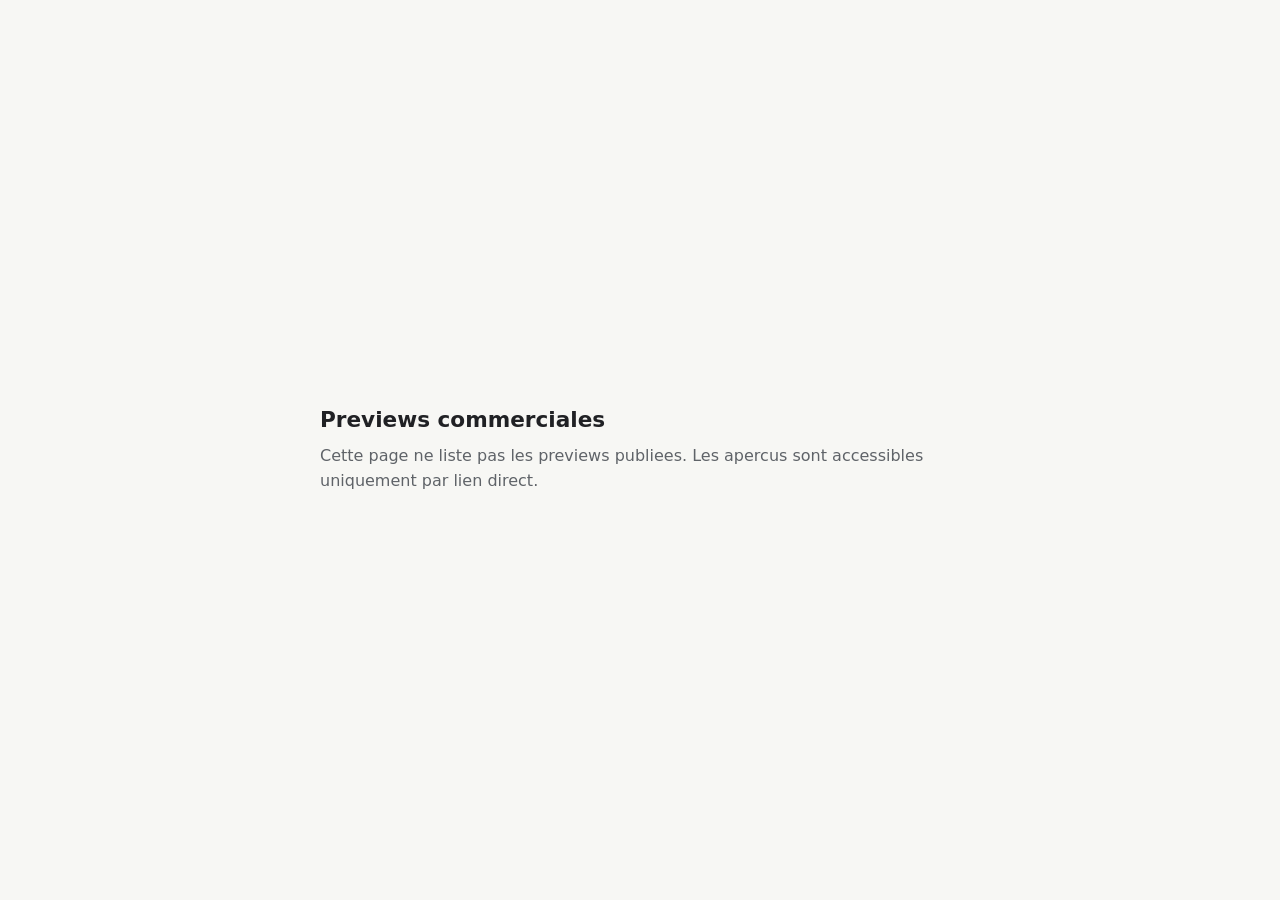
<file: docs/index.html>
<!doctype html>
<html lang="fr">
  <head>
    <meta charset="utf-8">
    <meta name="viewport" content="width=device-width, initial-scale=1">
    <meta name="robots" content="noindex, nofollow">
    <title>Previews commerciales</title>
    <style>
      :root {
        color-scheme: light;
        font-family: system-ui, -apple-system, BlinkMacSystemFont, "Segoe UI", sans-serif;
        color: #202124;
        background: #f7f7f4;
      }

      body {
        margin: 0;
        min-height: 100vh;
        display: grid;
        place-items: center;
      }

      main {
        width: min(640px, calc(100% - 40px));
      }

      h1 {
        margin: 0 0 12px;
        font-size: 1.35rem;
        font-weight: 650;
        letter-spacing: 0;
      }

      p {
        margin: 0;
        color: #5f6368;
        line-height: 1.55;
      }
    </style>
  </head>
  <body>
    <main>
      <h1>Previews commerciales</h1>
      <p>Cette page ne liste pas les previews publiees. Les apercus sont accessibles uniquement par lien direct.</p>
    </main>
  </body>
</html>
</file>
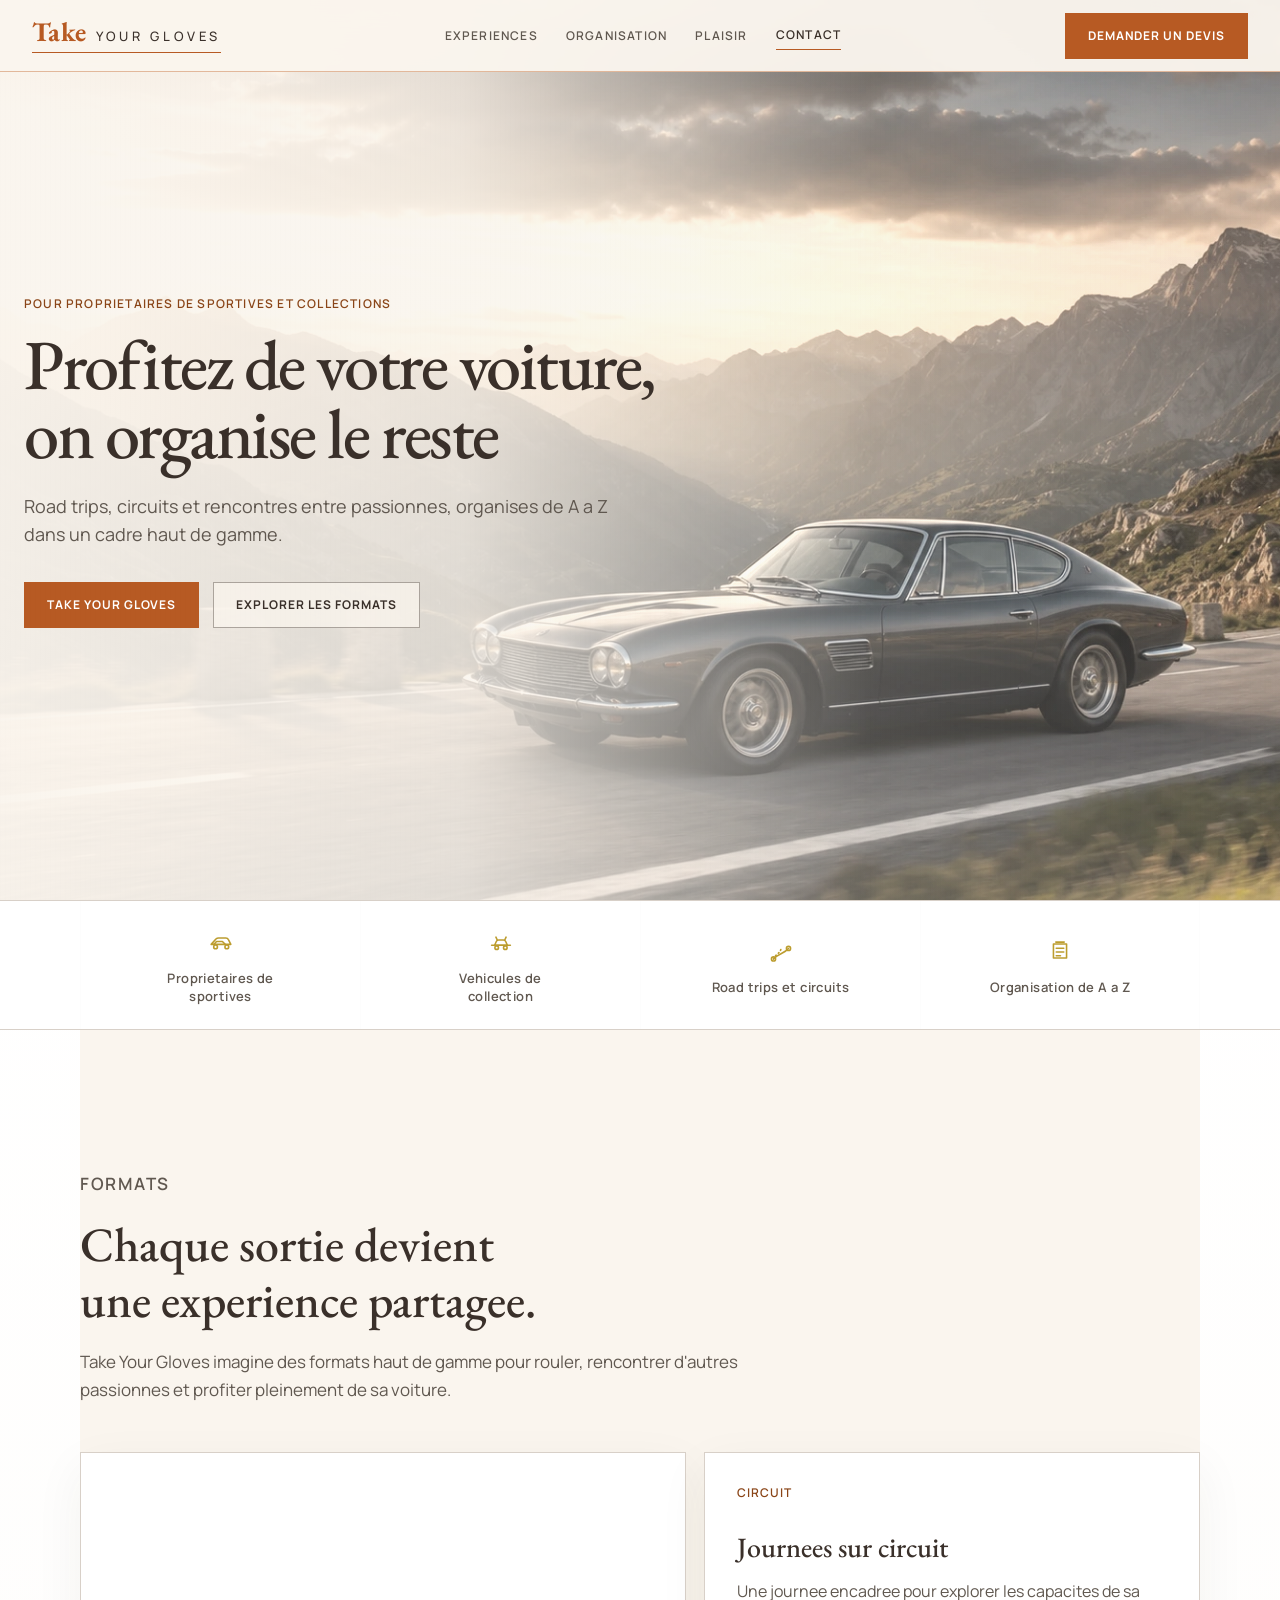
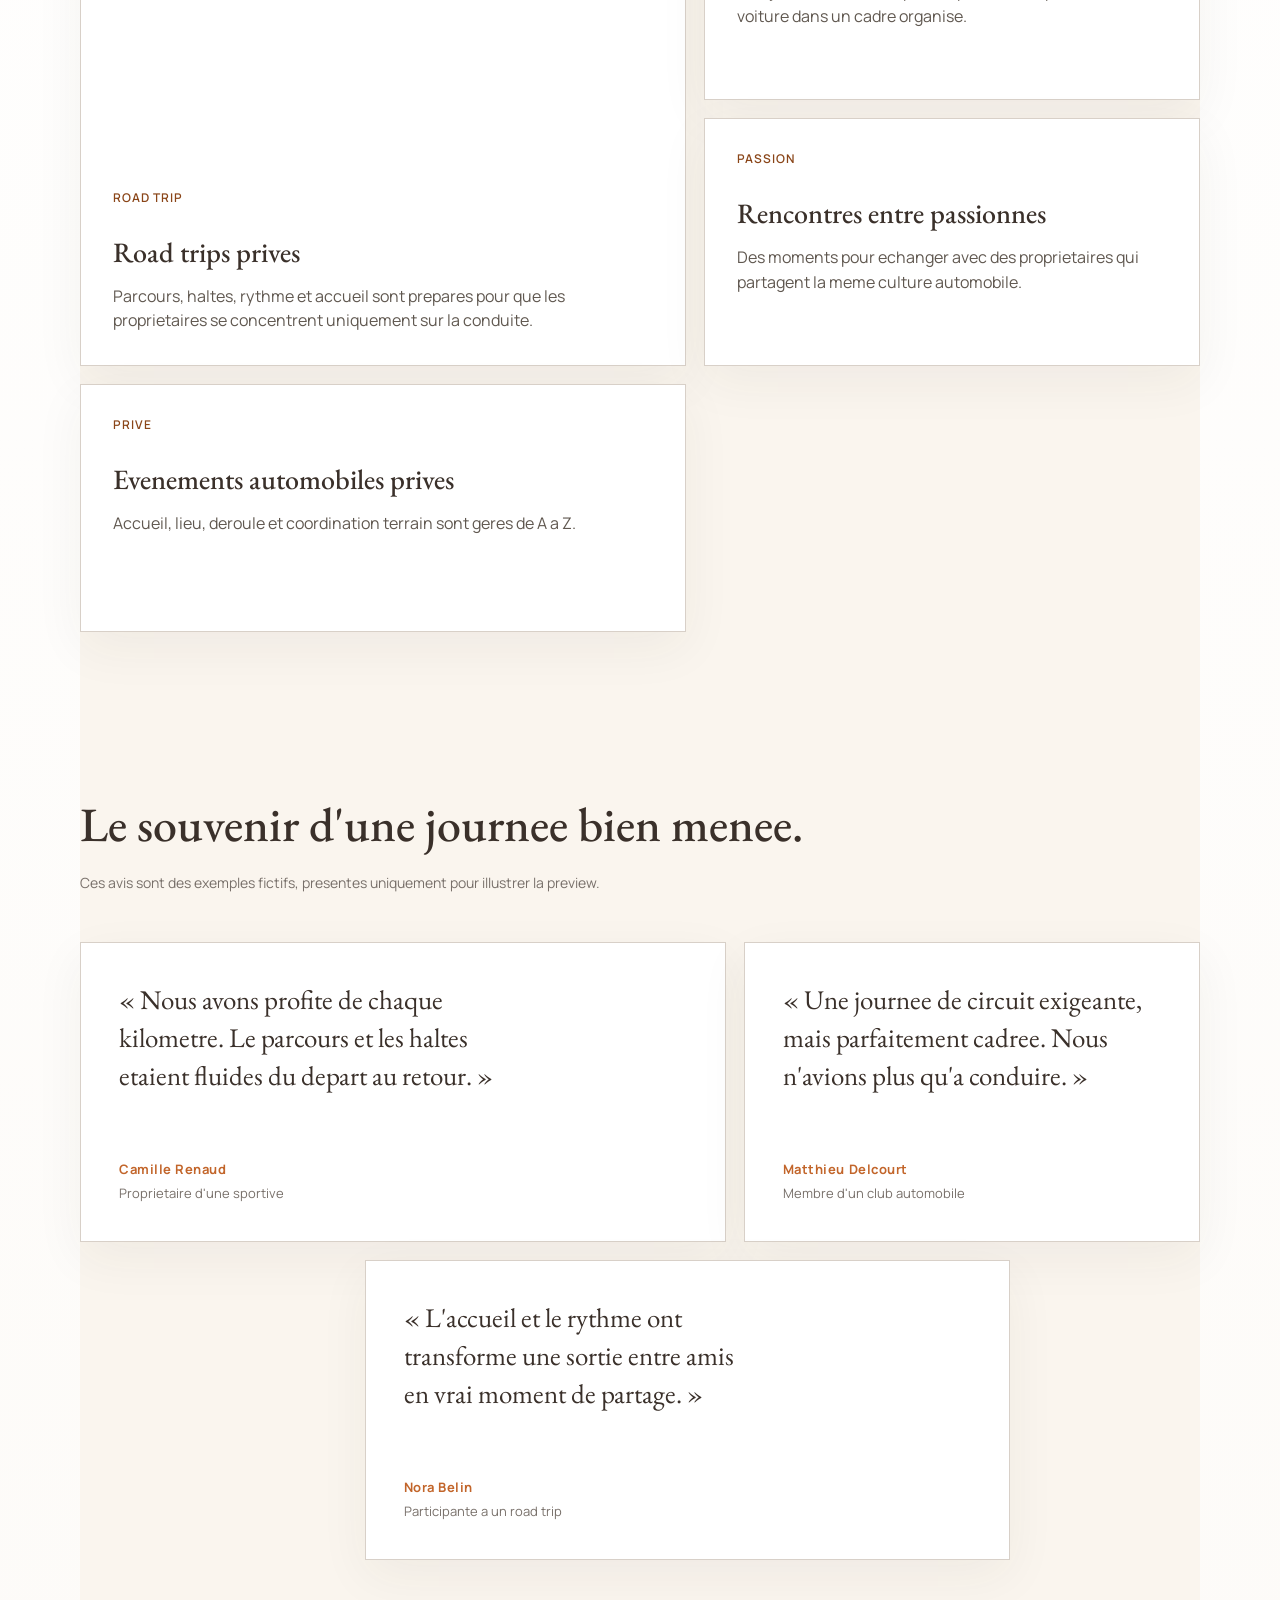
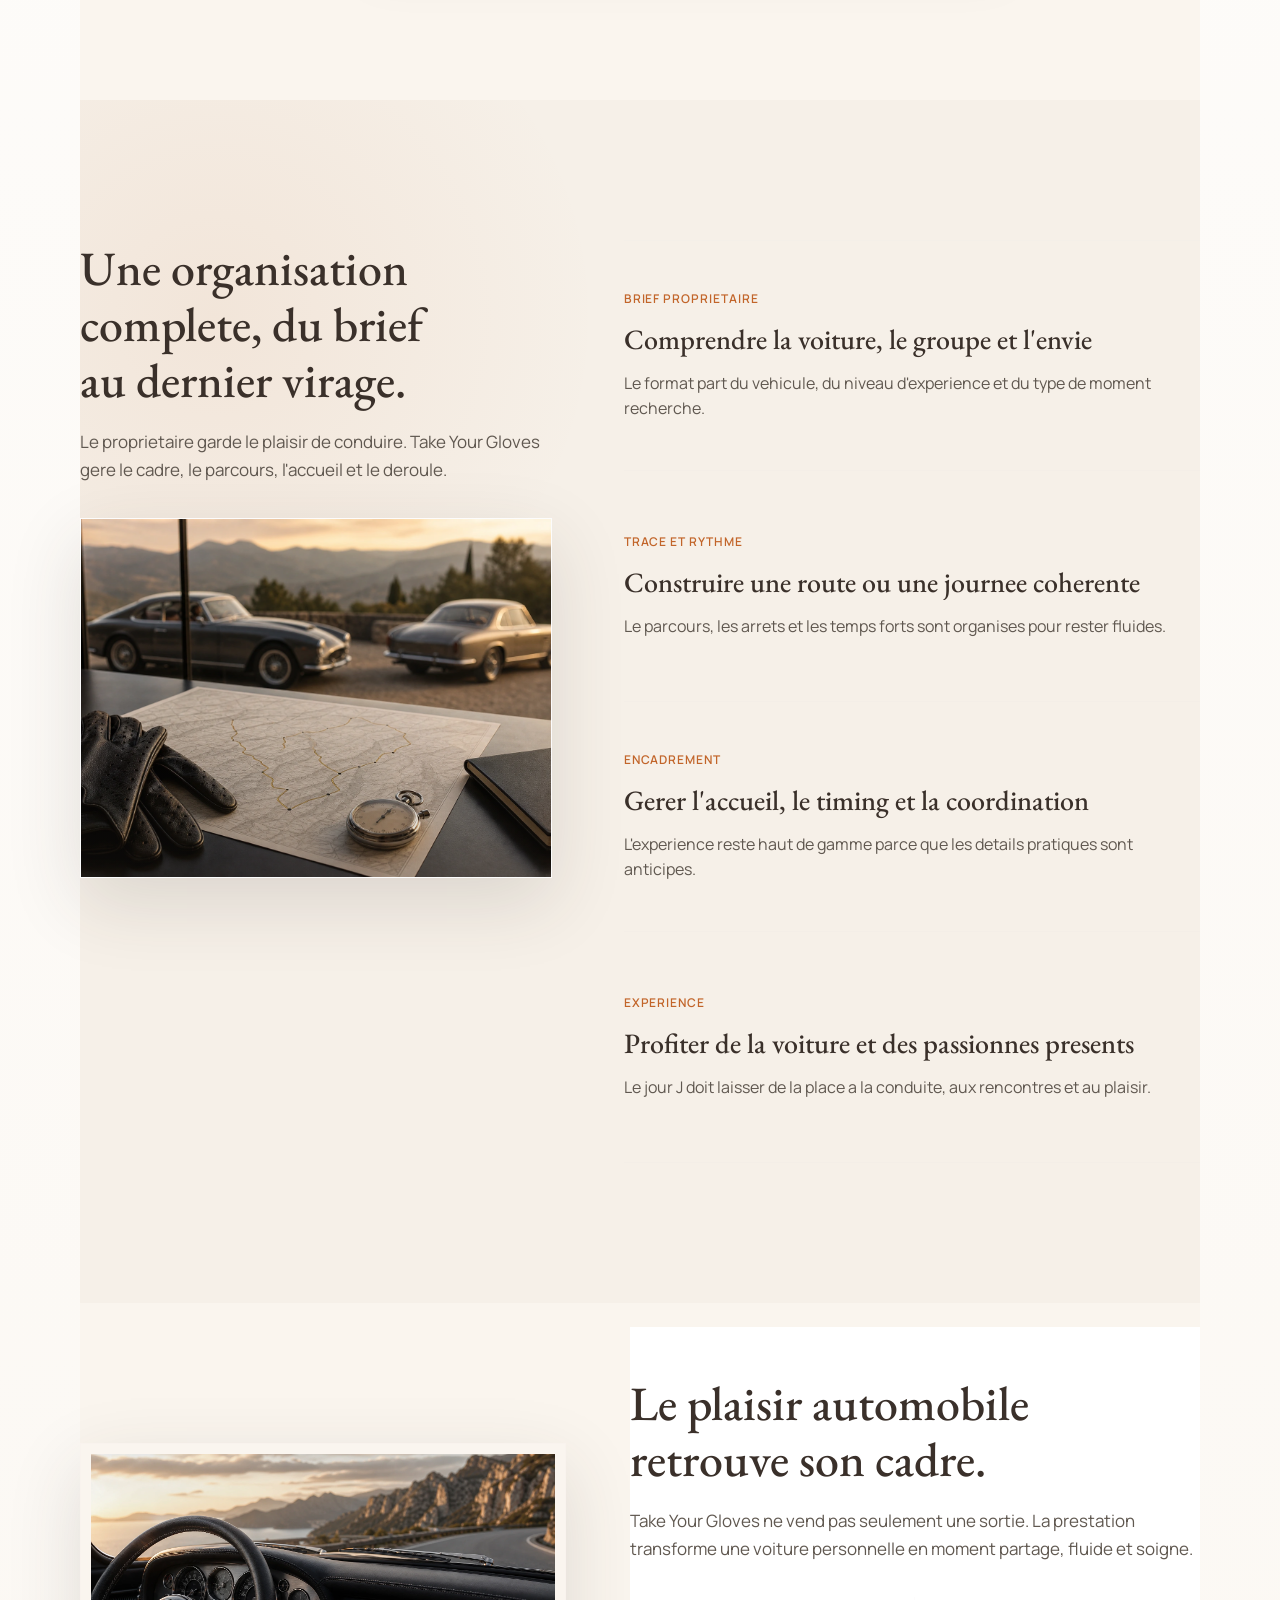
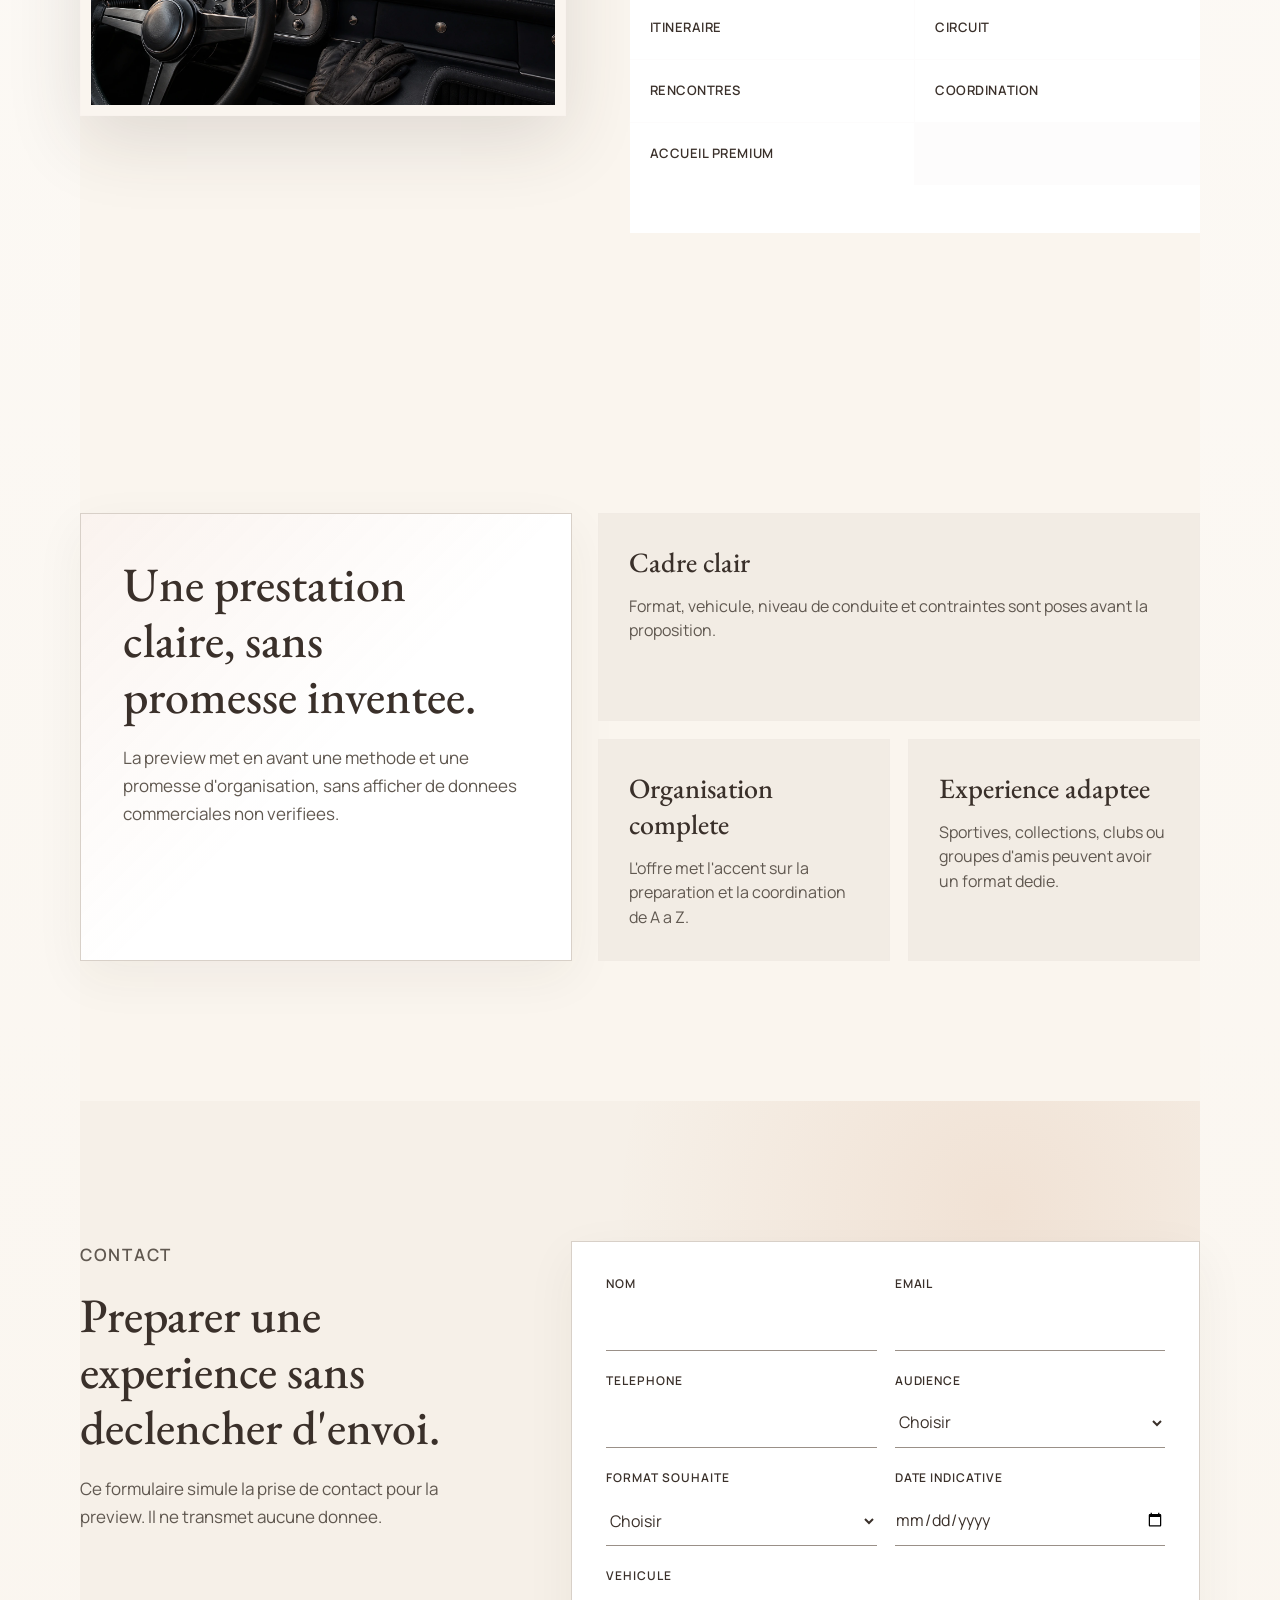
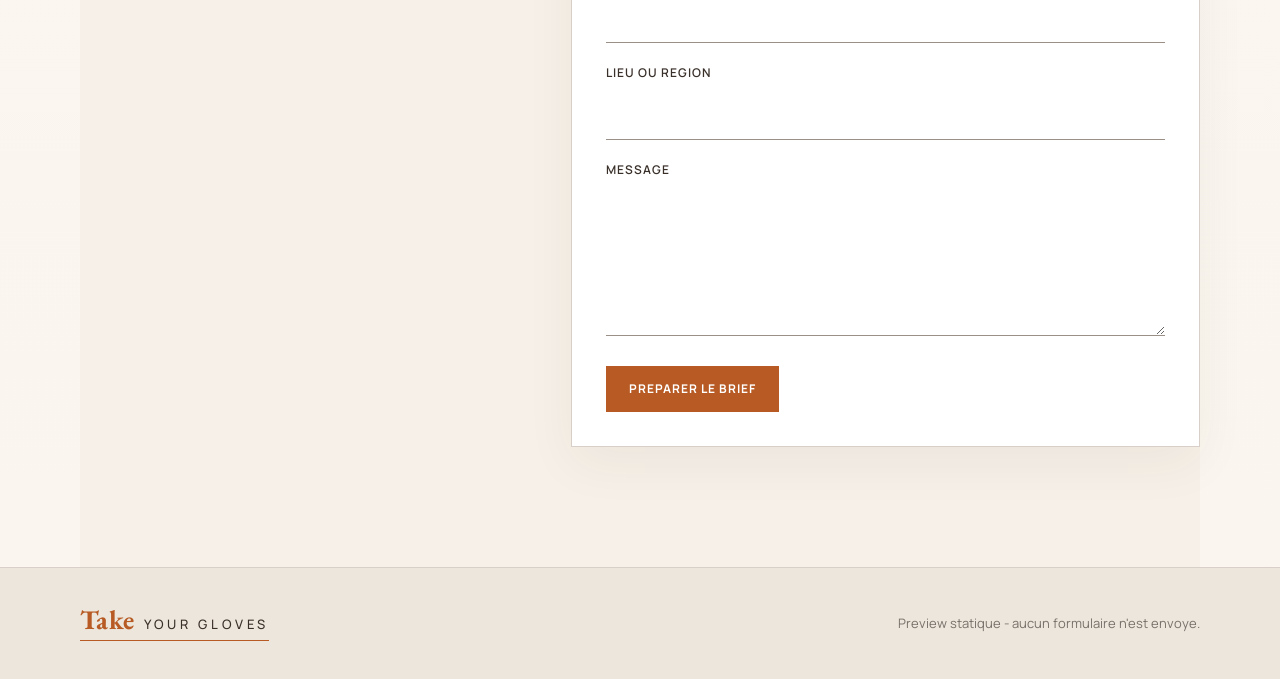
<file: docs/previews/auto-event-2/index.html>
<!doctype html>
<html lang="fr">
  <head>
    <meta charset="utf-8">
    <meta name="viewport" content="width=device-width, initial-scale=1">
    <meta name="theme-color" content="#faf5ee">
    <title>Take Your Gloves - Preview experiences premium</title>
    <meta
      name="description"
      content="Preview statique pour Take Your Gloves : road trips, journees circuit et evenements premium pour proprietaires de sportives et voitures de collection."
    >
    <link rel="preconnect" href="https://fonts.googleapis.com">
    <link rel="preconnect" href="https://fonts.gstatic.com" crossorigin>
    <link
      href="https://fonts.googleapis.com/css2?family=EB+Garamond:wght@500;600;700&family=Manrope:wght@400;500;600;700&display=swap"
      rel="stylesheet"
    >
    <link rel="icon" href='data:image/svg+xml,%3Csvg xmlns="http://www.w3.org/2000/svg" viewBox="0 0 120 120"%3E%3Crect width="120" height="120" fill="%23FAF5EE"/%3E%3Ctext x="60" y="69" text-anchor="middle" font-family="serif" font-size="34" font-weight="700" fill="%23C2652A"%3ETYG%3C/text%3E%3C/svg%3E' type="image/svg+xml">
    <link rel="preload" href="../auto-event/assets/hero-grand-tour.webp" as="image" type="image/webp">
    <link rel="stylesheet" href="./style.css">
  </head>
  <body>
    <a class="skip-link" href="#main">Aller au contenu</a>

    <header class="site-header" data-header>
      <a class="brand" href="#accueil" aria-label="Take Your Gloves">
        <span class="brand-primary">Take</span>
        <span class="brand-secondary">Your Gloves</span>
      </a>

      <button
        class="nav-toggle"
        type="button"
        aria-label="Ouvrir le menu"
        aria-expanded="false"
        aria-controls="navigation"
        data-nav-toggle
      >
        <span aria-hidden="true"></span>
        <span aria-hidden="true"></span>
      </button>

      <nav id="navigation" class="site-nav" aria-label="Navigation principale" data-nav>
        <a href="#formats">Experiences</a>
        <a href="#organisation">Organisation</a>
        <a href="#plaisir">Plaisir</a>
        <a href="#contact">Contact</a>
      </nav>

      <a class="header-cta" href="#contact">Demander un devis</a>
    </header>

    <main id="main">
      <section id="accueil" class="hero reveal-section" aria-labelledby="hero-title" data-reveal-section>
        <img
          class="hero-bg"
          src="../auto-event/assets/hero-grand-tour.webp"
          alt=""
          width="1672"
          height="941"
          fetchpriority="high"
          aria-hidden="true"
        >
        <div class="hero-overlay" aria-hidden="true"></div>

        <div class="hero-inner">
          <p class="eyebrow">Pour proprietaires de sportives et collections</p>
          <h1 id="hero-title">Profitez de votre voiture, on organise le reste</h1>
          <p class="hero-text">
            Road trips, circuits et rencontres entre passionnes, organises de A a Z dans un cadre haut de gamme.
          </p>
          <div class="hero-actions" aria-label="Actions principales">
            <a class="button button-primary" href="#contact">
              <span>Take Your Gloves</span>
            </a>
            <a class="button button-secondary" href="#formats">
              <span>Explorer les formats</span>
            </a>
          </div>
        </div>
      </section>

      <section class="proof-strip reveal-section" aria-label="Cadre de la preview" data-reveal-section>
        <div class="proof-inner">
          <span class="proof-item">
            <img class="proof-icon" src="../auto-event/assets/icon-sportive.svg" alt="" width="30" height="30" aria-hidden="true">
            <span class="proof-label">Proprietaires de sportives</span>
          </span>
          <span class="proof-item">
            <img class="proof-icon" src="../auto-event/assets/icon-collection.svg" alt="" width="30" height="30" aria-hidden="true">
            <span class="proof-label">Vehicules de collection</span>
          </span>
          <span class="proof-item">
            <img class="proof-icon" src="../auto-event/assets/icon-route.svg" alt="" width="30" height="30" aria-hidden="true">
            <span class="proof-label">Road trips et circuits</span>
          </span>
          <span class="proof-item">
            <img class="proof-icon" src="../auto-event/assets/icon-organisation.svg" alt="" width="30" height="30" aria-hidden="true">
            <span class="proof-label">Organisation de A a Z</span>
          </span>
        </div>
      </section>

      <section id="formats" class="section formats reveal-section" aria-labelledby="formats-title" data-reveal-section>
        <div class="section-copy">
          <p class="section-kicker">Formats</p>
          <h2 id="formats-title">Chaque sortie devient une experience partagee.</h2>
          <p>
            Take Your Gloves imagine des formats haut de gamme pour rouler,
            rencontrer d'autres passionnes et profiter pleinement de sa voiture.
          </p>
        </div>

        <div class="format-grid">
          <article class="format-card format-card-large" data-reveal-item>
            <span class="card-index">Road trip</span>
            <h3>Road trips prives</h3>
            <p>
              Parcours, haltes, rythme et accueil sont prepares pour que les proprietaires
              se concentrent uniquement sur la conduite.
            </p>
          </article>

          <article class="format-card" data-reveal-item>
            <span class="card-index">Circuit</span>
            <h3>Journees sur circuit</h3>
            <p>
              Une journee encadree pour explorer les capacites de sa voiture dans un cadre organise.
            </p>
          </article>

          <article class="format-card" data-reveal-item>
            <span class="card-index">Passion</span>
            <h3>Rencontres entre passionnes</h3>
            <p>
              Des moments pour echanger avec des proprietaires qui partagent la meme culture automobile.
            </p>
          </article>

          <article class="format-card format-card-dark" data-reveal-item>
            <span class="card-index">Prive</span>
            <h3>Evenements automobiles prives</h3>
            <p>
              Accueil, lieu, deroule et coordination terrain sont geres de A a Z.
            </p>
          </article>
        </div>
      </section>

      <section id="avis" class="section testimonials reveal-section" aria-labelledby="testimonials-title" data-reveal-section>
        <div class="testimonials-heading">
          <h2 id="testimonials-title">Le souvenir d'une journee bien menee.</h2>
          <p>Ces avis sont des exemples fictifs, presentes uniquement pour illustrer la preview.</p>
        </div>

        <div class="testimonial-grid">
          <figure class="testimonial-card" data-reveal-item>
            <blockquote>
              <p>« Nous avons profite de chaque kilometre. Le parcours et les haltes etaient fluides du depart au retour. »</p>
            </blockquote>
            <figcaption>
              <strong>Camille Renaud</strong>
              <span>Proprietaire d'une sportive</span>
            </figcaption>
          </figure>

          <figure class="testimonial-card testimonial-card-accent" data-reveal-item>
            <blockquote>
              <p>« Une journee de circuit exigeante, mais parfaitement cadree. Nous n'avions plus qu'a conduire. »</p>
            </blockquote>
            <figcaption>
              <strong>Matthieu Delcourt</strong>
              <span>Membre d'un club automobile</span>
            </figcaption>
          </figure>

          <figure class="testimonial-card" data-reveal-item>
            <blockquote>
              <p>« L'accueil et le rythme ont transforme une sortie entre amis en vrai moment de partage. »</p>
            </blockquote>
            <figcaption>
              <strong>Nora Belin</strong>
              <span>Participante a un road trip</span>
            </figcaption>
          </figure>
        </div>
      </section>

      <section id="organisation" class="section journey reveal-section" aria-labelledby="journey-title" data-reveal-section>
        <div class="journey-heading">
          <div class="journey-heading-inner">
            <h2 id="journey-title">Une organisation complete, du brief au dernier virage.</h2>
            <p>
              Le proprietaire garde le plaisir de conduire. Take Your Gloves gere le cadre,
              le parcours, l'accueil et le deroule.
            </p>
            <figure class="journey-visual">
              <img
                src="../auto-event/assets/organisation-route-brief.webp"
                alt="Carte d'itineraire, gants de conduite et voitures de collection en arriere-plan"
                width="1586"
                height="992"
                loading="lazy"
              >
            </figure>
          </div>
        </div>

        <div class="journey-list">
          <article data-reveal-item>
            <span>Brief proprietaire</span>
            <h3>Comprendre la voiture, le groupe et l'envie</h3>
            <p>Le format part du vehicule, du niveau d'experience et du type de moment recherche.</p>
          </article>
          <article data-reveal-item>
            <span>Trace et rythme</span>
            <h3>Construire une route ou une journee coherente</h3>
            <p>Le parcours, les arrets et les temps forts sont organises pour rester fluides.</p>
          </article>
          <article data-reveal-item>
            <span>Encadrement</span>
            <h3>Gerer l'accueil, le timing et la coordination</h3>
            <p>L'experience reste haut de gamme parce que les details pratiques sont anticipes.</p>
          </article>
          <article data-reveal-item>
            <span>Experience</span>
            <h3>Profiter de la voiture et des passionnes presents</h3>
            <p>Le jour J doit laisser de la place a la conduite, aux rencontres et au plaisir.</p>
          </article>
        </div>
      </section>

      <section id="plaisir" class="editorial reveal-section" aria-labelledby="editorial-title" data-reveal-section>
        <figure class="editorial-media" data-reveal-item>
          <img
            src="../auto-event/assets/interior-detail.webp"
            alt="Volant, instrumentation et gants dans un interieur automobile premium"
            width="1672"
            height="941"
            loading="lazy"
          >
        </figure>

        <div class="editorial-copy" data-reveal-item>
          <h2 id="editorial-title">Le plaisir automobile retrouve son cadre.</h2>
          <p>
            Take Your Gloves ne vend pas seulement une sortie. La prestation transforme
            une voiture personnelle en moment partage, fluide et soigne.
          </p>
          <div class="deliverables" aria-label="Elements de l'experience">
            <span>Itineraire</span>
            <span>Circuit</span>
            <span>Rencontres</span>
            <span>Coordination</span>
            <span>Accueil premium</span>
          </div>
        </div>
      </section>

      <section class="section trust reveal-section" aria-labelledby="trust-title" data-reveal-section>
        <div class="trust-panel" data-reveal-item>
          <h2 id="trust-title">Une prestation claire, sans promesse inventee.</h2>
          <p>
            La preview met en avant une methode et une promesse d'organisation, sans afficher
            de donnees commerciales non verifiees.
          </p>
        </div>

        <div class="trust-grid">
          <article data-reveal-item>
            <h3>Cadre clair</h3>
            <p>Format, vehicule, niveau de conduite et contraintes sont poses avant la proposition.</p>
          </article>
          <article data-reveal-item>
            <h3>Organisation complete</h3>
            <p>L'offre met l'accent sur la preparation et la coordination de A a Z.</p>
          </article>
          <article data-reveal-item>
            <h3>Experience adaptee</h3>
            <p>Sportives, collections, clubs ou groupes d'amis peuvent avoir un format dedie.</p>
          </article>
        </div>
      </section>

      <section id="contact" class="section contact reveal-section" aria-labelledby="contact-title" data-reveal-section>
        <div class="contact-copy" data-reveal-item>
          <p class="section-kicker">Contact</p>
          <h2 id="contact-title">Preparer une experience sans declencher d'envoi.</h2>
          <p>
            Ce formulaire simule la prise de contact pour la preview. Il ne transmet aucune donnee.
          </p>
        </div>

        <form class="contact-form" action="#" method="post" data-contact-form data-reveal-item>
          <div class="field">
            <label for="name">Nom</label>
            <input id="name" name="name" type="text" autocomplete="name">
          </div>

          <div class="field">
            <label for="email">Email</label>
            <input id="email" name="email" type="email" autocomplete="email" spellcheck="false">
          </div>

          <div class="field">
            <label for="phone">Telephone</label>
            <input id="phone" name="phone" type="tel" autocomplete="tel" inputmode="tel">
          </div>

          <div class="field">
            <label for="audience">Audience</label>
            <select id="audience" name="audience" autocomplete="off">
              <option value="">Choisir</option>
              <option>Proprietaire</option>
              <option>Groupe d'amis</option>
              <option>Club automobile</option>
              <option>Autre</option>
            </select>
          </div>

          <div class="field">
            <label for="format">Format souhaite</label>
            <select id="format" name="format" autocomplete="off">
              <option value="">Choisir</option>
              <option>Road trip</option>
              <option>Journee circuit</option>
              <option>Rencontre passionnes</option>
              <option>Evenement prive</option>
              <option>Autre</option>
            </select>
          </div>

          <div class="field">
            <label for="event-date">Date indicative</label>
            <input id="event-date" name="event-date" type="date" autocomplete="off">
          </div>

          <div class="field field-wide">
            <label for="vehicle">Vehicule</label>
            <input id="vehicle" name="vehicle" type="text" autocomplete="off">
          </div>

          <div class="field field-wide">
            <label for="region">Lieu ou region</label>
            <input id="region" name="region" type="text" autocomplete="address-level2">
          </div>

          <div class="field field-wide">
            <label for="message">Message</label>
            <textarea id="message" name="message" rows="5" autocomplete="off"></textarea>
          </div>

          <div class="form-actions">
            <button class="button button-primary" type="submit">Preparer le brief</button>
            <p class="form-status" aria-live="polite" data-form-status></p>
          </div>
        </form>
      </section>
    </main>

    <footer class="site-footer">
      <a class="brand footer-brand" href="#accueil" aria-label="Take Your Gloves">
        <span class="brand-primary">Take</span>
        <span class="brand-secondary">Your Gloves</span>
      </a>
      <p>Preview statique - aucun formulaire n'est envoye.</p>
    </footer>

    <script src="./index.js" defer></script>
  </body>
</html>
</file>
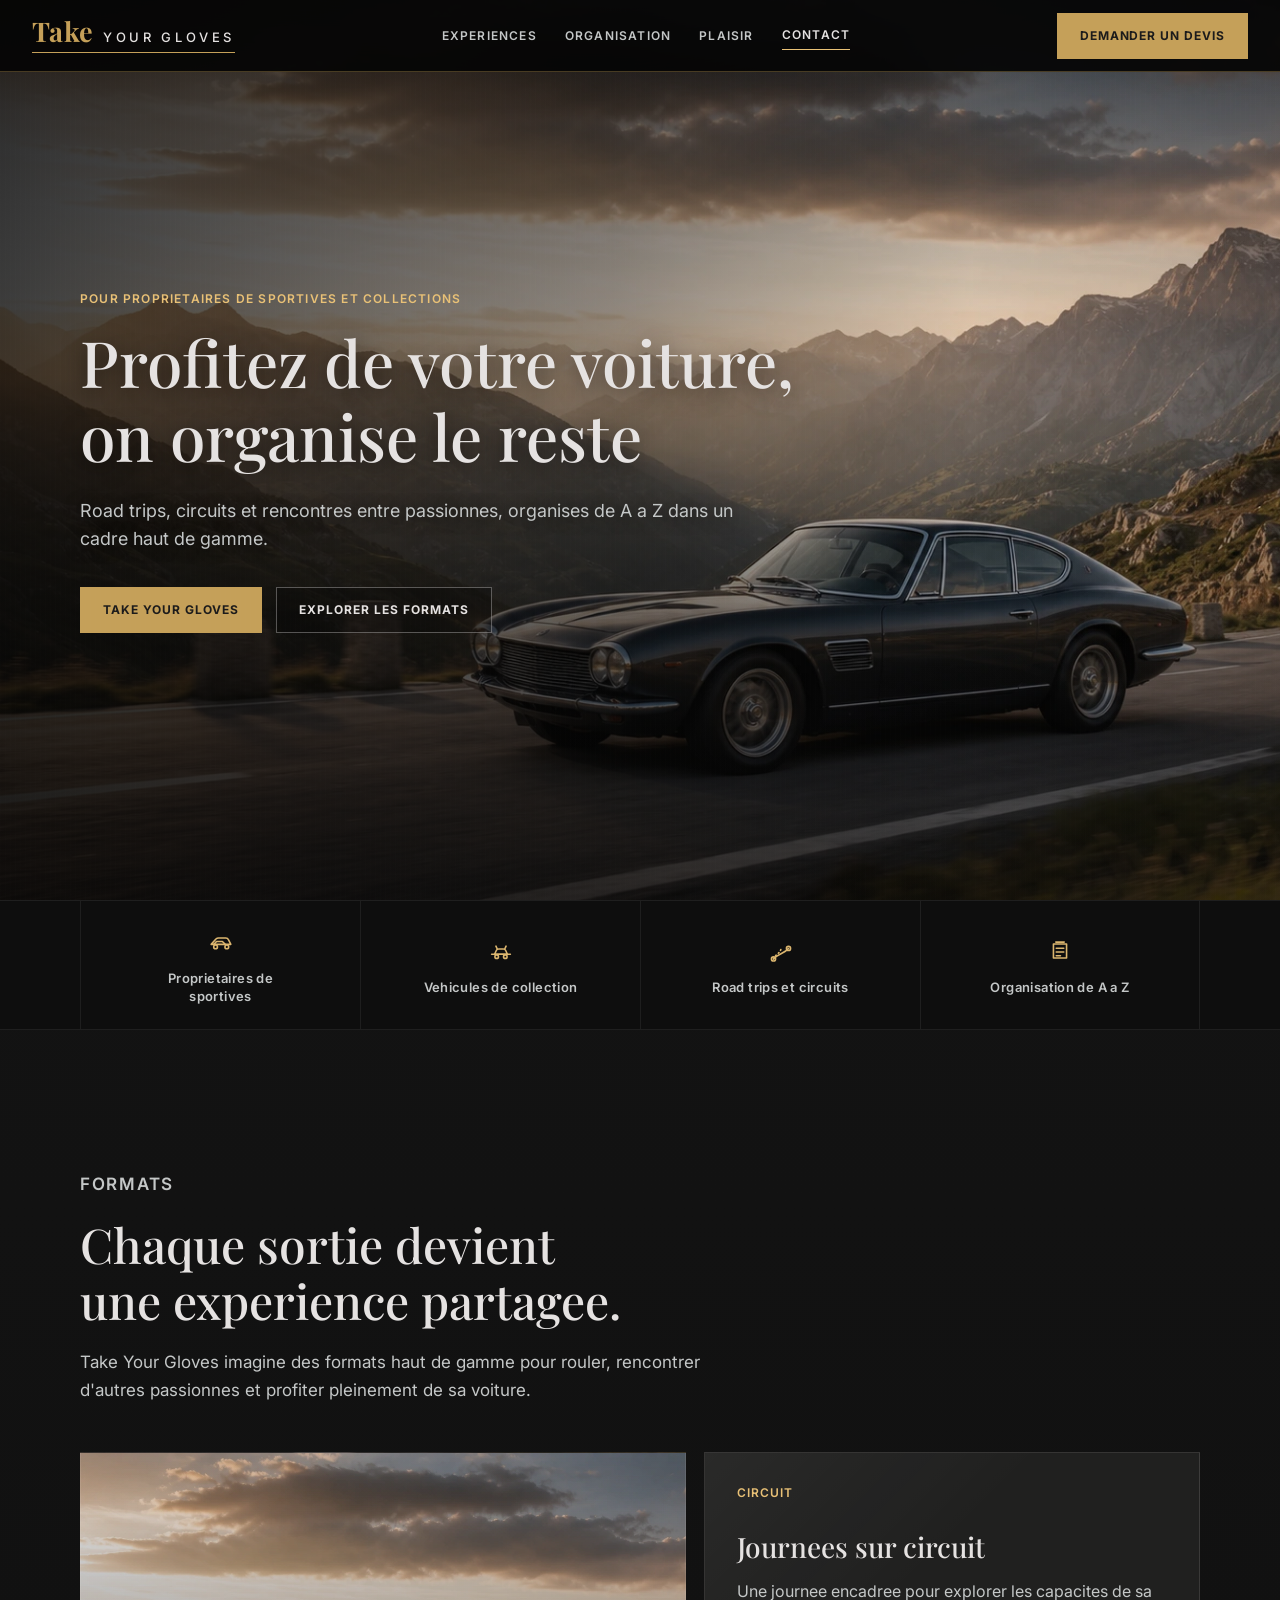
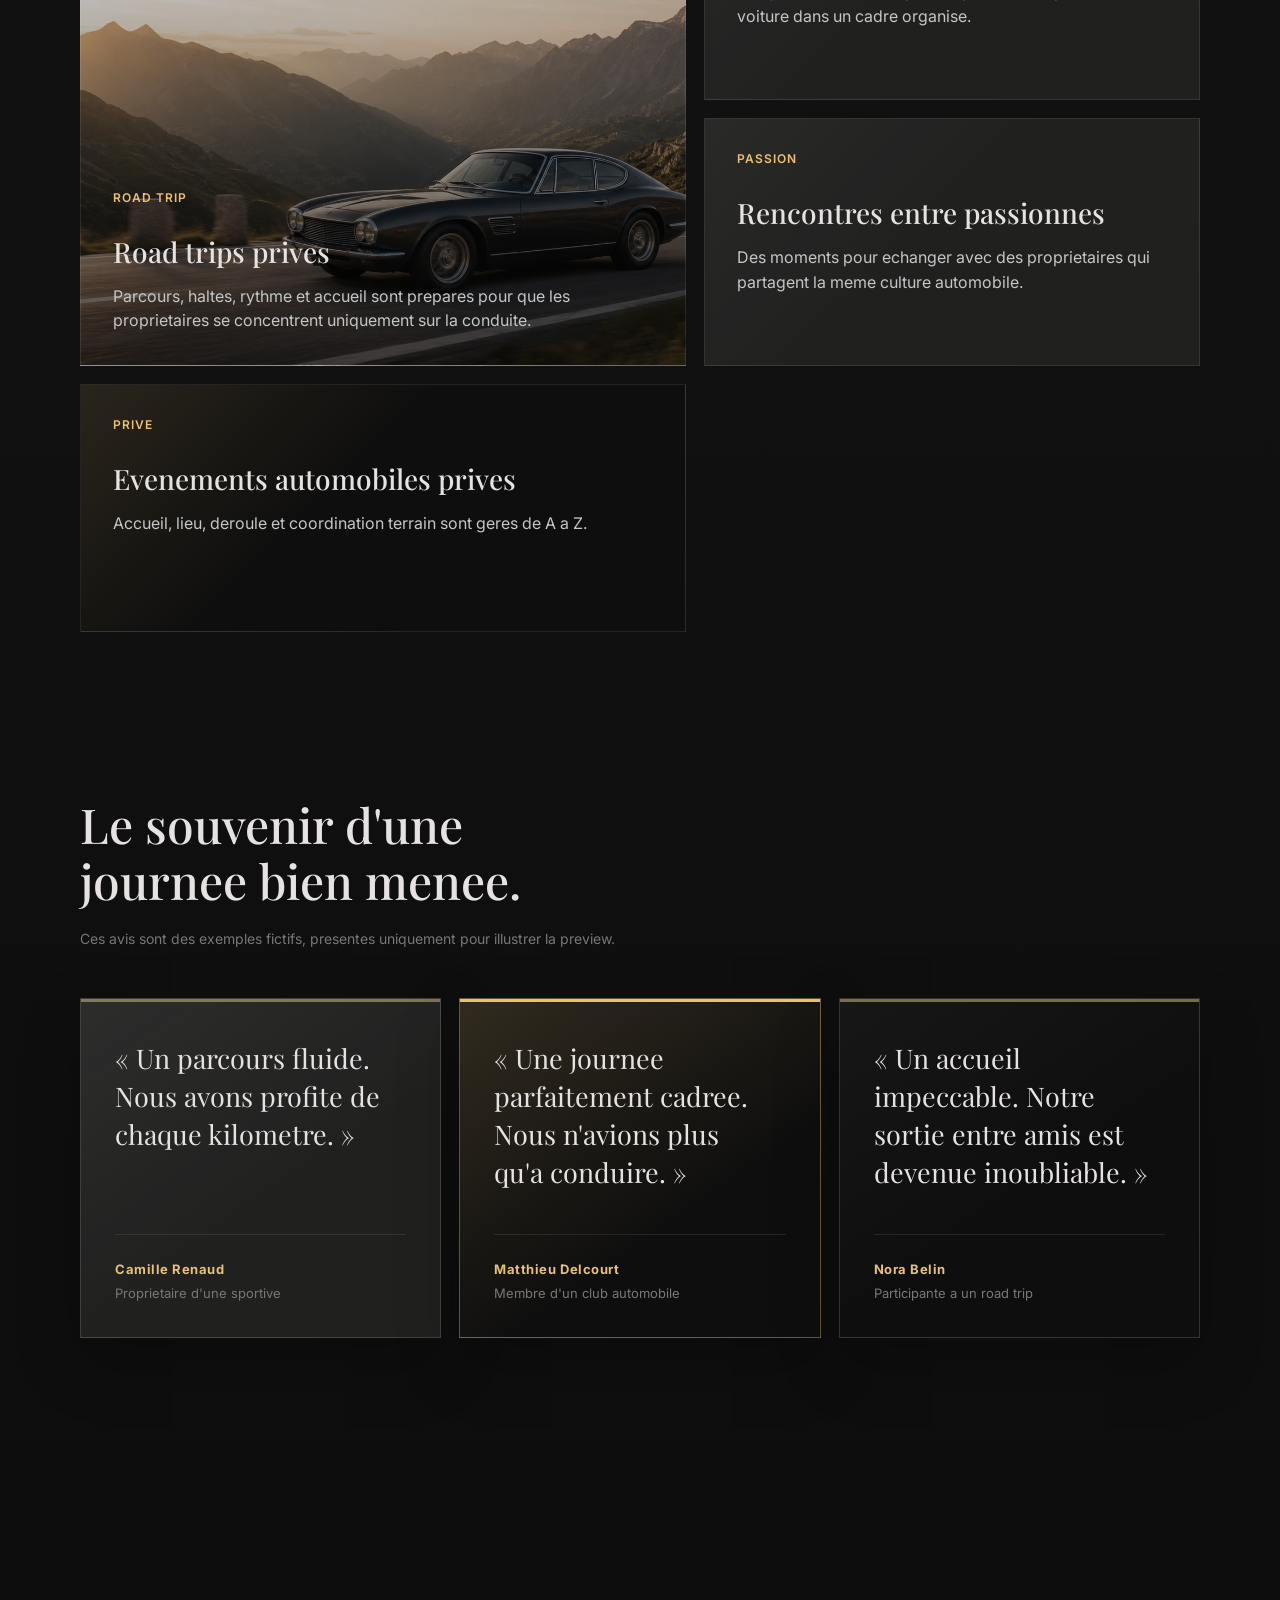
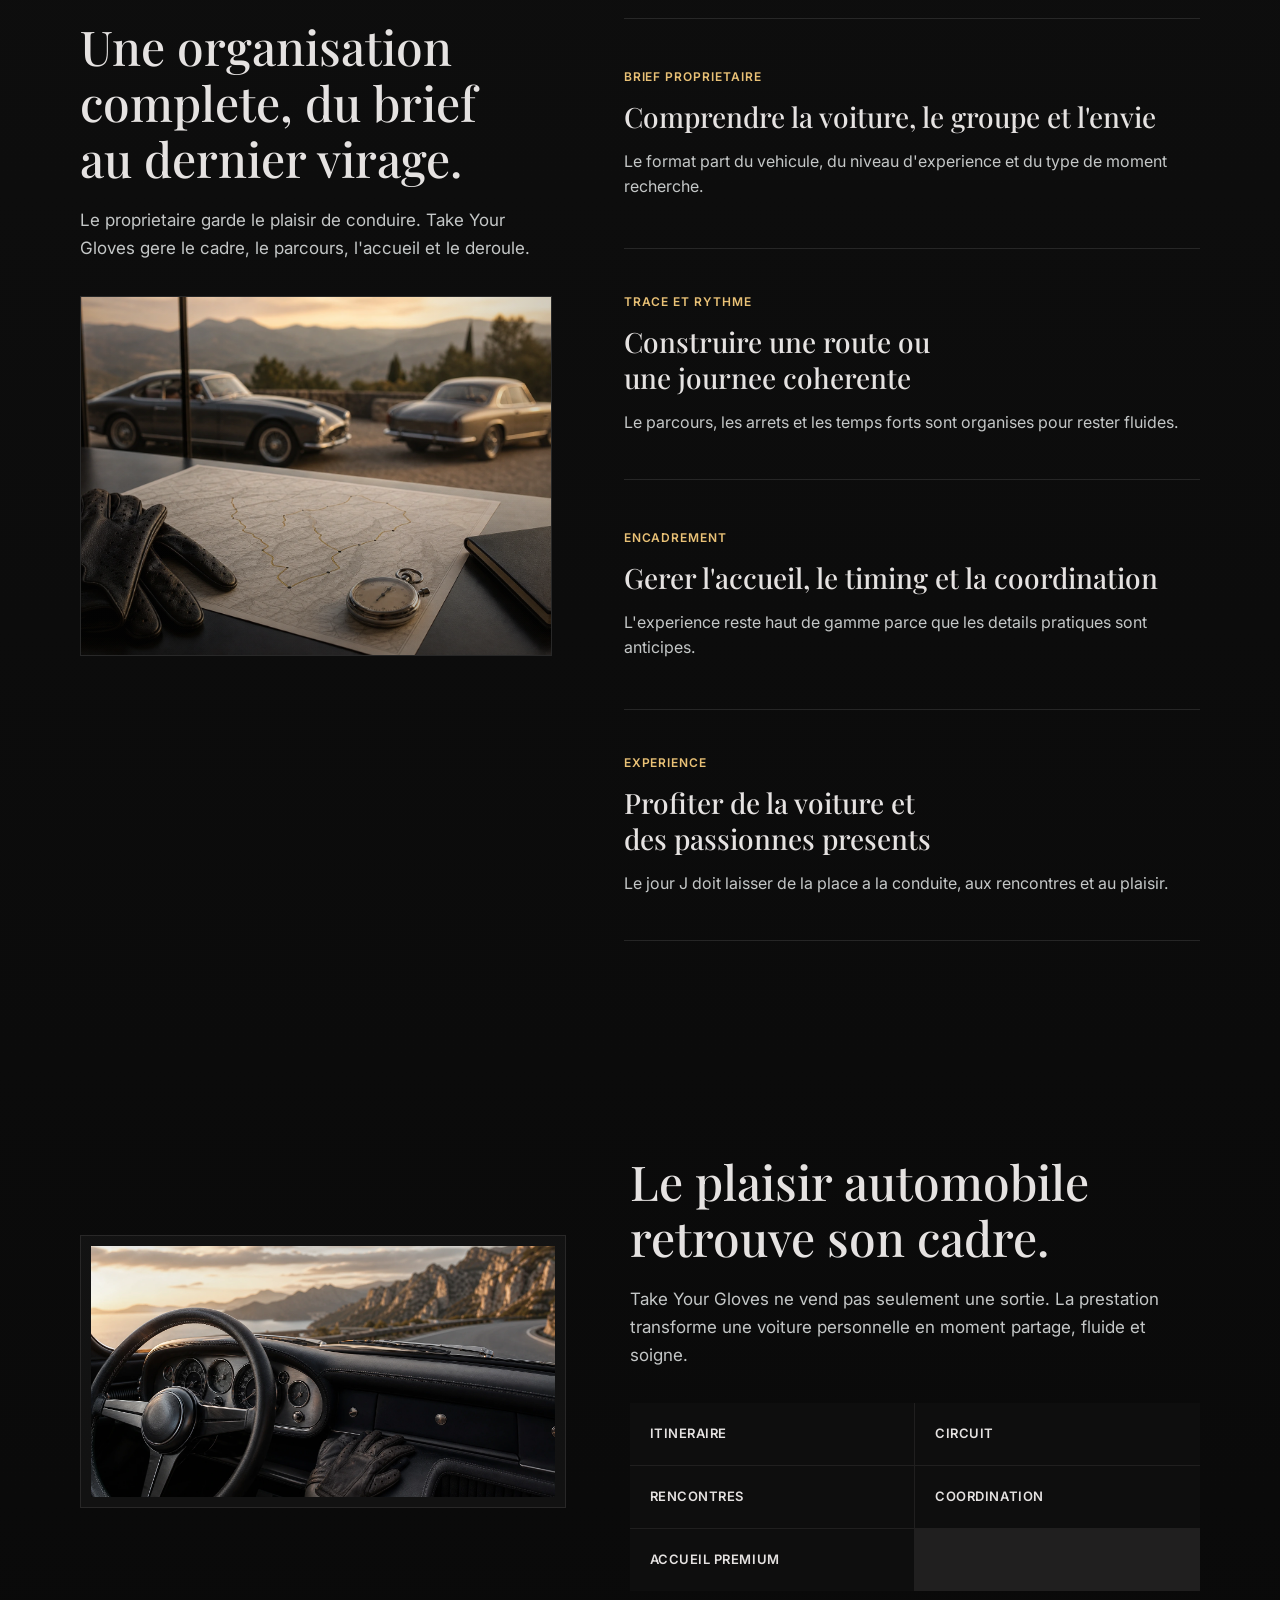
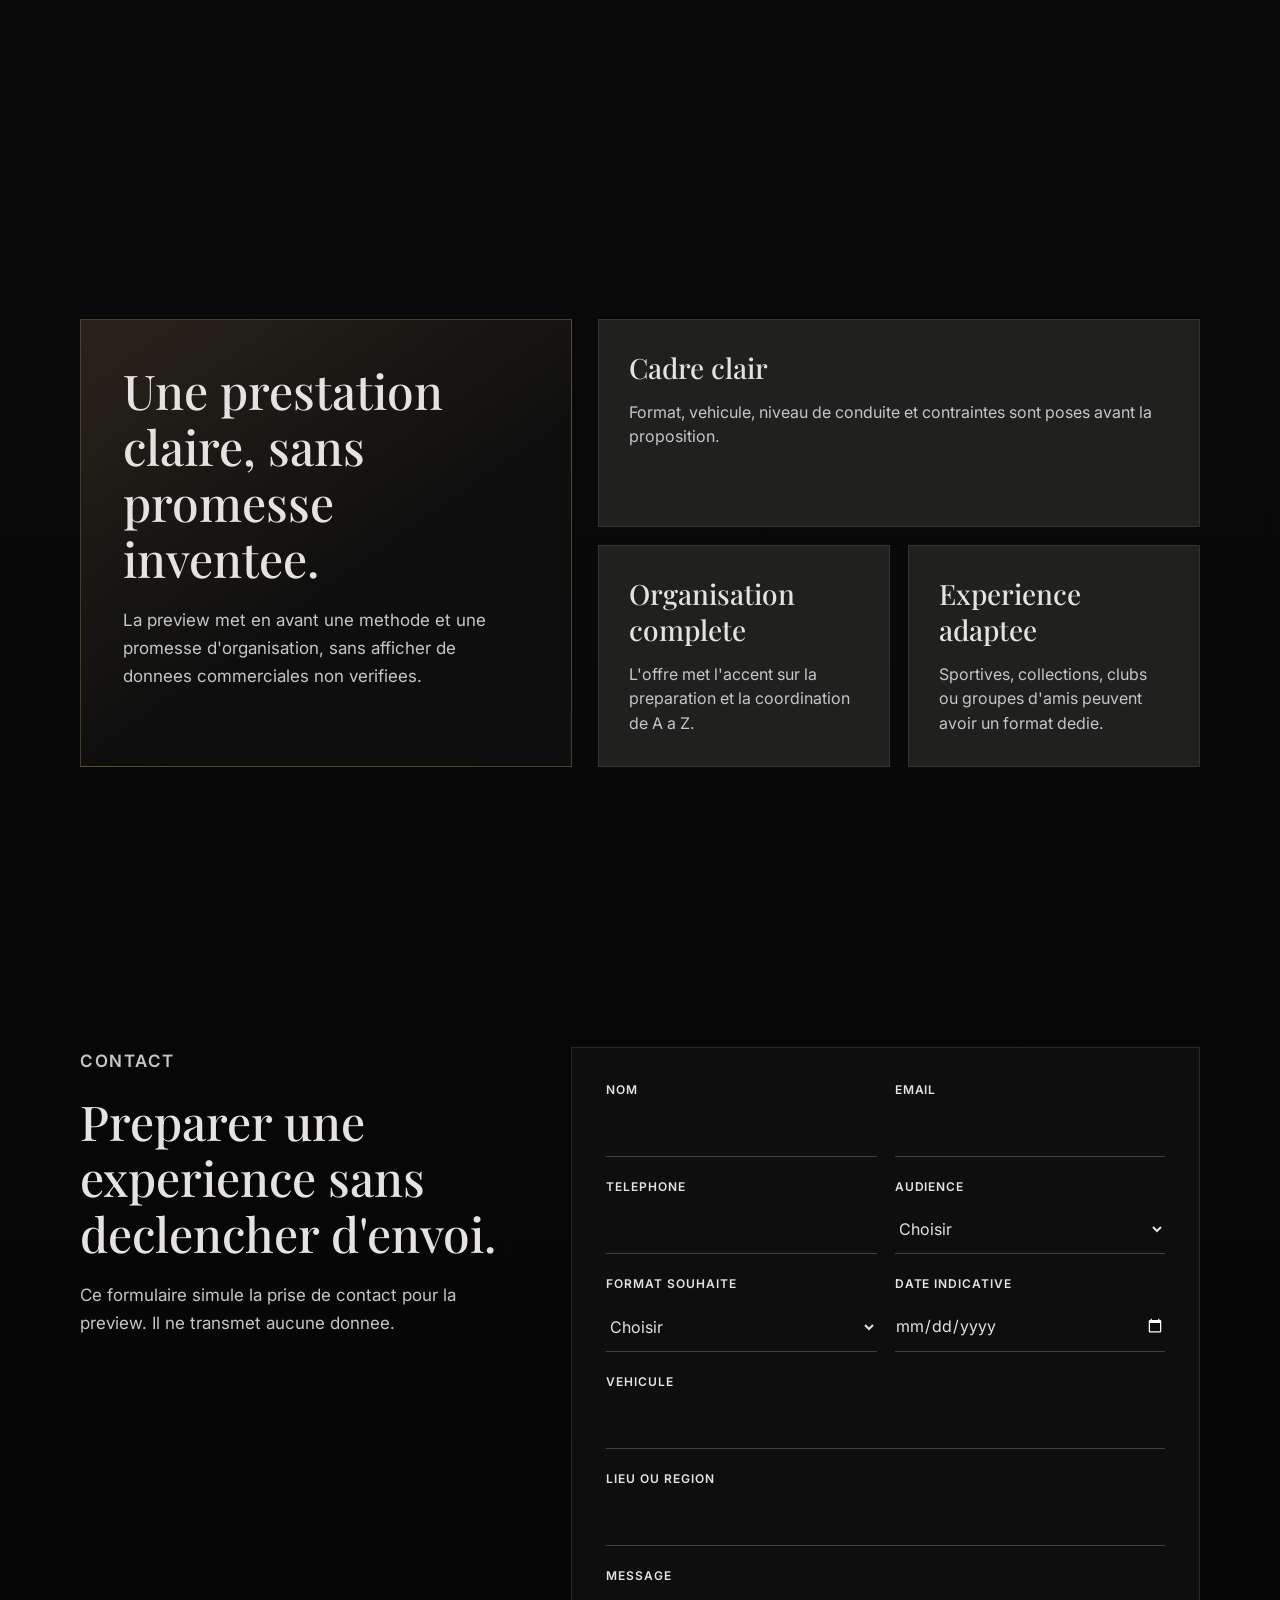
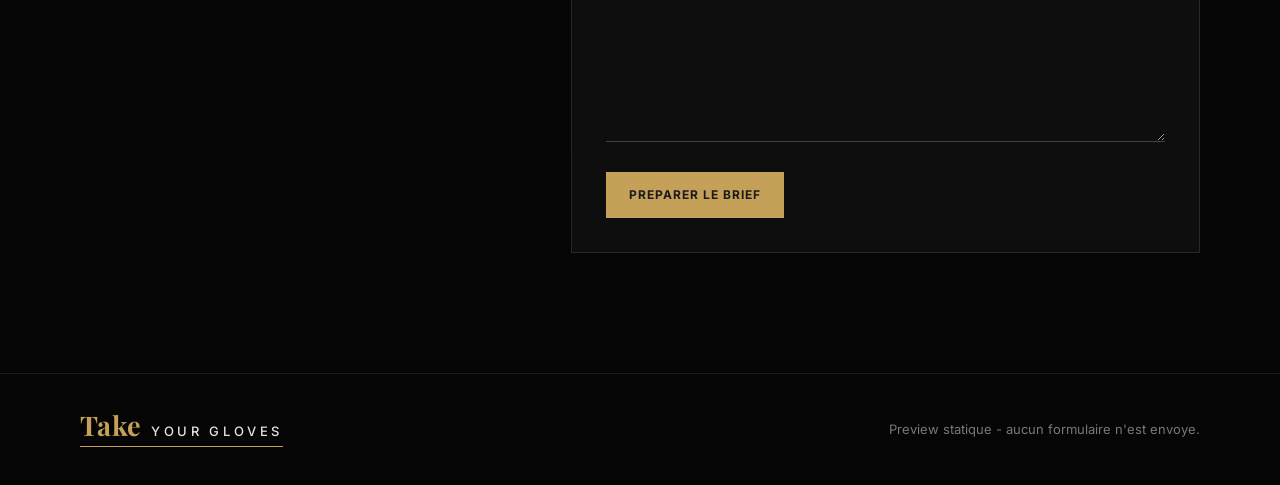
<file: docs/previews/auto-event/index.html>
<!doctype html>
<html lang="fr">
  <head>
    <meta charset="utf-8">
    <meta name="viewport" content="width=device-width, initial-scale=1">
    <meta name="theme-color" content="#050505">
    <title>Take Your Gloves - Preview experiences premium</title>
    <meta
      name="description"
      content="Preview statique pour Take Your Gloves : road trips, journees circuit et evenements premium pour proprietaires de sportives et voitures de collection."
    >
    <link rel="preconnect" href="https://fonts.googleapis.com">
    <link rel="preconnect" href="https://fonts.gstatic.com" crossorigin>
    <link
      href="https://fonts.googleapis.com/css2?family=Inter:wght@400;500;600;700&family=Playfair+Display:wght@500;600;700&display=swap"
      rel="stylesheet"
    >
    <link rel="icon" href='data:image/svg+xml,%3Csvg xmlns="http://www.w3.org/2000/svg" viewBox="0 0 120 120"%3E%3Crect width="120" height="120" fill="%23050505"/%3E%3Ctext x="60" y="69" text-anchor="middle" font-family="serif" font-size="34" font-weight="700" fill="%23C5A059"%3ETYG%3C/text%3E%3C/svg%3E' type="image/svg+xml">
    <link rel="preload" href="./assets/hero-grand-tour.webp" as="image" type="image/webp">
    <link rel="stylesheet" href="./style.css">
  </head>
  <body>
    <a class="skip-link" href="#main">Aller au contenu</a>

    <header class="site-header" data-header>
      <a class="brand" href="#accueil" aria-label="Take Your Gloves">
        <span class="brand-primary">Take</span>
        <span class="brand-secondary">Your Gloves</span>
      </a>

      <button
        class="nav-toggle"
        type="button"
        aria-label="Ouvrir le menu"
        aria-expanded="false"
        aria-controls="navigation"
        data-nav-toggle
      >
        <span aria-hidden="true"></span>
        <span aria-hidden="true"></span>
      </button>

      <nav id="navigation" class="site-nav" aria-label="Navigation principale" data-nav>
        <a href="#formats">Experiences</a>
        <a href="#organisation">Organisation</a>
        <a href="#plaisir">Plaisir</a>
        <a href="#contact">Contact</a>
      </nav>

      <a class="header-cta" href="#contact">Demander un devis</a>
    </header>

    <main id="main">
      <section id="accueil" class="hero reveal-section" aria-labelledby="hero-title" data-reveal-section>
        <img
          class="hero-bg"
          src="./assets/hero-grand-tour.webp"
          alt=""
          width="1672"
          height="941"
          fetchpriority="high"
          aria-hidden="true"
        >
        <div class="hero-overlay" aria-hidden="true"></div>

        <div class="hero-inner">
          <p class="eyebrow">Pour proprietaires de sportives et collections</p>
          <h1 id="hero-title">Profitez de votre voiture, on organise le reste</h1>
          <p class="hero-text">
            Road trips, circuits et rencontres entre passionnes, organises de A a Z dans un cadre haut de gamme.
          </p>
          <div class="hero-actions" aria-label="Actions principales">
            <a class="button button-primary" href="#contact">
              <span>Take Your Gloves</span>
            </a>
            <a class="button button-secondary" href="#formats">
              <span>Explorer les formats</span>
            </a>
          </div>
        </div>
      </section>

      <section class="proof-strip reveal-section" aria-label="Cadre de la preview" data-reveal-section>
        <div class="proof-inner">
          <span class="proof-item">
            <img class="proof-icon" src="./assets/icon-sportive.svg" alt="" width="30" height="30" aria-hidden="true">
            <span class="proof-label">Proprietaires de sportives</span>
          </span>
          <span class="proof-item">
            <img class="proof-icon" src="./assets/icon-collection.svg" alt="" width="30" height="30" aria-hidden="true">
            <span class="proof-label">Vehicules de collection</span>
          </span>
          <span class="proof-item">
            <img class="proof-icon" src="./assets/icon-route.svg" alt="" width="30" height="30" aria-hidden="true">
            <span class="proof-label">Road trips et circuits</span>
          </span>
          <span class="proof-item">
            <img class="proof-icon" src="./assets/icon-organisation.svg" alt="" width="30" height="30" aria-hidden="true">
            <span class="proof-label">Organisation de A a Z</span>
          </span>
        </div>
      </section>

      <section id="formats" class="section formats reveal-section" aria-labelledby="formats-title" data-reveal-section>
        <div class="section-copy">
          <p class="section-kicker">Formats</p>
          <h2 id="formats-title">Chaque sortie devient une experience partagee.</h2>
          <p>
            Take Your Gloves imagine des formats haut de gamme pour rouler,
            rencontrer d'autres passionnes et profiter pleinement de sa voiture.
          </p>
        </div>

        <div class="format-grid">
          <article class="format-card format-card-large" data-reveal-item>
            <span class="card-index">Road trip</span>
            <h3>Road trips prives</h3>
            <p>
              Parcours, haltes, rythme et accueil sont prepares pour que les proprietaires
              se concentrent uniquement sur la conduite.
            </p>
          </article>

          <article class="format-card" data-reveal-item>
            <span class="card-index">Circuit</span>
            <h3>Journees sur circuit</h3>
            <p>
              Une journee encadree pour explorer les capacites de sa voiture dans un cadre organise.
            </p>
          </article>

          <article class="format-card" data-reveal-item>
            <span class="card-index">Passion</span>
            <h3>Rencontres entre passionnes</h3>
            <p>
              Des moments pour echanger avec des proprietaires qui partagent la meme culture automobile.
            </p>
          </article>

          <article class="format-card format-card-dark" data-reveal-item>
            <span class="card-index">Prive</span>
            <h3>Evenements automobiles prives</h3>
            <p>
              Accueil, lieu, deroule et coordination terrain sont geres de A a Z.
            </p>
          </article>
        </div>
      </section>

      <section id="avis" class="section testimonials reveal-section" aria-labelledby="testimonials-title" data-reveal-section>
        <div class="testimonials-heading">
          <h2 id="testimonials-title">Le souvenir d'une journee bien menee.</h2>
          <p>Ces avis sont des exemples fictifs, presentes uniquement pour illustrer la preview.</p>
        </div>

        <div class="testimonial-grid">
          <figure class="testimonial-card" data-reveal-item>
            <blockquote>
              <p>« Un parcours fluide. Nous avons profite de chaque kilometre. »</p>
            </blockquote>
            <figcaption>
              <strong>Camille Renaud</strong>
              <span>Proprietaire d'une sportive</span>
            </figcaption>
          </figure>

          <figure class="testimonial-card testimonial-card-accent" data-reveal-item>
            <blockquote>
              <p>« Une journee parfaitement cadree. Nous n'avions plus qu'a conduire. »</p>
            </blockquote>
            <figcaption>
              <strong>Matthieu Delcourt</strong>
              <span>Membre d'un club automobile</span>
            </figcaption>
          </figure>

          <figure class="testimonial-card" data-reveal-item>
            <blockquote>
              <p>« Un accueil impeccable. Notre sortie entre amis est devenue inoubliable. »</p>
            </blockquote>
            <figcaption>
              <strong>Nora Belin</strong>
              <span>Participante a un road trip</span>
            </figcaption>
          </figure>
        </div>
      </section>

      <section id="organisation" class="section journey reveal-section" aria-labelledby="journey-title" data-reveal-section>
        <div class="journey-heading">
          <div class="journey-heading-inner">
            <h2 id="journey-title">Une organisation complete, du brief au dernier virage.</h2>
            <p>
              Le proprietaire garde le plaisir de conduire. Take Your Gloves gere le cadre,
              le parcours, l'accueil et le deroule.
            </p>
            <figure class="journey-visual">
              <img
                src="./assets/organisation-route-brief.webp"
                alt="Carte d'itineraire, gants de conduite et voitures de collection en arriere-plan"
                width="1586"
                height="992"
                loading="lazy"
              >
            </figure>
          </div>
        </div>

        <div class="journey-list">
          <article data-reveal-item>
            <span>Brief proprietaire</span>
            <h3>Comprendre la voiture, le groupe et l'envie</h3>
            <p>Le format part du vehicule, du niveau d'experience et du type de moment recherche.</p>
          </article>
          <article data-reveal-item>
            <span>Trace et rythme</span>
            <h3>Construire une route ou une journee coherente</h3>
            <p>Le parcours, les arrets et les temps forts sont organises pour rester fluides.</p>
          </article>
          <article data-reveal-item>
            <span>Encadrement</span>
            <h3>Gerer l'accueil, le timing et la coordination</h3>
            <p>L'experience reste haut de gamme parce que les details pratiques sont anticipes.</p>
          </article>
          <article data-reveal-item>
            <span>Experience</span>
            <h3>Profiter de la voiture et des passionnes presents</h3>
            <p>Le jour J doit laisser de la place a la conduite, aux rencontres et au plaisir.</p>
          </article>
        </div>
      </section>

      <section id="plaisir" class="editorial reveal-section" aria-labelledby="editorial-title" data-reveal-section>
        <figure class="editorial-media" data-reveal-item>
          <img
            src="./assets/interior-detail.webp"
            alt="Volant, instrumentation et gants dans un interieur automobile premium"
            width="1672"
            height="941"
            loading="lazy"
          >
        </figure>

        <div class="editorial-copy" data-reveal-item>
          <h2 id="editorial-title">Le plaisir automobile retrouve son cadre.</h2>
          <p>
            Take Your Gloves ne vend pas seulement une sortie. La prestation transforme
            une voiture personnelle en moment partage, fluide et soigne.
          </p>
          <div class="deliverables" aria-label="Elements de l'experience">
            <span>Itineraire</span>
            <span>Circuit</span>
            <span>Rencontres</span>
            <span>Coordination</span>
            <span>Accueil premium</span>
          </div>
        </div>
      </section>

      <section class="section trust reveal-section" aria-labelledby="trust-title" data-reveal-section>
        <div class="trust-panel" data-reveal-item>
          <h2 id="trust-title">Une prestation claire, sans promesse inventee.</h2>
          <p>
            La preview met en avant une methode et une promesse d'organisation, sans afficher
            de donnees commerciales non verifiees.
          </p>
        </div>

        <div class="trust-grid">
          <article data-reveal-item>
            <h3>Cadre clair</h3>
            <p>Format, vehicule, niveau de conduite et contraintes sont poses avant la proposition.</p>
          </article>
          <article data-reveal-item>
            <h3>Organisation complete</h3>
            <p>L'offre met l'accent sur la preparation et la coordination de A a Z.</p>
          </article>
          <article data-reveal-item>
            <h3>Experience adaptee</h3>
            <p>Sportives, collections, clubs ou groupes d'amis peuvent avoir un format dedie.</p>
          </article>
        </div>
      </section>

      <section id="contact" class="section contact reveal-section" aria-labelledby="contact-title" data-reveal-section>
        <div class="contact-copy" data-reveal-item>
          <p class="section-kicker">Contact</p>
          <h2 id="contact-title">Preparer une experience sans declencher d'envoi.</h2>
          <p>
            Ce formulaire simule la prise de contact pour la preview. Il ne transmet aucune donnee.
          </p>
        </div>

        <form class="contact-form" action="#" method="post" data-contact-form data-reveal-item>
          <div class="field">
            <label for="name">Nom</label>
            <input id="name" name="name" type="text" autocomplete="name">
          </div>

          <div class="field">
            <label for="email">Email</label>
            <input id="email" name="email" type="email" autocomplete="email" spellcheck="false">
          </div>

          <div class="field">
            <label for="phone">Telephone</label>
            <input id="phone" name="phone" type="tel" autocomplete="tel" inputmode="tel">
          </div>

          <div class="field">
            <label for="audience">Audience</label>
            <select id="audience" name="audience" autocomplete="off">
              <option value="">Choisir</option>
              <option>Proprietaire</option>
              <option>Groupe d'amis</option>
              <option>Club automobile</option>
              <option>Autre</option>
            </select>
          </div>

          <div class="field">
            <label for="format">Format souhaite</label>
            <select id="format" name="format" autocomplete="off">
              <option value="">Choisir</option>
              <option>Road trip</option>
              <option>Journee circuit</option>
              <option>Rencontre passionnes</option>
              <option>Evenement prive</option>
              <option>Autre</option>
            </select>
          </div>

          <div class="field">
            <label for="event-date">Date indicative</label>
            <input id="event-date" name="event-date" type="date" autocomplete="off">
          </div>

          <div class="field field-wide">
            <label for="vehicle">Vehicule</label>
            <input id="vehicle" name="vehicle" type="text" autocomplete="off">
          </div>

          <div class="field field-wide">
            <label for="region">Lieu ou region</label>
            <input id="region" name="region" type="text" autocomplete="address-level2">
          </div>

          <div class="field field-wide">
            <label for="message">Message</label>
            <textarea id="message" name="message" rows="5" autocomplete="off"></textarea>
          </div>

          <div class="form-actions">
            <button class="button button-primary" type="submit">Preparer le brief</button>
            <p class="form-status" aria-live="polite" data-form-status></p>
          </div>
        </form>
      </section>
    </main>

    <footer class="site-footer">
      <a class="brand footer-brand" href="#accueil" aria-label="Take Your Gloves">
        <span class="brand-primary">Take</span>
        <span class="brand-secondary">Your Gloves</span>
      </a>
      <p>Preview statique - aucun formulaire n'est envoye.</p>
    </footer>

    <script src="./index.js" defer></script>
  </body>
</html>
</file>
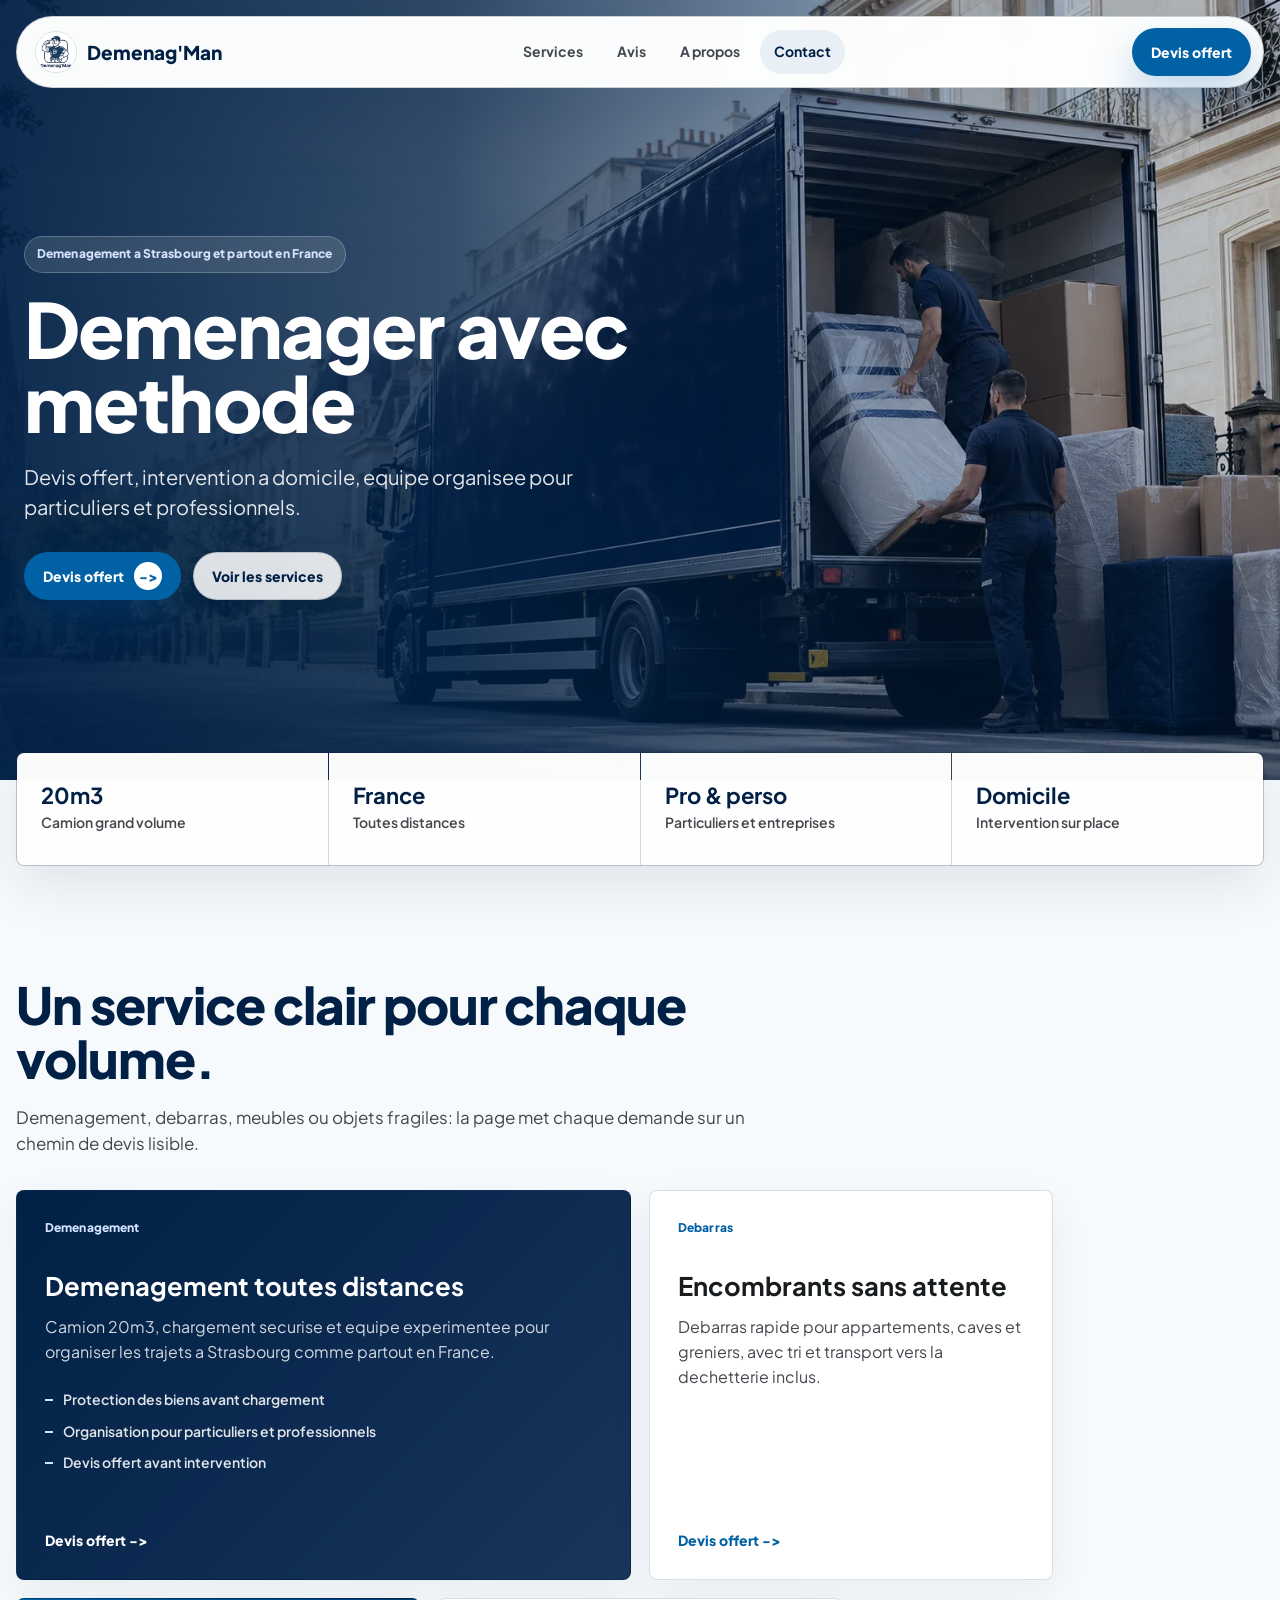
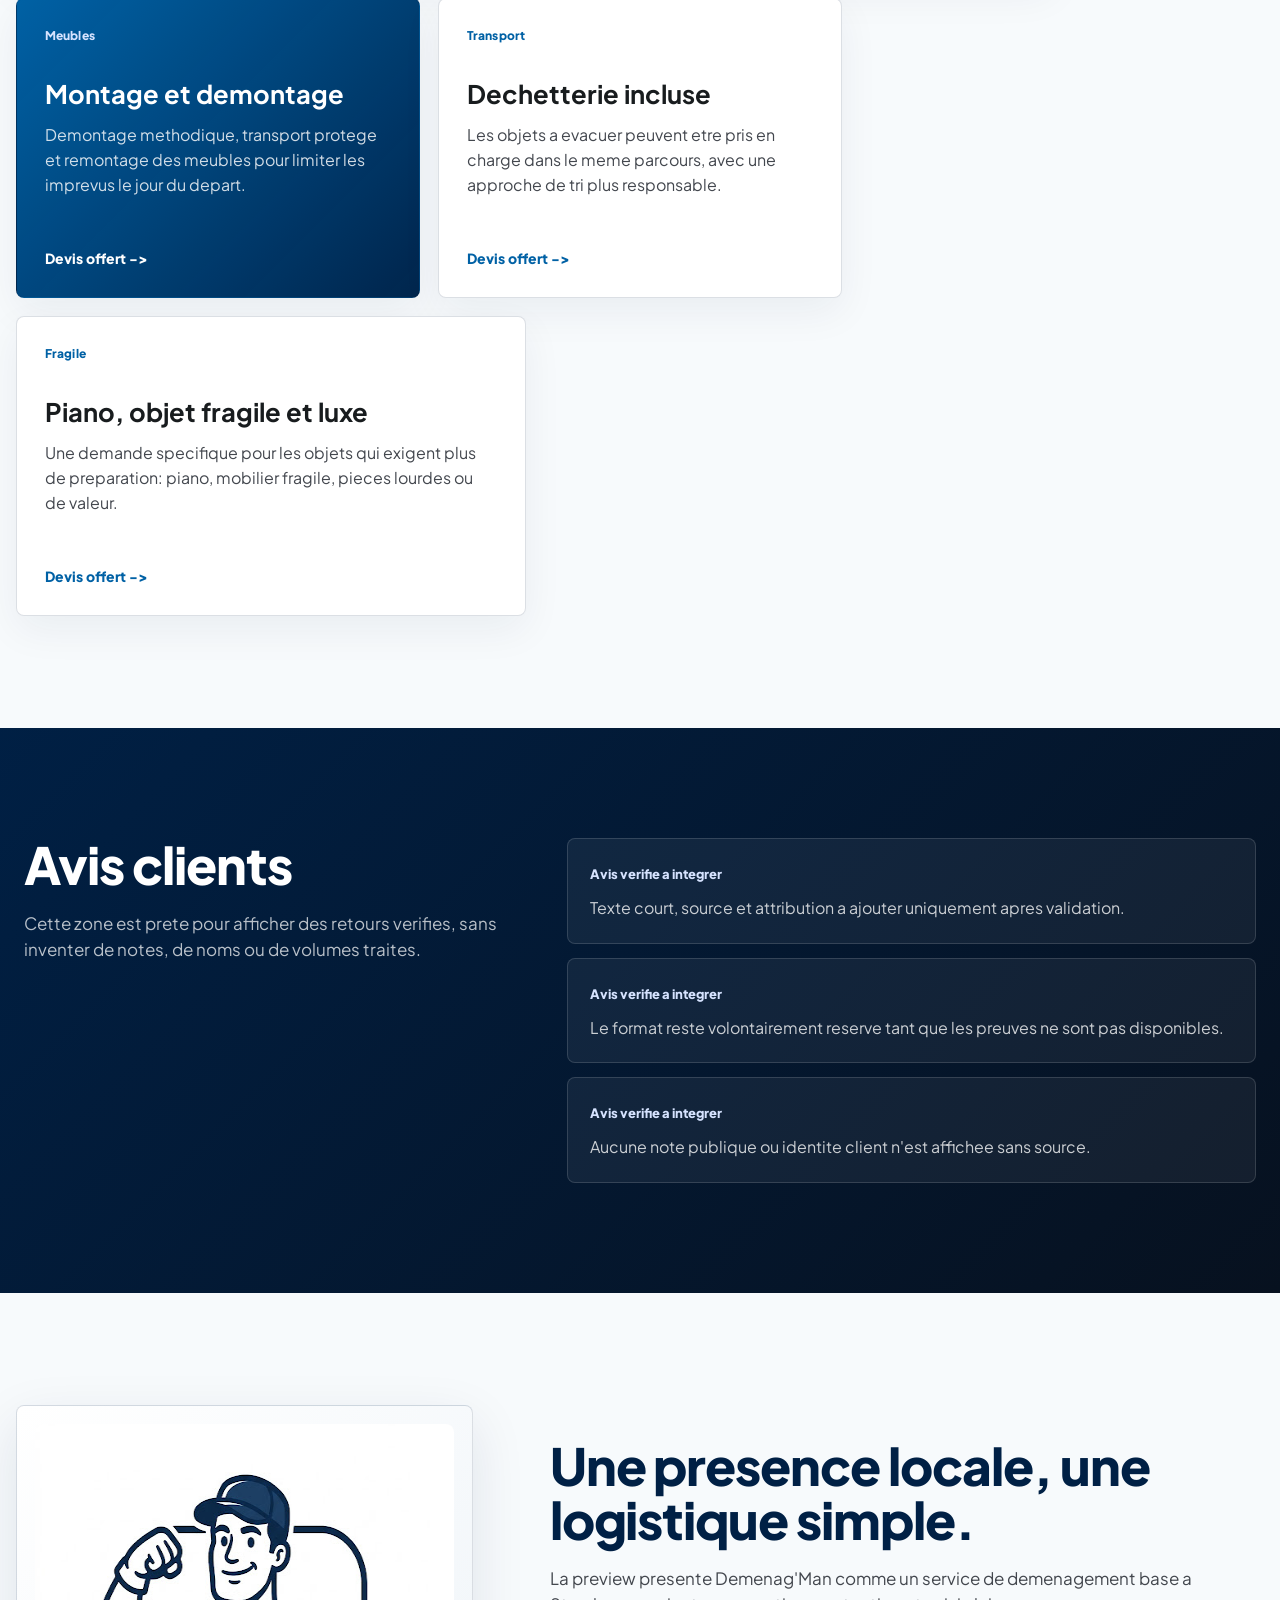
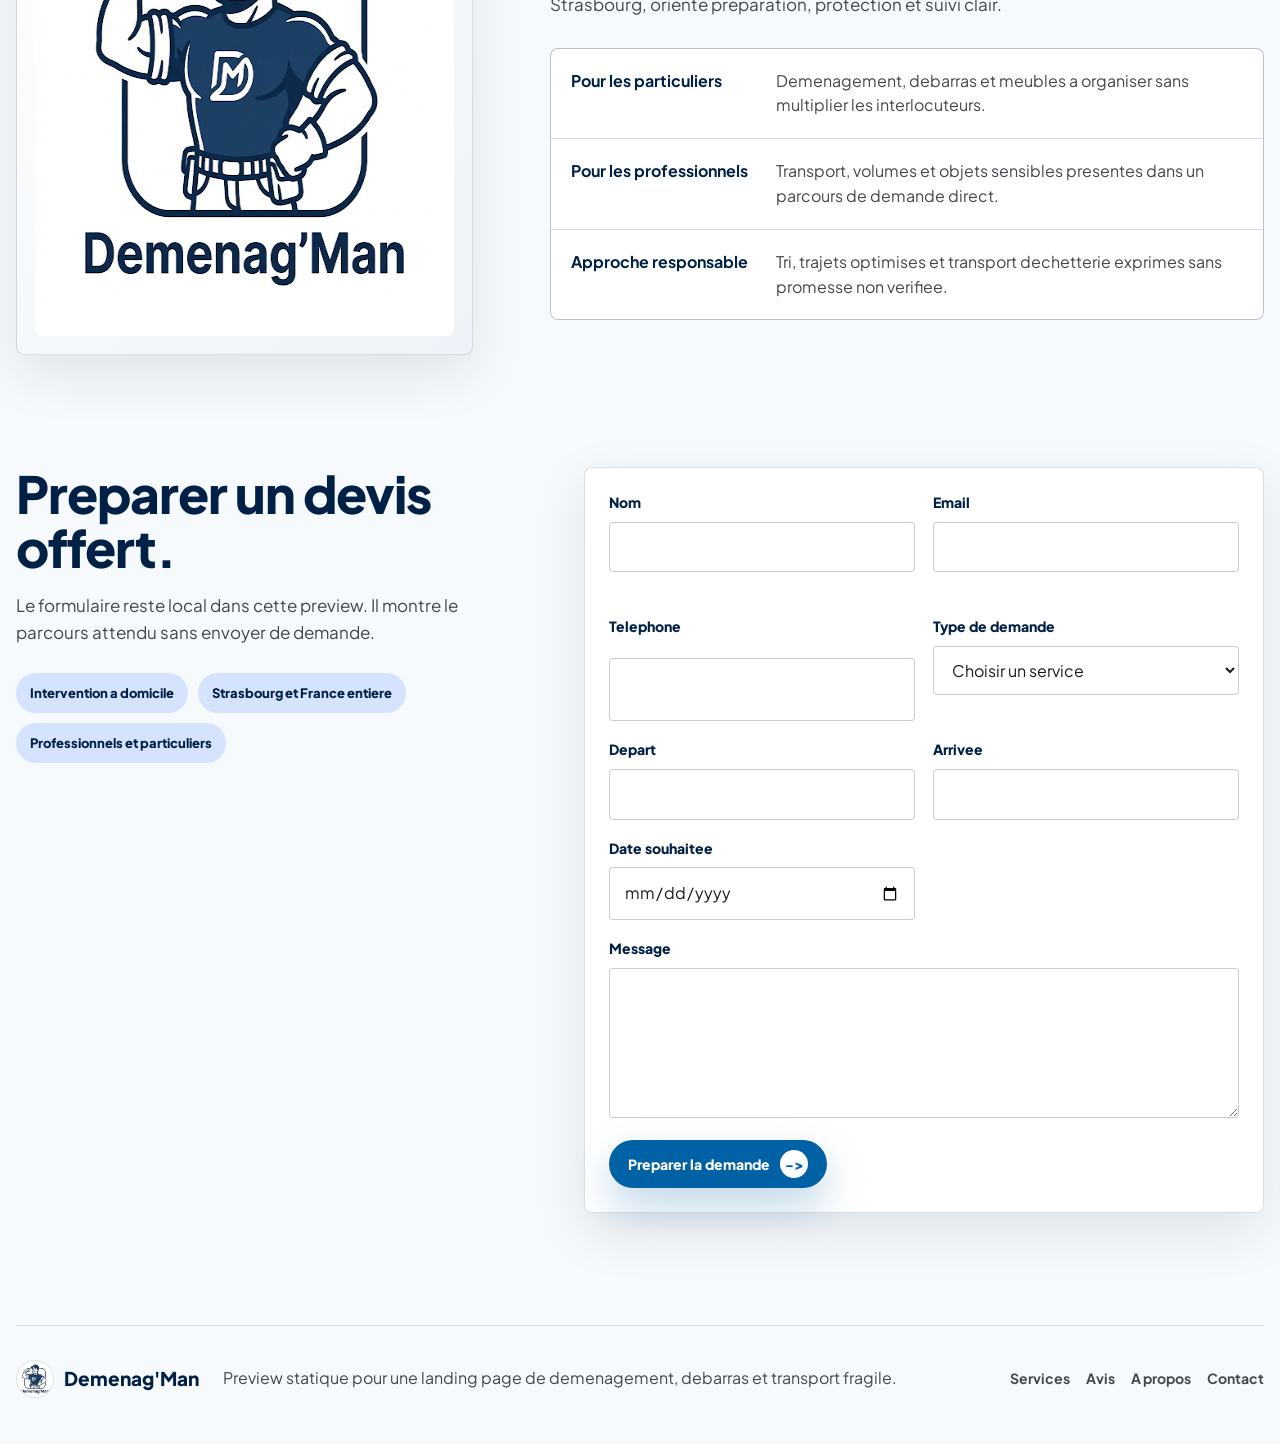
<file: docs/previews/demenagman/index.html>
<!doctype html>
<html lang="fr">
  <head>
    <meta charset="utf-8">
    <meta name="viewport" content="width=device-width, initial-scale=1">
    <title>Demenag'Man - Preview landing page</title>
    <meta
      name="description"
      content="Preview statique pour Demenag'Man, service de demenagement, debarras, montage de meubles et transport fragile a Strasbourg."
    >
    <meta name="theme-color" content="#f7fafc">
    <link rel="preconnect" href="https://fonts.googleapis.com">
    <link rel="preconnect" href="https://fonts.gstatic.com" crossorigin>
    <link
      href="https://fonts.googleapis.com/css2?family=Plus+Jakarta+Sans:wght@400;500;600;700;800&display=swap"
      rel="stylesheet"
    >
    <link rel="icon" href="./assets/logo-demenagman.jpg">
    <link rel="preload" as="image" href="./assets/hero-demenagement.webp">
    <link rel="stylesheet" href="./style.css">
  </head>
  <body>
    <a class="skip-link" href="#contenu">Aller au contenu</a>
    <header class="site-header" data-header>
      <a class="brand" href="#accueil" aria-label="Demenag'Man accueil">
        <img src="./assets/logo-demenagman.jpg" alt="" width="64" height="64">
        <span>Demenag'Man</span>
      </a>

      <button
        class="nav-toggle"
        type="button"
        aria-label="Ouvrir le menu"
        aria-expanded="false"
        aria-controls="navigation"
        data-nav-toggle
      >
        <span class="nav-toggle-line"></span>
        <span class="nav-toggle-line"></span>
        <span class="sr-only">Ouvrir le menu</span>
      </button>

      <nav id="navigation" class="site-nav" data-nav aria-label="Navigation principale">
        <a href="#services">Services</a>
        <a href="#avis">Avis</a>
        <a href="#apropos">A propos</a>
        <a href="#contact">Contact</a>
      </nav>

      <a class="header-action" href="#contact">Devis offert</a>
    </header>

    <main id="contenu">
      <section id="accueil" class="hero" aria-labelledby="hero-title">
        <img
          class="hero-image"
          src="./assets/hero-demenagement.webp"
          alt="Camion de demenagement bleu charge avec soin dans une rue residentielle"
          width="1672"
          height="941"
          fetchpriority="high"
        >
        <div class="hero-overlay" aria-hidden="true"></div>
        <div class="hero-inner reveal is-visible" data-reveal>
          <p class="eyebrow">Demenagement a Strasbourg et partout en France</p>
          <h1 id="hero-title">Demenager avec methode</h1>
          <p class="hero-text">
            Devis offert, intervention a domicile, equipe organisee pour particuliers et professionnels.
          </p>
          <div class="hero-actions" aria-label="Actions principales">
            <a class="button button-primary" href="#contact">
              <span>Devis offert</span>
              <span class="button-icon" aria-hidden="true">-></span>
            </a>
            <a class="button button-secondary" href="#services">Voir les services</a>
          </div>
        </div>
      </section>

      <section class="proof-strip reveal is-visible" aria-label="Engagements principaux" data-reveal>
        <div class="proof-item">
          <strong>20m3</strong>
          <span>Camion grand volume</span>
        </div>
        <div class="proof-item">
          <strong>France</strong>
          <span>Toutes distances</span>
        </div>
        <div class="proof-item">
          <strong>Pro & perso</strong>
          <span>Particuliers et entreprises</span>
        </div>
        <div class="proof-item">
          <strong>Domicile</strong>
          <span>Intervention sur place</span>
        </div>
      </section>

      <section id="services" class="section services-section" aria-labelledby="services-title">
        <div class="section-heading reveal" data-reveal>
          <h2 id="services-title">Un service clair pour chaque volume.</h2>
          <p>
            Demenagement, debarras, meubles ou objets fragiles: la page met chaque demande sur un chemin de devis lisible.
          </p>
        </div>

        <div class="service-grid">
          <article class="service-card service-card-large reveal" data-reveal>
            <span class="service-kicker">Demenagement</span>
            <h3>Demenagement toutes distances</h3>
            <p>
              Camion 20m3, chargement securise et equipe experimentee pour organiser les trajets a Strasbourg comme partout en France.
            </p>
            <ul>
              <li>Protection des biens avant chargement</li>
              <li>Organisation pour particuliers et professionnels</li>
              <li>Devis offert avant intervention</li>
            </ul>
            <a class="text-link" href="#contact">Devis offert</a>
          </article>

          <article class="service-card reveal" data-reveal>
            <span class="service-kicker">Debarras</span>
            <h3>Encombrants sans attente</h3>
            <p>
              Debarras rapide pour appartements, caves et greniers, avec tri et transport vers la dechetterie inclus.
            </p>
            <a class="text-link" href="#contact">Devis offert</a>
          </article>

          <article class="service-card service-card-blue reveal" data-reveal>
            <span class="service-kicker">Meubles</span>
            <h3>Montage et demontage</h3>
            <p>
              Demontage methodique, transport protege et remontage des meubles pour limiter les imprevus le jour du depart.
            </p>
            <a class="text-link text-link-light" href="#contact">Devis offert</a>
          </article>

          <article class="service-card reveal" data-reveal>
            <span class="service-kicker">Transport</span>
            <h3>Dechetterie incluse</h3>
            <p>
              Les objets a evacuer peuvent etre pris en charge dans le meme parcours, avec une approche de tri plus responsable.
            </p>
            <a class="text-link" href="#contact">Devis offert</a>
          </article>

          <article class="service-card service-card-wide reveal" data-reveal>
            <span class="service-kicker">Fragile</span>
            <h3>Piano, objet fragile et luxe</h3>
            <p>
              Une demande specifique pour les objets qui exigent plus de preparation: piano, mobilier fragile, pieces lourdes ou de valeur.
            </p>
            <a class="text-link" href="#contact">Devis offert</a>
          </article>
        </div>
      </section>

      <section id="avis" class="section reviews-section" aria-labelledby="reviews-title">
        <div class="reviews-panel reveal" data-reveal>
          <div class="reviews-copy">
            <h2 id="reviews-title">Avis clients</h2>
            <p>
              Cette zone est prete pour afficher des retours verifies, sans inventer de notes, de noms ou de volumes traites.
            </p>
          </div>
          <div class="review-slots" aria-label="Emplacements d'avis verifies">
            <article class="review-slot">
              <span>Avis verifie a integrer</span>
              <p>Texte court, source et attribution a ajouter uniquement apres validation.</p>
            </article>
            <article class="review-slot">
              <span>Avis verifie a integrer</span>
              <p>Le format reste volontairement reserve tant que les preuves ne sont pas disponibles.</p>
            </article>
            <article class="review-slot">
              <span>Avis verifie a integrer</span>
              <p>Aucune note publique ou identite client n'est affichee sans source.</p>
            </article>
          </div>
        </div>
      </section>

      <section id="apropos" class="section about-section" aria-labelledby="about-title">
        <div class="about-media reveal" data-reveal aria-hidden="true">
          <img src="./assets/logo-demenagman.jpg" alt="" width="512" height="512" loading="lazy">
        </div>
        <div class="about-copy reveal" data-reveal>
          <h2 id="about-title">Une presence locale, une logistique simple.</h2>
          <p>
            La preview presente Demenag'Man comme un service de demenagement base a Strasbourg, oriente preparation, protection et suivi clair.
          </p>
          <div class="about-list">
            <div>
              <strong>Pour les particuliers</strong>
              <span>Demenagement, debarras et meubles a organiser sans multiplier les interlocuteurs.</span>
            </div>
            <div>
              <strong>Pour les professionnels</strong>
              <span>Transport, volumes et objets sensibles presentes dans un parcours de demande direct.</span>
            </div>
            <div>
              <strong>Approche responsable</strong>
              <span>Tri, trajets optimises et transport dechetterie exprimes sans promesse non verifiee.</span>
            </div>
          </div>
        </div>
      </section>

      <section id="contact" class="section contact-section" aria-labelledby="contact-title">
        <div class="contact-intro reveal" data-reveal>
          <h2 id="contact-title">Preparer un devis offert.</h2>
          <p>
            Le formulaire reste local dans cette preview. Il montre le parcours attendu sans envoyer de demande.
          </p>
          <div class="contact-cues" aria-label="Rappels de service">
            <span>Intervention a domicile</span>
            <span>Strasbourg et France entiere</span>
            <span>Professionnels et particuliers</span>
          </div>
        </div>

        <form class="contact-form reveal" data-contact-form data-reveal novalidate>
          <div class="field">
            <label for="name">Nom</label>
            <input id="name" name="name" type="text" autocomplete="name" aria-describedby="name-error" required>
            <p id="name-error" class="field-error" data-error-for="name"></p>
          </div>
          <div class="field">
            <label for="email">Email</label>
            <input
              id="email"
              name="email"
              type="email"
              autocomplete="email"
              spellcheck="false"
              aria-describedby="email-error"
              required
            >
            <p id="email-error" class="field-error" data-error-for="email"></p>
          </div>
          <div class="field">
            <label for="phone">Telephone</label>
            <input id="phone" name="phone" type="tel" autocomplete="tel">
          </div>
          <div class="field">
            <label for="service">Type de demande</label>
            <select id="service" name="service" aria-describedby="service-error" required>
              <option value="">Choisir un service</option>
              <option>Demenagement</option>
              <option>Debarras</option>
              <option>Meubles</option>
              <option>Piano / fragile</option>
              <option>Autre</option>
            </select>
            <p id="service-error" class="field-error" data-error-for="service"></p>
          </div>
          <div class="field">
            <label for="from">Depart</label>
            <input id="from" name="from" type="text" autocomplete="street-address">
          </div>
          <div class="field">
            <label for="to">Arrivee</label>
            <input id="to" name="to" type="text" autocomplete="street-address">
          </div>
          <div class="field">
            <label for="date">Date souhaitee</label>
            <input id="date" name="date" type="date">
          </div>
          <div class="field field-full">
            <label for="message">Message</label>
            <textarea id="message" name="message" rows="5"></textarea>
          </div>
          <div class="form-footer">
            <button class="button button-primary" type="submit">
              <span>Preparer la demande</span>
              <span class="button-icon" aria-hidden="true">-></span>
            </button>
            <p data-form-status role="status" aria-live="polite"></p>
          </div>
        </form>
      </section>
    </main>

    <footer class="site-footer">
      <a class="brand footer-brand" href="#accueil" aria-label="Demenag'Man accueil">
        <img src="./assets/logo-demenagman.jpg" alt="" width="64" height="64" loading="lazy">
        <span>Demenag'Man</span>
      </a>
      <p>
        Preview statique pour une landing page de demenagement, debarras et transport fragile.
      </p>
      <nav aria-label="Navigation pied de page">
        <a href="#services">Services</a>
        <a href="#avis">Avis</a>
        <a href="#apropos">A propos</a>
        <a href="#contact">Contact</a>
      </nav>
    </footer>

    <script src="./index.js"></script>
  </body>
</html>
</file>
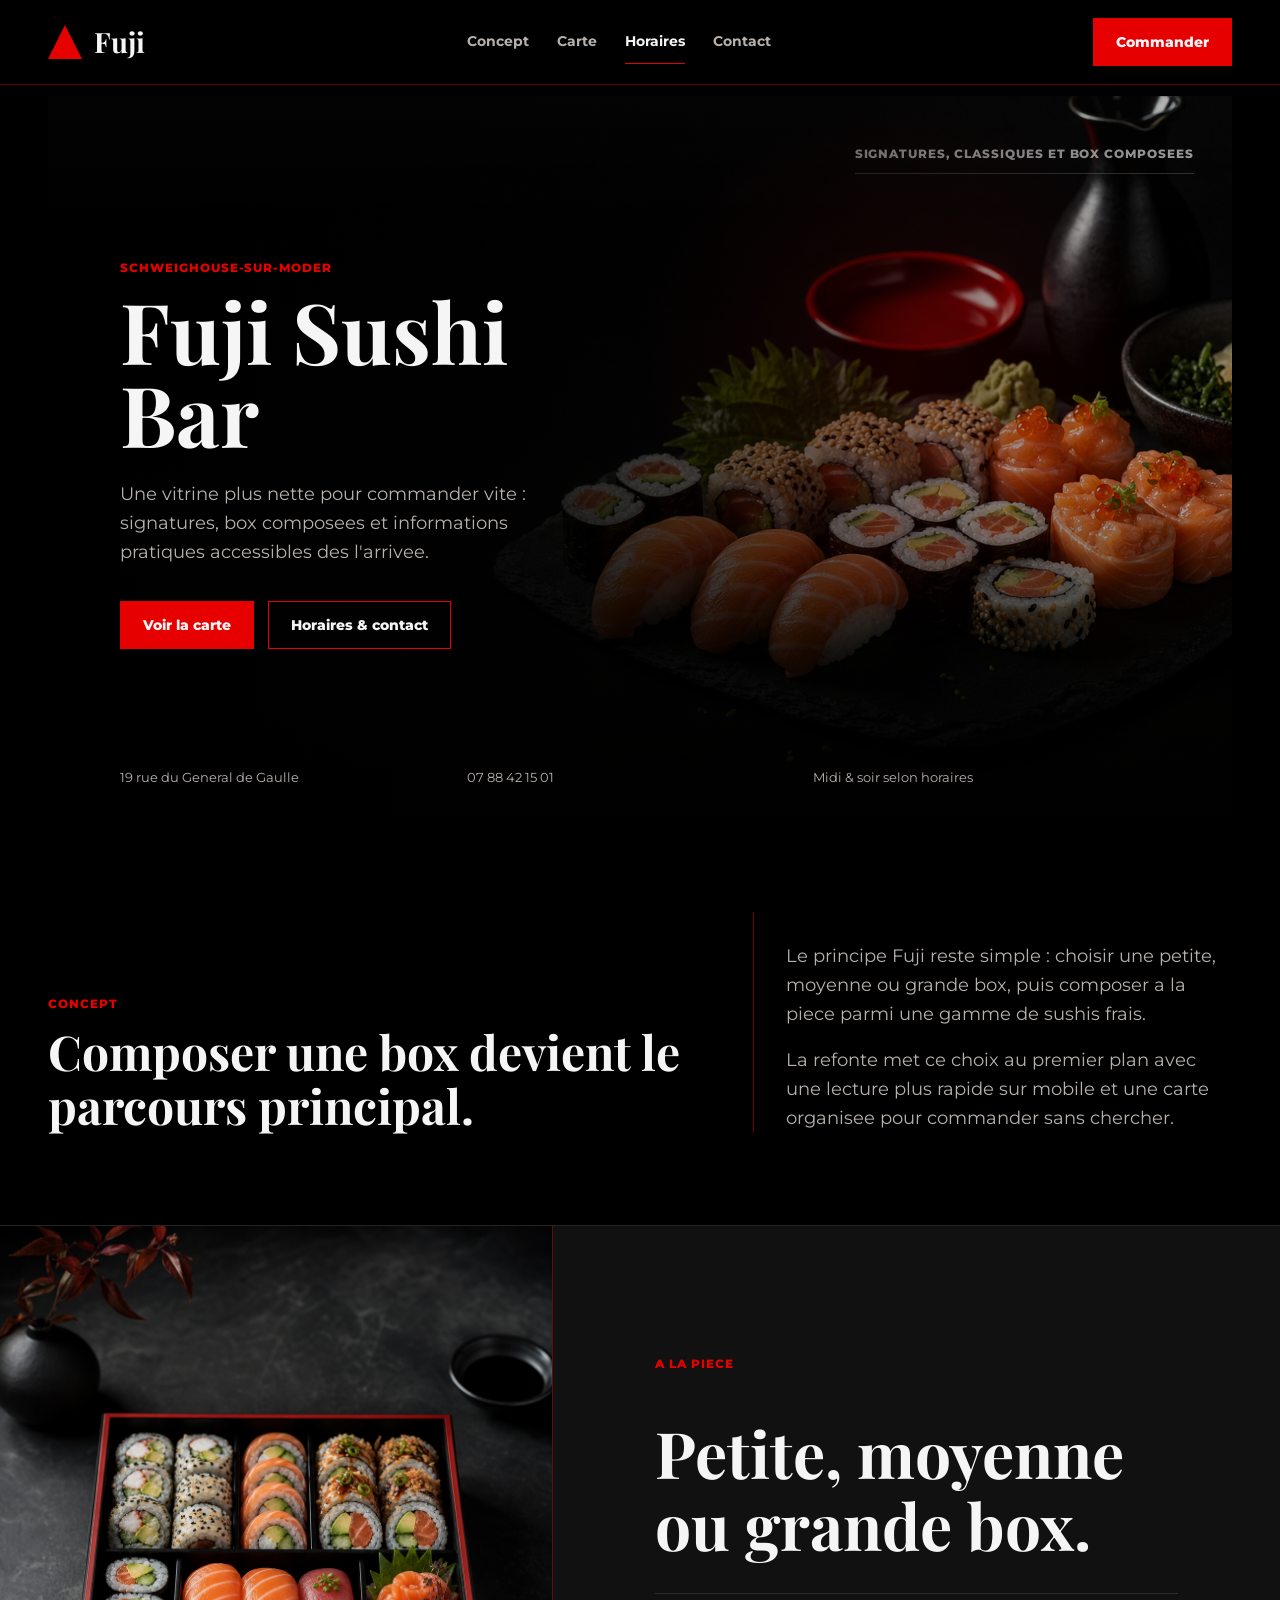
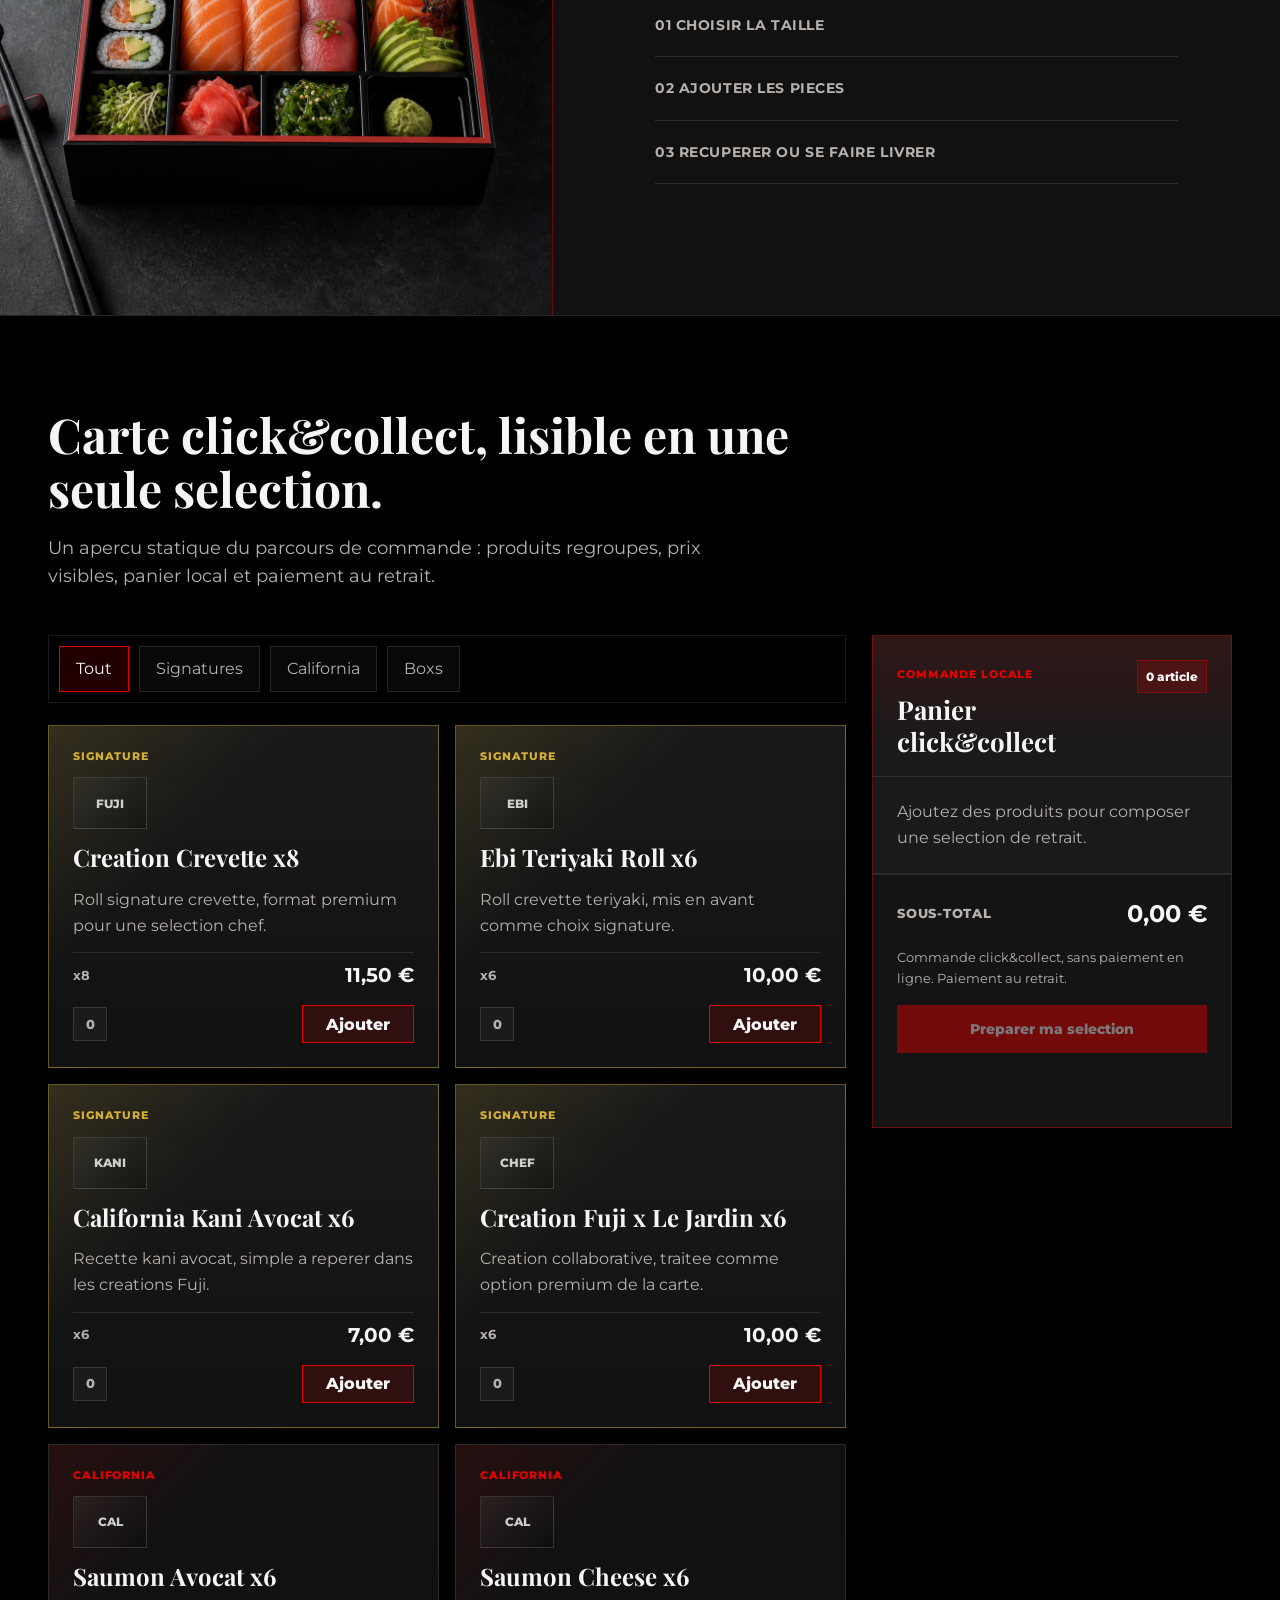
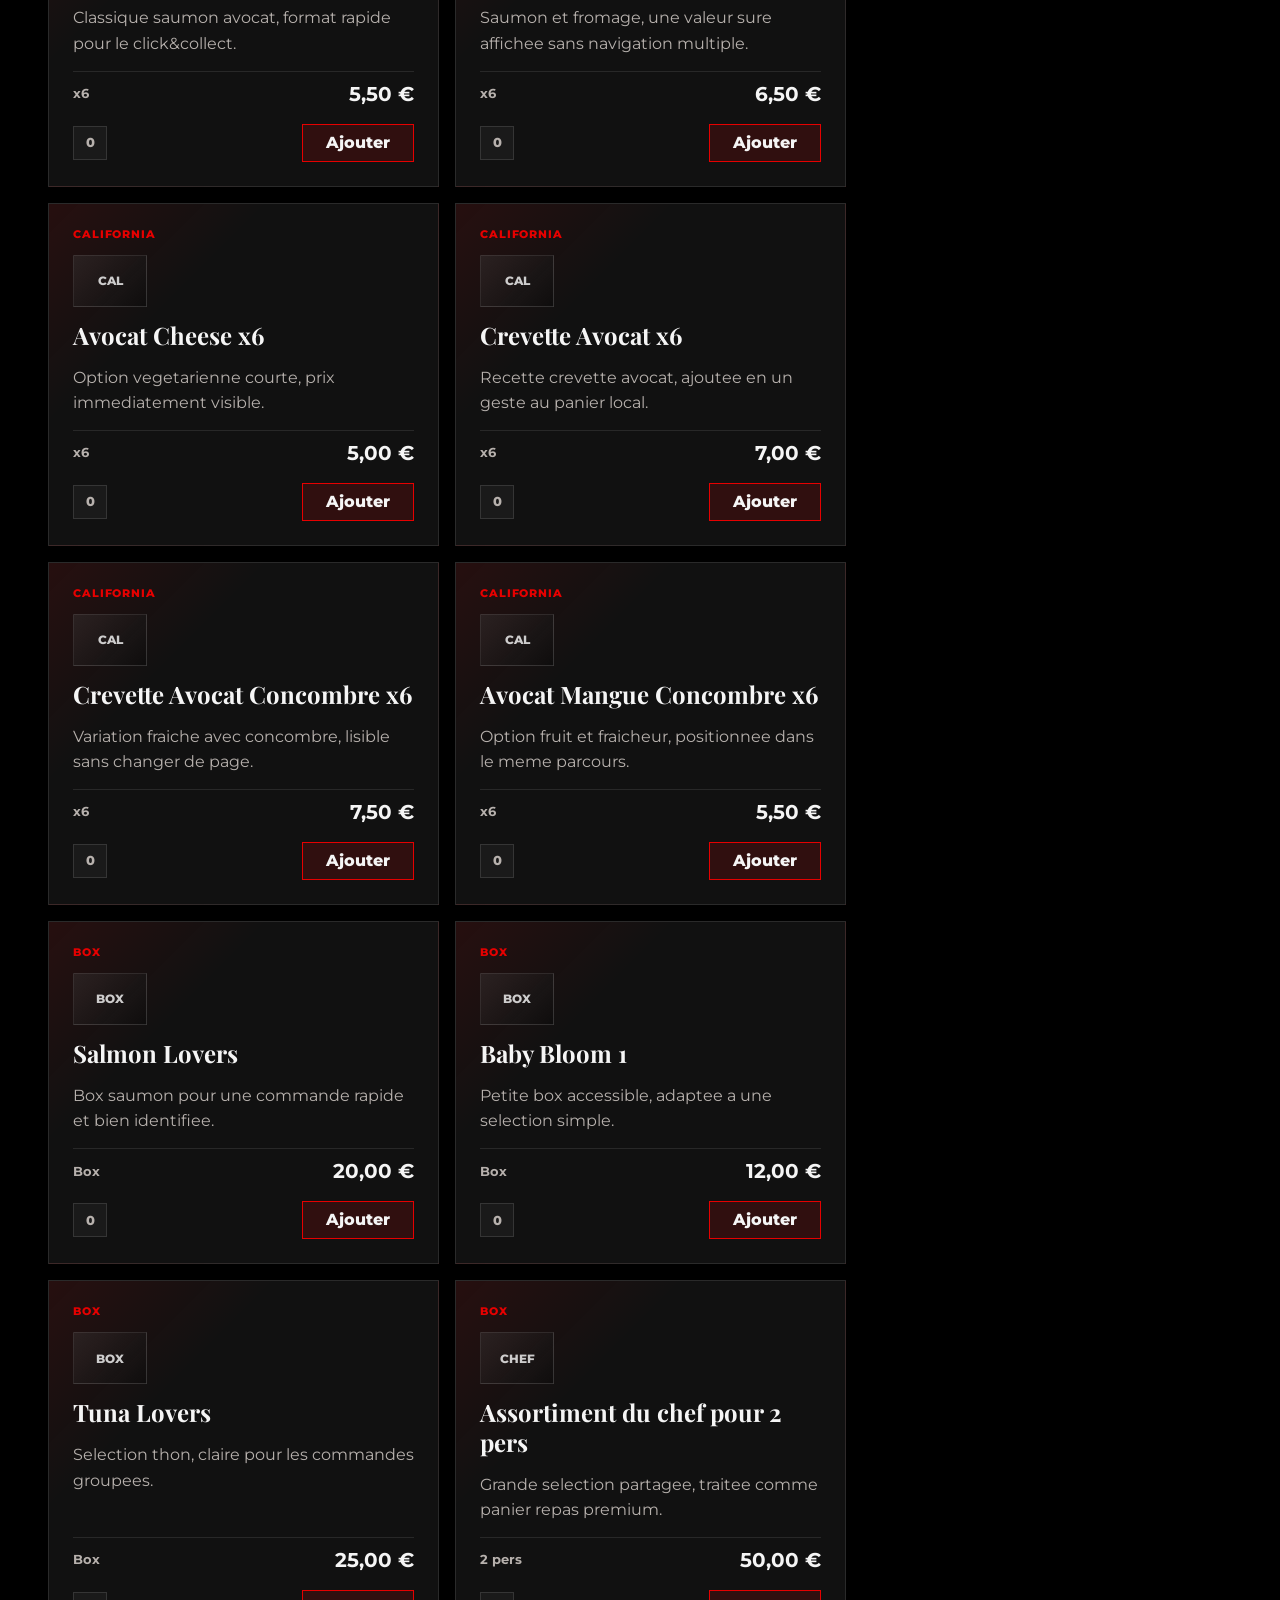
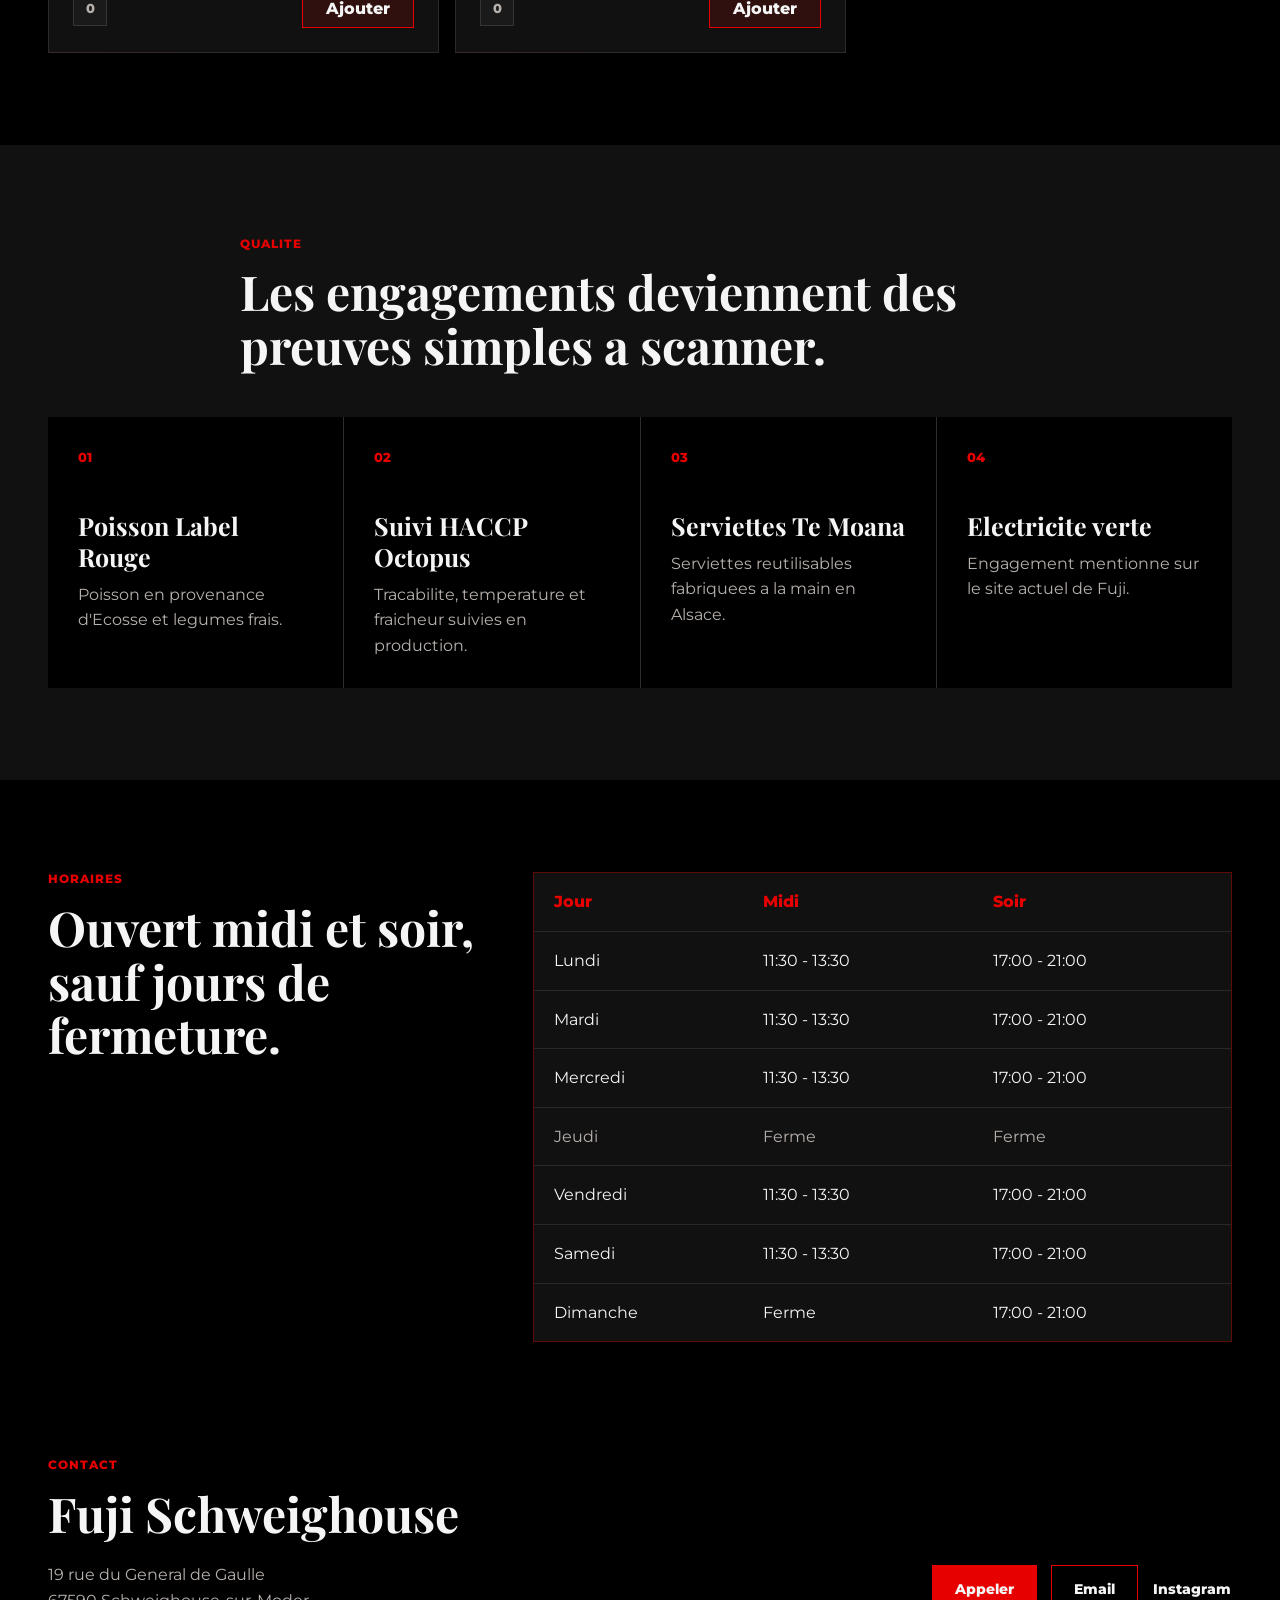
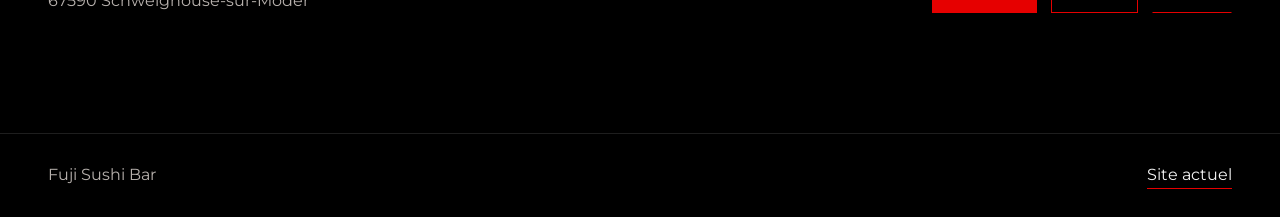
<file: docs/previews/fuji-sushi-bar-schweighouse-sur-moder/index.html>
<!doctype html>
<html lang="fr">
  <head>
    <meta charset="utf-8">
    <meta name="viewport" content="width=device-width, initial-scale=1">
    <title>Fuji Sushi Bar - Preview refonte</title>
    <meta
      name="description"
      content="Preview statique de refonte pour Fuji Sushi Bar a Schweighouse-sur-Moder : carte, box, horaires et contact."
    >
    <link rel="preconnect" href="https://fonts.googleapis.com">
    <link rel="preconnect" href="https://fonts.gstatic.com" crossorigin>
    <link
      href="https://fonts.googleapis.com/css2?family=Montserrat:wght@400;500;600;700;800&family=Playfair+Display:wght@600;700&display=swap"
      rel="stylesheet"
    >
    <link rel="stylesheet" href="./style.css">
  </head>
  <body>
    <header class="site-header" data-header>
      <a class="brand" href="#accueil" aria-label="Fuji Sushi Bar">
        <span class="brand-mark" aria-hidden="true"></span>
        <span>Fuji</span>
      </a>
      <button class="nav-toggle" type="button" aria-expanded="false" aria-controls="navigation" data-nav-toggle>
        <span></span>
        <span></span>
        <span></span>
        <span class="sr-only">Menu</span>
      </button>
      <nav id="navigation" class="site-nav" data-nav>
        <a href="#concept">Concept</a>
        <a href="#carte">Carte</a>
        <a href="#horaires">Horaires</a>
        <a href="#contact">Contact</a>
      </nav>
      <a class="header-action" href="https://fujisushibar.fr/collections/all">Commander</a>
    </header>

    <main>
      <section id="accueil" class="hero" aria-labelledby="hero-title">
        <div class="hero-shell">
          <div class="hero-copy">
            <p class="eyebrow">Schweighouse-sur-Moder</p>
            <h1 id="hero-title">Fuji Sushi Bar</h1>
            <p class="hero-text">
              Une vitrine plus nette pour commander vite : signatures, box composees et informations
              pratiques accessibles des l'arrivee.
            </p>
            <div class="hero-actions" aria-label="Actions principales">
              <a class="button button-primary" href="https://fujisushibar.fr/collections/all">Voir la carte</a>
              <a class="button button-secondary" href="#horaires">Horaires & contact</a>
            </div>
          </div>

          <figure class="hero-media">
            <img
              src="./assets/hero-sushi.png"
              alt="Assortiment de sushis sur fond noir"
              width="1672"
              height="941"
            >
            <figcaption>Signatures, classiques et box composees</figcaption>
          </figure>

          <div class="hero-strip" aria-label="Informations pratiques">
            <span>19 rue du General de Gaulle</span>
            <span>07 88 42 15 01</span>
            <span>Midi & soir selon horaires</span>
          </div>
        </div>
      </section>

      <section id="concept" class="section section-intro" aria-labelledby="concept-title">
        <div class="intro-copy">
          <p class="eyebrow">Concept</p>
          <h2 id="concept-title">Composer une box devient le parcours principal.</h2>
        </div>
        <div class="intro-panel">
          <p>
            Le principe Fuji reste simple : choisir une petite, moyenne ou grande box, puis composer
            a la piece parmi une gamme de sushis frais.
          </p>
          <p>
            La refonte met ce choix au premier plan avec une lecture plus rapide sur mobile et une
            carte organisee pour commander sans chercher.
          </p>
        </div>
      </section>

      <section class="feature-band" aria-label="Mise en avant du concept de box">
        <img
          class="feature-image"
          src="./assets/sushi-box.png"
          alt="Box de sushis dans une presentation sombre"
          width="1122"
          height="1402"
        >
        <div class="feature-copy">
          <p class="eyebrow">A la piece</p>
          <h2>Petite, moyenne ou grande box.</h2>
          <div class="steps" aria-label="Parcours de commande">
            <span>01 Choisir la taille</span>
            <span>02 Ajouter les pieces</span>
            <span>03 Recuperer ou se faire livrer</span>
          </div>
        </div>
      </section>

      <section id="carte" class="section section-menu" aria-labelledby="menu-title">
        <div class="section-heading">
          <h2 id="menu-title">Carte click&collect, lisible en une seule selection.</h2>
          <p>
            Un apercu statique du parcours de commande : produits regroupes, prix visibles,
            panier local et paiement au retrait.
          </p>
        </div>

        <div class="menu-shell" data-order-section>
          <div class="menu-main">
            <div class="category-panel" aria-label="Categories principales">
              <button class="category-button is-active" type="button" aria-pressed="true" data-menu-filter="all">Tout</button>
              <button class="category-button" type="button" aria-pressed="false" data-menu-filter="signatures">Signatures</button>
              <button class="category-button" type="button" aria-pressed="false" data-menu-filter="california">California</button>
              <button class="category-button" type="button" aria-pressed="false" data-menu-filter="boxs">Boxs</button>
            </div>

            <div class="product-grid" data-product-grid>
              <article class="product-card is-signature" data-product-card data-category="signatures" data-product-id="creation-crevette" data-name="Creation Crevette x8" data-price="11.50">
                <span class="product-badge">Signature</span>
                <div class="product-mark" aria-hidden="true">Fuji</div>
                <h3>Creation Crevette x8</h3>
                <p>Roll signature crevette, format premium pour une selection chef.</p>
                <div class="product-meta">
                  <span>x8</span>
                  <strong>11,50 &euro;</strong>
                </div>
                <div class="product-actions">
                  <span class="product-quantity" data-product-qty="creation-crevette">0</span>
                  <button class="add-button" type="button" data-add-product="creation-crevette">Ajouter</button>
                </div>
              </article>

              <article class="product-card is-signature" data-product-card data-category="signatures" data-product-id="ebi-teriyaki-roll" data-name="Ebi Teriyaki Roll x6" data-price="10.00">
                <span class="product-badge">Signature</span>
                <div class="product-mark" aria-hidden="true">Ebi</div>
                <h3>Ebi Teriyaki Roll x6</h3>
                <p>Roll crevette teriyaki, mis en avant comme choix signature.</p>
                <div class="product-meta">
                  <span>x6</span>
                  <strong>10,00 &euro;</strong>
                </div>
                <div class="product-actions">
                  <span class="product-quantity" data-product-qty="ebi-teriyaki-roll">0</span>
                  <button class="add-button" type="button" data-add-product="ebi-teriyaki-roll">Ajouter</button>
                </div>
              </article>

              <article class="product-card is-signature" data-product-card data-category="signatures" data-product-id="kani-avocat" data-name="California Kani Avocat x6" data-price="7.00">
                <span class="product-badge">Signature</span>
                <div class="product-mark" aria-hidden="true">Kani</div>
                <h3>California Kani Avocat x6</h3>
                <p>Recette kani avocat, simple a reperer dans les creations Fuji.</p>
                <div class="product-meta">
                  <span>x6</span>
                  <strong>7,00 &euro;</strong>
                </div>
                <div class="product-actions">
                  <span class="product-quantity" data-product-qty="kani-avocat">0</span>
                  <button class="add-button" type="button" data-add-product="kani-avocat">Ajouter</button>
                </div>
              </article>

              <article class="product-card is-signature" data-product-card data-category="signatures" data-product-id="fuji-jardin" data-name="Creation Fuji x Le Jardin x6" data-price="10.00">
                <span class="product-badge">Signature</span>
                <div class="product-mark" aria-hidden="true">Chef</div>
                <h3>Creation Fuji x Le Jardin x6</h3>
                <p>Creation collaborative, traitee comme option premium de la carte.</p>
                <div class="product-meta">
                  <span>x6</span>
                  <strong>10,00 &euro;</strong>
                </div>
                <div class="product-actions">
                  <span class="product-quantity" data-product-qty="fuji-jardin">0</span>
                  <button class="add-button" type="button" data-add-product="fuji-jardin">Ajouter</button>
                </div>
              </article>

              <article class="product-card" data-product-card data-category="california" data-product-id="saumon-avocat" data-name="Saumon Avocat x6" data-price="5.50">
                <span class="product-badge">California</span>
                <div class="product-mark" aria-hidden="true">Cal</div>
                <h3>Saumon Avocat x6</h3>
                <p>Classique saumon avocat, format rapide pour le click&collect.</p>
                <div class="product-meta">
                  <span>x6</span>
                  <strong>5,50 &euro;</strong>
                </div>
                <div class="product-actions">
                  <span class="product-quantity" data-product-qty="saumon-avocat">0</span>
                  <button class="add-button" type="button" data-add-product="saumon-avocat">Ajouter</button>
                </div>
              </article>

              <article class="product-card" data-product-card data-category="california" data-product-id="saumon-cheese" data-name="Saumon Cheese x6" data-price="6.50">
                <span class="product-badge">California</span>
                <div class="product-mark" aria-hidden="true">Cal</div>
                <h3>Saumon Cheese x6</h3>
                <p>Saumon et fromage, une valeur sure affichee sans navigation multiple.</p>
                <div class="product-meta">
                  <span>x6</span>
                  <strong>6,50 &euro;</strong>
                </div>
                <div class="product-actions">
                  <span class="product-quantity" data-product-qty="saumon-cheese">0</span>
                  <button class="add-button" type="button" data-add-product="saumon-cheese">Ajouter</button>
                </div>
              </article>

              <article class="product-card" data-product-card data-category="california" data-product-id="avocat-cheese" data-name="Avocat Cheese x6" data-price="5.00">
                <span class="product-badge">California</span>
                <div class="product-mark" aria-hidden="true">Cal</div>
                <h3>Avocat Cheese x6</h3>
                <p>Option vegetarienne courte, prix immediatement visible.</p>
                <div class="product-meta">
                  <span>x6</span>
                  <strong>5,00 &euro;</strong>
                </div>
                <div class="product-actions">
                  <span class="product-quantity" data-product-qty="avocat-cheese">0</span>
                  <button class="add-button" type="button" data-add-product="avocat-cheese">Ajouter</button>
                </div>
              </article>

              <article class="product-card" data-product-card data-category="california" data-product-id="crevette-avocat" data-name="Crevette Avocat x6" data-price="7.00">
                <span class="product-badge">California</span>
                <div class="product-mark" aria-hidden="true">Cal</div>
                <h3>Crevette Avocat x6</h3>
                <p>Recette crevette avocat, ajoutee en un geste au panier local.</p>
                <div class="product-meta">
                  <span>x6</span>
                  <strong>7,00 &euro;</strong>
                </div>
                <div class="product-actions">
                  <span class="product-quantity" data-product-qty="crevette-avocat">0</span>
                  <button class="add-button" type="button" data-add-product="crevette-avocat">Ajouter</button>
                </div>
              </article>

              <article class="product-card" data-product-card data-category="california" data-product-id="crevette-avocat-concombre" data-name="Crevette Avocat Concombre x6" data-price="7.50">
                <span class="product-badge">California</span>
                <div class="product-mark" aria-hidden="true">Cal</div>
                <h3>Crevette Avocat Concombre x6</h3>
                <p>Variation fraiche avec concombre, lisible sans changer de page.</p>
                <div class="product-meta">
                  <span>x6</span>
                  <strong>7,50 &euro;</strong>
                </div>
                <div class="product-actions">
                  <span class="product-quantity" data-product-qty="crevette-avocat-concombre">0</span>
                  <button class="add-button" type="button" data-add-product="crevette-avocat-concombre">Ajouter</button>
                </div>
              </article>

              <article class="product-card" data-product-card data-category="california" data-product-id="avocat-mangue-concombre" data-name="Avocat Mangue Concombre x6" data-price="5.50">
                <span class="product-badge">California</span>
                <div class="product-mark" aria-hidden="true">Cal</div>
                <h3>Avocat Mangue Concombre x6</h3>
                <p>Option fruit et fraicheur, positionnee dans le meme parcours.</p>
                <div class="product-meta">
                  <span>x6</span>
                  <strong>5,50 &euro;</strong>
                </div>
                <div class="product-actions">
                  <span class="product-quantity" data-product-qty="avocat-mangue-concombre">0</span>
                  <button class="add-button" type="button" data-add-product="avocat-mangue-concombre">Ajouter</button>
                </div>
              </article>

              <article class="product-card" data-product-card data-category="boxs" data-product-id="salmon-lovers" data-name="Salmon Lovers" data-price="20.00">
                <span class="product-badge">Box</span>
                <div class="product-mark" aria-hidden="true">Box</div>
                <h3>Salmon Lovers</h3>
                <p>Box saumon pour une commande rapide et bien identifiee.</p>
                <div class="product-meta">
                  <span>Box</span>
                  <strong>20,00 &euro;</strong>
                </div>
                <div class="product-actions">
                  <span class="product-quantity" data-product-qty="salmon-lovers">0</span>
                  <button class="add-button" type="button" data-add-product="salmon-lovers">Ajouter</button>
                </div>
              </article>

              <article class="product-card" data-product-card data-category="boxs" data-product-id="baby-bloom-1" data-name="Baby Bloom 1" data-price="12.00">
                <span class="product-badge">Box</span>
                <div class="product-mark" aria-hidden="true">Box</div>
                <h3>Baby Bloom 1</h3>
                <p>Petite box accessible, adaptee a une selection simple.</p>
                <div class="product-meta">
                  <span>Box</span>
                  <strong>12,00 &euro;</strong>
                </div>
                <div class="product-actions">
                  <span class="product-quantity" data-product-qty="baby-bloom-1">0</span>
                  <button class="add-button" type="button" data-add-product="baby-bloom-1">Ajouter</button>
                </div>
              </article>

              <article class="product-card" data-product-card data-category="boxs" data-product-id="tuna-lovers" data-name="Tuna Lovers" data-price="25.00">
                <span class="product-badge">Box</span>
                <div class="product-mark" aria-hidden="true">Box</div>
                <h3>Tuna Lovers</h3>
                <p>Selection thon, claire pour les commandes groupees.</p>
                <div class="product-meta">
                  <span>Box</span>
                  <strong>25,00 &euro;</strong>
                </div>
                <div class="product-actions">
                  <span class="product-quantity" data-product-qty="tuna-lovers">0</span>
                  <button class="add-button" type="button" data-add-product="tuna-lovers">Ajouter</button>
                </div>
              </article>

              <article class="product-card" data-product-card data-category="boxs" data-product-id="assortiment-chef-2" data-name="Assortiment du chef pour 2 pers" data-price="50.00">
                <span class="product-badge">Box</span>
                <div class="product-mark" aria-hidden="true">Chef</div>
                <h3>Assortiment du chef pour 2 pers</h3>
                <p>Grande selection partagee, traitee comme panier repas premium.</p>
                <div class="product-meta">
                  <span>2 pers</span>
                  <strong>50,00 &euro;</strong>
                </div>
                <div class="product-actions">
                  <span class="product-quantity" data-product-qty="assortiment-chef-2">0</span>
                  <button class="add-button" type="button" data-add-product="assortiment-chef-2">Ajouter</button>
                </div>
              </article>
            </div>
          </div>

          <aside class="cart-panel" aria-labelledby="cart-title" data-cart-panel>
            <div class="cart-header">
              <div>
                <span class="cart-kicker">Commande locale</span>
                <h3 id="cart-title">Panier click&collect</h3>
              </div>
              <span class="cart-count" data-cart-count>0 article</span>
            </div>
            <p class="cart-empty" data-cart-empty>
              Ajoutez des produits pour composer une selection de retrait.
            </p>
            <div class="cart-items" data-cart-items aria-live="polite"></div>
            <div class="cart-summary">
              <div>
                <span>Sous-total</span>
                <strong data-cart-total>0,00 &euro;</strong>
              </div>
              <p>Commande click&collect, sans paiement en ligne. Paiement au retrait.</p>
              <button class="button button-primary cart-prepare" type="button" data-cart-prepare disabled>
                Preparer ma selection
              </button>
              <p class="cart-status" data-cart-status aria-live="polite"></p>
            </div>
          </aside>
        </div>
      </section>

      <section class="section section-values" aria-labelledby="values-title">
        <div class="section-heading">
          <p class="eyebrow">Qualite</p>
          <h2 id="values-title">Les engagements deviennent des preuves simples a scanner.</h2>
        </div>
        <div class="values-list">
          <article>
            <span>01</span>
            <h3>Poisson Label Rouge</h3>
            <p>Poisson en provenance d'Ecosse et legumes frais.</p>
          </article>
          <article>
            <span>02</span>
            <h3>Suivi HACCP Octopus</h3>
            <p>Tracabilite, temperature et fraicheur suivies en production.</p>
          </article>
          <article>
            <span>03</span>
            <h3>Serviettes Te Moana</h3>
            <p>Serviettes reutilisables fabriquees a la main en Alsace.</p>
          </article>
          <article>
            <span>04</span>
            <h3>Electricite verte</h3>
            <p>Engagement mentionne sur le site actuel de Fuji.</p>
          </article>
        </div>
      </section>

      <section id="horaires" class="section section-hours" aria-labelledby="hours-title">
        <div class="section-heading">
          <p class="eyebrow">Horaires</p>
          <h2 id="hours-title">Ouvert midi et soir, sauf jours de fermeture.</h2>
        </div>
        <div class="hours-table" role="table" aria-label="Horaires Fuji Sushi Bar">
          <div class="hours-row hours-head" role="row">
            <span role="columnheader">Jour</span>
            <span role="columnheader">Midi</span>
            <span role="columnheader">Soir</span>
          </div>
          <div class="hours-row" role="row"><span>Lundi</span><span>11:30 - 13:30</span><span>17:00 - 21:00</span></div>
          <div class="hours-row" role="row"><span>Mardi</span><span>11:30 - 13:30</span><span>17:00 - 21:00</span></div>
          <div class="hours-row" role="row"><span>Mercredi</span><span>11:30 - 13:30</span><span>17:00 - 21:00</span></div>
          <div class="hours-row is-closed" role="row"><span>Jeudi</span><span>Ferme</span><span>Ferme</span></div>
          <div class="hours-row" role="row"><span>Vendredi</span><span>11:30 - 13:30</span><span>17:00 - 21:00</span></div>
          <div class="hours-row" role="row"><span>Samedi</span><span>11:30 - 13:30</span><span>17:00 - 21:00</span></div>
          <div class="hours-row" role="row"><span>Dimanche</span><span>Ferme</span><span>17:00 - 21:00</span></div>
        </div>
      </section>

      <section id="contact" class="section section-contact" aria-labelledby="contact-title">
        <div>
          <p class="eyebrow">Contact</p>
          <h2 id="contact-title">Fuji Schweighouse</h2>
          <address>
            19 rue du General de Gaulle<br>
            67590 Schweighouse-sur-Moder
          </address>
        </div>
        <div class="contact-actions">
          <a class="button button-primary" href="tel:+33788421501">Appeler</a>
          <a class="button button-secondary" href="mailto:fuji.schweighouse@gmail.com">Email</a>
          <a class="button button-ghost" href="https://www.instagram.com/fuji.sushibar/">Instagram</a>
        </div>
      </section>
    </main>

    <footer class="site-footer">
      <span>Fuji Sushi Bar</span>
      <a href="https://fujisushibar.fr/">Site actuel</a>
    </footer>

    <script src="./index.js"></script>
  </body>
</html>
</file>
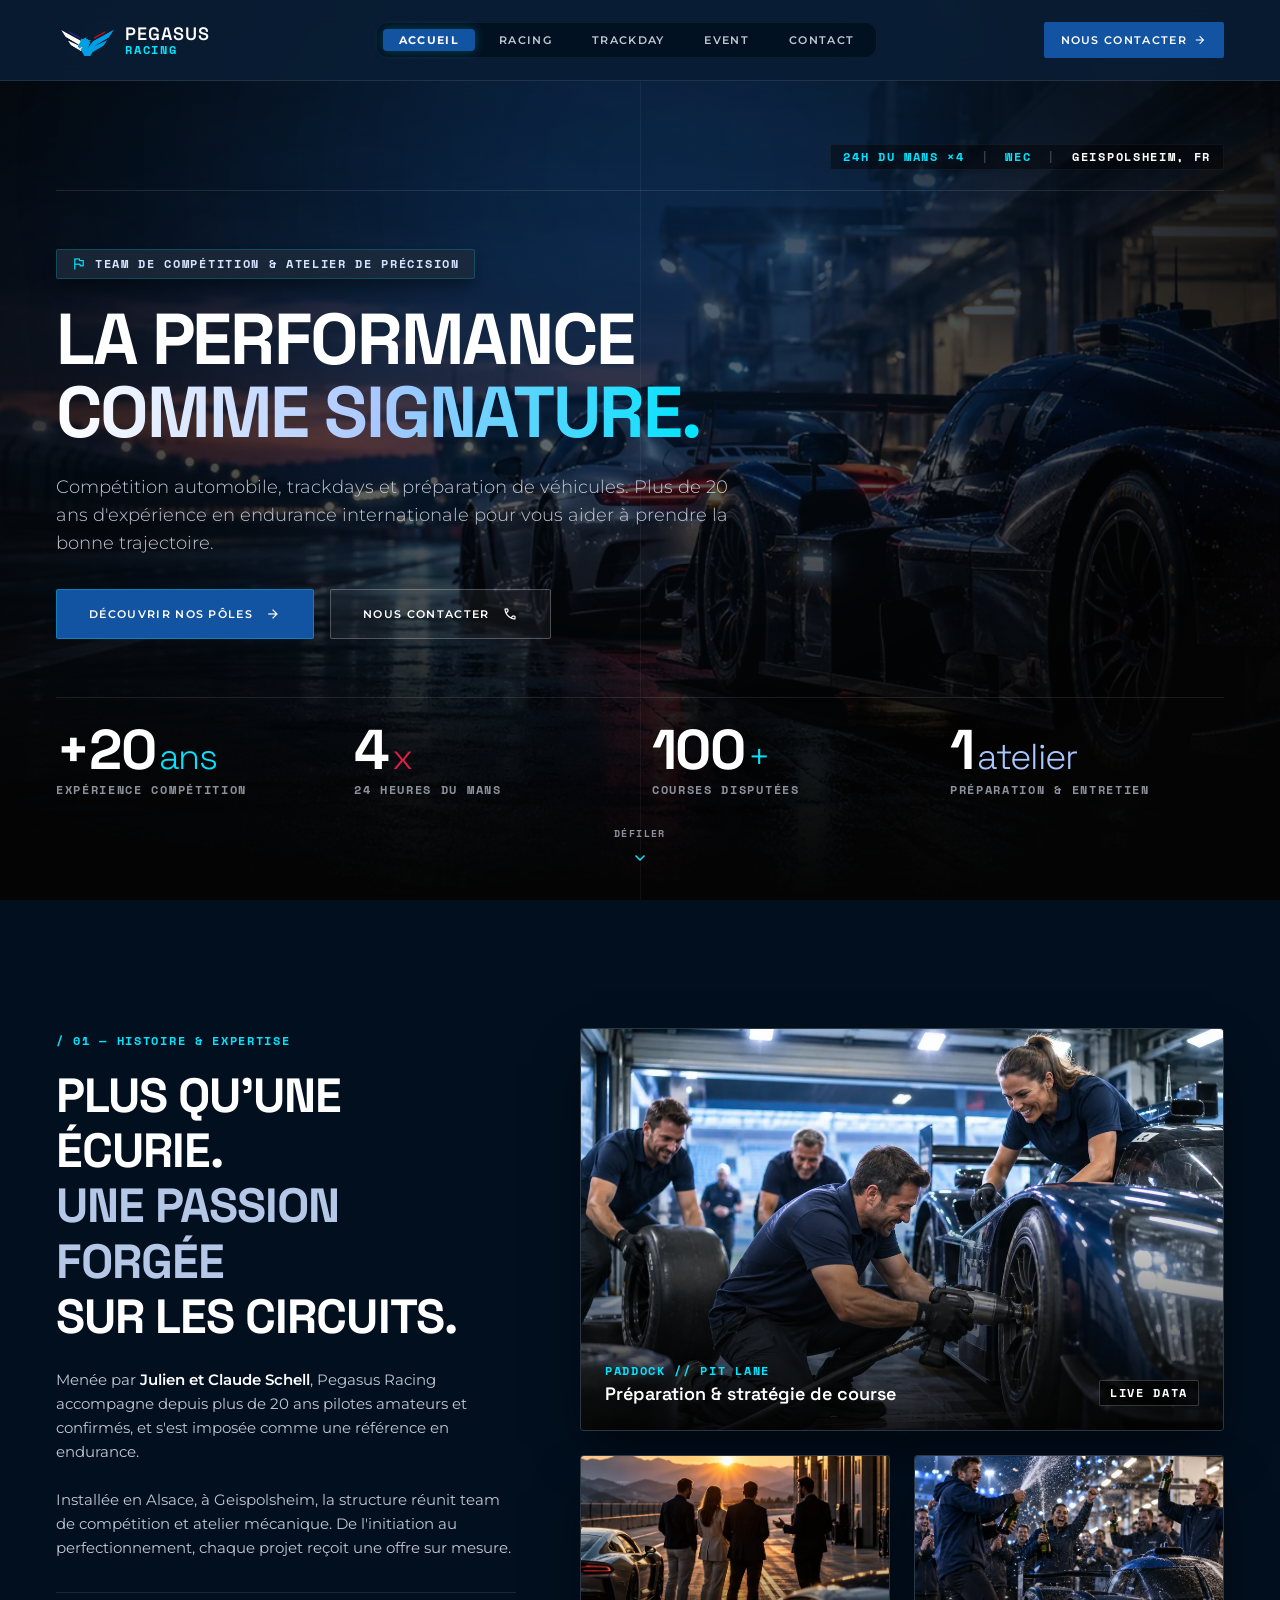
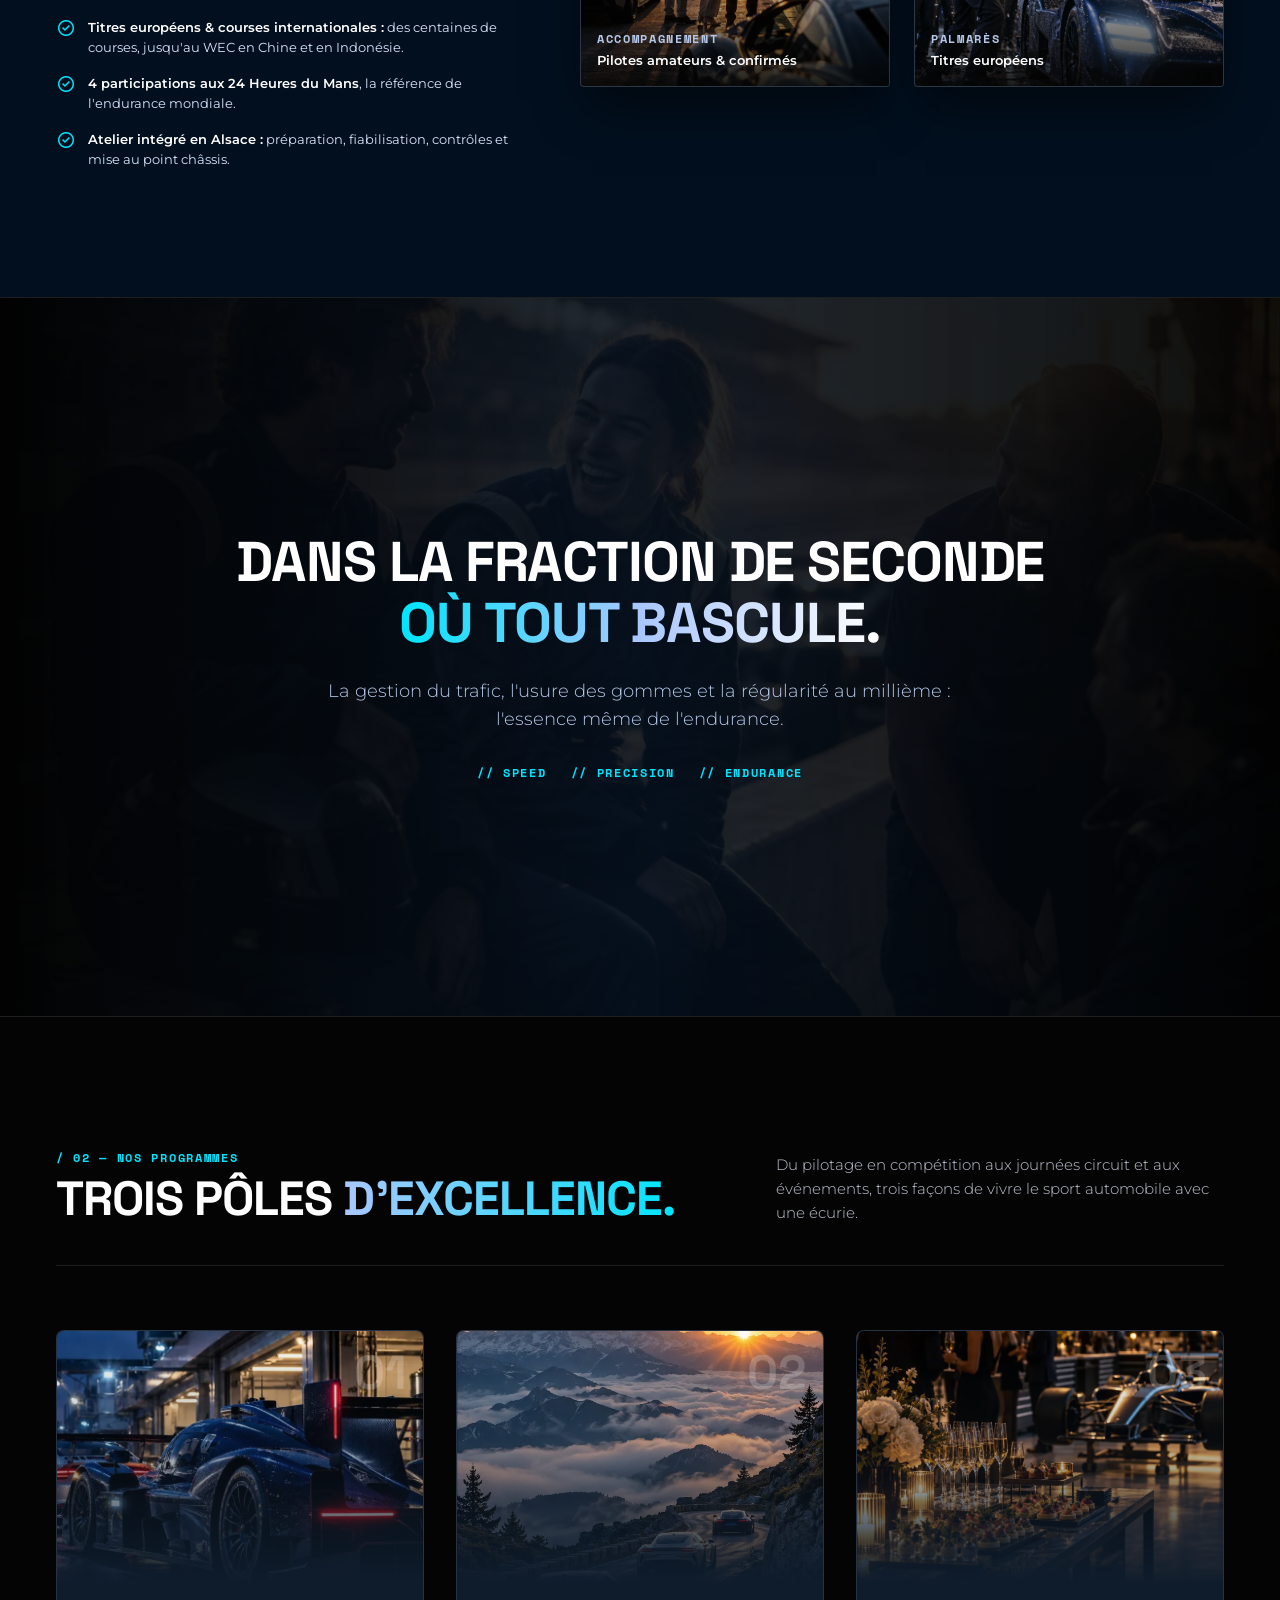
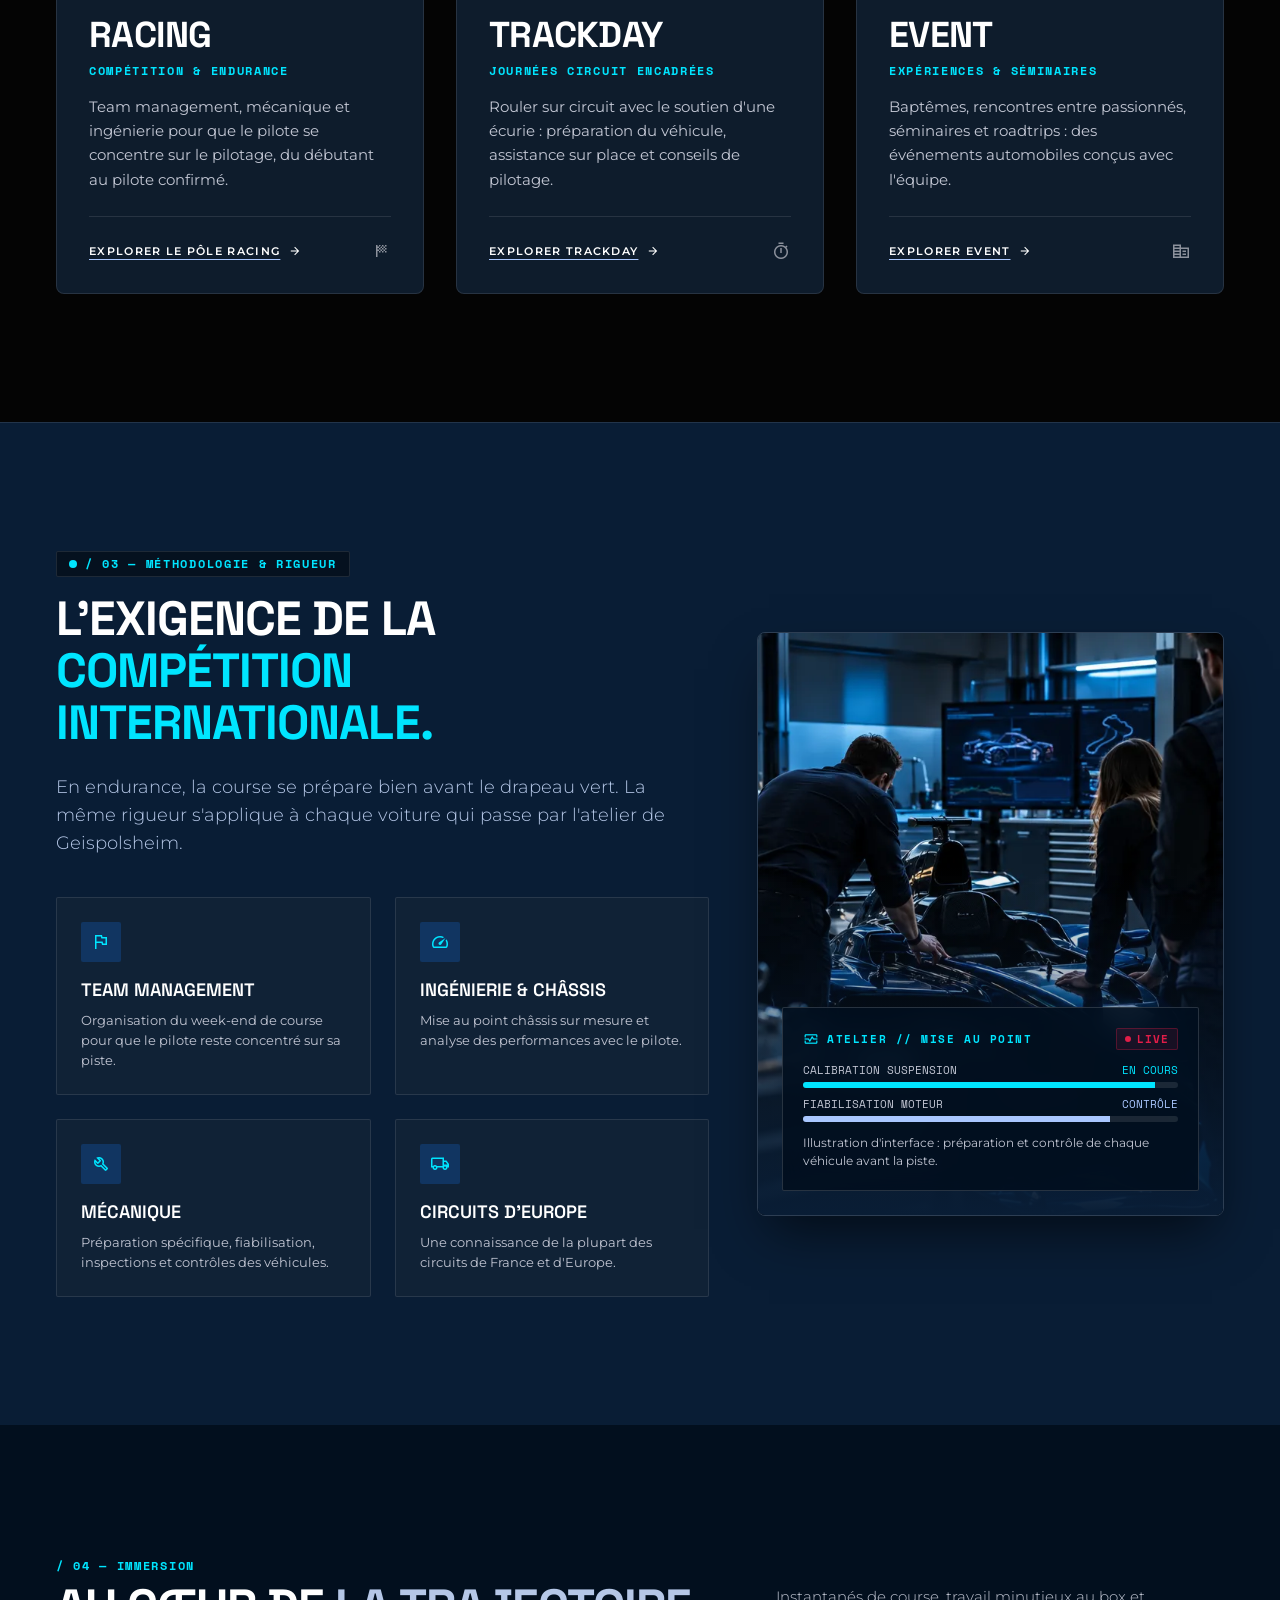
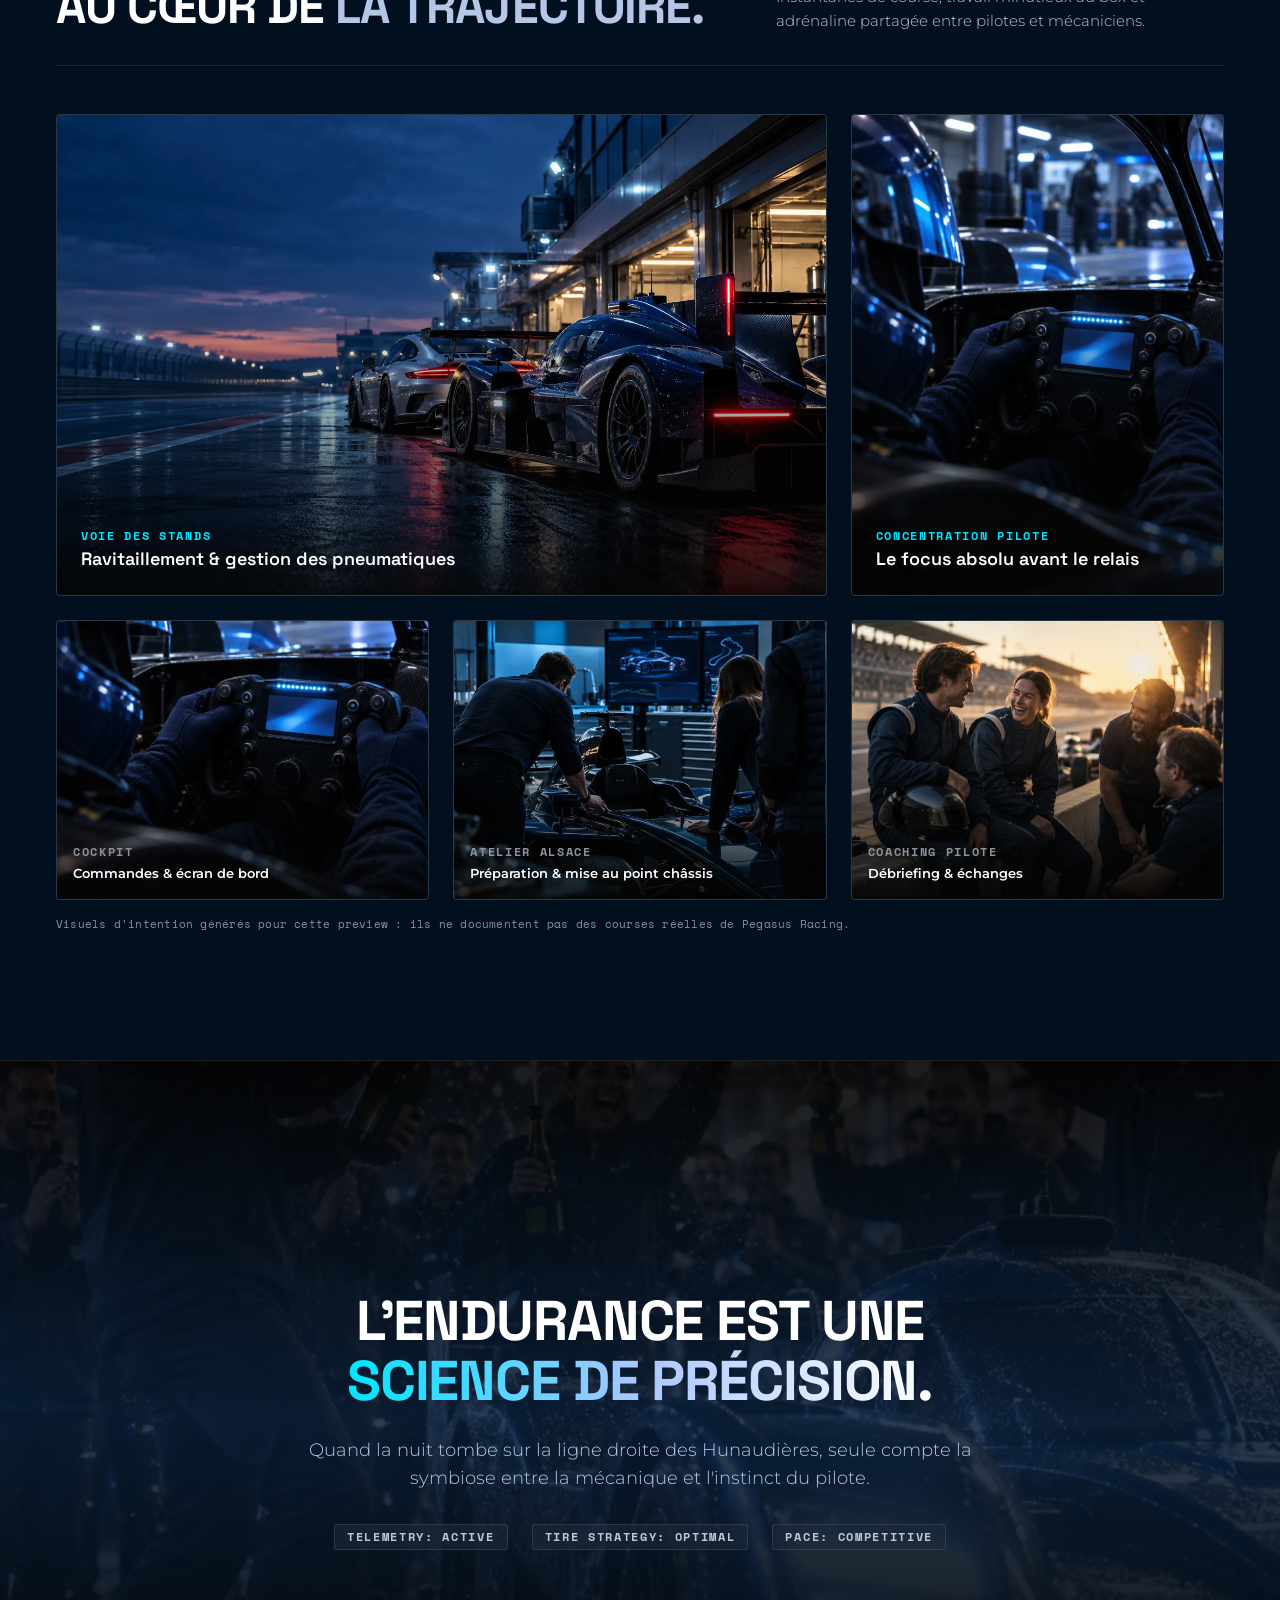
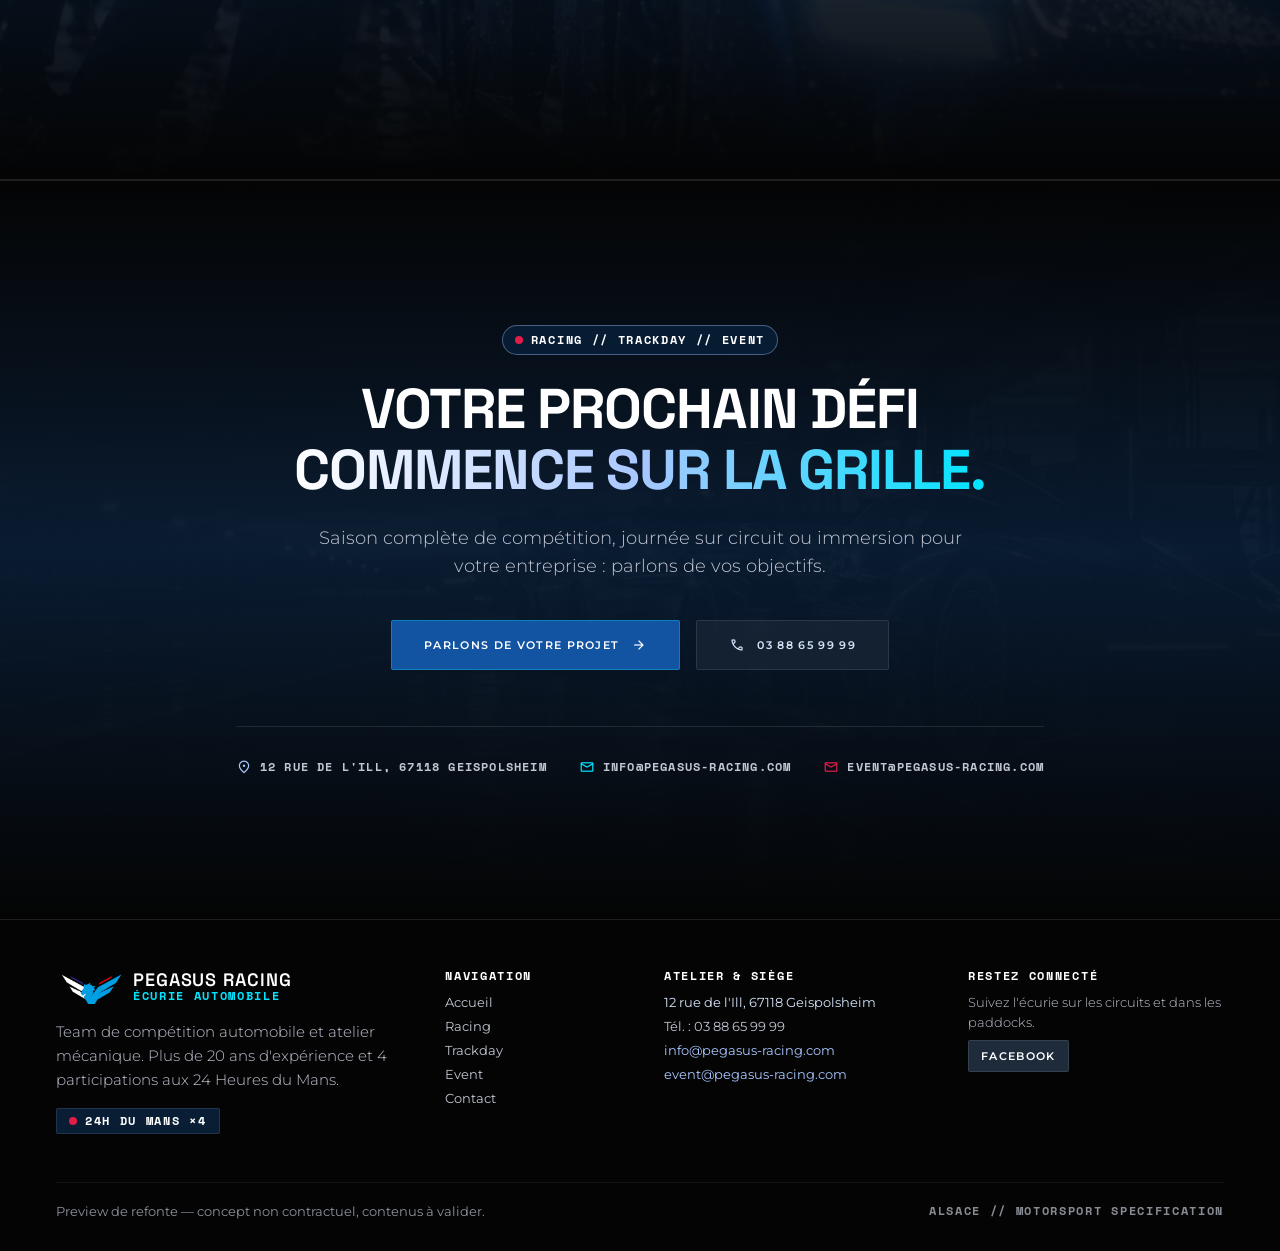
<file: docs/previews/pegasus-racing/index.html>
<!doctype html>
<html lang="fr">
  <head>
    <meta charset="utf-8">
    <meta name="viewport" content="width=device-width, initial-scale=1">
    <meta name="theme-color" content="#091D35">
    <meta name="robots" content="noindex">
    <meta name="description" content="Preview de refonte pour Pegasus Racing : team de compétition automobile et atelier à Geispolsheim. Concept non contractuel.">
    <title>Pegasus Racing — Team de compétition & atelier</title>
    <link rel="preconnect" href="https://fonts.googleapis.com">
    <link rel="preconnect" href="https://fonts.gstatic.com" crossorigin>
    <link href="https://fonts.googleapis.com/css2?family=Montserrat:wght@300;400;500;600;700&family=Space+Grotesk:wght@500;600;700&family=Space+Mono:wght@400;700&display=swap" rel="stylesheet">
    <link href="https://fonts.googleapis.com/css2?family=Material+Symbols+Outlined:opsz,wght,FILL,GRAD@24,400,0,0&icon_names=alternate_email,analytics,arrow_downward,arrow_forward,build,call,check_circle,construction,corporate_fare,directions_car,done,engineering,expand_more,flag,flight,forum,groups,insights,local_shipping,location_on,lock,mail,military_tech,monitor_heart,navigation,pin_drop,route,school,send,speed,sports_motorsports,sports_score,timer,train,tune,verified,verified_user&display=block" rel="stylesheet">
    <link rel="preload" href="./assets/hero.webp" as="image" type="image/webp">
    <link rel="stylesheet" href="./style.css">
    <script src="./index.js" defer></script>
  </head>
  <body data-page="accueil">
    <a class="skip-link" href="#main">Aller au contenu</a>

    <header class="site-header" data-header>
      <div class="header-inner wrap">
        <a class="brand" href="index.html" aria-label="Pegasus Racing, accueil">
          <img src="./assets/logo-pegasus.png" alt="" width="226" height="118">
          <span class="brand-name"><strong>Pegasus</strong><small>Racing</small></span>
        </a>

        <nav class="main-nav" id="main-nav" aria-label="Navigation principale" data-menu>
          <a href="index.html" aria-current="page">Accueil</a>
          <a href="racing.html">Racing</a>
          <a href="trackday.html">Trackday</a>
          <a href="event.html">Event</a>
          <a href="contact.html">Contact</a>
        </nav>

        <div class="header-actions">
          <a class="btn btn-primary btn-sm header-cta" href="contact.html"><span>Nous contacter</span><span class="icon" aria-hidden="true">arrow_forward</span></a>
          <button class="menu-toggle" type="button" aria-label="Ouvrir le menu" aria-controls="main-nav" aria-expanded="false" data-menu-toggle><span></span><span></span></button>
        </div>
      </div>
    </header>

    <main id="main">
      <!-- HERO -->
      <section class="hero-full" id="top" aria-labelledby="hero-title">
        <div class="hero-bg" data-parallax="0.25" aria-hidden="true"><img src="./assets/hero.webp" alt="" width="1672" height="941" fetchpriority="high"></div>
        <div class="hero-scrim" aria-hidden="true"></div>
        <div class="hero-glow" aria-hidden="true"></div>
        <div class="hero-full-inner wrap" data-reveal>
          <div class="hero-topbar" data-reveal-item>
            <span class="geo-box"><span class="c-cyan">24H du Mans ×4</span><span class="sep">|</span><span class="c-cyan">WEC</span><span class="sep">|</span><span class="c-white">Geispolsheim, FR</span></span>
          </div>
          <div class="hero-center">
            <span class="chip-tag" data-reveal-item><span class="icon" aria-hidden="true">flag</span>Team de compétition &amp; atelier de précision</span>
            <h1 id="hero-title" class="h-display" data-reveal-item>La performance <br><span class="grad-text">comme signature.</span></h1>
            <p class="lead" data-reveal-item>Compétition automobile, trackdays et préparation de véhicules. Plus de 20 ans d'expérience en endurance internationale pour vous aider à prendre la bonne trajectoire.</p>
            <div class="hero-ctas" data-reveal-item>
              <a class="btn btn-primary btn-lg btn-glow" href="#poles"><span>Découvrir nos pôles</span><span class="icon" aria-hidden="true">arrow_forward</span></a>
              <a class="btn btn-ghost btn-lg" href="contact.html"><span>Nous contacter</span><span class="icon" aria-hidden="true">call</span></a>
            </div>
          </div>
          <div class="hero-stats" data-reveal-item>
            <div class="hero-stats-grid">
              <div><span class="stat">+<span data-count="20">20</span><small class="c-cyan">ans</small></span><span class="mono">Expérience compétition</span></div>
              <div><span class="stat"><span data-count="4">4</span><small class="c-red">x</small></span><span class="mono">24 Heures du Mans</span></div>
              <div><span class="stat"><span data-count="100">100</span><small class="c-cyan">+</small></span><span class="mono">Courses disputées</span></div>
              <div><span class="stat">1<small class="c-primary">atelier</small></span><span class="mono">Préparation &amp; entretien</span></div>
            </div>
            <a class="scroll-cue" href="#histoire"><span class="mono">Défiler</span><span class="icon" aria-hidden="true">expand_more</span></a>
          </div>
        </div>
      </section>

      <!-- 01 HISTOIRE -->
      <section class="section-lg s-lowest" id="histoire" aria-labelledby="h1-title">
        <div class="split-grid-line" aria-hidden="true"></div>
        <div class="wrap split-sticky" data-reveal>
          <div>
            <p class="index index-cyan" data-reveal-item>/ 01 — Histoire &amp; expertise</p>
            <h2 id="h1-title" class="h-xl" data-reveal-item>Plus qu'une écurie.<br><span class="c-secondary">Une passion forgée</span><br>sur les circuits.</h2>
            <p class="body" data-reveal-item>Menée par <strong>Julien et Claude Schell</strong>, Pegasus Racing accompagne depuis plus de 20 ans pilotes amateurs et confirmés, et s'est imposée comme une référence en endurance.</p>
            <p class="body" data-reveal-item>Installée en Alsace, à Geispolsheim, la structure réunit team de compétition et atelier mécanique. De l'initiation au perfectionnement, chaque projet reçoit une offre sur mesure.</p>
            <ul class="badges" data-reveal-item>
              <li><span class="icon" aria-hidden="true">check_circle</span><span><strong>Titres européens &amp; courses internationales :</strong> des centaines de courses, jusqu'au WEC en Chine et en Indonésie.</span></li>
              <li><span class="icon" aria-hidden="true">check_circle</span><span><strong>4 participations aux 24 Heures du Mans</strong>, la référence de l'endurance mondiale.</span></li>
              <li><span class="icon" aria-hidden="true">check_circle</span><span><strong>Atelier intégré en Alsace :</strong> préparation, fiabilisation, contrôles et mise au point châssis.</span></li>
            </ul>
          </div>
          <div class="collage">
            <figure class="media r-16-10" data-reveal-item>
              <img src="./assets/pitstop.webp" alt="Équipe au travail sur un prototype dans un garage, visuel d'intention" width="1248" height="832" loading="lazy">
              <figcaption class="media-cap"><span class="mono c-cyan">Paddock // Pit lane</span><p>Préparation &amp; stratégie de course</p></figcaption>
              <span class="live-tag">LIVE DATA</span>
            </figure>
            <div class="collage-row">
              <figure class="media r-4-3" data-reveal-item>
                <img src="./assets/private.webp" alt="Groupe réuni en bord de piste au coucher du soleil, visuel d'intention" width="683" height="768" loading="lazy">
                <figcaption class="media-cap media-cap-sm"><span class="mono c-secondary">Accompagnement</span><p>Pilotes amateurs &amp; confirmés</p></figcaption>
              </figure>
              <figure class="media r-4-3" data-reveal-item>
                <img src="./assets/celebration.webp" alt="Célébration dans la voie des stands, visuel d'intention" width="912" height="1152" loading="lazy">
                <figcaption class="media-cap media-cap-sm"><span class="mono c-secondary">Palmarès</span><p>Titres européens</p></figcaption>
              </figure>
            </div>
          </div>
        </div>
      </section>

      <!-- BREAK 1 -->
      <section class="break" aria-labelledby="b1-title">
        <div class="interlude-bg" data-parallax-section aria-hidden="true"><img src="./assets/team.webp" alt="" width="1248" height="832" loading="lazy"></div>
        <div class="break-scrim" aria-hidden="true"></div>
        <div class="break-content" data-reveal>
          <h2 id="b1-title" class="h-break" data-reveal-item>Dans la fraction de seconde <br><span class="grad-text grad-rev">où tout bascule.</span></h2>
          <p class="lead" data-reveal-item>La gestion du trafic, l'usure des gommes et la régularité au millième : l'essence même de l'endurance.</p>
          <div class="break-tags" data-reveal-item><span>// Speed</span><span>// Precision</span><span>// Endurance</span></div>
        </div>
      </section>

      <!-- 02 POLES -->
      <section class="section-lg" style="background: var(--carbon)" id="poles" aria-labelledby="h2-title">
        <div class="wrap" data-reveal>
          <div class="section-head head-rule" data-reveal-item>
            <div><p class="index index-cyan">/ 02 — Nos programmes</p><h2 id="h2-title" class="h-xl">Trois pôles <span class="grad-text grad-cool">d'excellence.</span></h2></div>
            <p>Du pilotage en compétition aux journées circuit et aux événements, trois façons de vivre le sport automobile avec une écurie.</p>
          </div>
          <div class="pillars">
            <article class="pillar" data-reveal-item>
              <div class="pillar-media r-16-11"><img src="./assets/prototype.webp" alt="Prototype d'endurance sur piste mouillée, visuel d'intention" width="753" height="941" loading="lazy"><div class="pillar-top"><span class="pillar-num">01</span></div></div>
              <div class="pillar-body">
                <h3>Racing</h3>
                <p class="mono">Compétition &amp; endurance</p>
                <p>Team management, mécanique et ingénierie pour que le pilote se concentre sur le pilotage, du débutant au pilote confirmé.</p>
                <div class="pillar-foot"><a href="racing.html"><span>Explorer le pôle Racing</span><span class="icon" aria-hidden="true">arrow_forward</span></a><span class="icon" aria-hidden="true">sports_score</span></div>
              </div>
            </article>
            <article class="pillar" data-reveal-item>
              <div class="pillar-media r-16-11"><img src="./assets/roadtrip.webp" alt="Voitures sportives sur une route de montagne, visuel d'intention" width="683" height="768" loading="lazy"><div class="pillar-top"><span class="pillar-num">02</span></div></div>
              <div class="pillar-body">
                <h3>Trackday</h3>
                <p class="mono">Journées circuit encadrées</p>
                <p>Rouler sur circuit avec le soutien d'une écurie : préparation du véhicule, assistance sur place et conseils de pilotage.</p>
                <div class="pillar-foot"><a href="trackday.html"><span>Explorer Trackday</span><span class="icon" aria-hidden="true">arrow_forward</span></a><span class="icon" aria-hidden="true">timer</span></div>
              </div>
            </article>
            <article class="pillar" data-reveal-item>
              <div class="pillar-media r-16-11"><img src="./assets/reception.webp" alt="Réception en soirée dans un atelier de course, visuel d'intention" width="912" height="1152" loading="lazy"><div class="pillar-top"><span class="pillar-num">03</span></div></div>
              <div class="pillar-body">
                <h3>Event</h3>
                <p class="mono">Expériences &amp; séminaires</p>
                <p>Baptêmes, rencontres entre passionnés, séminaires et roadtrips : des événements automobiles conçus avec l'équipe.</p>
                <div class="pillar-foot"><a href="event.html"><span>Explorer Event</span><span class="icon" aria-hidden="true">arrow_forward</span></a><span class="icon" aria-hidden="true">corporate_fare</span></div>
              </div>
            </article>
          </div>
        </div>
      </section>

      <!-- 03 INGENIERIE -->
      <section class="section-lg s-navy" style="border-top: 1px solid rgba(255,255,255,.1)" aria-labelledby="h3-title">
        <div class="wrap eng" data-reveal>
          <div>
            <span class="chip" data-reveal-item><span class="dot"></span>/ 03 — Méthodologie &amp; rigueur</span>
            <h2 id="h3-title" class="h-xl" data-reveal-item>L'exigence de la <br><span class="c-cyan">compétition internationale.</span></h2>
            <p class="lead" data-reveal-item>En endurance, la course se prépare bien avant le drapeau vert. La même rigueur s'applique à chaque voiture qui passe par l'atelier de Geispolsheim.</p>
            <div class="tiles-2">
              <div class="tech-tile" data-reveal-item><span class="icon-box"><span class="icon" aria-hidden="true">flag</span></span><h3 class="h-sm">Team management</h3><p>Organisation du week-end de course pour que le pilote reste concentré sur sa piste.</p></div>
              <div class="tech-tile" data-reveal-item><span class="icon-box"><span class="icon" aria-hidden="true">speed</span></span><h3 class="h-sm">Ingénierie &amp; châssis</h3><p>Mise au point châssis sur mesure et analyse des performances avec le pilote.</p></div>
              <div class="tech-tile" data-reveal-item><span class="icon-box"><span class="icon" aria-hidden="true">build</span></span><h3 class="h-sm">Mécanique</h3><p>Préparation spécifique, fiabilisation, inspections et contrôles des véhicules.</p></div>
              <div class="tech-tile" data-reveal-item><span class="icon-box"><span class="icon" aria-hidden="true">local_shipping</span></span><h3 class="h-sm">Circuits d'Europe</h3><p>Une connaissance de la plupart des circuits de France et d'Europe.</p></div>
            </div>
          </div>
          <div class="console-wrap" data-reveal-item>
            <img src="./assets/corporate.webp" alt="Ingénieurs autour d'un prototype et d'écrans de données, visuel d'intention" width="683" height="768" loading="lazy">
            <div class="console">
              <div class="console-head"><span class="mono c-cyan"><span class="icon" aria-hidden="true">monitor_heart</span>Atelier // Mise au point</span><span class="live"><span class="dot dot-red dot-pulse" style="width:6px;height:6px"></span>LIVE</span></div>
              <div class="bar-row"><div class="bar-label"><span>CALIBRATION SUSPENSION</span><span class="c-cyan">EN COURS</span></div><div class="bar"><i style="width:94%"></i></div></div>
              <div class="bar-row"><div class="bar-label"><span>FIABILISATION MOTEUR</span><span class="c-primary">CONTRÔLE</span></div><div class="bar"><i class="alt" style="width:82%"></i></div></div>
              <p>Illustration d'interface : préparation et contrôle de chaque véhicule avant la piste.</p>
            </div>
          </div>
        </div>
      </section>

      <!-- 04 GALERIE -->
      <section class="section-lg s-lowest" aria-labelledby="h4-title">
        <div class="wrap" data-reveal>
          <div class="section-head head-rule" style="margin-bottom:3rem;padding-bottom:2rem" data-reveal-item>
            <div><p class="index index-cyan">/ 04 — Immersion</p><h2 id="h4-title" class="h-xl">Au cœur de <span class="c-secondary">la trajectoire.</span></h2></div>
            <p>Instantanés de course, travail minutieux au box et adrénaline partagée entre pilotes et mécaniciens.</p>
          </div>
          <div class="mosaic">
            <figure class="media m8 r-16-10" data-reveal-item><img src="./assets/hero.webp" alt="Prototype et GT dans la voie des stands au crépuscule, visuel d'intention" width="1672" height="941" loading="lazy" style="object-position:70% center"><figcaption class="media-cap"><span class="mono c-cyan">Voie des stands</span><p>Ravitaillement &amp; gestion des pneumatiques</p></figcaption></figure>
            <figure class="media m4 r-4-5" data-reveal-item><img src="./assets/cockpit.webp" alt="Pilote au volant d'un prototype, visuel d'intention" width="912" height="1152" loading="lazy"><figcaption class="media-cap"><span class="mono c-cyan">Concentration pilote</span><p>Le focus absolu avant le relais</p></figcaption></figure>
            <figure class="media m4 r-4-3" data-reveal-item><img src="./assets/cockpit.webp" alt="Volant de prototype et écran de bord, visuel d'intention" width="912" height="1152" loading="lazy" style="object-position:center 70%"><figcaption class="media-cap media-cap-sm"><span class="mono" style="color:var(--outline)">Cockpit</span><p>Commandes &amp; écran de bord</p></figcaption></figure>
            <figure class="media m4 r-4-3" data-reveal-item><img src="./assets/corporate.webp" alt="Atelier avec un prototype et des écrans, visuel d'intention" width="683" height="768" loading="lazy" style="object-position:center 30%"><figcaption class="media-cap media-cap-sm"><span class="mono" style="color:var(--outline)">Atelier Alsace</span><p>Préparation &amp; mise au point châssis</p></figcaption></figure>
            <figure class="media m4 r-4-3" data-reveal-item><img src="./assets/team.webp" alt="Pilotes et ingénieurs échangeant sur un muret des stands, visuel d'intention" width="1248" height="832" loading="lazy"><figcaption class="media-cap media-cap-sm"><span class="mono" style="color:var(--outline)">Coaching pilote</span><p>Débriefing &amp; échanges</p></figcaption></figure>
          </div>
          <p class="image-note">Visuels d'intention générés pour cette preview : ils ne documentent pas des courses réelles de Pegasus Racing.</p>
        </div>
      </section>

      <!-- BREAK 2 -->
      <section class="break" aria-labelledby="b2-title">
        <div class="interlude-bg" data-parallax-section aria-hidden="true"><img src="./assets/celebration.webp" alt="" width="912" height="1152" loading="lazy"></div>
        <div class="break-scrim break-scrim-v" aria-hidden="true"></div>
        <div class="break-content" data-reveal>
          <h2 id="b2-title" class="h-break" data-reveal-item>L'endurance est une <br><span class="grad-text grad-rev">science de précision.</span></h2>
          <p class="lead" data-reveal-item>Quand la nuit tombe sur la ligne droite des Hunaudières, seule compte la symbiose entre la mécanique et l'instinct du pilote.</p>
          <div class="break-tags break-tags-boxed" data-reveal-item><span>Telemetry: active</span><span>Tire strategy: optimal</span><span>Pace: competitive</span></div>
        </div>
      </section>

      <!-- CTA -->
      <section class="cta-center" aria-labelledby="cta-title">
        <div class="contact-bg" aria-hidden="true"></div>
        <div class="wrap" data-reveal>
          <span class="chip" data-reveal-item><span class="dot dot-red dot-pulse"></span>Racing // Trackday // Event</span>
          <h2 id="cta-title" class="h-break" data-reveal-item>Votre prochain défi <br><span class="grad-text">commence sur la grille.</span></h2>
          <p class="lead" data-reveal-item>Saison complète de compétition, journée sur circuit ou immersion pour votre entreprise : parlons de vos objectifs.</p>
          <div class="cta-actions" data-reveal-item>
            <a class="btn btn-primary btn-lg btn-glow" href="contact.html"><span>Parlons de votre projet</span><span class="icon" aria-hidden="true">arrow_forward</span></a>
            <a class="btn btn-glass btn-lg" href="tel:+33388659999"><span class="icon" aria-hidden="true">call</span><span>03 88 65 99 99</span></a>
          </div>
          <div class="coord-bar" data-reveal-item>
            <span><span class="icon c-primary" aria-hidden="true">location_on</span>12 rue de l'Ill, 67118 Geispolsheim</span>
            <a href="mailto:info@pegasus-racing.com"><span class="icon c-cyan" aria-hidden="true">mail</span>info@pegasus-racing.com</a>
            <a href="mailto:event@pegasus-racing.com"><span class="icon c-red" aria-hidden="true">mail</span>event@pegasus-racing.com</a>
          </div>
        </div>
      </section>
    </main>

    <footer class="site-footer">
      <div class="wrap">
        <div class="footer-grid">
          <div class="footer-brand">
            <a class="brand" href="index.html" aria-label="Pegasus Racing, accueil"><img src="./assets/logo-pegasus.png" alt="" width="226" height="118"><span class="brand-name"><strong>Pegasus Racing</strong><small>Écurie automobile</small></span></a>
            <p>Team de compétition automobile et atelier mécanique. Plus de 20 ans d'expérience et 4 participations aux 24 Heures du Mans.</p>
            <span class="chip chip-footer"><span class="dot dot-red dot-pulse"></span>24H du Mans ×4</span>
          </div>
          <div class="footer-col">
            <span class="footer-title">Navigation</span>
            <a href="index.html">Accueil</a><a href="racing.html">Racing</a><a href="trackday.html">Trackday</a><a href="event.html">Event</a><a href="contact.html">Contact</a>
          </div>
          <div class="footer-col">
            <span class="footer-title">Atelier &amp; siège</span>
            <p>12 rue de l'Ill, 67118 Geispolsheim</p>
            <a href="tel:+33388659999">Tél. : 03 88 65 99 99</a>
            <a class="c-primary" href="mailto:info@pegasus-racing.com">info@pegasus-racing.com</a>
            <a class="c-primary" href="mailto:event@pegasus-racing.com">event@pegasus-racing.com</a>
          </div>
          <div class="footer-col">
            <span class="footer-title">Restez connecté</span>
            <p>Suivez l'écurie sur les circuits et dans les paddocks.</p>
            <span class="social-chip">Facebook</span>
          </div>
        </div>
        <div class="footer-bottom">
          <p>Preview de refonte — concept non contractuel, contenus à valider.</p>
          <p class="mono">Alsace // Motorsport specification</p>
        </div>
      </div>
    </footer>
  </body>
</html>
</file>
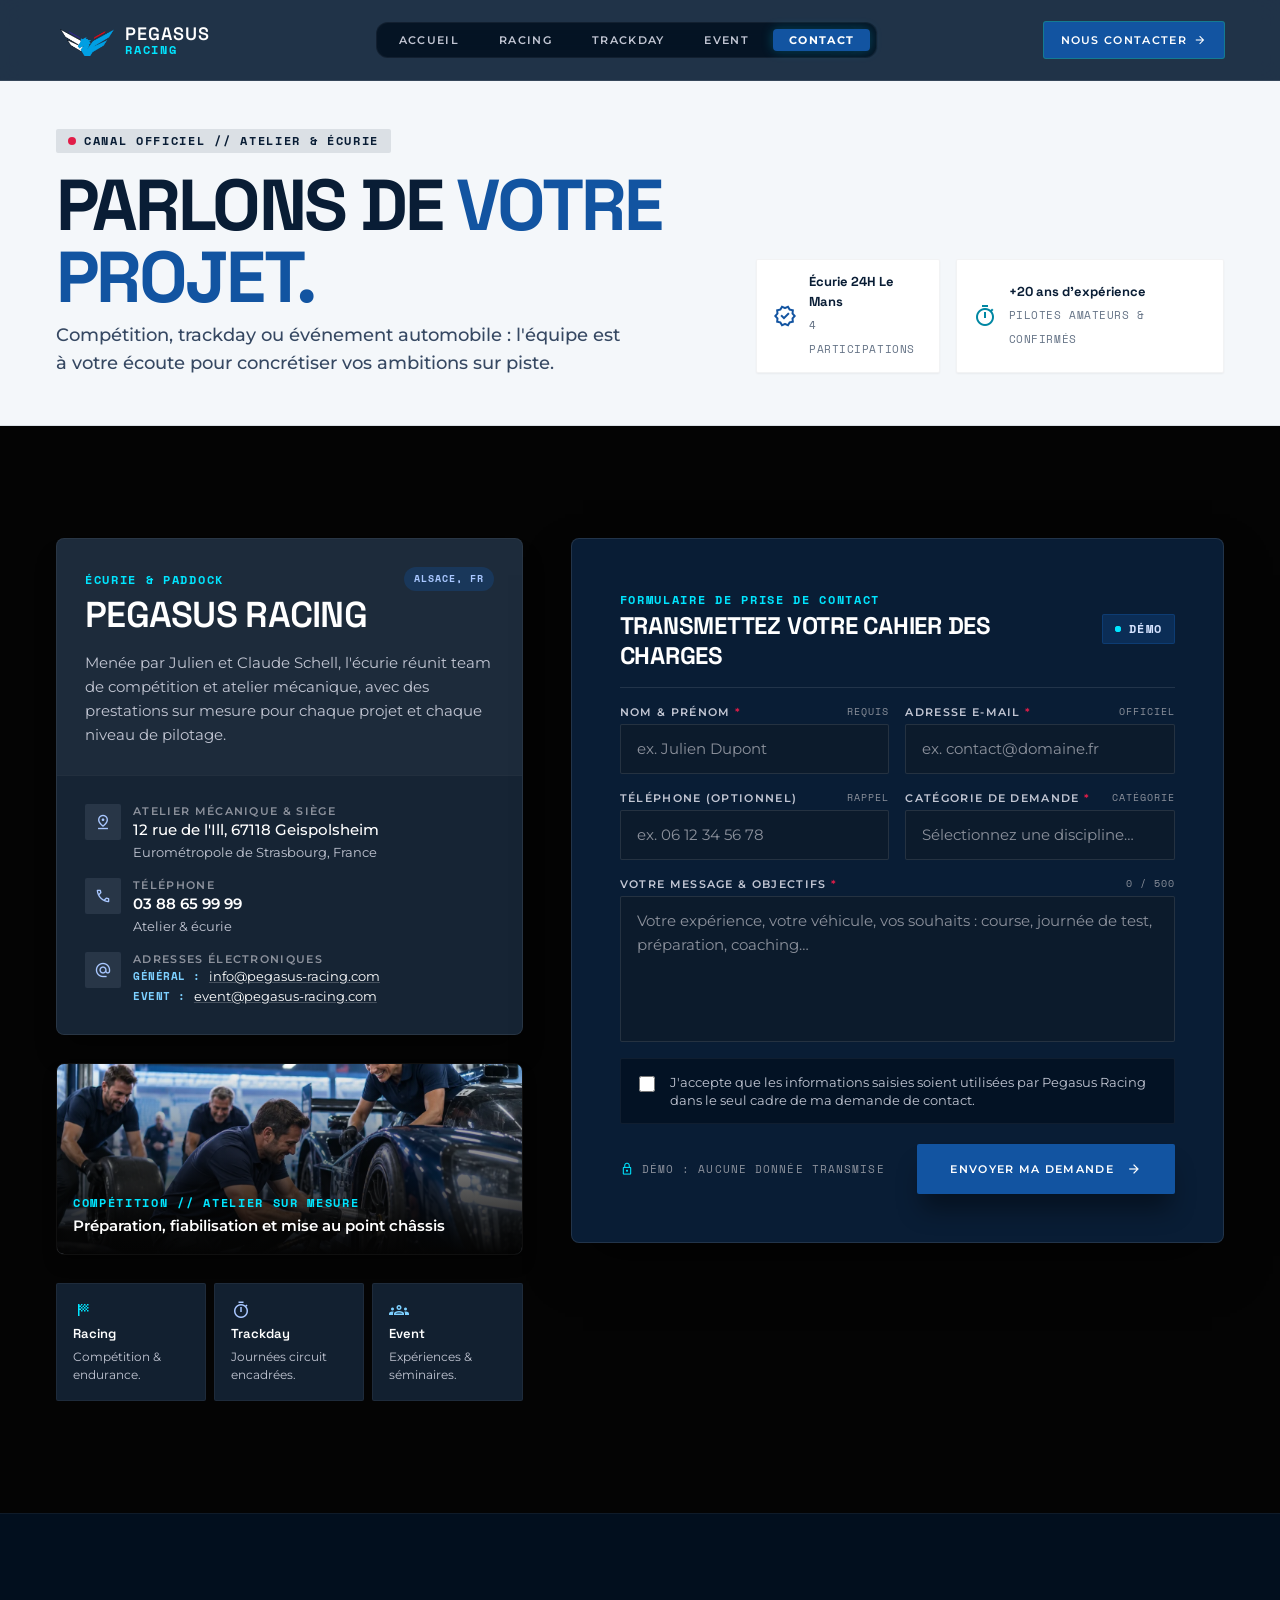
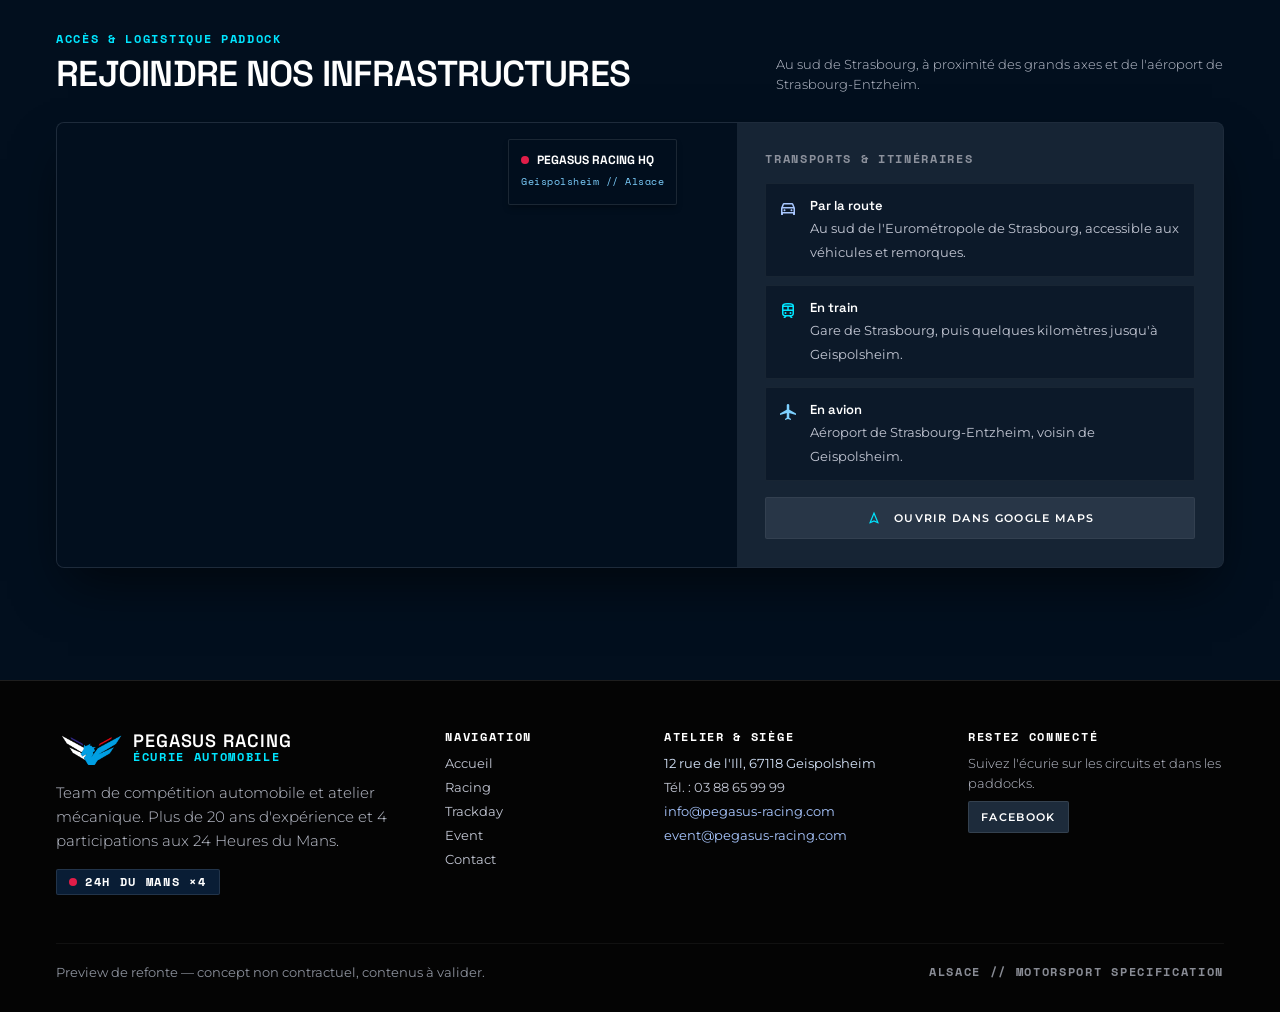
<file: docs/previews/pegasus-racing/contact.html>
<!doctype html>
<html lang="fr">
  <head>
    <meta charset="utf-8">
    <meta name="viewport" content="width=device-width, initial-scale=1">
    <meta name="theme-color" content="#091D35">
    <meta name="robots" content="noindex">
    <meta name="description" content="Preview de refonte : contacter Pegasus Racing à Geispolsheim. Concept non contractuel.">
    <title>Contact — Pegasus Racing</title>
    <link rel="preconnect" href="https://fonts.googleapis.com">
    <link rel="preconnect" href="https://fonts.gstatic.com" crossorigin>
    <link href="https://fonts.googleapis.com/css2?family=Montserrat:wght@300;400;500;600;700&family=Space+Grotesk:wght@500;600;700&family=Space+Mono:wght@400;700&display=swap" rel="stylesheet">
    <link href="https://fonts.googleapis.com/css2?family=Material+Symbols+Outlined:opsz,wght,FILL,GRAD@24,400,0,0&icon_names=alternate_email,analytics,arrow_downward,arrow_forward,build,call,check_circle,construction,corporate_fare,directions_car,done,engineering,expand_more,flag,flight,forum,groups,insights,local_shipping,location_on,lock,mail,military_tech,monitor_heart,navigation,pin_drop,route,school,send,speed,sports_motorsports,sports_score,timer,train,tune,verified,verified_user&display=block" rel="stylesheet">
    <link rel="stylesheet" href="./style.css">
    <script src="./index.js" defer></script>
  </head>
  <body data-page="contact">
    <a class="skip-link" href="#main">Aller au contenu</a>

    <header class="site-header" data-header>
      <div class="header-inner wrap">
        <a class="brand" href="index.html" aria-label="Pegasus Racing, accueil">
          <img src="./assets/logo-pegasus.png" alt="" width="226" height="118">
          <span class="brand-name"><strong>Pegasus</strong><small>Racing</small></span>
        </a>

        <nav class="main-nav" id="main-nav" aria-label="Navigation principale" data-menu>
          <a href="index.html">Accueil</a>
          <a href="racing.html">Racing</a>
          <a href="trackday.html">Trackday</a>
          <a href="event.html">Event</a>
          <a href="contact.html" aria-current="page">Contact</a>
        </nav>

        <div class="header-actions">
          <a class="btn btn-primary btn-sm header-cta" href="contact.html" aria-current="page"><span>Nous contacter</span><span class="icon" aria-hidden="true">arrow_forward</span></a>
          <button class="menu-toggle" type="button" aria-label="Ouvrir le menu" aria-controls="main-nav" aria-expanded="false" data-menu-toggle><span></span><span></span></button>
        </div>
      </div>
    </header>

    <main id="main">
      <!-- INTRO BAND -->
      <section class="intro-band" style="padding-top:calc(var(--header-h) + var(--sp-xl))" id="top" aria-labelledby="hero-title">
        <div class="wrap intro-band-inner" data-reveal>
          <div style="max-width:42rem">
            <span class="chip chip-light" data-reveal-item><span class="dot dot-red"></span>Canal officiel // Atelier &amp; écurie</span>
            <h1 id="hero-title" data-reveal-item>Parlons de <span class="c-blue">votre projet.</span></h1>
            <p class="lead" data-reveal-item>Compétition, trackday ou événement automobile : l'équipe est à votre écoute pour concrétiser vos ambitions sur piste.</p>
          </div>
          <div class="proof-row" data-reveal-item>
            <div class="proof"><span class="icon" aria-hidden="true">verified</span><div><strong>Écurie 24H Le Mans</strong><span>4 PARTICIPATIONS</span></div></div>
            <div class="proof"><span class="icon" aria-hidden="true" style="color:#0087a3">timer</span><div><strong>+20 ans d'expérience</strong><span>PILOTES AMATEURS &amp; CONFIRMÉS</span></div></div>
          </div>
        </div>
      </section>

      <!-- MAIN -->
      <section class="section" style="background:var(--carbon)" aria-label="Coordonnées et formulaire">
        <div class="wrap contact-main" data-reveal>
          <div class="contact-left">
            <div class="id-card" data-reveal-item>
              <div class="id-card-top">
                <div class="id-card-head"><div><span class="mono c-cyan">Écurie &amp; paddock</span><h2 class="h-lg">Pegasus Racing</h2></div><span class="geo-pill">Alsace, FR</span></div>
                <p class="body">Menée par Julien et Claude Schell, l'écurie réunit team de compétition et atelier mécanique, avec des prestations sur mesure pour chaque projet et chaque niveau de pilotage.</p>
              </div>
              <div class="id-rows">
                <div class="id-row"><span class="ico"><span class="icon" aria-hidden="true">pin_drop</span></span><div><span class="lbl">Atelier mécanique &amp; siège</span><span class="val">12 rue de l'Ill, 67118 Geispolsheim</span><span class="sub">Eurométropole de Strasbourg, France</span></div></div>
                <div class="id-row"><span class="ico"><span class="icon" aria-hidden="true">call</span></span><div><span class="lbl">Téléphone</span><a class="val" href="tel:+33388659999" style="font-weight:600">03 88 65 99 99</a><span class="sub">Atelier &amp; écurie</span></div></div>
                <div class="id-row"><span class="ico"><span class="icon" aria-hidden="true">alternate_email</span></span><div><span class="lbl">Adresses électroniques</span><span class="mail-line"><span class="mono">Général :</span><a href="mailto:info@pegasus-racing.com">info@pegasus-racing.com</a></span><span class="mail-line"><span class="mono">Event :</span><a href="mailto:event@pegasus-racing.com">event@pegasus-racing.com</a></span></div></div>
              </div>
            </div>
            <div class="photo-strip" data-reveal-item>
              <img src="./assets/pitstop.webp" alt="Mécaniciens au travail sur un prototype, visuel d'intention" width="1248" height="832" loading="lazy">
              <div><span class="mono c-cyan">Compétition // Atelier sur mesure</span><p>Préparation, fiabilisation et mise au point châssis</p></div>
            </div>
            <div class="quick-links" data-reveal-item>
              <a href="racing.html"><span class="icon" aria-hidden="true">sports_score</span><strong>Racing</strong><span>Compétition &amp; endurance.</span></a>
              <a href="trackday.html"><span class="icon" aria-hidden="true" style="color:var(--primary)">timer</span><strong>Trackday</strong><span>Journées circuit encadrées.</span></a>
              <a href="event.html"><span class="icon" aria-hidden="true" style="color:var(--tertiary)">groups</span><strong>Event</strong><span>Expériences &amp; séminaires.</span></a>
            </div>
          </div>

          <div class="terminal" data-reveal-item>
            <div class="terminal-head">
              <div><span class="mono c-cyan">Formulaire de prise de contact</span><h2 class="h-md">Transmettez votre cahier des charges</h2></div>
              <span class="session"><span class="dot dot-ping" style="width:6px;height:6px;background:var(--cyan)"></span>DÉMO</span>
            </div>
            <form class="contact-form" data-demo-form novalidate>
              <div class="field-row">
                <div class="field"><label class="label-row" for="c-name"><span>Nom &amp; prénom <span class="req">*</span></span><small>REQUIS</small></label><input id="c-name" name="name" type="text" placeholder="ex. Julien Dupont" autocomplete="name" required></div>
                <div class="field"><label class="label-row" for="c-email"><span>Adresse e-mail <span class="req">*</span></span><small>OFFICIEL</small></label><input id="c-email" name="email" type="email" placeholder="ex. contact@domaine.fr" autocomplete="email" required></div>
              </div>
              <div class="field-row">
                <div class="field"><label class="label-row" for="c-phone"><span>Téléphone (optionnel)</span><small>RAPPEL</small></label><input id="c-phone" name="phone" type="tel" placeholder="ex. 06 12 34 56 78" autocomplete="tel"></div>
                <div class="field"><label class="label-row" for="c-subject"><span>Catégorie de demande <span class="req">*</span></span><small>CATÉGORIE</small></label>
                  <select id="c-subject" name="subject" required data-subject>
                    <option value="" disabled selected>Sélectionnez une discipline…</option>
                    <option value="racing">Compétition &amp; course (Racing)</option>
                    <option value="trackday">Journée circuit &amp; roulage (Trackday)</option>
                    <option value="event">Événement entreprise ou privé (Event)</option>
                    <option value="atelier">Atelier mécanique &amp; préparation</option>
                    <option value="autre">Autre demande</option>
                  </select>
                </div>
              </div>
              <div class="field"><label class="label-row" for="c-message"><span>Votre message &amp; objectifs <span class="req">*</span></span><small class="counter" data-counter>0 / 500</small></label><textarea id="c-message" name="message" rows="5" maxlength="500" placeholder="Votre expérience, votre véhicule, vos souhaits : course, journée de test, préparation, coaching…" required></textarea></div>
              <div class="consent"><input id="c-consent" name="consent" type="checkbox" required><label for="c-consent">J'accepte que les informations saisies soient utilisées par Pegasus Racing dans le seul cadre de ma demande de contact.</label></div>
              <div class="form-foot">
                <span class="secure"><span class="icon" aria-hidden="true">lock</span>Démo : aucune donnée transmise</span>
                <button class="btn btn-primary btn-lg" type="submit"><span>Envoyer ma demande</span><span class="icon" aria-hidden="true">arrow_forward</span></button>
              </div>
              <p class="form-success" role="status" tabindex="-1" hidden data-form-feedback><span class="icon" aria-hidden="true">check_circle</span><span>Démonstration : votre demande n'a pas été envoyée. Sur le site final, elle serait transmise à l'équipe Pegasus Racing.</span></p>
            </form>
          </div>
        </div>
      </section>

      <!-- MAP -->
      <section class="section s-lowest" style="border-top:1px solid rgba(255,255,255,.05)" aria-labelledby="map-title">
        <div class="wrap" data-reveal>
          <div class="section-head" style="margin-bottom:var(--sp-lg)" data-reveal-item>
            <div><span class="mono c-cyan">Accès &amp; logistique paddock</span><h2 id="map-title" class="h-lg" style="margin-top:4px">Rejoindre nos infrastructures</h2></div>
            <p style="font-size:13px;line-height:20px">Au sud de Strasbourg, à proximité des grands axes et de l'aéroport de Strasbourg-Entzheim.</p>
          </div>
          <div class="map-card" data-reveal-item>
            <div class="map-frame">
              <iframe title="Carte : 12 rue de l'Ill, 67118 Geispolsheim" src="https://maps.google.com/maps?q=12%20rue%20de%20l%27Ill%2C%2067118%20Geispolsheim&amp;z=14&amp;output=embed" loading="lazy" referrerpolicy="no-referrer-when-downgrade"></iframe>
              <div class="map-pin"><strong><span class="dot dot-red dot-pulse"></span>Pegasus Racing HQ</strong><span>Geispolsheim // Alsace</span></div>
            </div>
            <div class="routes">
              <div>
                <span class="mono">Transports &amp; itinéraires</span>
                <ul class="route-list">
                  <li><span class="icon" aria-hidden="true">directions_car</span><div><strong>Par la route</strong><span>Au sud de l'Eurométropole de Strasbourg, accessible aux véhicules et remorques.</span></div></li>
                  <li><span class="icon" aria-hidden="true">train</span><div><strong>En train</strong><span>Gare de Strasbourg, puis quelques kilomètres jusqu'à Geispolsheim.</span></div></li>
                  <li><span class="icon" aria-hidden="true">flight</span><div><strong>En avion</strong><span>Aéroport de Strasbourg-Entzheim, voisin de Geispolsheim.</span></div></li>
                </ul>
              </div>
              <a class="btn btn-block" href="https://www.google.com/maps/search/?api=1&amp;query=12%20rue%20de%20l%27Ill%2C%2067118%20Geispolsheim" target="_blank" rel="noopener noreferrer"><span class="icon" aria-hidden="true">navigation</span><span>Ouvrir dans Google Maps</span></a>
            </div>
          </div>
        </div>
      </section>
    </main>

    <footer class="site-footer">
      <div class="wrap">
        <div class="footer-grid">
          <div class="footer-brand">
            <a class="brand" href="index.html" aria-label="Pegasus Racing, accueil"><img src="./assets/logo-pegasus.png" alt="" width="226" height="118"><span class="brand-name"><strong>Pegasus Racing</strong><small>Écurie automobile</small></span></a>
            <p>Team de compétition automobile et atelier mécanique. Plus de 20 ans d'expérience et 4 participations aux 24 Heures du Mans.</p>
            <span class="chip chip-footer"><span class="dot dot-red dot-pulse"></span>24H du Mans ×4</span>
          </div>
          <div class="footer-col">
            <span class="footer-title">Navigation</span>
            <a href="index.html">Accueil</a><a href="racing.html">Racing</a><a href="trackday.html">Trackday</a><a href="event.html">Event</a><a href="contact.html">Contact</a>
          </div>
          <div class="footer-col">
            <span class="footer-title">Atelier &amp; siège</span>
            <p>12 rue de l'Ill, 67118 Geispolsheim</p>
            <a href="tel:+33388659999">Tél. : 03 88 65 99 99</a>
            <a class="c-primary" href="mailto:info@pegasus-racing.com">info@pegasus-racing.com</a>
            <a class="c-primary" href="mailto:event@pegasus-racing.com">event@pegasus-racing.com</a>
          </div>
          <div class="footer-col">
            <span class="footer-title">Restez connecté</span>
            <p>Suivez l'écurie sur les circuits et dans les paddocks.</p>
            <span class="social-chip">Facebook</span>
          </div>
        </div>
        <div class="footer-bottom">
          <p>Preview de refonte — concept non contractuel, contenus à valider.</p>
          <p class="mono">Alsace // Motorsport specification</p>
        </div>
      </div>
    </footer>
  </body>
</html>
</file>
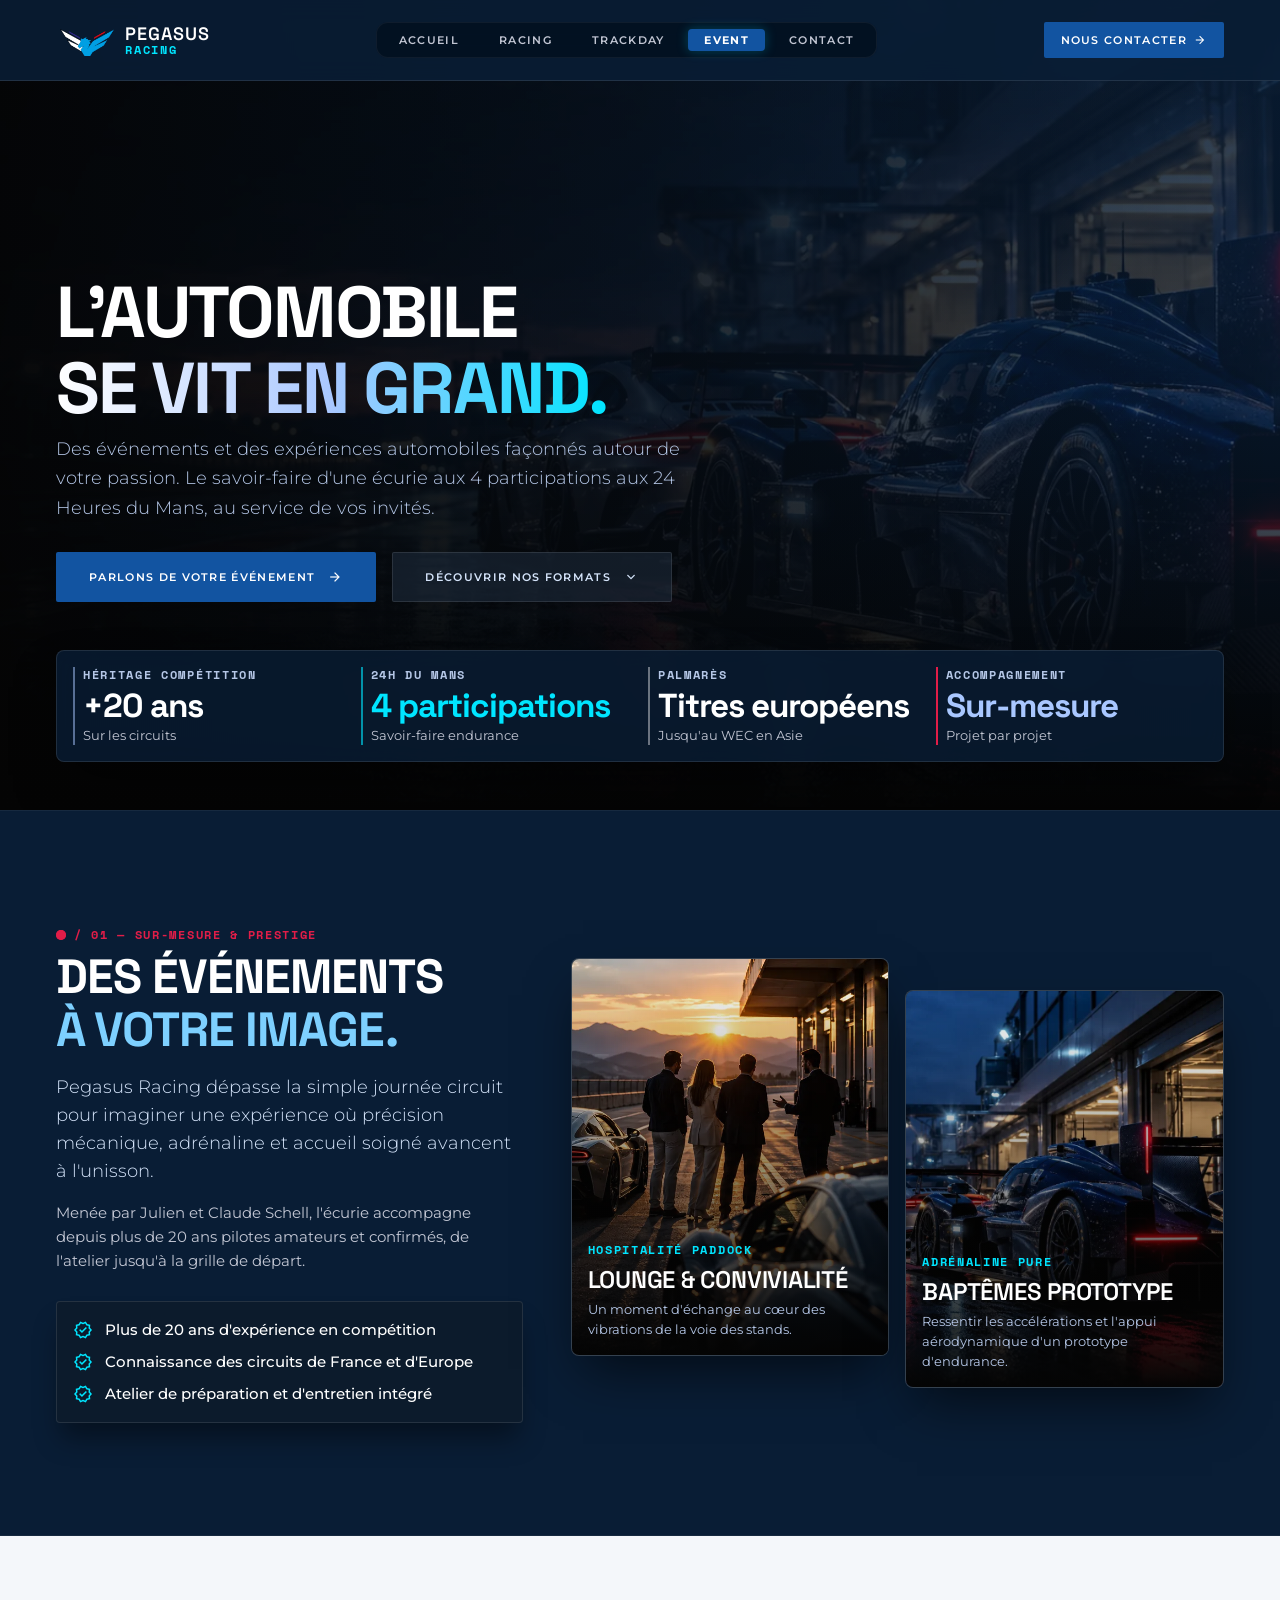
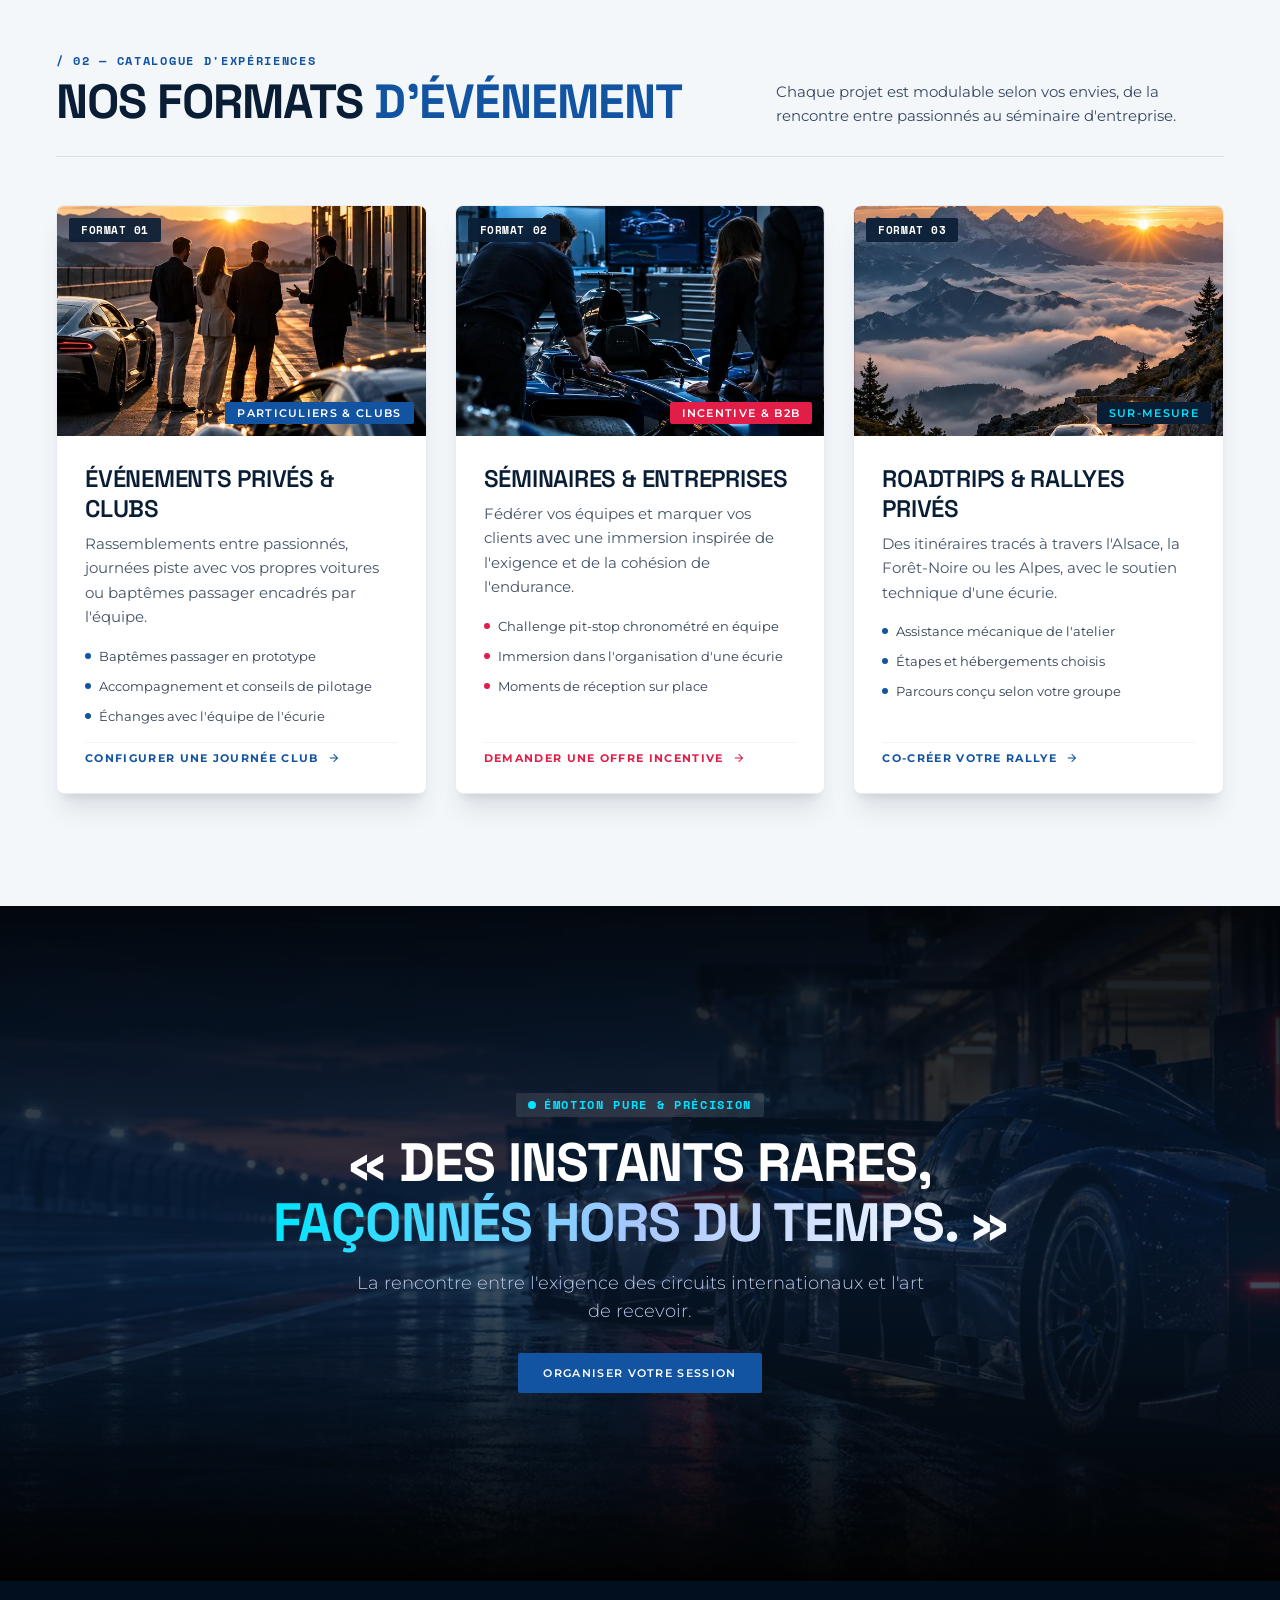
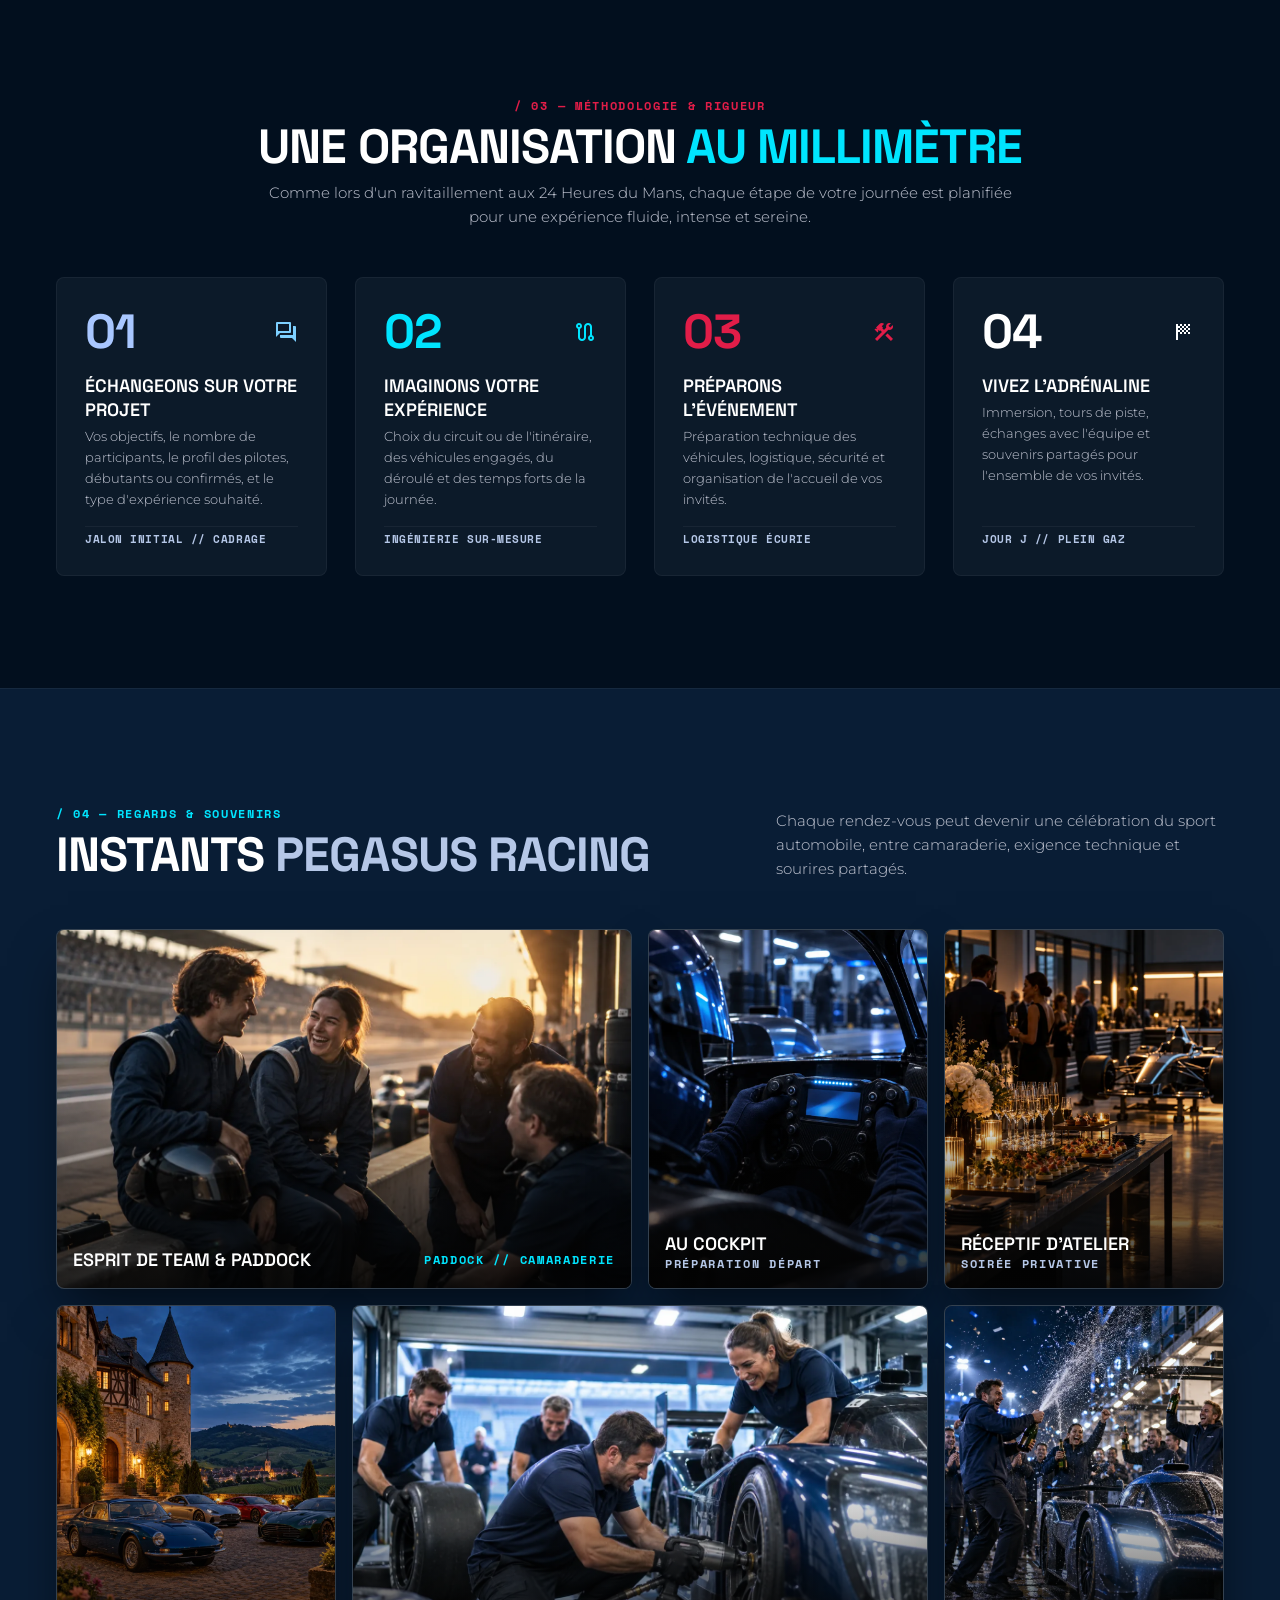
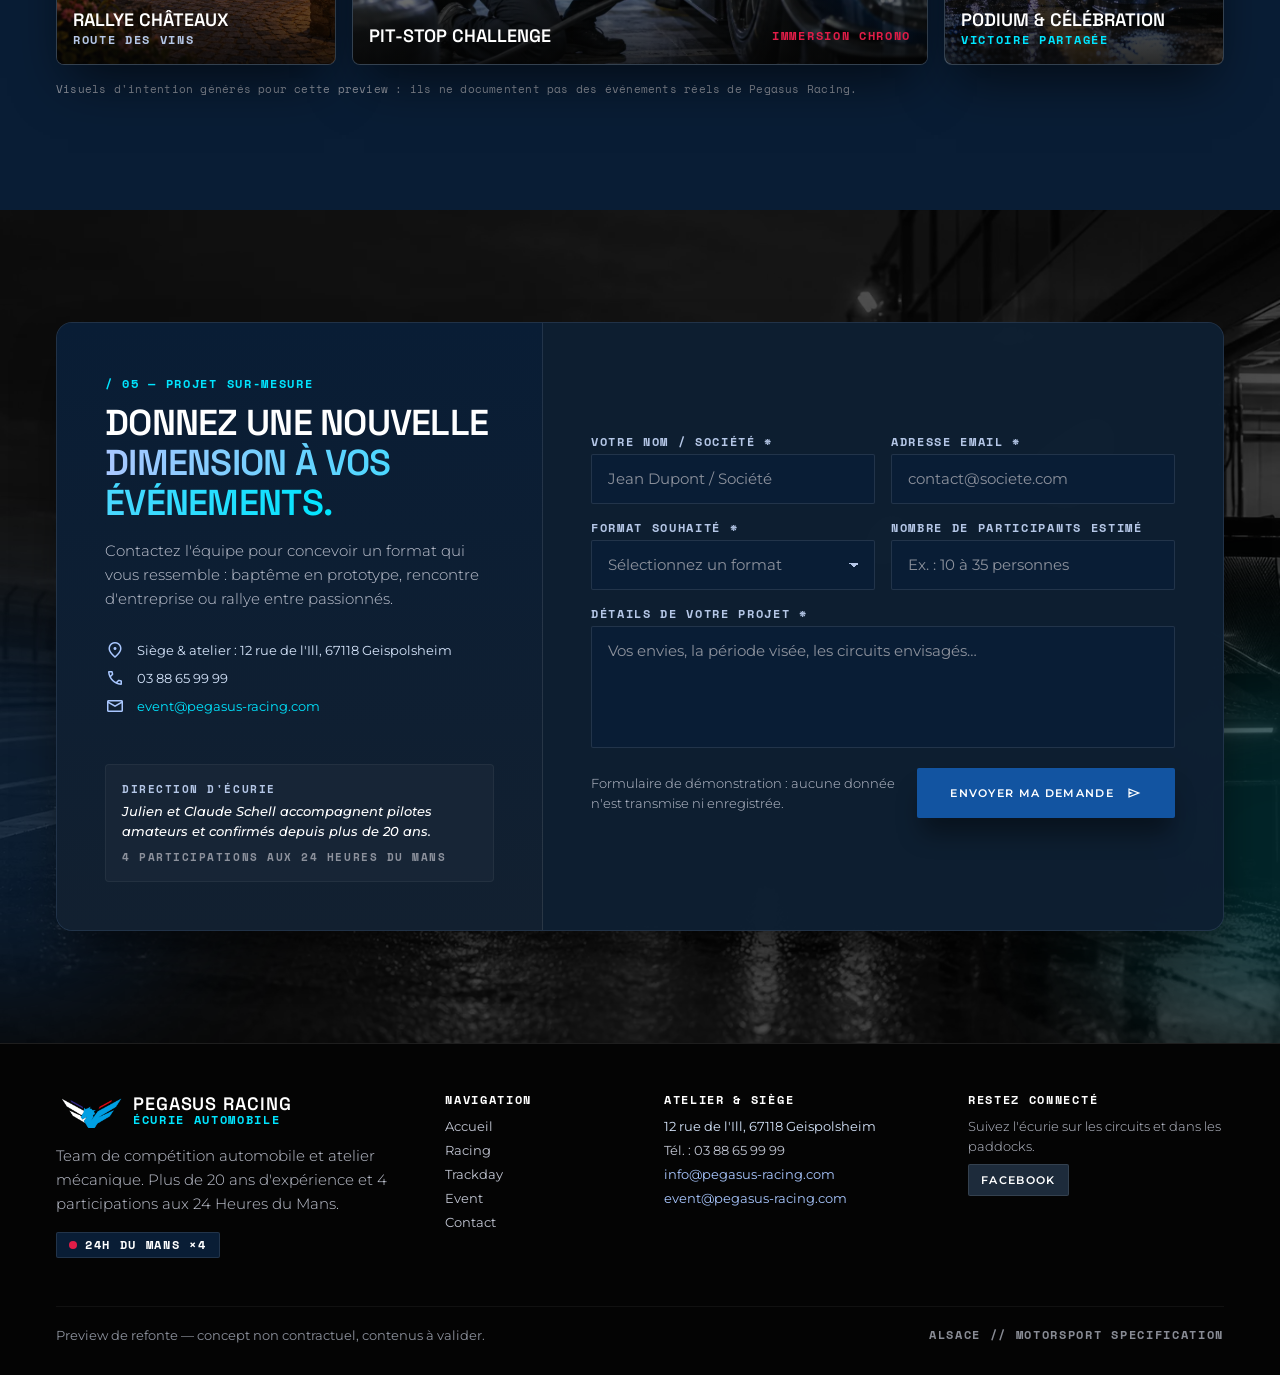
<file: docs/previews/pegasus-racing/event.html>
<!doctype html>
<html lang="fr">
  <head>
    <meta charset="utf-8">
    <meta name="viewport" content="width=device-width, initial-scale=1">
    <meta name="theme-color" content="#091D35">
    <meta name="robots" content="noindex">
    <meta name="description" content="Preview de refonte : événements et expériences automobiles par Pegasus Racing. Concept non contractuel.">
    <title>Event — Pegasus Racing</title>
    <link rel="preconnect" href="https://fonts.googleapis.com">
    <link rel="preconnect" href="https://fonts.gstatic.com" crossorigin>
    <link href="https://fonts.googleapis.com/css2?family=Montserrat:wght@300;400;500;600;700&family=Space+Grotesk:wght@500;600;700&family=Space+Mono:wght@400;700&display=swap" rel="stylesheet">
    <link href="https://fonts.googleapis.com/css2?family=Material+Symbols+Outlined:opsz,wght,FILL,GRAD@24,400,0,0&icon_names=alternate_email,analytics,arrow_downward,arrow_forward,build,call,check_circle,construction,corporate_fare,directions_car,done,engineering,expand_more,flag,flight,forum,groups,insights,local_shipping,location_on,lock,mail,military_tech,monitor_heart,navigation,pin_drop,route,school,send,speed,sports_motorsports,sports_score,timer,train,tune,verified,verified_user&display=block" rel="stylesheet">
    <link rel="preload" href="./assets/hero.webp" as="image" type="image/webp">
    <link rel="stylesheet" href="./style.css">
    <script src="./index.js" defer></script>
  </head>
  <body data-page="event">
    <a class="skip-link" href="#main">Aller au contenu</a>

    <header class="site-header" data-header>
      <div class="header-inner wrap">
        <a class="brand" href="index.html" aria-label="Pegasus Racing, accueil">
          <img src="./assets/logo-pegasus.png" alt="" width="226" height="118">
          <span class="brand-name"><strong>Pegasus</strong><small>Racing</small></span>
        </a>

        <nav class="main-nav" id="main-nav" aria-label="Navigation principale" data-menu>
          <a href="index.html">Accueil</a>
          <a href="racing.html">Racing</a>
          <a href="trackday.html">Trackday</a>
          <a href="event.html" aria-current="page">Event</a>
          <a href="contact.html">Contact</a>
        </nav>

        <div class="header-actions">
          <a class="btn btn-primary btn-sm header-cta" href="contact.html"><span>Nous contacter</span><span class="icon" aria-hidden="true">arrow_forward</span></a>
          <button class="menu-toggle" type="button" aria-label="Ouvrir le menu" aria-controls="main-nav" aria-expanded="false" data-menu-toggle><span></span><span></span></button>
        </div>
      </div>
    </header>

    <main id="main">
      <!-- HERO -->
      <section class="hero" id="top" aria-labelledby="hero-title">
        <div class="hero-bg" data-parallax="0.35" aria-hidden="true"><img src="./assets/hero.webp" alt="" width="1672" height="941" fetchpriority="high"></div>
        <div class="hero-scrim" aria-hidden="true"></div>
        <div class="hero-content wrap" data-reveal>
          <h1 id="hero-title" data-reveal-item>L'automobile<br><span class="grad-text">se vit en grand.</span></h1>
          <p class="hero-lead" data-reveal-item>Des événements et des expériences automobiles façonnés autour de votre passion. Le savoir-faire d'une écurie aux 4 participations aux 24 Heures du Mans, au service de vos invités.</p>
          <div class="hero-ctas" data-reveal-item>
            <a class="btn btn-primary btn-lg" href="#contact-event"><span>Parlons de votre événement</span><span class="icon" aria-hidden="true">arrow_forward</span></a>
            <a class="btn btn-glass btn-lg" href="#formats"><span>Découvrir nos formats</span><span class="icon" aria-hidden="true">expand_more</span></a>
          </div>

          <dl class="telemetry" data-reveal-item>
            <div class="tele tele-blue"><dt>Héritage compétition</dt><dd><strong>+<span data-count="20">20</span> ans</strong><span>Sur les circuits</span></dd></div>
            <div class="tele tele-cyan"><dt>24H du Mans</dt><dd><strong class="c-cyan"><span data-count="4">4</span> participations</strong><span>Savoir-faire endurance</span></dd></div>
            <div class="tele tele-white"><dt>Palmarès</dt><dd><strong>Titres européens</strong><span>Jusqu'au WEC en Asie</span></dd></div>
            <div class="tele tele-red"><dt>Accompagnement</dt><dd><strong class="c-primary">Sur-mesure</strong><span>Projet par projet</span></dd></div>
          </dl>
        </div>
      </section>

      <!-- 01 SUR-MESURE & PRESTIGE -->
      <section class="section s-navy edge" id="ecurie" aria-labelledby="s1-title" data-reveal>
        <div class="wrap split">
          <div class="split-text">
            <p class="index index-red" data-reveal-item><span class="dot dot-ping"></span>/ 01 — Sur-mesure &amp; prestige</p>
            <h2 id="s1-title" class="h-xl" data-reveal-item>Des événements <br><span class="c-tertiary">à votre image.</span></h2>
            <p class="lead" data-reveal-item>Pegasus Racing dépasse la simple journée circuit pour imaginer une expérience où précision mécanique, adrénaline et accueil soigné avancent à l'unisson.</p>
            <p class="body" data-reveal-item>Menée par Julien et Claude Schell, l'écurie accompagne depuis plus de 20 ans pilotes amateurs et confirmés, de l'atelier jusqu'à la grille de départ.</p>
            <ul class="checklist" data-reveal-item>
              <li><span class="icon" aria-hidden="true">verified</span>Plus de 20 ans d'expérience en compétition</li>
              <li><span class="icon" aria-hidden="true">verified</span>Connaissance des circuits de France et d'Europe</li>
              <li><span class="icon" aria-hidden="true">verified</span>Atelier de préparation et d'entretien intégré</li>
            </ul>
          </div>
          <div class="split-media">
            <article class="photo-card" data-reveal-item>
              <img src="./assets/private.webp" alt="Groupe d'invités près de voitures sportives au coucher du soleil, visuel d'intention" width="683" height="768" loading="lazy">
              <div class="photo-card-body"><span class="mono c-cyan">Hospitalité paddock</span><h3>Lounge &amp; convivialité</h3><p>Un moment d'échange au cœur des vibrations de la voie des stands.</p></div>
            </article>
            <article class="photo-card photo-card-offset" data-reveal-item>
              <img src="./assets/prototype.webp" alt="Prototype d'endurance sur une piste mouillée au crépuscule, visuel d'intention" width="753" height="941" loading="lazy">
              <div class="photo-card-body"><span class="mono c-cyan">Adrénaline pure</span><h3>Baptêmes prototype</h3><p>Ressentir les accélérations et l'appui aérodynamique d'un prototype d'endurance.</p></div>
            </article>
          </div>
        </div>
      </section>

      <!-- 02 FORMATS -->
      <section class="section s-light" id="formats" aria-labelledby="s2-title" data-reveal>
        <div class="wrap">
          <div class="section-head section-head-rule" data-reveal-item>
            <div><p class="index index-blue">/ 02 — Catalogue d'expériences</p><h2 id="s2-title" class="h-xl">Nos formats <span class="c-blue">d'événement</span></h2></div>
            <p>Chaque projet est modulable selon vos envies, de la rencontre entre passionnés au séminaire d'entreprise.</p>
          </div>
          <div class="format-grid">
            <article class="format-card" data-reveal-item>
              <div class="format-media">
                <img src="./assets/private.webp" alt="Passionnés réunis près de voitures sportives en bord de piste, visuel d'intention" width="683" height="768" loading="lazy">
                <span class="tag tag-dark">Format 01</span><span class="tag tag-blue">Particuliers &amp; clubs</span>
              </div>
              <div class="format-body">
                <h3>Événements privés &amp; clubs</h3>
                <p>Rassemblements entre passionnés, journées piste avec vos propres voitures ou baptêmes passager encadrés par l'équipe.</p>
                <ul><li>Baptêmes passager en prototype</li><li>Accompagnement et conseils de pilotage</li><li>Échanges avec l'équipe de l'écurie</li></ul>
                <a class="card-link" href="#contact-event"><span>Configurer une journée club</span><span class="icon" aria-hidden="true">arrow_forward</span></a>
              </div>
            </article>
            <article class="format-card format-card-red" data-reveal-item>
              <div class="format-media">
                <img src="./assets/corporate.webp" alt="Échange autour d'une voiture de course dans un atelier, visuel d'intention" width="683" height="768" loading="lazy">
                <span class="tag tag-dark">Format 02</span><span class="tag tag-red">Incentive &amp; B2B</span>
              </div>
              <div class="format-body">
                <h3>Séminaires &amp; entreprises</h3>
                <p>Fédérer vos équipes et marquer vos clients avec une immersion inspirée de l'exigence et de la cohésion de l'endurance.</p>
                <ul><li>Challenge pit-stop chronométré en équipe</li><li>Immersion dans l'organisation d'une écurie</li><li>Moments de réception sur place</li></ul>
                <a class="card-link" href="#contact-event"><span>Demander une offre incentive</span><span class="icon" aria-hidden="true">arrow_forward</span></a>
              </div>
            </article>
            <article class="format-card" data-reveal-item>
              <div class="format-media">
                <img src="./assets/roadtrip.webp" alt="Voitures sportives sur une route de montagne au lever du soleil, visuel d'intention" width="683" height="768" loading="lazy">
                <span class="tag tag-dark">Format 03</span><span class="tag tag-navy">Sur-mesure</span>
              </div>
              <div class="format-body">
                <h3>Roadtrips &amp; rallyes privés</h3>
                <p>Des itinéraires tracés à travers l'Alsace, la Forêt-Noire ou les Alpes, avec le soutien technique d'une écurie.</p>
                <ul><li>Assistance mécanique de l'atelier</li><li>Étapes et hébergements choisis</li><li>Parcours conçu selon votre groupe</li></ul>
                <a class="card-link" href="#contact-event"><span>Co-créer votre rallye</span><span class="icon" aria-hidden="true">arrow_forward</span></a>
              </div>
            </article>
          </div>
        </div>
      </section>

      <!-- INTERLUDE -->
      <section class="interlude" aria-labelledby="interlude-title">
        <div class="interlude-bg" data-parallax-section aria-hidden="true"><img src="./assets/hero.webp" alt="" width="1672" height="941" loading="lazy"></div>
        <div class="interlude-scrim" aria-hidden="true"></div>
        <div class="interlude-content" data-reveal>
          <span class="chip chip-soft" data-reveal-item><span class="dot"></span>Émotion pure &amp; précision</span>
          <h2 id="interlude-title" data-reveal-item>« Des instants rares, <br><span class="grad-text grad-rev">façonnés hors du temps. »</span></h2>
          <p data-reveal-item>La rencontre entre l'exigence des circuits internationaux et l'art de recevoir.</p>
          <a class="btn btn-primary" href="#contact-event" data-reveal-item><span>Organiser votre session</span></a>
        </div>
      </section>

      <!-- 03 METHODE -->
      <section class="section s-lowest" aria-labelledby="s3-title" data-reveal>
        <div class="wrap">
          <div class="center-head" data-reveal-item>
            <p class="index index-red">/ 03 — Méthodologie &amp; rigueur</p>
            <h2 id="s3-title" class="h-xl">Une organisation <span class="c-cyan">au millimètre</span></h2>
            <p>Comme lors d'un ravitaillement aux 24 Heures du Mans, chaque étape de votre journée est planifiée pour une expérience fluide, intense et sereine.</p>
          </div>
          <ol class="steps">
            <li class="step step-blue" data-reveal-item>
              <div class="step-top"><span class="step-num">01</span><span class="icon" aria-hidden="true">forum</span></div>
              <h3>Échangeons sur votre projet</h3>
              <p>Vos objectifs, le nombre de participants, le profil des pilotes, débutants ou confirmés, et le type d'expérience souhaité.</p>
              <span class="step-foot">Jalon initial // Cadrage</span>
            </li>
            <li class="step step-cyan" data-reveal-item>
              <div class="step-top"><span class="step-num">02</span><span class="icon" aria-hidden="true">route</span></div>
              <h3>Imaginons votre expérience</h3>
              <p>Choix du circuit ou de l'itinéraire, des véhicules engagés, du déroulé et des temps forts de la journée.</p>
              <span class="step-foot">Ingénierie sur-mesure</span>
            </li>
            <li class="step step-red" data-reveal-item>
              <div class="step-top"><span class="step-num">03</span><span class="icon" aria-hidden="true">construction</span></div>
              <h3>Préparons l'événement</h3>
              <p>Préparation technique des véhicules, logistique, sécurité et organisation de l'accueil de vos invités.</p>
              <span class="step-foot">Logistique écurie</span>
            </li>
            <li class="step step-white" data-reveal-item>
              <div class="step-top"><span class="step-num">04</span><span class="icon" aria-hidden="true">sports_score</span></div>
              <h3>Vivez l'adrénaline</h3>
              <p>Immersion, tours de piste, échanges avec l'équipe et souvenirs partagés pour l'ensemble de vos invités.</p>
              <span class="step-foot">Jour J // Plein gaz</span>
            </li>
          </ol>
        </div>
      </section>

      <!-- 04 GALERIE -->
      <section class="section s-navy edge-top" aria-labelledby="s4-title" data-reveal>
        <div class="wrap">
          <div class="section-head" data-reveal-item>
            <div><p class="index index-cyan">/ 04 — Regards &amp; souvenirs</p><h2 id="s4-title" class="h-xl">Instants <span class="c-secondary">Pegasus Racing</span></h2></div>
            <p>Chaque rendez-vous peut devenir une célébration du sport automobile, entre camaraderie, exigence technique et sourires partagés.</p>
          </div>
          <div class="bento">
            <figure class="tile tile-wide" data-reveal-item><img src="./assets/team.webp" alt="Pilotes et ingénieurs riant ensemble sur un muret des stands, visuel d'intention" width="1248" height="832" loading="lazy"><figcaption class="tile-row"><span>Esprit de team &amp; paddock</span><span class="mono c-cyan">Paddock // Camaraderie</span></figcaption></figure>
            <figure class="tile" data-reveal-item><img src="./assets/cockpit.webp" alt="Mains gantées sur le volant d'un prototype, visuel d'intention" width="912" height="1152" loading="lazy"><figcaption><span>Au cockpit</span><span class="mono c-secondary">Préparation départ</span></figcaption></figure>
            <figure class="tile" data-reveal-item><img src="./assets/reception.webp" alt="Réception en soirée dans un atelier de course, visuel d'intention" width="912" height="1152" loading="lazy"><figcaption><span>Réceptif d'atelier</span><span class="mono c-secondary">Soirée privative</span></figcaption></figure>
            <figure class="tile" data-reveal-item><img src="./assets/chateau.webp" alt="Voitures sportives garées dans la cour d'un château alsacien, visuel d'intention" width="912" height="1152" loading="lazy"><figcaption><span>Rallye châteaux</span><span class="mono c-secondary">Route des vins</span></figcaption></figure>
            <figure class="tile tile-wide" data-reveal-item><img src="./assets/pitstop.webp" alt="Équipe changeant une roue de prototype lors d'un challenge pit-stop, visuel d'intention" width="1248" height="832" loading="lazy"><figcaption class="tile-row"><span>Pit-stop challenge</span><span class="mono c-red">Immersion chrono</span></figcaption></figure>
            <figure class="tile" data-reveal-item><img src="./assets/celebration.webp" alt="Célébration dans la voie des stands la nuit, visuel d'intention" width="912" height="1152" loading="lazy"><figcaption><span>Podium &amp; célébration</span><span class="mono c-cyan">Victoire partagée</span></figcaption></figure>
          </div>
          <p class="image-note">Visuels d'intention générés pour cette preview : ils ne documentent pas des événements réels de Pegasus Racing.</p>
        </div>
      </section>

      <!-- 05 CONTACT -->
      <section class="section contact" id="contact-event" aria-labelledby="s5-title">
        <div class="contact-bg" aria-hidden="true"></div>
        <div class="glow glow-blue" aria-hidden="true"></div>
        <div class="glow glow-cyan" aria-hidden="true"></div>
        <div class="wrap contact-wrap" data-reveal>
          <div class="contact-panel" data-reveal-item>
            <div class="contact-aside">
              <div>
                <p class="index index-cyan">/ 05 — Projet sur-mesure</p>
                <h2 id="s5-title" class="h-lg">Donnez une nouvelle <br><span class="grad-text grad-cool">dimension à vos événements.</span></h2>
                <p class="body">Contactez l'équipe pour concevoir un format qui vous ressemble : baptême en prototype, rencontre d'entreprise ou rallye entre passionnés.</p>
                <ul class="info-list">
                  <li><span class="icon" aria-hidden="true">location_on</span>Siège &amp; atelier : 12 rue de l'Ill, 67118 Geispolsheim</li>
                  <li><span class="icon" aria-hidden="true">call</span>03 88 65 99 99</li>
                  <li><span class="icon" aria-hidden="true">mail</span><span class="c-cyan">event@pegasus-racing.com</span></li>
                </ul>
              </div>
              <div class="signature">
                <span class="mono c-secondary">Direction d'écurie</span>
                <p>Julien et Claude Schell accompagnent pilotes amateurs et confirmés depuis plus de 20 ans.</p>
                <span class="mono c-outline">4 participations aux 24 Heures du Mans</span>
              </div>
            </div>

            <form class="contact-form" data-demo-form novalidate>
              <div class="field-row">
                <div class="field"><label for="event-name">Votre nom / société *</label><input id="event-name" name="name" type="text" placeholder="Jean Dupont / Société" autocomplete="name" required></div>
                <div class="field"><label for="event-email">Adresse email *</label><input id="event-email" name="email" type="email" placeholder="contact@societe.com" autocomplete="email" required></div>
              </div>
              <div class="field-row">
                <div class="field"><label for="event-type">Format souhaité *</label>
                  <select id="event-type" name="type" required>
                    <option value="" disabled selected>Sélectionnez un format</option>
                    <option>Séminaire d'entreprise &amp; incentive</option>
                    <option>Baptêmes piste en prototype</option>
                    <option>Rallye &amp; roadtrip</option>
                    <option>Journée club</option>
                    <option>Autre projet sur-mesure</option>
                  </select>
                </div>
                <div class="field"><label for="event-guests">Nombre de participants estimé</label><input id="event-guests" name="guests" type="text" placeholder="Ex. : 10 à 35 personnes"></div>
              </div>
              <div class="field"><label for="event-message">Détails de votre projet *</label><textarea id="event-message" name="message" rows="4" placeholder="Vos envies, la période visée, les circuits envisagés…" required></textarea></div>
              <div class="form-foot">
                <p>Formulaire de démonstration : aucune donnée n'est transmise ni enregistrée.</p>
                <button class="btn btn-primary btn-lg" type="submit"><span>Envoyer ma demande</span><span class="icon" aria-hidden="true">send</span></button>
              </div>
              <p class="form-success" role="status" tabindex="-1" hidden data-form-feedback><span class="icon" aria-hidden="true">check_circle</span><span>Démonstration : votre demande n'a pas été envoyée. Sur le site final, elle serait transmise à l'équipe événementielle.</span></p>
            </form>
          </div>
        </div>
      </section>
    </main>

    <footer class="site-footer">
      <div class="wrap">
        <div class="footer-grid">
          <div class="footer-brand">
            <a class="brand" href="index.html" aria-label="Pegasus Racing, accueil"><img src="./assets/logo-pegasus.png" alt="" width="226" height="118"><span class="brand-name"><strong>Pegasus Racing</strong><small>Écurie automobile</small></span></a>
            <p>Team de compétition automobile et atelier mécanique. Plus de 20 ans d'expérience et 4 participations aux 24 Heures du Mans.</p>
            <span class="chip chip-footer"><span class="dot dot-red dot-pulse"></span>24H du Mans ×4</span>
          </div>
          <div class="footer-col">
            <span class="footer-title">Navigation</span>
            <a href="index.html">Accueil</a><a href="racing.html">Racing</a><a href="trackday.html">Trackday</a><a href="event.html">Event</a><a href="contact.html">Contact</a>
          </div>
          <div class="footer-col">
            <span class="footer-title">Atelier &amp; siège</span>
            <p>12 rue de l'Ill, 67118 Geispolsheim</p>
            <a href="tel:+33388659999">Tél. : 03 88 65 99 99</a>
            <a class="c-primary" href="mailto:info@pegasus-racing.com">info@pegasus-racing.com</a>
            <a class="c-primary" href="mailto:event@pegasus-racing.com">event@pegasus-racing.com</a>
          </div>
          <div class="footer-col">
            <span class="footer-title">Restez connecté</span>
            <p>Suivez l'écurie sur les circuits et dans les paddocks.</p>
            <span class="social-chip">Facebook</span>
          </div>
        </div>
        <div class="footer-bottom">
          <p>Preview de refonte — concept non contractuel, contenus à valider.</p>
          <p class="mono">Alsace // Motorsport specification</p>
        </div>
      </div>
    </footer>
  </body>
</html>
</file>
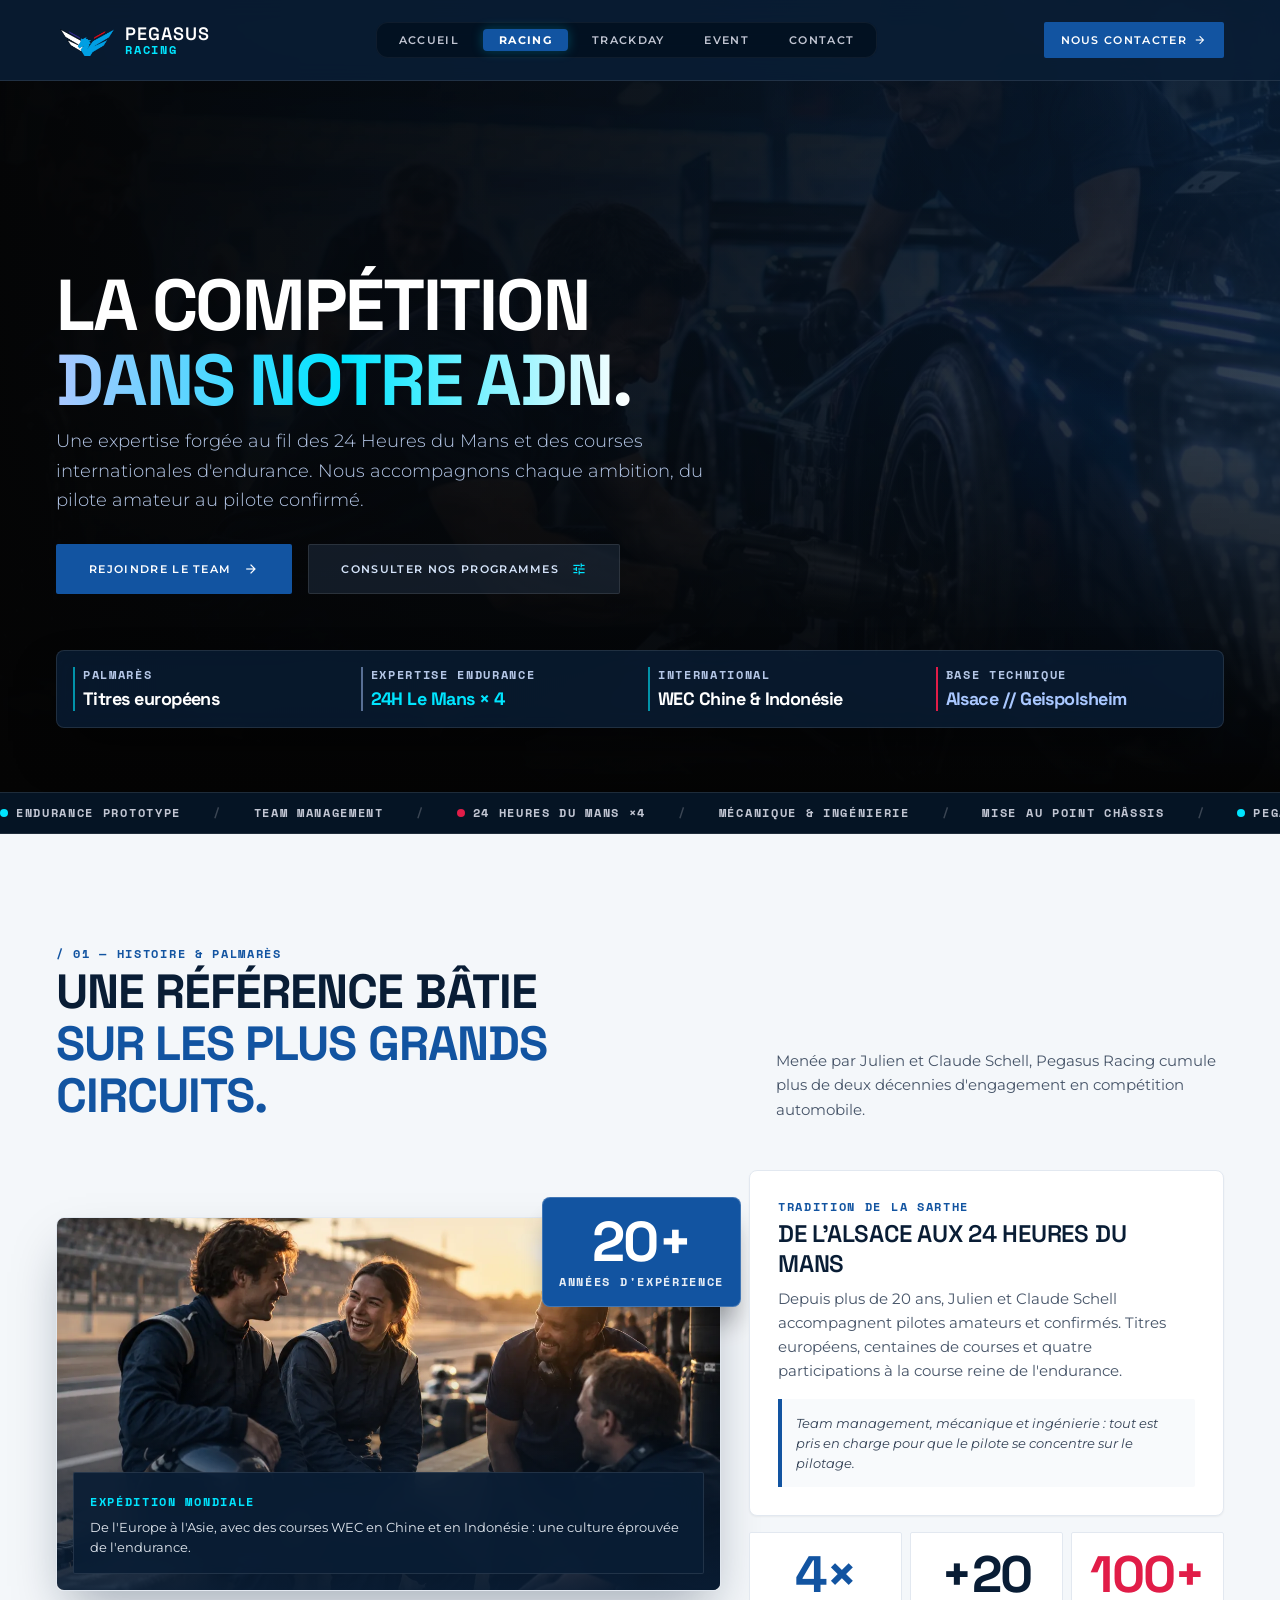
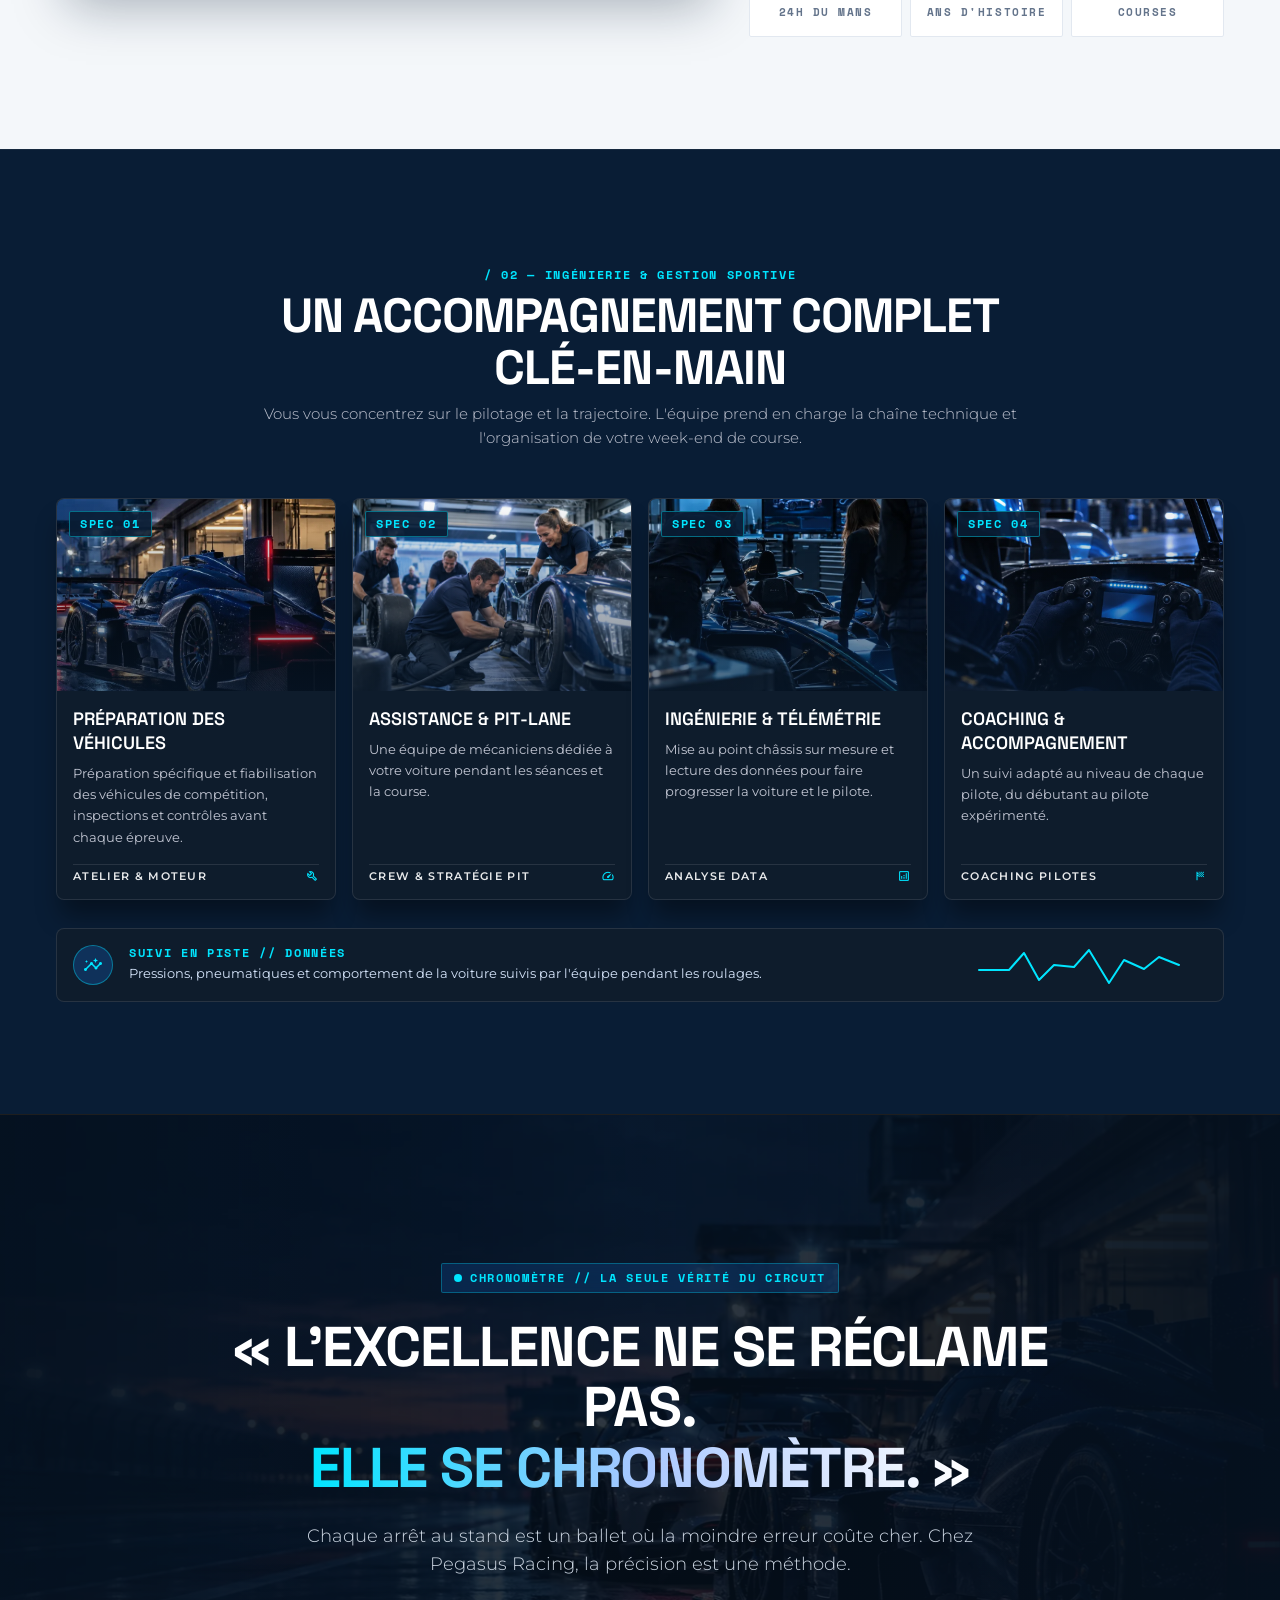
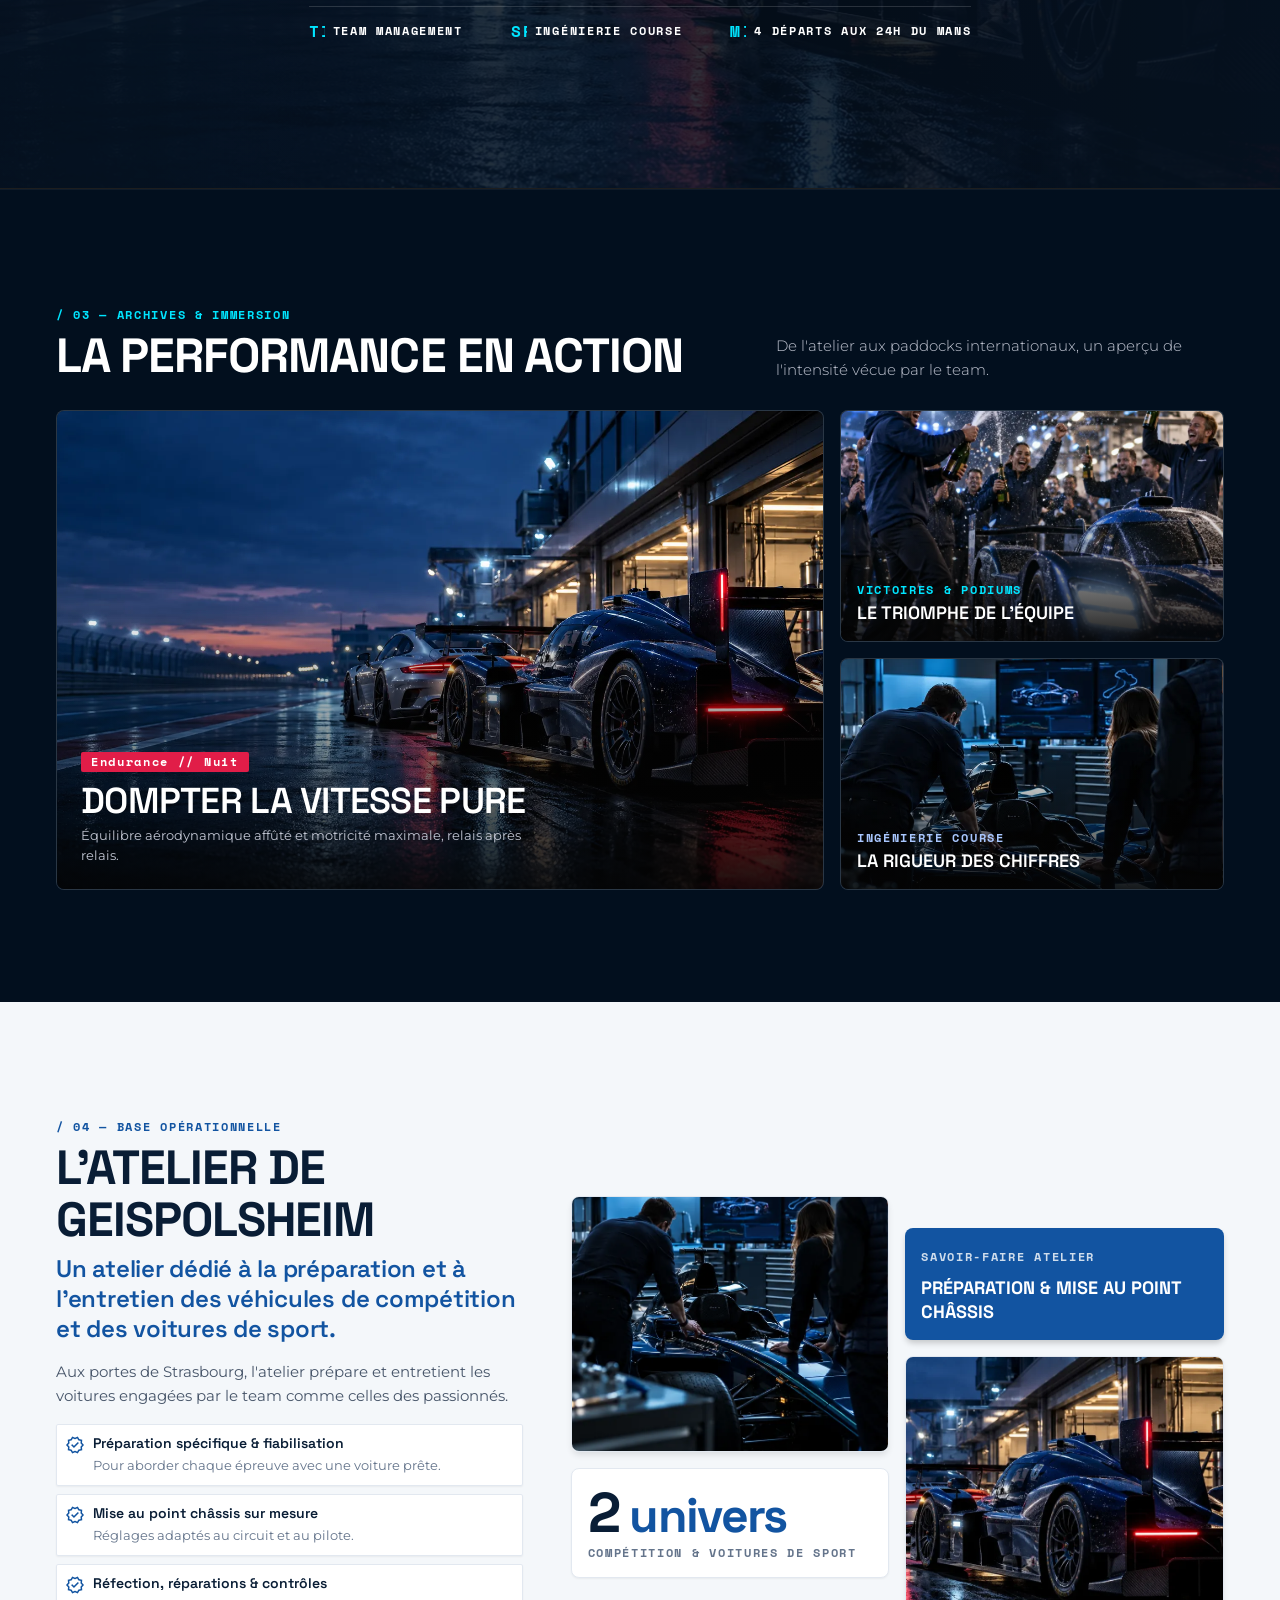
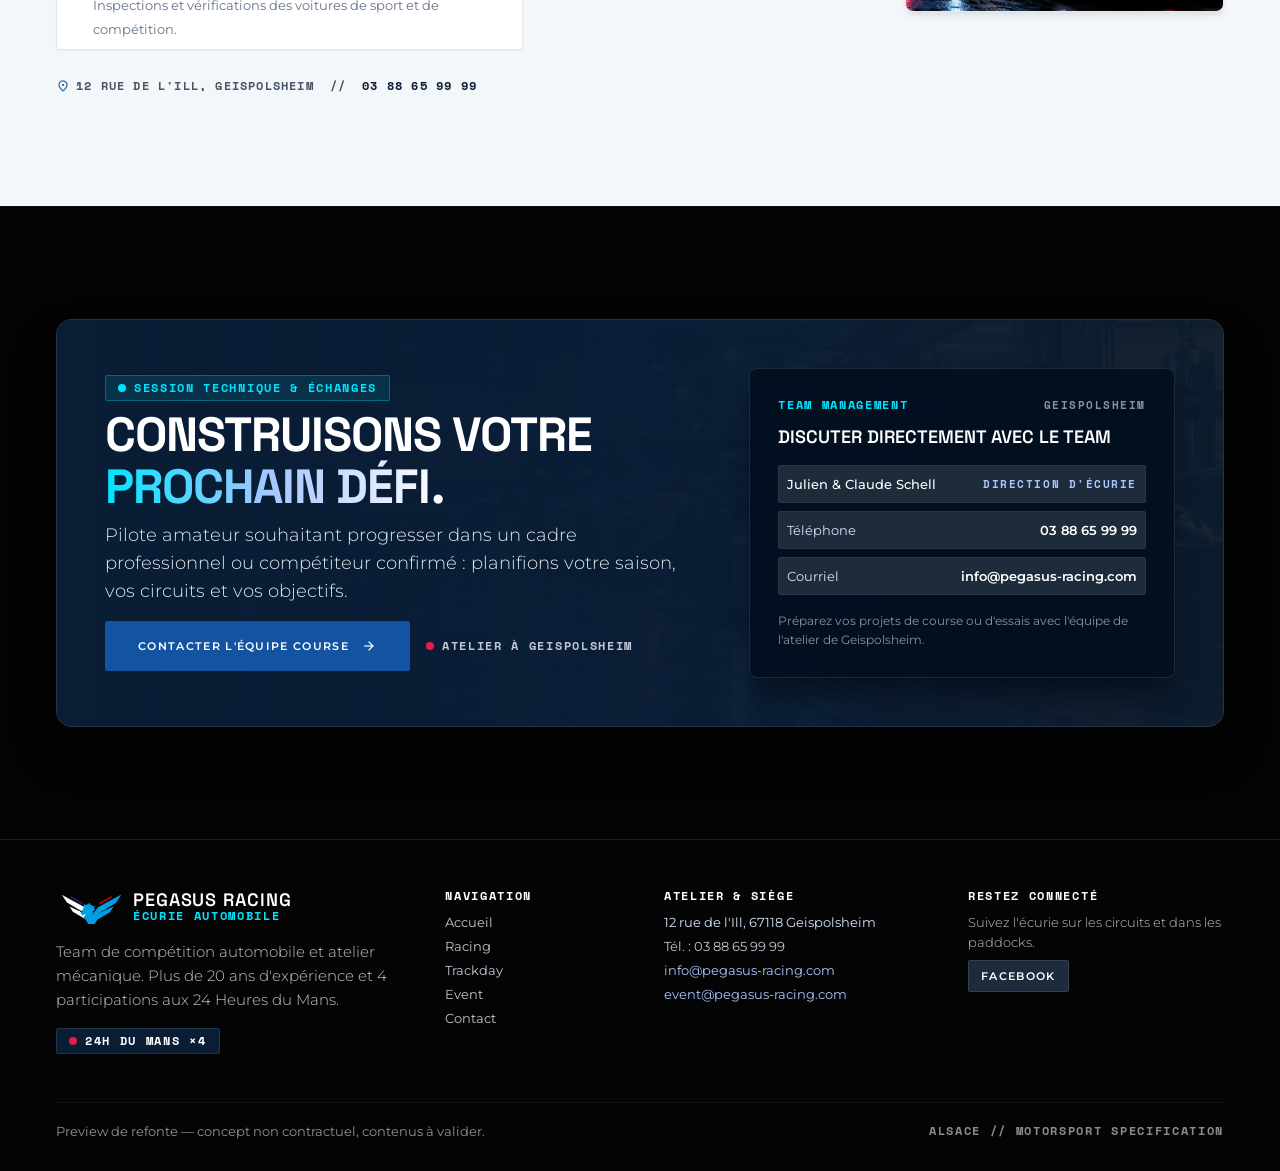
<file: docs/previews/pegasus-racing/racing.html>
<!doctype html>
<html lang="fr">
  <head>
    <meta charset="utf-8">
    <meta name="viewport" content="width=device-width, initial-scale=1">
    <meta name="theme-color" content="#091D35">
    <meta name="robots" content="noindex">
    <meta name="description" content="Preview de refonte : pôle compétition de Pegasus Racing, endurance et accompagnement pilotes. Concept non contractuel.">
    <title>Racing — Pegasus Racing</title>
    <link rel="preconnect" href="https://fonts.googleapis.com">
    <link rel="preconnect" href="https://fonts.gstatic.com" crossorigin>
    <link href="https://fonts.googleapis.com/css2?family=Montserrat:wght@300;400;500;600;700&family=Space+Grotesk:wght@500;600;700&family=Space+Mono:wght@400;700&display=swap" rel="stylesheet">
    <link href="https://fonts.googleapis.com/css2?family=Material+Symbols+Outlined:opsz,wght,FILL,GRAD@24,400,0,0&icon_names=alternate_email,analytics,arrow_downward,arrow_forward,build,call,check_circle,construction,corporate_fare,directions_car,done,engineering,expand_more,flag,flight,forum,groups,insights,local_shipping,location_on,lock,mail,military_tech,monitor_heart,navigation,pin_drop,route,school,send,speed,sports_motorsports,sports_score,timer,train,tune,verified,verified_user&display=block" rel="stylesheet">
    <link rel="preload" href="./assets/pitstop.webp" as="image" type="image/webp">
    <link rel="stylesheet" href="./style.css">
    <script src="./index.js" defer></script>
  </head>
  <body data-page="racing">
    <a class="skip-link" href="#main">Aller au contenu</a>

    <header class="site-header" data-header>
      <div class="header-inner wrap">
        <a class="brand" href="index.html" aria-label="Pegasus Racing, accueil">
          <img src="./assets/logo-pegasus.png" alt="" width="226" height="118">
          <span class="brand-name"><strong>Pegasus</strong><small>Racing</small></span>
        </a>

        <nav class="main-nav" id="main-nav" aria-label="Navigation principale" data-menu>
          <a href="index.html">Accueil</a>
          <a href="racing.html" aria-current="page">Racing</a>
          <a href="trackday.html">Trackday</a>
          <a href="event.html">Event</a>
          <a href="contact.html">Contact</a>
        </nav>

        <div class="header-actions">
          <a class="btn btn-primary btn-sm header-cta" href="contact.html"><span>Nous contacter</span><span class="icon" aria-hidden="true">arrow_forward</span></a>
          <button class="menu-toggle" type="button" aria-label="Ouvrir le menu" aria-controls="main-nav" aria-expanded="false" data-menu-toggle><span></span><span></span></button>
        </div>
      </div>
    </header>

    <main id="main">
      <!-- HERO -->
      <section class="hero hero-dim" id="top" aria-labelledby="hero-title" style="min-height:88vh">
        <div class="hero-bg" data-parallax="0.22" aria-hidden="true"><img src="./assets/pitstop.webp" alt="" width="1248" height="832" fetchpriority="high"></div>
        <div class="hero-scrim" aria-hidden="true"></div>
        <div class="hero-content wrap" data-reveal style="padding-top:9rem;padding-bottom:4rem">
          <h1 id="hero-title" data-reveal-item>La compétition <br><span class="grad-text" style="background-image:linear-gradient(90deg,var(--primary),var(--cyan),var(--white))">dans notre ADN.</span></h1>
          <p class="hero-lead" data-reveal-item>Une expertise forgée au fil des 24 Heures du Mans et des courses internationales d'endurance. Nous accompagnons chaque ambition, du pilote amateur au pilote confirmé.</p>
          <div class="hero-ctas" data-reveal-item>
            <a class="btn btn-primary btn-lg" href="#projet"><span>Rejoindre le team</span><span class="icon" aria-hidden="true">arrow_forward</span></a>
            <a class="btn btn-glass btn-lg" href="#programmes"><span>Consulter nos programmes</span><span class="icon c-cyan" aria-hidden="true">tune</span></a>
          </div>
          <dl class="telemetry" data-reveal-item style="margin-top:3.5rem">
            <div class="tele tele-cyan"><dt>Palmarès</dt><dd><strong style="font-size:18px;line-height:24px">Titres européens</strong></dd></div>
            <div class="tele tele-blue"><dt>Expertise endurance</dt><dd><strong class="c-cyan" style="font-size:18px;line-height:24px">24H Le Mans × 4</strong></dd></div>
            <div class="tele tele-cyan"><dt>International</dt><dd><strong style="font-size:18px;line-height:24px">WEC Chine &amp; Indonésie</strong></dd></div>
            <div class="tele tele-red"><dt>Base technique</dt><dd><strong class="c-primary" style="font-size:18px;line-height:24px">Alsace // Geispolsheim</strong></dd></div>
          </dl>
        </div>
      </section>

      <!-- MARQUEE -->
      <div class="marquee" aria-hidden="true">
        <div class="marquee-track">
          <div class="marquee-group"><span><span class="dot"></span>Endurance prototype</span><span class="sep">/</span><span>Team management</span><span class="sep">/</span><span><span class="dot dot-red"></span>24 Heures du Mans ×4</span><span class="sep">/</span><span>Mécanique &amp; ingénierie</span><span class="sep">/</span><span>Mise au point châssis</span><span class="sep">/</span><span><span class="dot"></span>Pegasus Racing crew</span><span class="sep">/</span></div>
          <div class="marquee-group"><span><span class="dot"></span>Endurance prototype</span><span class="sep">/</span><span>Team management</span><span class="sep">/</span><span><span class="dot dot-red"></span>24 Heures du Mans ×4</span><span class="sep">/</span><span>Mécanique &amp; ingénierie</span><span class="sep">/</span><span>Mise au point châssis</span><span class="sep">/</span><span><span class="dot"></span>Pegasus Racing crew</span><span class="sep">/</span></div>
        </div>
      </div>

      <!-- 01 HISTOIRE & PALMARES -->
      <section class="section s-light" id="expertise" aria-labelledby="r1-title">
        <div class="wrap" data-reveal>
          <div class="light-head" data-reveal-item>
            <div><span class="index index-blue">/ 01 — Histoire &amp; palmarès</span><h2 id="r1-title" class="h-xl">Une référence bâtie <br><span class="c-blue">sur les plus grands circuits.</span></h2></div>
            <p>Menée par Julien et Claude Schell, Pegasus Racing cumule plus de deux décennies d'engagement en compétition automobile.</p>
          </div>
          <div class="pal">
            <div class="pal-visual" data-reveal-item>
              <div class="pal-photo">
                <img src="./assets/team.webp" alt="Pilotes et ingénieurs sur un muret des stands au coucher du soleil, visuel d'intention" width="1248" height="832" loading="lazy">
                <div class="pal-info"><span class="mono c-cyan">Expédition mondiale</span><p>De l'Europe à l'Asie, avec des courses WEC en Chine et en Indonésie : une culture éprouvée de l'endurance.</p></div>
              </div>
              <div class="stamp"><span class="stat">20+</span><span class="mono">Années d'expérience</span></div>
            </div>
            <div class="pal-side">
              <div class="white-card" data-reveal-item>
                <span class="index index-blue">Tradition de la Sarthe</span>
                <h3 class="h-md">De l'Alsace aux 24 Heures du Mans</h3>
                <p class="body">Depuis plus de 20 ans, Julien et Claude Schell accompagnent pilotes amateurs et confirmés. Titres européens, centaines de courses et quatre participations à la course reine de l'endurance.</p>
                <p class="pill-quote">Team management, mécanique et ingénierie : tout est pris en charge pour que le pilote se concentre sur le pilotage.</p>
              </div>
              <div class="stat-trio" data-reveal-item>
                <div><span class="stat c-blue">4×</span><span class="mono">24h du Mans</span></div>
                <div><span class="stat c-navy">+20</span><span class="mono">Ans d'histoire</span></div>
                <div><span class="stat c-red">100+</span><span class="mono">Courses</span></div>
              </div>
            </div>
          </div>
        </div>
      </section>

      <!-- 02 ACCOMPAGNEMENT -->
      <section class="section s-navy edge-top" id="programmes" aria-labelledby="r2-title">
        <div class="wrap" data-reveal>
          <div class="center-head" data-reveal-item>
            <p class="index index-cyan">/ 02 — Ingénierie &amp; gestion sportive</p>
            <h2 id="r2-title" class="h-xl">Un accompagnement complet clé-en-main</h2>
            <p>Vous vous concentrez sur le pilotage et la trajectoire. L'équipe prend en charge la chaîne technique et l'organisation de votre week-end de course.</p>
          </div>
          <div class="services">
            <article class="service" data-reveal-item>
              <div class="service-media"><img src="./assets/prototype.webp" alt="Prototype d'endurance au stand, visuel d'intention" width="753" height="941" loading="lazy"><span class="spec-tag">SPEC 01</span></div>
              <div class="service-body"><h3 class="h-sm">Préparation des véhicules</h3><p>Préparation spécifique et fiabilisation des véhicules de compétition, inspections et contrôles avant chaque épreuve.</p><div class="service-foot"><span>Atelier &amp; moteur</span><span class="icon" aria-hidden="true">build</span></div></div>
            </article>
            <article class="service" data-reveal-item>
              <div class="service-media"><img src="./assets/pitstop.webp" alt="Changement de roue au stand, visuel d'intention" width="1248" height="832" loading="lazy"><span class="spec-tag">SPEC 02</span></div>
              <div class="service-body"><h3 class="h-sm">Assistance &amp; pit-lane</h3><p>Une équipe de mécaniciens dédiée à votre voiture pendant les séances et la course.</p><div class="service-foot"><span>Crew &amp; stratégie pit</span><span class="icon" aria-hidden="true">speed</span></div></div>
            </article>
            <article class="service" data-reveal-item>
              <div class="service-media"><img src="./assets/corporate.webp" alt="Ingénieurs analysant des données, visuel d'intention" width="683" height="768" loading="lazy"><span class="spec-tag">SPEC 03</span></div>
              <div class="service-body"><h3 class="h-sm">Ingénierie &amp; télémétrie</h3><p>Mise au point châssis sur mesure et lecture des données pour faire progresser la voiture et le pilote.</p><div class="service-foot"><span>Analyse data</span><span class="icon" aria-hidden="true">analytics</span></div></div>
            </article>
            <article class="service" data-reveal-item>
              <div class="service-media"><img src="./assets/cockpit.webp" alt="Pilote au volant d'un prototype, visuel d'intention" width="912" height="1152" loading="lazy" style="object-position:center 40%"><span class="spec-tag">SPEC 04</span></div>
              <div class="service-body"><h3 class="h-sm">Coaching &amp; accompagnement</h3><p>Un suivi adapté au niveau de chaque pilote, du débutant au pilote expérimenté.</p><div class="service-foot"><span>Coaching pilotes</span><span class="icon" aria-hidden="true">sports_score</span></div></div>
            </article>
          </div>
          <div class="tele-strip" data-reveal-item>
            <div class="tele-strip-text"><span class="round-icon"><span class="icon" aria-hidden="true">insights</span></span><div><span class="mono">Suivi en piste // Données</span><span>Pressions, pneumatiques et comportement de la voiture suivis par l'équipe pendant les roulages.</span></div></div>
            <svg class="spark" viewBox="0 0 200 40" fill="none" aria-hidden="true"><path d="M0 25 L30 25 L45 8 L60 35 L75 20 L95 22 L110 5 L130 38 L145 15 L165 24 L180 12 L200 20" stroke="currentColor" stroke-width="2" stroke-linecap="round" stroke-linejoin="round"/></svg>
          </div>
        </div>
      </section>

      <!-- PARALLAX -->
      <section class="break" aria-labelledby="rb-title" style="height:75vh">
        <div class="interlude-bg" data-parallax-section aria-hidden="true"><img src="./assets/hero.webp" alt="" width="1672" height="941" loading="lazy"></div>
        <div class="break-scrim" style="background:linear-gradient(90deg,rgba(9,29,53,.95),rgba(9,29,53,.7),rgba(9,29,53,.95))" aria-hidden="true"></div>
        <div class="break-content" data-reveal>
          <span class="chip chip-live" data-reveal-item><span class="dot dot-pulse"></span>Chronomètre // La seule vérité du circuit</span>
          <h2 id="rb-title" class="h-break" data-reveal-item>« L'excellence ne se réclame pas. <br><span class="grad-text grad-rev">Elle se chronomètre. »</span></h2>
          <p class="lead" data-reveal-item style="color:#cbd5e1">Chaque arrêt au stand est un ballet où la moindre erreur coûte cher. Chez Pegasus Racing, la précision est une méthode.</p>
          <div class="break-specs" data-reveal-item><span><span class="icon" aria-hidden="true">timer</span>Team management</span><span><span class="icon" aria-hidden="true">speed</span>Ingénierie course</span><span><span class="icon" aria-hidden="true">military_tech</span>4 départs aux 24H du Mans</span></div>
        </div>
      </section>

      <!-- 03 GALERIE -->
      <section class="section s-lowest edge-top" aria-labelledby="r3-title">
        <div class="wrap" data-reveal>
          <div class="section-head" style="margin-bottom:var(--sp-lg)" data-reveal-item>
            <div><p class="index index-cyan">/ 03 — Archives &amp; immersion</p><h2 id="r3-title" class="h-xl">La performance en action</h2></div>
            <p>De l'atelier aux paddocks internationaux, un aperçu de l'intensité vécue par le team.</p>
          </div>
          <div class="feature-grid">
            <figure class="media feature-big" data-reveal-item><img src="./assets/hero.webp" alt="Prototype et GT dans la voie des stands, visuel d'intention" width="1672" height="941" loading="lazy" style="object-position:75% center"><figcaption class="media-cap"><span class="badge-red">Endurance // Nuit</span><h3 class="h-lg">Dompter la vitesse pure</h3><p>Équilibre aérodynamique affûté et motricité maximale, relais après relais.</p></figcaption></figure>
            <div class="feature-stack">
              <figure class="media" data-reveal-item><img src="./assets/celebration.webp" alt="Équipe célébrant dans la voie des stands, visuel d'intention" width="912" height="1152" loading="lazy"><figcaption class="media-cap media-cap-sm"><span class="mono c-cyan">Victoires &amp; podiums</span><p>Le triomphe de l'équipe</p></figcaption></figure>
              <figure class="media" data-reveal-item><img src="./assets/corporate.webp" alt="Écrans de données et prototype à l'atelier, visuel d'intention" width="683" height="768" loading="lazy" style="object-position:center 25%"><figcaption class="media-cap media-cap-sm"><span class="mono c-primary">Ingénierie course</span><p>La rigueur des chiffres</p></figcaption></figure>
            </div>
          </div>
        </div>
      </section>

      <!-- 04 ATELIER -->
      <section class="section s-light" id="atelier" aria-labelledby="r4-title">
        <div class="wrap atelier" data-reveal>
          <div>
            <span class="index index-blue" data-reveal-item>/ 04 — Base opérationnelle</span>
            <h2 id="r4-title" class="h-xl" data-reveal-item>L'atelier de Geispolsheim</h2>
            <p class="h-md" data-reveal-item style="text-transform:none">Un atelier dédié à la préparation et à l'entretien des véhicules de compétition et des voitures de sport.</p>
            <p class="body" data-reveal-item>Aux portes de Strasbourg, l'atelier prépare et entretient les voitures engagées par le team comme celles des passionnés.</p>
            <ul class="spec-list" data-reveal-item>
              <li><span class="icon" aria-hidden="true">verified</span><div><strong>Préparation spécifique &amp; fiabilisation</strong><span>Pour aborder chaque épreuve avec une voiture prête.</span></div></li>
              <li><span class="icon" aria-hidden="true">verified</span><div><strong>Mise au point châssis sur mesure</strong><span>Réglages adaptés au circuit et au pilote.</span></div></li>
              <li><span class="icon" aria-hidden="true">verified</span><div><strong>Réfection, réparations &amp; contrôles</strong><span>Inspections et vérifications des voitures de sport et de compétition.</span></div></li>
            </ul>
            <div class="addr-line" data-reveal-item><span style="display:flex;align-items:center;gap:6px"><span class="icon" aria-hidden="true">location_on</span>12 RUE DE L'ILL, GEISPOLSHEIM</span><span>//</span><a class="c-navy" href="tel:+33388659999" style="font-weight:700">03 88 65 99 99</a></div>
          </div>
          <div class="atelier-visuals">
            <div>
              <div class="photo-h64" data-reveal-item><img src="./assets/corporate.webp" alt="Atelier avec un prototype, visuel d'intention" width="683" height="768" loading="lazy" style="object-position:center 60%"></div>
              <div class="white-card" data-reveal-item style="padding:var(--sp-md)"><span class="stat c-navy">2<span class="c-blue" style="font-size:48px"> univers</span></span><p class="mono" style="margin-top:4px;color:#64748b">Compétition &amp; voitures de sport</p></div>
            </div>
            <div>
              <div class="blue-card" data-reveal-item><span class="mono">Savoir-faire atelier</span><p>Préparation &amp; mise au point châssis</p></div>
              <div class="photo-h64" data-reveal-item><img src="./assets/prototype.webp" alt="Prototype d'endurance sous les lumières du stand, visuel d'intention" width="753" height="941" loading="lazy"></div>
            </div>
          </div>
        </div>
      </section>

      <!-- 05 CTA -->
      <section class="section edge-top" style="background:var(--carbon)" id="projet" aria-labelledby="r5-title">
        <div class="wrap" data-reveal>
          <div class="cta-panel" data-reveal-item>
            <div class="cta-panel-bg" data-parallax-section aria-hidden="true"><img src="./assets/hero.webp" alt="" width="1672" height="941" loading="lazy"></div>
            <div class="cta-panel-grid">
              <div>
                <span class="chip"><span class="dot dot-pulse"></span>Session technique &amp; échanges</span>
                <h2 id="r5-title" class="h-break">Construisons votre <br><span class="grad-text grad-rev">prochain défi.</span></h2>
                <p class="lead">Pilote amateur souhaitant progresser dans un cadre professionnel ou compétiteur confirmé : planifions votre saison, vos circuits et vos objectifs.</p>
                <div class="cta-row">
                  <a class="btn btn-primary btn-lg" href="contact.html?sujet=racing"><span>Contacter l'équipe course</span><span class="icon" aria-hidden="true">arrow_forward</span></a>
                  <span class="mono" style="display:flex;align-items:center;gap:8px;color:var(--on-variant)"><span class="dot dot-red"></span>Atelier à Geispolsheim</span>
                </div>
              </div>
              <div class="team-card">
                <div class="team-card-head"><span class="mono c-cyan">Team management</span><span class="mono" style="font-size:11px;color:var(--outline)">Geispolsheim</span></div>
                <h3 class="h-sm">Discuter directement avec le team</h3>
                <div class="team-rows">
                  <div><span class="c-white" style="font-weight:500">Julien &amp; Claude Schell</span><span class="mono">Direction d'écurie</span></div>
                  <div><span>Téléphone</span><a href="tel:+33388659999">03 88 65 99 99</a></div>
                  <div><span>Courriel</span><a class="c-primary" href="mailto:info@pegasus-racing.com">info@pegasus-racing.com</a></div>
                </div>
                <p>Préparez vos projets de course ou d'essais avec l'équipe de l'atelier de Geispolsheim.</p>
              </div>
            </div>
          </div>
        </div>
      </section>
    </main>

    <footer class="site-footer">
      <div class="wrap">
        <div class="footer-grid">
          <div class="footer-brand">
            <a class="brand" href="index.html" aria-label="Pegasus Racing, accueil"><img src="./assets/logo-pegasus.png" alt="" width="226" height="118"><span class="brand-name"><strong>Pegasus Racing</strong><small>Écurie automobile</small></span></a>
            <p>Team de compétition automobile et atelier mécanique. Plus de 20 ans d'expérience et 4 participations aux 24 Heures du Mans.</p>
            <span class="chip chip-footer"><span class="dot dot-red dot-pulse"></span>24H du Mans ×4</span>
          </div>
          <div class="footer-col">
            <span class="footer-title">Navigation</span>
            <a href="index.html">Accueil</a><a href="racing.html">Racing</a><a href="trackday.html">Trackday</a><a href="event.html">Event</a><a href="contact.html">Contact</a>
          </div>
          <div class="footer-col">
            <span class="footer-title">Atelier &amp; siège</span>
            <p>12 rue de l'Ill, 67118 Geispolsheim</p>
            <a href="tel:+33388659999">Tél. : 03 88 65 99 99</a>
            <a class="c-primary" href="mailto:info@pegasus-racing.com">info@pegasus-racing.com</a>
            <a class="c-primary" href="mailto:event@pegasus-racing.com">event@pegasus-racing.com</a>
          </div>
          <div class="footer-col">
            <span class="footer-title">Restez connecté</span>
            <p>Suivez l'écurie sur les circuits et dans les paddocks.</p>
            <span class="social-chip">Facebook</span>
          </div>
        </div>
        <div class="footer-bottom">
          <p>Preview de refonte — concept non contractuel, contenus à valider.</p>
          <p class="mono">Alsace // Motorsport specification</p>
        </div>
      </div>
    </footer>
  </body>
</html>
</file>
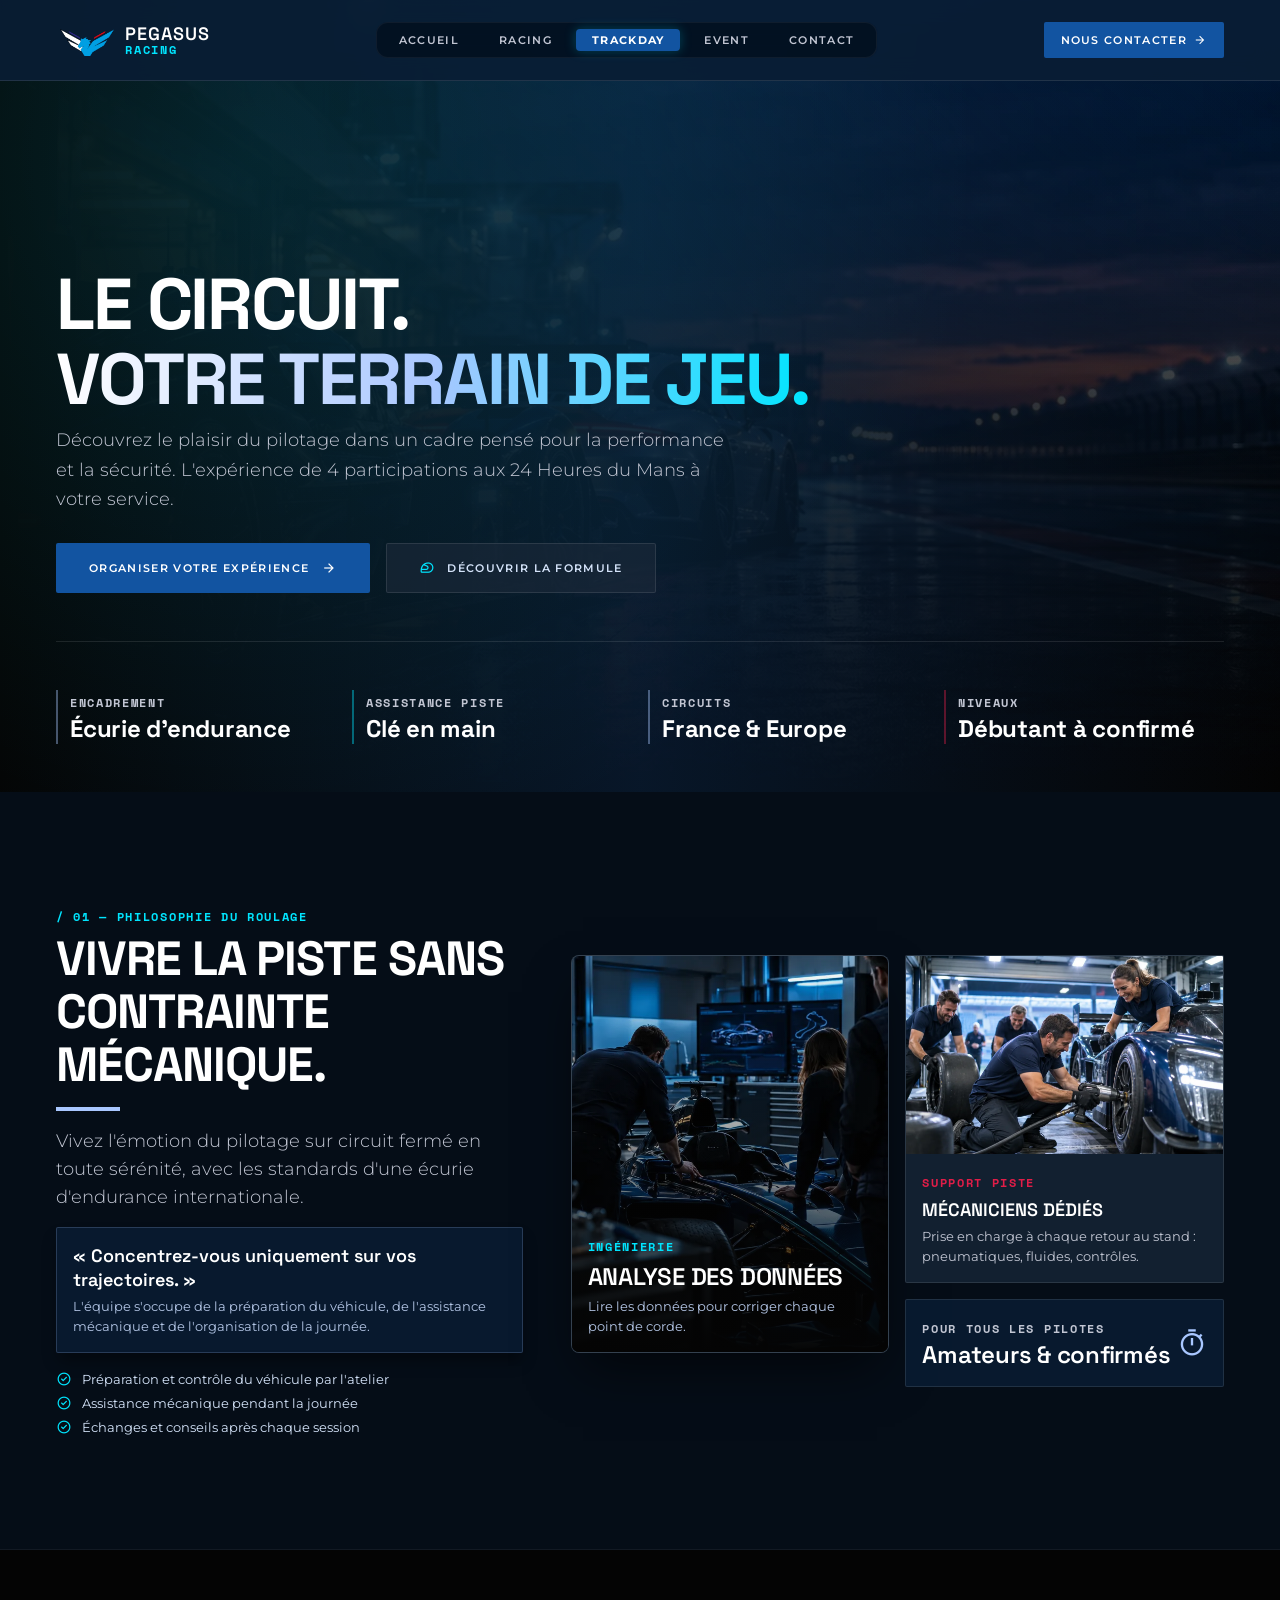
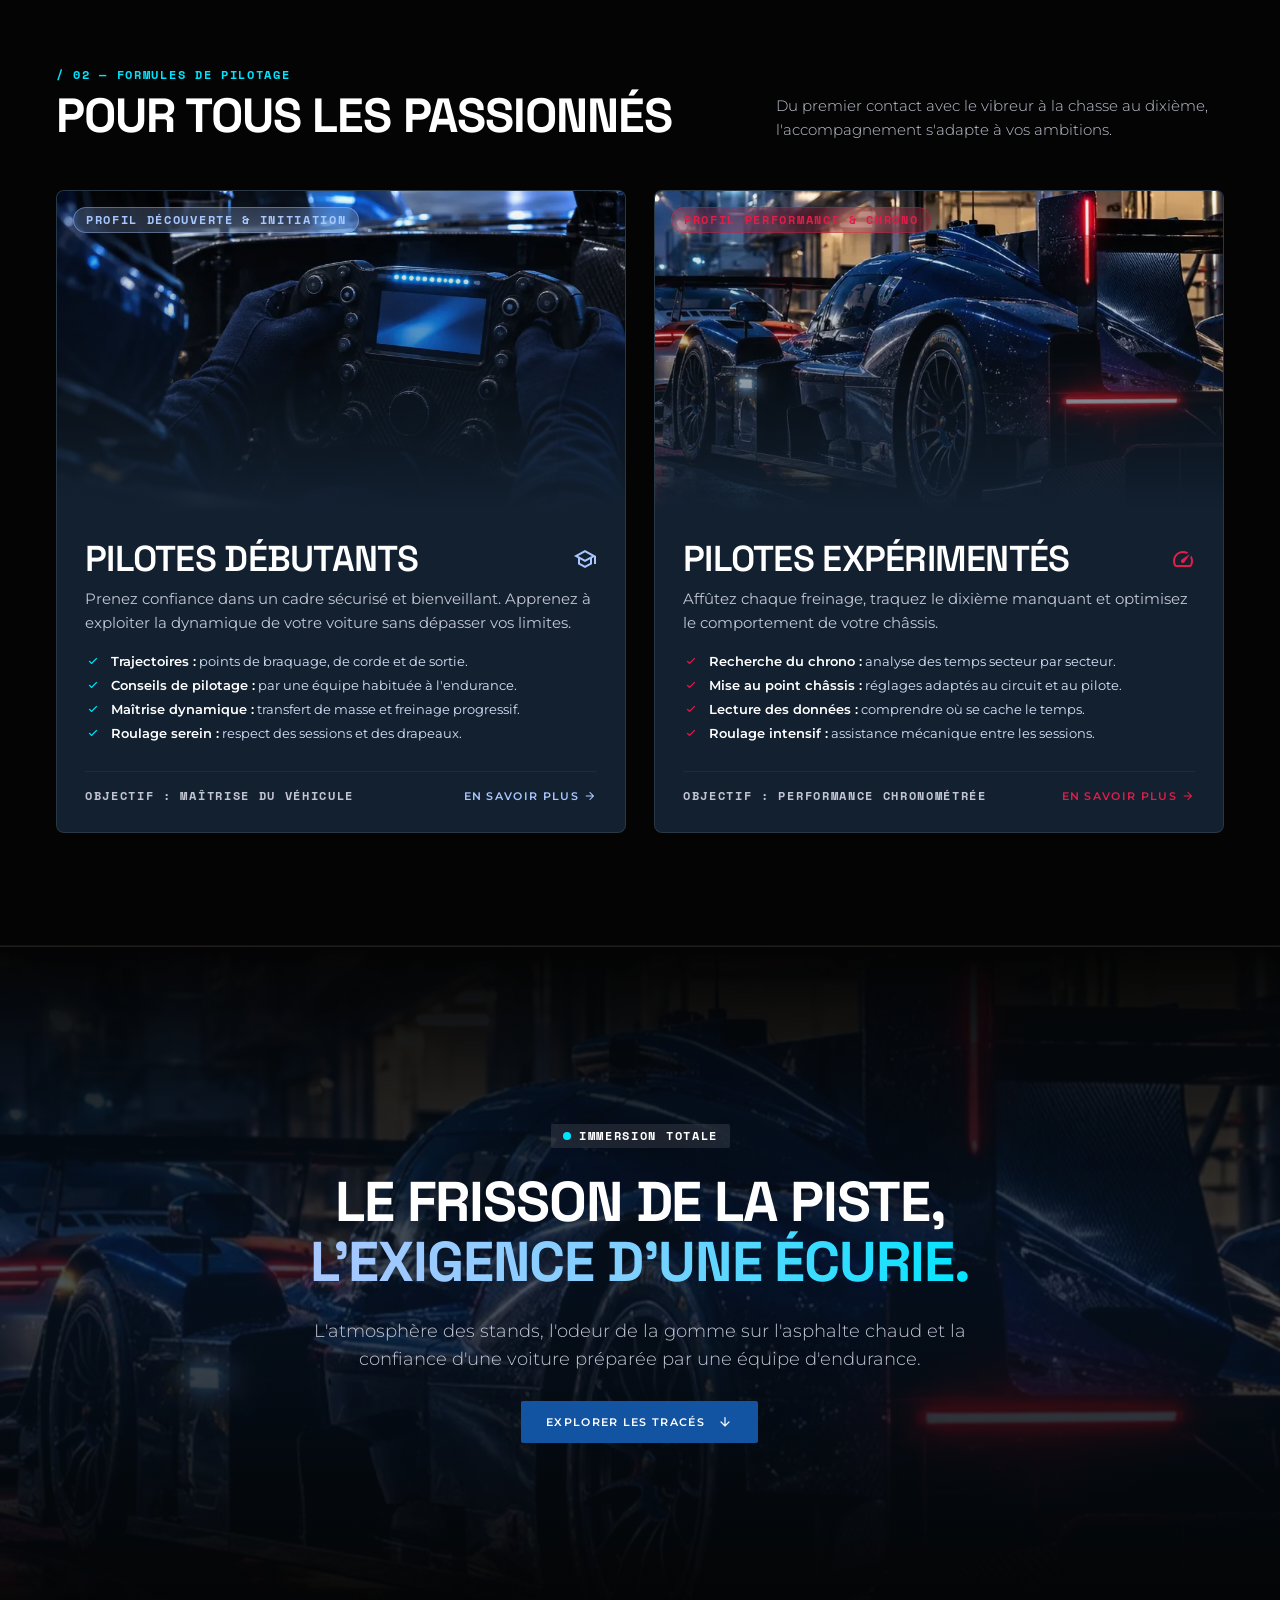
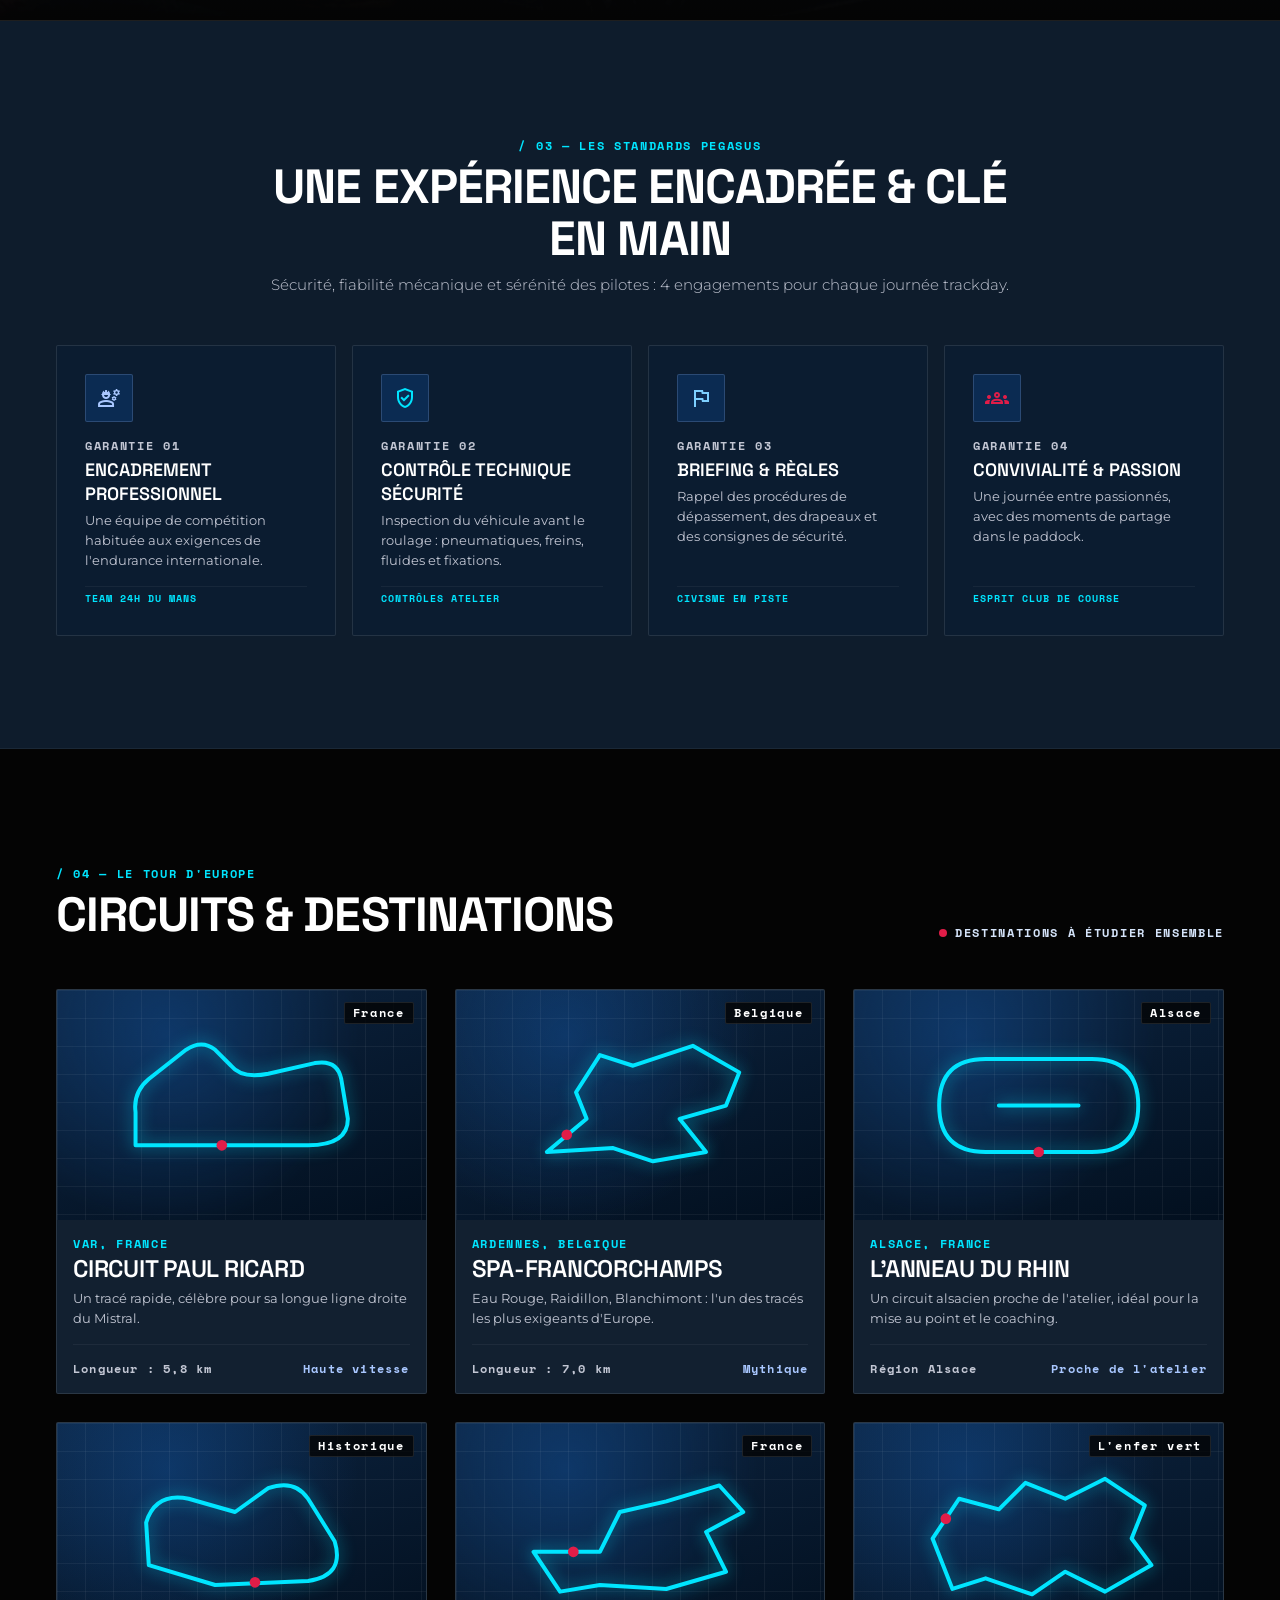
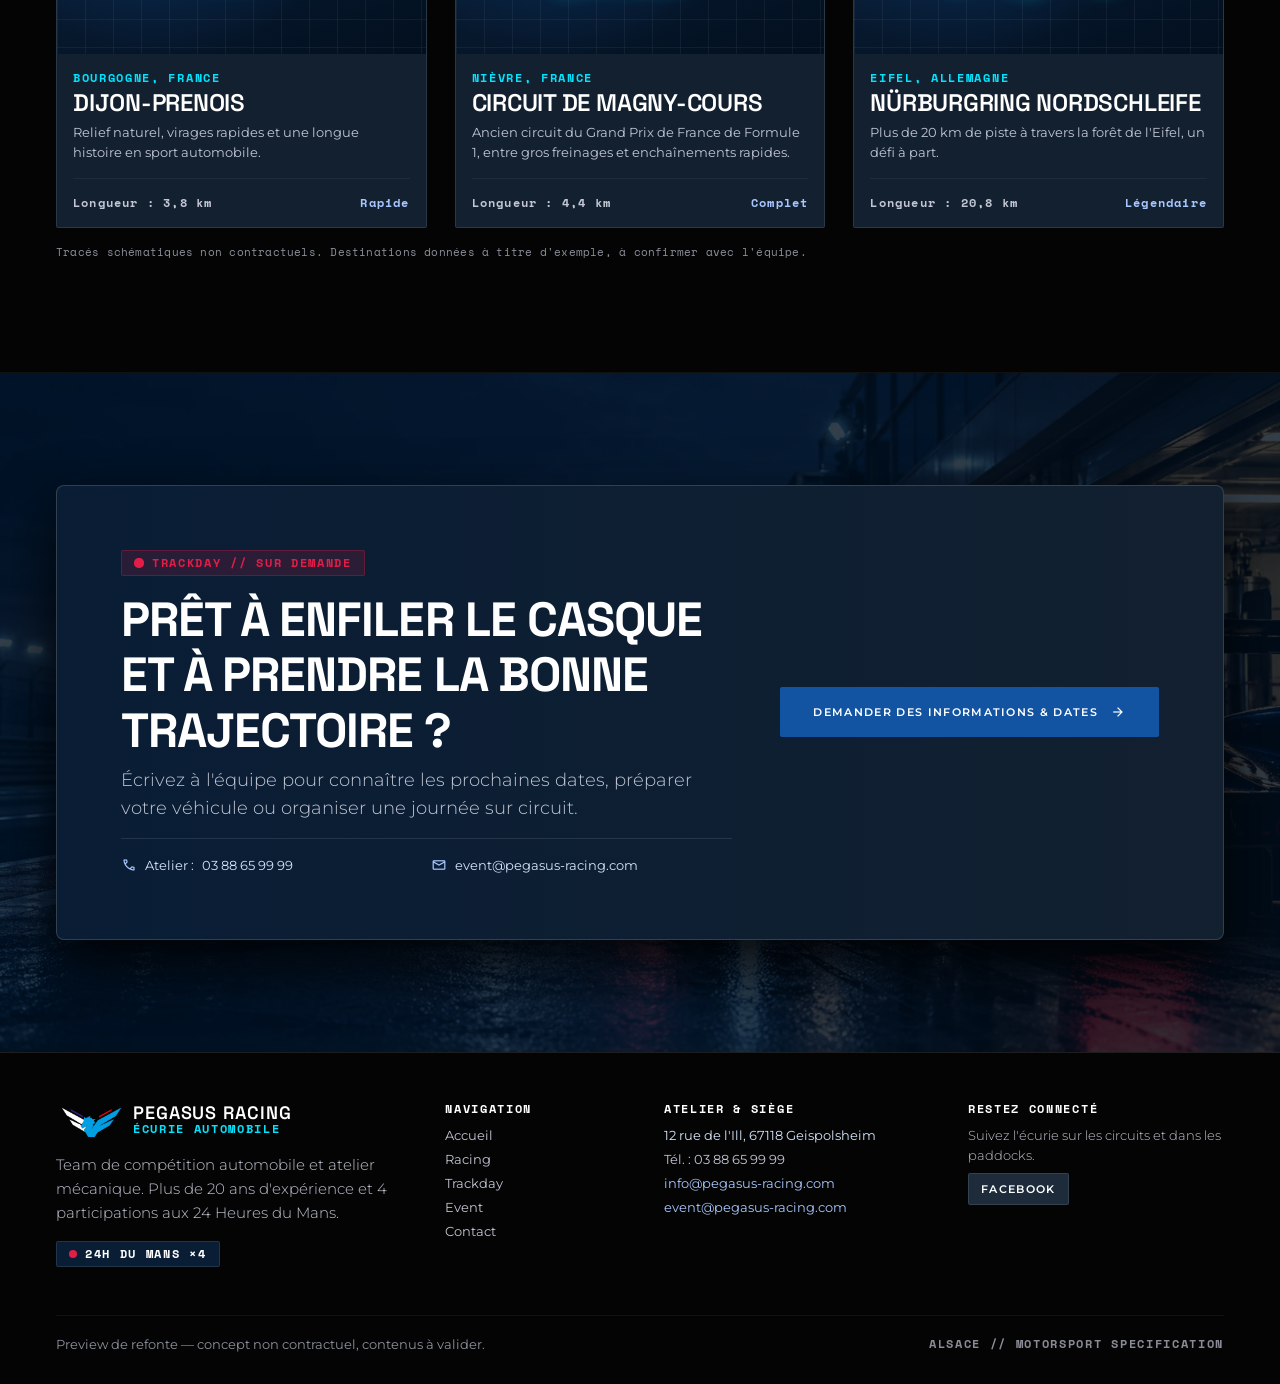
<file: docs/previews/pegasus-racing/trackday.html>
<!doctype html>
<html lang="fr">
  <head>
    <meta charset="utf-8">
    <meta name="viewport" content="width=device-width, initial-scale=1">
    <meta name="theme-color" content="#091D35">
    <meta name="robots" content="noindex">
    <meta name="description" content="Preview de refonte : journées circuit encadrées par Pegasus Racing. Concept non contractuel.">
    <title>Trackday — Pegasus Racing</title>
    <link rel="preconnect" href="https://fonts.googleapis.com">
    <link rel="preconnect" href="https://fonts.gstatic.com" crossorigin>
    <link href="https://fonts.googleapis.com/css2?family=Montserrat:wght@300;400;500;600;700&family=Space+Grotesk:wght@500;600;700&family=Space+Mono:wght@400;700&display=swap" rel="stylesheet">
    <link href="https://fonts.googleapis.com/css2?family=Material+Symbols+Outlined:opsz,wght,FILL,GRAD@24,400,0,0&icon_names=alternate_email,analytics,arrow_downward,arrow_forward,build,call,check_circle,construction,corporate_fare,directions_car,done,engineering,expand_more,flag,flight,forum,groups,insights,local_shipping,location_on,lock,mail,military_tech,monitor_heart,navigation,pin_drop,route,school,send,speed,sports_motorsports,sports_score,timer,train,tune,verified,verified_user&display=block" rel="stylesheet">
    <link rel="preload" href="./assets/hero.webp" as="image" type="image/webp">
    <link rel="stylesheet" href="./style.css">
    <script src="./index.js" defer></script>
  </head>
  <body data-page="trackday">
    <a class="skip-link" href="#main">Aller au contenu</a>

    <header class="site-header" data-header>
      <div class="header-inner wrap">
        <a class="brand" href="index.html" aria-label="Pegasus Racing, accueil">
          <img src="./assets/logo-pegasus.png" alt="" width="226" height="118">
          <span class="brand-name"><strong>Pegasus</strong><small>Racing</small></span>
        </a>

        <nav class="main-nav" id="main-nav" aria-label="Navigation principale" data-menu>
          <a href="index.html">Accueil</a>
          <a href="racing.html">Racing</a>
          <a href="trackday.html" aria-current="page">Trackday</a>
          <a href="event.html">Event</a>
          <a href="contact.html">Contact</a>
        </nav>

        <div class="header-actions">
          <a class="btn btn-primary btn-sm header-cta" href="contact.html"><span>Nous contacter</span><span class="icon" aria-hidden="true">arrow_forward</span></a>
          <button class="menu-toggle" type="button" aria-label="Ouvrir le menu" aria-controls="main-nav" aria-expanded="false" data-menu-toggle><span></span><span></span></button>
        </div>
      </div>
    </header>

    <main id="main">
      <!-- HERO -->
      <section class="hero hero-dim flip" id="top" aria-labelledby="hero-title" style="min-height:88vh">
        <div class="hero-bg" data-parallax="0.3" aria-hidden="true"><img src="./assets/hero.webp" alt="" width="1672" height="941" fetchpriority="high"></div>
        <div class="hero-scrim" aria-hidden="true" style="background:radial-gradient(circle at 20% 20%,rgba(0,229,255,.12),transparent 60%),linear-gradient(90deg,var(--carbon),rgba(9,29,53,.75) 50%,transparent),linear-gradient(0deg,var(--carbon),rgba(4,4,4,.6) 50%,transparent)"></div>
        <div class="hero-content wrap" data-reveal>
          <h1 id="hero-title" data-reveal-item>Le circuit.<br><span class="grad-text">Votre terrain de jeu.</span></h1>
          <p class="hero-lead" data-reveal-item style="color:var(--on-variant)">Découvrez le plaisir du pilotage dans un cadre pensé pour la performance et la sécurité. L'expérience de 4 participations aux 24 Heures du Mans à votre service.</p>
          <div class="hero-ctas" data-reveal-item>
            <a class="btn btn-primary btn-lg" href="#circuits"><span>Organiser votre expérience</span><span class="icon" aria-hidden="true">arrow_forward</span></a>
            <a class="btn btn-glass btn-lg" href="#philosophie"><span class="icon c-cyan" aria-hidden="true">sports_motorsports</span><span>Découvrir la formule</span></a>
          </div>
          <div class="tele-line" data-reveal-item>
            <div><span class="mono">Encadrement</span><p>Écurie d'endurance</p></div>
            <div><span class="mono">Assistance piste</span><p class="c-cyan">Clé en main</p></div>
            <div><span class="mono">Circuits</span><p>France &amp; Europe</p></div>
            <div><span class="mono">Niveaux</span><p class="c-red">Débutant à confirmé</p></div>
          </div>
        </div>
      </section>

      <!-- 01 PHILOSOPHIE -->
      <section class="section s-navy-40" id="philosophie" aria-labelledby="t1-title" style="overflow:hidden">
        <div class="wrap split" data-reveal>
          <div class="split-text">
            <p class="index index-cyan" data-reveal-item>/ 01 — Philosophie du roulage</p>
            <h2 id="t1-title" class="h-xl" data-reveal-item>Vivre la piste sans contrainte mécanique.</h2>
            <div class="accent-bar" data-reveal-item></div>
            <p class="lead" data-reveal-item style="color:var(--on-variant)">Vivez l'émotion du pilotage sur circuit fermé en toute sérénité, avec les standards d'une écurie d'endurance internationale.</p>
            <div class="quote-box" data-reveal-item><p class="h-sm">« Concentrez-vous uniquement sur vos trajectoires. »</p><p>L'équipe s'occupe de la préparation du véhicule, de l'assistance mécanique et de l'organisation de la journée.</p></div>
            <ul class="mini-checks" data-reveal-item>
              <li><span class="icon" aria-hidden="true">check_circle</span>Préparation et contrôle du véhicule par l'atelier</li>
              <li><span class="icon" aria-hidden="true">check_circle</span>Assistance mécanique pendant la journée</li>
              <li><span class="icon" aria-hidden="true">check_circle</span>Échanges et conseils après chaque session</li>
            </ul>
          </div>
          <div class="td-visuals">
            <article class="photo-card" data-reveal-item>
              <img src="./assets/corporate.webp" alt="Ingénieurs analysant des données près d'un prototype, visuel d'intention" width="683" height="768" loading="lazy">
              <div class="photo-card-body"><span class="mono c-cyan">Ingénierie</span><h3 class="h-sm" style="margin-top:4px">Analyse des données</h3><p>Lire les données pour corriger chaque point de corde.</p></div>
            </article>
            <div class="td-stack">
              <article class="under-card" data-reveal-item>
                <div class="img"><img src="./assets/pitstop.webp" alt="Mécaniciens changeant une roue au stand, visuel d'intention" width="1248" height="832" loading="lazy"></div>
                <div><span class="mono c-red">Support piste</span><p class="h-sm">Mécaniciens dédiés</p><p>Prise en charge à chaque retour au stand : pneumatiques, fluides, contrôles.</p></div>
              </article>
              <div class="stat-box" data-reveal-item><div><span class="mono">Pour tous les pilotes</span><p class="h-md">Amateurs &amp; confirmés</p></div><span class="icon" aria-hidden="true">timer</span></div>
            </div>
          </div>
        </div>
      </section>

      <!-- 02 FORMULES -->
      <section class="section" style="background:var(--carbon);border-bottom:1px solid rgba(255,255,255,.05)" aria-labelledby="t2-title">
        <div class="wrap" data-reveal>
          <div class="section-head" data-reveal-item>
            <div><p class="index index-cyan">/ 02 — Formules de pilotage</p><h2 id="t2-title" class="h-xl">Pour tous les passionnés</h2></div>
            <p>Du premier contact avec le vibreur à la chasse au dixième, l'accompagnement s'adapte à vos ambitions.</p>
          </div>
          <div class="formulas">
            <article class="formula" data-reveal-item>
              <div class="formula-media"><img src="./assets/cockpit.webp" alt="Mains gantées sur le volant d'un prototype, visuel d'intention" width="912" height="1152" loading="lazy" style="object-position:center 55%"><span class="chip">Profil découverte &amp; initiation</span></div>
              <div class="formula-body">
                <div class="formula-title"><h3 class="h-lg">Pilotes débutants</h3><span class="icon" aria-hidden="true">school</span></div>
                <p>Prenez confiance dans un cadre sécurisé et bienveillant. Apprenez à exploiter la dynamique de votre voiture sans dépasser vos limites.</p>
                <ul class="done-list">
                  <li><span class="icon" aria-hidden="true">done</span><span><strong>Trajectoires :</strong> points de braquage, de corde et de sortie.</span></li>
                  <li><span class="icon" aria-hidden="true">done</span><span><strong>Conseils de pilotage :</strong> par une équipe habituée à l'endurance.</span></li>
                  <li><span class="icon" aria-hidden="true">done</span><span><strong>Maîtrise dynamique :</strong> transfert de masse et freinage progressif.</span></li>
                  <li><span class="icon" aria-hidden="true">done</span><span><strong>Roulage serein :</strong> respect des sessions et des drapeaux.</span></li>
                </ul>
                <div class="formula-foot"><span class="mono">Objectif : maîtrise du véhicule</span><a href="contact.html?sujet=trackday"><span>En savoir plus</span><span class="icon" aria-hidden="true">arrow_forward</span></a></div>
              </div>
            </article>
            <article class="formula formula-red" data-reveal-item>
              <div class="formula-media"><img src="./assets/prototype.webp" alt="Prototype d'endurance sur une piste mouillée, visuel d'intention" width="753" height="941" loading="lazy" style="object-position:center 60%"><span class="chip">Profil performance &amp; chrono</span></div>
              <div class="formula-body">
                <div class="formula-title"><h3 class="h-lg">Pilotes expérimentés</h3><span class="icon" aria-hidden="true">speed</span></div>
                <p>Affûtez chaque freinage, traquez le dixième manquant et optimisez le comportement de votre châssis.</p>
                <ul class="done-list">
                  <li><span class="icon" aria-hidden="true">done</span><span><strong>Recherche du chrono :</strong> analyse des temps secteur par secteur.</span></li>
                  <li><span class="icon" aria-hidden="true">done</span><span><strong>Mise au point châssis :</strong> réglages adaptés au circuit et au pilote.</span></li>
                  <li><span class="icon" aria-hidden="true">done</span><span><strong>Lecture des données :</strong> comprendre où se cache le temps.</span></li>
                  <li><span class="icon" aria-hidden="true">done</span><span><strong>Roulage intensif :</strong> assistance mécanique entre les sessions.</span></li>
                </ul>
                <div class="formula-foot"><span class="mono">Objectif : performance chronométrée</span><a href="contact.html?sujet=trackday"><span>En savoir plus</span><span class="icon" aria-hidden="true">arrow_forward</span></a></div>
              </div>
            </article>
          </div>
        </div>
      </section>

      <!-- INTERLUDE -->
      <section class="break" aria-labelledby="tb-title" style="height:75vh;min-height:500px">
        <div class="interlude-bg" data-parallax-section aria-hidden="true"><img src="./assets/prototype.webp" alt="" width="753" height="941" loading="lazy" style="filter:brightness(.55) saturate(1.2)"></div>
        <div class="break-scrim break-scrim-v" style="background:linear-gradient(0deg,var(--carbon),rgba(9,29,53,.5) 50%,var(--carbon))" aria-hidden="true"></div>
        <div class="break-content" data-reveal>
          <span class="chip chip-soft c-white" data-reveal-item><span class="dot"></span>Immersion totale</span>
          <h2 id="tb-title" class="h-break" data-reveal-item>Le frisson de la piste,<br><span class="grad-text" style="background-image:linear-gradient(90deg,var(--primary),var(--tertiary),var(--cyan))">l'exigence d'une écurie.</span></h2>
          <p class="lead" data-reveal-item style="color:var(--on-variant)">L'atmosphère des stands, l'odeur de la gomme sur l'asphalte chaud et la confiance d'une voiture préparée par une équipe d'endurance.</p>
          <a class="btn btn-primary" href="#circuits" data-reveal-item style="margin-top:var(--sp-lg)"><span>Explorer les tracés</span><span class="icon" aria-hidden="true">arrow_downward</span></a>
        </div>
      </section>

      <!-- 03 STANDARDS -->
      <section class="section s-low" aria-labelledby="t3-title">
        <div class="wrap" data-reveal>
          <div class="center-head" data-reveal-item>
            <p class="index index-cyan">/ 03 — Les standards Pegasus</p>
            <h2 id="t3-title" class="h-xl">Une expérience encadrée &amp; clé en main</h2>
            <p>Sécurité, fiabilité mécanique et sérénité des pilotes : 4 engagements pour chaque journée trackday.</p>
          </div>
          <div class="guarantees">
            <div class="guarantee" data-reveal-item><span class="icon-box"><span class="icon" aria-hidden="true">engineering</span></span><span class="mono">Garantie 01</span><h3 class="h-sm">Encadrement professionnel</h3><p>Une équipe de compétition habituée aux exigences de l'endurance internationale.</p><span class="guarantee-foot">Team 24H du Mans</span></div>
            <div class="guarantee" data-reveal-item><span class="icon-box" style="color:var(--cyan)"><span class="icon" aria-hidden="true">verified_user</span></span><span class="mono">Garantie 02</span><h3 class="h-sm">Contrôle technique sécurité</h3><p>Inspection du véhicule avant le roulage : pneumatiques, freins, fluides et fixations.</p><span class="guarantee-foot">Contrôles atelier</span></div>
            <div class="guarantee" data-reveal-item><span class="icon-box" style="color:var(--tertiary)"><span class="icon" aria-hidden="true">flag</span></span><span class="mono">Garantie 03</span><h3 class="h-sm">Briefing &amp; règles</h3><p>Rappel des procédures de dépassement, des drapeaux et des consignes de sécurité.</p><span class="guarantee-foot">Civisme en piste</span></div>
            <div class="guarantee" data-reveal-item><span class="icon-box" style="color:var(--crimson)"><span class="icon" aria-hidden="true">groups</span></span><span class="mono">Garantie 04</span><h3 class="h-sm">Convivialité &amp; passion</h3><p>Une journée entre passionnés, avec des moments de partage dans le paddock.</p><span class="guarantee-foot">Esprit club de course</span></div>
          </div>
        </div>
      </section>

      <!-- 04 CIRCUITS -->
      <section class="section" style="background:var(--carbon);border-bottom:1px solid rgba(255,255,255,.05)" id="circuits" aria-labelledby="t4-title">
        <div class="wrap" data-reveal>
          <div class="section-head" data-reveal-item>
            <div><p class="index index-cyan">/ 04 — Le tour d'Europe</p><h2 id="t4-title" class="h-xl">Circuits &amp; destinations</h2></div>
            <span class="mono" style="display:flex;align-items:center;gap:8px;color:var(--on-surface)"><span class="dot dot-red dot-pulse"></span>Destinations à étudier ensemble</span>
          </div>
          <div class="circuits">
            <article class="circuit" data-reveal-item>
              <div class="circuit-map"><svg viewBox="0 0 200 120" aria-hidden="true"><path d="M20 90 L150 90 Q180 90 180 70 L175 40 Q172 25 155 28 L120 36 Q100 40 92 30 L80 18 Q70 10 58 18 L30 40 Q18 50 20 65 Z"/><circle cx="85" cy="90" r="4"/></svg><span class="circuit-tag">France</span></div>
              <div class="circuit-body"><span class="mono">Var, France</span><h3 class="h-md">Circuit Paul Ricard</h3><p>Un tracé rapide, célèbre pour sa longue ligne droite du Mistral.</p><div class="circuit-foot"><span>Longueur : 5,8 km</span><b>Haute vitesse</b></div></div>
            </article>
            <article class="circuit" data-reveal-item>
              <div class="circuit-map"><svg viewBox="0 0 200 120" aria-hidden="true"><path d="M30 95 L60 70 L52 50 L70 22 L95 30 L140 15 L175 35 L165 60 L130 70 L150 95 L110 102 L80 92 Z"/><circle cx="45" cy="82" r="4"/></svg><span class="circuit-tag">Belgique</span></div>
              <div class="circuit-body"><span class="mono">Ardennes, Belgique</span><h3 class="h-md">Spa-Francorchamps</h3><p>Eau Rouge, Raidillon, Blanchimont : l'un des tracés les plus exigeants d'Europe.</p><div class="circuit-foot"><span>Longueur : 7,0 km</span><b>Mythique</b></div></div>
            </article>
            <article class="circuit" data-reveal-item>
              <div class="circuit-map"><svg viewBox="0 0 200 120" aria-hidden="true"><path d="M25 60 Q25 25 60 25 L140 25 Q175 25 175 60 Q175 95 140 95 L60 95 Q25 95 25 60 Z M70 60 L130 60"/><circle cx="100" cy="95" r="4"/></svg><span class="circuit-tag c-cyan">Alsace</span></div>
              <div class="circuit-body"><span class="mono">Alsace, France</span><h3 class="h-md">L'Anneau du Rhin</h3><p>Un circuit alsacien proche de l'atelier, idéal pour la mise au point et le coaching.</p><div class="circuit-foot"><span>Région Alsace</span><b>Proche de l'atelier</b></div></div>
            </article>
            <article class="circuit" data-reveal-item>
              <div class="circuit-map"><svg viewBox="0 0 200 120" aria-hidden="true"><path d="M30 80 L80 95 L150 92 Q178 88 170 62 L150 30 Q140 15 120 22 L95 40 L60 30 Q35 25 28 48 Z"/><circle cx="110" cy="93" r="4"/></svg><span class="circuit-tag">Historique</span></div>
              <div class="circuit-body"><span class="mono">Bourgogne, France</span><h3 class="h-md">Dijon-Prenois</h3><p>Relief naturel, virages rapides et une longue histoire en sport automobile.</p><div class="circuit-foot"><span>Longueur : 3,8 km</span><b>Rapide</b></div></div>
            </article>
            <article class="circuit" data-reveal-item>
              <div class="circuit-map"><svg viewBox="0 0 200 120" aria-hidden="true"><path d="M20 70 L70 70 L85 40 L120 32 L160 20 L178 40 L150 55 L165 85 L120 98 L70 95 L40 100 Z"/><circle cx="50" cy="70" r="4"/></svg><span class="circuit-tag">France</span></div>
              <div class="circuit-body"><span class="mono">Nièvre, France</span><h3 class="h-md">Circuit de Magny-Cours</h3><p>Ancien circuit du Grand Prix de France de Formule 1, entre gros freinages et enchaînements rapides.</p><div class="circuit-foot"><span>Longueur : 4,4 km</span><b>Complet</b></div></div>
            </article>
            <article class="circuit" data-reveal-item>
              <div class="circuit-map"><svg viewBox="0 0 200 120" aria-hidden="true"><path d="M20 60 L40 30 L70 38 L90 18 L120 30 L150 15 L180 35 L170 60 L185 80 L150 100 L120 85 L95 102 L60 90 L35 98 Z"/><circle cx="30" cy="45" r="4"/></svg><span class="circuit-tag c-red">L'enfer vert</span></div>
              <div class="circuit-body"><span class="mono">Eifel, Allemagne</span><h3 class="h-md">Nürburgring Nordschleife</h3><p>Plus de 20 km de piste à travers la forêt de l'Eifel, un défi à part.</p><div class="circuit-foot"><span>Longueur : 20,8 km</span><b>Légendaire</b></div></div>
            </article>
          </div>
          <p class="image-note">Tracés schématiques non contractuels. Destinations données à titre d'exemple, à confirmer avec l'équipe.</p>
        </div>
      </section>

      <!-- 05 CTA -->
      <section class="section s-darkest" style="position:relative;overflow:hidden;isolation:isolate" aria-labelledby="t5-title">
        <div class="bg-photo" aria-hidden="true"><img src="./assets/hero.webp" alt="" width="1672" height="941" loading="lazy"></div>
        <div class="wrap" data-reveal>
          <div class="cta-gradient" data-reveal-item>
            <div>
              <span class="chip"><span class="dot dot-red dot-ping"></span>Trackday // Sur demande</span>
              <h2 id="t5-title" class="h-xl">Prêt à enfiler le casque et à prendre la bonne trajectoire ?</h2>
              <p class="lead">Écrivez à l'équipe pour connaître les prochaines dates, préparer votre véhicule ou organiser une journée sur circuit.</p>
              <div class="cta-contacts"><span><span class="icon" aria-hidden="true">call</span>Atelier : <a href="tel:+33388659999">03 88 65 99 99</a></span><span><span class="icon" aria-hidden="true">mail</span><a href="mailto:event@pegasus-racing.com">event@pegasus-racing.com</a></span></div>
            </div>
            <a class="btn btn-primary btn-lg" href="contact.html?sujet=trackday"><span>Demander des informations &amp; dates</span><span class="icon" aria-hidden="true">arrow_forward</span></a>
          </div>
        </div>
      </section>
    </main>

    <footer class="site-footer">
      <div class="wrap">
        <div class="footer-grid">
          <div class="footer-brand">
            <a class="brand" href="index.html" aria-label="Pegasus Racing, accueil"><img src="./assets/logo-pegasus.png" alt="" width="226" height="118"><span class="brand-name"><strong>Pegasus Racing</strong><small>Écurie automobile</small></span></a>
            <p>Team de compétition automobile et atelier mécanique. Plus de 20 ans d'expérience et 4 participations aux 24 Heures du Mans.</p>
            <span class="chip chip-footer"><span class="dot dot-red dot-pulse"></span>24H du Mans ×4</span>
          </div>
          <div class="footer-col">
            <span class="footer-title">Navigation</span>
            <a href="index.html">Accueil</a><a href="racing.html">Racing</a><a href="trackday.html">Trackday</a><a href="event.html">Event</a><a href="contact.html">Contact</a>
          </div>
          <div class="footer-col">
            <span class="footer-title">Atelier &amp; siège</span>
            <p>12 rue de l'Ill, 67118 Geispolsheim</p>
            <a href="tel:+33388659999">Tél. : 03 88 65 99 99</a>
            <a class="c-primary" href="mailto:info@pegasus-racing.com">info@pegasus-racing.com</a>
            <a class="c-primary" href="mailto:event@pegasus-racing.com">event@pegasus-racing.com</a>
          </div>
          <div class="footer-col">
            <span class="footer-title">Restez connecté</span>
            <p>Suivez l'écurie sur les circuits et dans les paddocks.</p>
            <span class="social-chip">Facebook</span>
          </div>
        </div>
        <div class="footer-bottom">
          <p>Preview de refonte — concept non contractuel, contenus à valider.</p>
          <p class="mono">Alsace // Motorsport specification</p>
        </div>
      </div>
    </footer>
  </body>
</html>
</file>
<file: docs/previews/auto-event-2/style.css>
:root {
  --deep: #faf5ee;
  --background: #faf5ee;
  --surface-low: #ffffff;
  --surface: #f6f0e8;
  --surface-raised: #f2ece4;
  --surface-high: #ece6dc;
  --text: #3a302a;
  --text-muted: #605850;
  --text-dim: #78706a;
  --border: #d8d0c8;
  --border-strong: #9a9088;
  --champagne: #c2652a;
  --champagne-deep: #8a4518;
  --cta: #b75a23;
  --cta-text: #ffffff;
  --max: 1440px;
  --ease: cubic-bezier(0.16, 1, 0.3, 1);
  color-scheme: light;
}

* {
  box-sizing: border-box;
}

html {
  scroll-behavior: smooth;
}

body {
  margin: 0;
  min-width: 320px;
  overflow-x: hidden;
  color: var(--text);
  background:
    radial-gradient(circle at 72% -8%, rgb(197 160 89 / 0.11), transparent 30rem),
    linear-gradient(180deg, var(--deep), var(--background) 48rem, var(--deep));
  font-family: "Manrope", sans-serif;
  font-size: 16px;
  line-height: 1.55;
  letter-spacing: 0;
  -moz-osx-font-smoothing: grayscale;
  -webkit-font-smoothing: antialiased;
  text-rendering: optimizeLegibility;
}

body::before {
  content: "";
  position: fixed;
  z-index: 4;
  inset: 0;
  pointer-events: none;
  opacity: 0.035;
  background-image:
    linear-gradient(90deg, rgb(255 255 255 / 0.22) 1px, transparent 1px),
    linear-gradient(0deg, rgb(255 255 255 / 0.16) 1px, transparent 1px);
  background-size: 5px 5px;
}

body.nav-open {
  overflow: hidden;
}

a {
  color: inherit;
  text-decoration: none;
}

img {
  display: block;
  max-width: 100%;
}

button,
input,
select,
textarea {
  font: inherit;
}

button,
a,
input,
select,
textarea {
  -webkit-tap-highlight-color: transparent;
  touch-action: manipulation;
}

button:focus-visible,
a:focus-visible,
input:focus-visible,
select:focus-visible,
textarea:focus-visible {
  outline: 2px solid var(--champagne);
  outline-offset: 4px;
}

.skip-link {
  position: fixed;
  z-index: 40;
  top: 12px;
  left: 12px;
  padding: 10px 14px;
  color: var(--cta-text);
  background: var(--cta);
  transform: translateY(-160%);
  transition: transform 240ms var(--ease);
}

.skip-link:focus {
  transform: translateY(0);
}

.site-header {
  position: fixed;
  z-index: 20;
  top: 0;
  left: 0;
  right: 0;
  display: grid;
  grid-template-columns: auto 1fr auto;
  align-items: center;
  gap: 32px;
  min-height: 72px;
  padding: 12px max(32px, env(safe-area-inset-right)) 12px max(32px, env(safe-area-inset-left));
  background: rgb(5 5 5 / 0.68);
  border-bottom: 1px solid rgb(229 226 225 / 0.08);
  backdrop-filter: blur(20px);
  -webkit-backdrop-filter: blur(20px);
  transition:
    background-color 280ms var(--ease),
    border-color 280ms var(--ease);
}

.site-header.is-scrolled {
  background: rgb(5 5 5 / 0.92);
  border-bottom-color: rgb(197 160 89 / 0.34);
}

.brand {
  position: relative;
  display: inline-grid;
  grid-template-columns: auto auto;
  align-items: baseline;
  gap: 10px;
  width: max-content;
  min-width: 0;
  padding-bottom: 8px;
  line-height: 1;
}

.brand::after {
  content: "";
  position: absolute;
  right: 0;
  bottom: 0;
  left: 0;
  height: 1px;
  background: var(--cta);
}

.brand-primary {
  color: var(--cta);
  font-family: "EB Garamond", serif;
  font-size: 27px;
  font-weight: 700;
  letter-spacing: 0.01em;
}

.brand-secondary {
  color: var(--text);
  font-size: 13px;
  font-weight: 500;
  letter-spacing: 0.28em;
  text-transform: uppercase;
}

.site-nav {
  display: flex;
  align-items: center;
  justify-content: center;
  gap: 28px;
  min-width: 0;
}

.site-nav a {
  position: relative;
  display: inline-flex;
  align-items: center;
  min-height: 44px;
  color: var(--text-muted);
  font-size: 12px;
  font-weight: 600;
  line-height: 16px;
  letter-spacing: 0.1em;
  text-transform: uppercase;
  transition:
    color 240ms var(--ease),
    transform 240ms var(--ease);
}

.site-nav a::after {
  content: "";
  position: absolute;
  right: 0;
  bottom: 7px;
  left: 0;
  height: 1px;
  background: var(--champagne);
  transform: scaleX(0);
  transform-origin: left center;
  transition: transform 300ms var(--ease);
}

.site-nav a:hover,
.site-nav a:focus-visible,
.site-nav a.is-active {
  color: var(--text);
  transform: translateY(-1px);
}

.site-nav a:hover::after,
.site-nav a:focus-visible::after,
.site-nav a.is-active::after {
  transform: scaleX(1);
}

.header-cta,
.button {
  -webkit-appearance: none;
  appearance: none;
  display: inline-flex;
  align-items: center;
  justify-content: center;
  min-height: 46px;
  padding: 0 22px;
  border: 1px solid transparent;
  border-radius: 0;
  background-clip: padding-box;
  box-shadow: none;
  font-size: 12px;
  font-weight: 700;
  line-height: 1;
  letter-spacing: 0.08em;
  text-transform: uppercase;
  text-align: center;
  white-space: nowrap;
  transition:
    color 280ms var(--ease),
    background-color 280ms var(--ease),
    border-color 280ms var(--ease),
    transform 280ms var(--ease);
}

.header-cta,
.button-primary {
  color: var(--cta-text);
  background: var(--cta);
  border-color: var(--cta);
}

.button-secondary {
  color: var(--text);
  background: rgb(5 5 5 / 0.32);
  border-color: rgb(229 226 225 / 0.34);
}

.header-cta:hover,
.header-cta:focus-visible,
.button-primary:hover,
.button-primary:focus-visible {
  color: var(--deep);
  background: var(--champagne);
  border-color: var(--champagne);
  transform: translateY(-2px);
}

.button-secondary:hover,
.button-secondary:focus-visible {
  color: var(--cta-text);
  background: var(--text);
  border-color: var(--text);
  transform: translateY(-2px);
}

.header-cta:active,
.button:active {
  transform: translateY(0) scale(0.99);
}

.nav-toggle {
  display: none;
  position: relative;
  z-index: 21;
  justify-self: end;
  width: 46px;
  height: 46px;
  border: 1px solid rgb(197 160 89 / 0.5);
  border-radius: 0;
  color: var(--text);
  background: rgb(14 14 14 / 0.84);
}

.nav-toggle span {
  position: absolute;
  left: 13px;
  top: 22px;
  display: block;
  width: 18px;
  height: 1px;
  background: currentColor;
  transition: transform 320ms var(--ease);
}

.nav-toggle span:first-child {
  transform: translateY(-5px);
}

.nav-toggle span:last-child {
  transform: translateY(5px);
}

.nav-toggle[aria-expanded="true"] span:first-child {
  transform: rotate(45deg);
}

.nav-toggle[aria-expanded="true"] span:last-child {
  transform: rotate(-45deg);
}

.header-sentinel {
  position: absolute;
  top: 0;
  left: 0;
  width: 1px;
  height: 1px;
  pointer-events: none;
}

main {
  position: relative;
  z-index: 1;
}

section {
  scroll-margin-top: 96px;
}

.hero {
  position: relative;
  display: grid;
  min-height: 100dvh;
  align-items: center;
  overflow: hidden;
  padding: 112px max(80px, calc((100vw - var(--max)) / 2)) 88px;
  isolation: isolate;
}

.hero-bg,
.hero-overlay {
  position: absolute;
  inset: 0;
  width: 100%;
  height: 100%;
}

.hero-bg {
  z-index: -3;
  object-fit: cover;
  object-position: center center;
  opacity: 1;
}

.hero-overlay {
  z-index: -2;
  background:
    linear-gradient(90deg, rgb(5 5 5 / 0.76) 0%, rgb(5 5 5 / 0.4) 48%, rgb(5 5 5 / 0.06) 76%),
    linear-gradient(180deg, rgb(5 5 5 / 0.42), transparent 42%, rgb(5 5 5 / 0.72) 100%);
}

.hero-inner {
  width: 100%;
  max-width: 760px;
  text-align: left;
}

.eyebrow,
.section-kicker {
  margin: 0 0 18px;
  color: var(--champagne);
  font-size: 12px;
  font-weight: 600;
  line-height: 16px;
  letter-spacing: 0.1em;
  text-transform: uppercase;
}

h1,
h2,
h3,
p {
  margin-top: 0;
}

h1,
h2,
h3 {
  color: var(--text);
  font-family: "EB Garamond", serif;
  font-weight: 500;
  text-wrap: balance;
}

h1 {
  max-width: 760px;
  margin: 0;
  font-size: 72px;
  line-height: 84px;
  text-shadow: 0 4px 22px rgb(5 5 5 / 0.58);
}

.hero-text {
  max-width: 680px;
  margin: 24px 0 0;
  color: var(--text-muted);
  font-size: 18px;
  line-height: 28px;
  text-shadow: 0 2px 16px rgb(5 5 5 / 0.62);
  text-wrap: pretty;
}

.hero-actions {
  display: flex;
  flex-wrap: wrap;
  align-items: center;
  justify-content: flex-start;
  gap: 14px;
  margin-top: 34px;
}

.proof-strip {
  border-top: 1px solid rgb(229 226 225 / 0.08);
  border-bottom: 1px solid rgb(229 226 225 / 0.08);
  background: rgb(14 14 14 / 0.78);
}

.proof-inner {
  display: grid;
  grid-template-columns: repeat(4, minmax(0, 1fr));
  width: min(var(--max), calc(100% - 160px));
  margin: 0 auto;
}

.proof-item {
  display: flex;
  min-height: 112px;
  flex-direction: column;
  align-items: center;
  justify-content: center;
  gap: 13px;
  padding: 26px 22px 24px;
  color: var(--text-muted);
  border-left: 1px solid rgb(229 226 225 / 0.08);
  font-size: 13px;
  font-weight: 600;
  letter-spacing: 0.03em;
  line-height: 1.35;
  text-align: center;
}

.proof-icon {
  width: 30px;
  height: 30px;
  flex: 0 0 auto;
  opacity: 0.94;
}

.proof-label {
  display: block;
  max-width: 18ch;
}

.proof-item:last-child {
  border-right: 1px solid rgb(229 226 225 / 0.08);
}

.section {
  width: min(var(--max), calc(100% - 160px));
  margin: 0 auto;
  padding: 140px 0;
}

.section-copy {
  max-width: 720px;
  margin-bottom: 48px;
}

.section-copy h2,
.testimonials-heading h2,
.journey-heading h2,
.editorial-copy h2,
.trust-panel h2,
.contact-copy h2 {
  margin-bottom: 20px;
  font-size: 48px;
  line-height: 56px;
}

.section-copy p,
.testimonials-heading p,
.journey-heading p,
.editorial-copy p,
.trust-panel p,
.contact-copy p {
  max-width: 680px;
  color: var(--text-muted);
  font-size: 17px;
  line-height: 28px;
}

.format-grid {
  display: grid;
  grid-template-columns: minmax(0, 1.1fr) minmax(280px, 0.9fr);
  gap: 18px;
}

.format-card {
  min-height: 248px;
  padding: 32px;
  border: 1px solid rgb(229 226 225 / 0.1);
  background:
    linear-gradient(135deg, rgb(255 255 255 / 0.045), transparent 46%),
    var(--surface-raised);
  transition:
    border-color 320ms var(--ease),
    background-color 320ms var(--ease),
    transform 320ms var(--ease);
}

.format-card-large {
  grid-row: span 2;
  min-height: 514px;
  display: flex;
  flex-direction: column;
  justify-content: flex-end;
  background:
    linear-gradient(180deg, rgb(5 5 5 / 0.08), rgb(5 5 5 / 0.72)),
    url("./assets/hero-grand-tour.webp") center / cover;
}

.format-card-dark {
  background:
    linear-gradient(135deg, rgb(233 193 118 / 0.13), transparent 42%),
    var(--surface-low);
}

.format-card:hover {
  border-color: rgb(233 193 118 / 0.46);
  transform: translateY(-4px);
}

.card-index,
.journey-list span {
  display: block;
  margin-bottom: 28px;
  color: var(--champagne);
  font-size: 12px;
  font-weight: 600;
  line-height: 16px;
  letter-spacing: 0.08em;
  text-transform: uppercase;
}

.format-card h3,
.journey-list h3,
.trust-grid h3 {
  margin-bottom: 14px;
  font-size: 28px;
  line-height: 36px;
}

.format-card p,
.testimonial-card p,
.journey-list p,
.trust-grid p {
  margin-bottom: 0;
  color: var(--text-muted);
}

.testimonials {
  padding-top: 24px;
}

.testimonials-heading {
  max-width: 760px;
  margin-bottom: 48px;
}

.testimonials-heading p {
  margin-bottom: 0;
  color: var(--text-dim);
  font-size: 14px;
  line-height: 22px;
}

.testimonial-grid {
  display: grid;
  grid-template-columns: repeat(12, minmax(0, 1fr));
  gap: 18px;
}

.testimonial-card {
  display: flex;
  grid-column: span 7;
  min-height: 300px;
  flex-direction: column;
  justify-content: space-between;
  margin: 0;
  padding: 38px;
  border: 1px solid rgb(229 226 225 / 0.12);
  background:
    linear-gradient(145deg, rgb(255 255 255 / 0.045), transparent 56%),
    var(--surface-raised);
}

.testimonial-card:nth-child(2) {
  grid-column: span 5;
}

.testimonial-card:nth-child(3) {
  grid-column: 4 / span 7;
}

.testimonial-card-accent {
  border-color: rgb(233 193 118 / 0.28);
  background:
    linear-gradient(145deg, rgb(233 193 118 / 0.13), transparent 62%),
    var(--surface-low);
}

.testimonial-card blockquote {
  margin: 0 0 40px;
}

.testimonial-card blockquote p {
  max-width: 30ch;
  margin: 0;
  color: var(--text);
  font-family: "EB Garamond", serif;
  font-size: 27px;
  line-height: 38px;
  text-wrap: balance;
}

.testimonial-card figcaption {
  display: grid;
  gap: 4px;
}

.testimonial-card figcaption strong {
  color: var(--champagne);
  font-size: 13px;
  letter-spacing: 0.04em;
}

.testimonial-card figcaption span {
  color: var(--text-dim);
  font-size: 13px;
}

.journey {
  display: grid;
  grid-template-columns: minmax(280px, 0.9fr) minmax(420px, 1.1fr);
  gap: 72px;
  align-items: start;
}

.journey-heading {
  align-self: stretch;
  display: block;
}

.journey-heading-inner {
  position: sticky;
  top: 120px;
  height: fit-content;
}

.journey-visual {
  position: relative;
  overflow: hidden;
  margin: 34px 0 0;
  border: 1px solid rgb(229 226 225 / 0.12);
  background: var(--surface-low);
}

.journey-visual::after {
  content: "";
  position: absolute;
  inset: 0;
  pointer-events: none;
  background:
    linear-gradient(180deg, transparent 52%, rgb(5 5 5 / 0.34)),
    linear-gradient(90deg, rgb(5 5 5 / 0.22), transparent 34%, transparent 66%, rgb(5 5 5 / 0.18));
}

.journey-visual img {
  width: 100%;
  height: clamp(260px, 28vw, 380px);
  aspect-ratio: 16 / 10;
  object-fit: cover;
  object-position: center center;
}

.journey-list {
  display: grid;
  gap: 0;
  border-top: 1px solid rgb(229 226 225 / 0.12);
}

.journey-list article {
  display: grid;
  align-content: center;
  min-height: clamp(230px, 18vw, 280px);
  padding: 34px 0;
  border-bottom: 1px solid rgb(229 226 225 / 0.12);
}

.journey-list span {
  margin-bottom: 14px;
}

.editorial {
  display: grid;
  grid-template-columns: minmax(0, 0.92fr) minmax(360px, 1.08fr);
  gap: 64px;
  align-items: center;
  width: min(var(--max), calc(100% - 160px));
  margin: 0 auto;
  padding: 24px 0 140px;
}

.editorial-media {
  width: min(100%, 760px);
  justify-self: start;
  margin: 0;
  padding: 10px;
  aspect-ratio: 16 / 9;
  border: 1px solid rgb(229 226 225 / 0.1);
  background: rgb(255 255 255 / 0.035);
}

.editorial-media img {
  width: 100%;
  height: 100%;
  aspect-ratio: 16 / 9;
  object-fit: cover;
}

.editorial-copy {
  padding: 48px 0;
}

.deliverables {
  display: grid;
  grid-template-columns: repeat(2, minmax(0, 1fr));
  gap: 1px;
  margin-top: 34px;
  background: rgb(229 226 225 / 0.1);
}

.deliverables span {
  min-height: 62px;
  padding: 20px;
  color: var(--text);
  background: var(--surface-low);
  font-size: 13px;
  font-weight: 600;
  letter-spacing: 0.04em;
  text-transform: uppercase;
}

.trust {
  display: grid;
  grid-template-columns: minmax(280px, 0.9fr) minmax(420px, 1.1fr);
  gap: 26px;
}

.trust-panel {
  min-height: 420px;
  padding: 42px;
  border: 1px solid rgb(233 193 118 / 0.26);
  background:
    linear-gradient(145deg, rgb(233 193 118 / 0.12), transparent 58%),
    var(--surface-low);
}

.trust-grid {
  display: grid;
  grid-template-columns: 1fr 1fr;
  gap: 18px;
}

.trust-grid article {
  padding: 30px;
  border: 1px solid rgb(229 226 225 / 0.1);
  background: var(--surface-raised);
}

.trust-grid article:first-child {
  grid-column: span 2;
  min-height: 208px;
}

.contact {
  display: grid;
  grid-template-columns: minmax(300px, 0.8fr) minmax(480px, 1.2fr);
  gap: 72px;
  align-items: start;
  padding-bottom: 120px;
}

.contact-form {
  display: grid;
  grid-template-columns: repeat(2, minmax(0, 1fr));
  gap: 22px 18px;
  padding: 34px;
  border: 1px solid rgb(229 226 225 / 0.12);
  background: var(--surface-low);
}

.field {
  display: grid;
  gap: 9px;
  min-width: 0;
}

.field-wide {
  grid-column: 1 / -1;
}

.field label {
  color: var(--text);
  font-size: 12px;
  font-weight: 600;
  line-height: 16px;
  letter-spacing: 0.08em;
  text-transform: uppercase;
}

.field input,
.field select,
.field textarea {
  width: 100%;
  min-height: 48px;
  padding: 12px 0;
  color: var(--text);
  background: transparent;
  border: 0;
  border-bottom: 1px solid rgb(229 226 225 / 0.24);
  border-radius: 0;
  transition:
    border-color 240ms var(--ease),
    background-color 240ms var(--ease);
}

.field textarea {
  min-height: 132px;
  resize: vertical;
}

.field select {
  color: var(--text);
  background-color: var(--surface-low);
}

.field input:focus-visible,
.field select:focus-visible,
.field textarea:focus-visible {
  border-bottom-color: var(--champagne);
  background: rgb(255 255 255 / 0.025);
}

.form-actions {
  display: flex;
  grid-column: 1 / -1;
  flex-wrap: wrap;
  align-items: center;
  gap: 18px;
  margin-top: 8px;
}

.form-status {
  min-height: 24px;
  margin: 0;
  color: var(--champagne);
  font-size: 14px;
}

.site-footer {
  display: flex;
  align-items: center;
  justify-content: space-between;
  gap: 32px;
  padding: 38px 80px;
  border-top: 1px solid rgb(229 226 225 / 0.1);
  background: var(--deep);
}

.footer-brand {
  flex: 0 0 auto;
}

.site-footer p {
  margin: 0;
  color: var(--text-dim);
  font-size: 13px;
}

.reveal-ready .reveal-section,
.reveal-ready [data-reveal-item] {
  opacity: 0;
  transform: translateY(42px);
}

.reveal-ready .reveal-section {
  transition:
    opacity 900ms var(--ease),
    transform 900ms var(--ease);
}

.reveal-ready [data-reveal-item] {
  transition:
    opacity 780ms var(--ease),
    transform 780ms var(--ease);
  transition-delay: var(--reveal-delay, 0ms);
}

.reveal-ready .journey {
  transform: none;
  transition: opacity 900ms var(--ease);
}

.reveal-ready .reveal-section.is-visible,
.reveal-ready .reveal-section.is-visible [data-reveal-item] {
  opacity: 1;
  transform: translateY(0);
}

.reveal-ready .journey.is-visible {
  transform: none;
}

@media (max-width: 1180px) {
  .site-header {
    grid-template-columns: auto auto auto;
    padding-right: 28px;
    padding-left: 28px;
  }

  .site-nav {
    gap: 18px;
  }

  .header-cta {
    padding-right: 16px;
    padding-left: 16px;
  }

  .section,
  .editorial {
    width: min(var(--max), calc(100% - 64px));
  }

  .hero {
    padding-right: 32px;
    padding-left: 32px;
  }

  .proof-inner {
    width: calc(100% - 64px);
  }
}

@media (max-width: 960px) {
  .site-header {
    grid-template-columns: auto auto;
    justify-content: space-between;
    gap: 16px;
  }

  .brand {
    width: max-content;
  }

  .nav-toggle {
    display: block;
    justify-self: end;
  }

  .site-nav {
    position: fixed;
    z-index: 18;
    inset: 0;
    display: grid;
    align-content: center;
    justify-items: center;
    gap: 18px;
    padding: 110px 24px 48px;
    background: rgb(5 5 5 / 0.94);
    opacity: 0;
    pointer-events: none;
    transform: translateY(-18px);
    transition:
      opacity 320ms var(--ease),
      transform 320ms var(--ease);
  }

  .site-nav.is-open {
    opacity: 1;
    pointer-events: auto;
    transform: translateY(0);
  }

  .site-nav a {
    font-family: "EB Garamond", serif;
    font-size: 36px;
    line-height: 44px;
    letter-spacing: 0;
    text-transform: none;
  }

  .header-cta {
    display: none;
  }

  h1 {
    max-width: 760px;
    font-size: 52px;
    line-height: 60px;
  }

  .proof-inner {
    grid-template-columns: repeat(2, minmax(0, 1fr));
  }

  .format-grid,
  .testimonial-grid,
  .journey,
  .editorial,
  .trust,
  .contact {
    grid-template-columns: 1fr;
  }

  .testimonial-card,
  .testimonial-card:nth-child(2),
  .testimonial-card:nth-child(3) {
    grid-column: auto;
  }

  .journey-heading {
    align-self: stretch;
  }

  .journey-heading-inner {
    position: sticky;
    top: 88px;
  }

  .format-card-large {
    grid-row: auto;
    min-height: 420px;
  }

  .editorial {
    gap: 34px;
    padding-top: 0;
  }

  .editorial-media {
    justify-self: center;
  }

  .trust-grid {
    grid-template-columns: 1fr;
  }

  .trust-grid article:first-child {
    grid-column: auto;
  }
}

@media (max-width: 700px) {
  .site-header {
    min-height: 64px;
    padding: 9px 16px;
  }

  .brand {
    gap: 7px;
    width: max-content;
  }

  .brand-primary {
    font-size: 22px;
  }

  .brand-secondary {
    font-size: 10px;
    letter-spacing: 0.22em;
  }

  .hero {
    min-height: 100dvh;
    padding: 96px 20px 72px;
  }

  .hero-bg {
    object-position: 62% center;
  }

  .hero-overlay {
    background:
      linear-gradient(90deg, rgb(5 5 5 / 0.72), rgb(5 5 5 / 0.34)),
      linear-gradient(180deg, rgb(5 5 5 / 0.48), transparent 38%, rgb(5 5 5 / 0.78) 100%);
  }

  .hero-inner {
    max-width: 100%;
  }

  h1 {
    max-width: 310px;
    font-size: 36px;
    line-height: 44px;
  }

  .hero-text {
    max-width: 310px;
    font-size: 16px;
    line-height: 24px;
  }

  .hero-actions {
    align-items: stretch;
    flex-direction: column;
  }

  .button {
    width: 100%;
  }

  .proof-inner,
  .section,
  .editorial {
    width: calc(100% - 32px);
  }

  .proof-inner {
    grid-template-columns: 1fr;
  }

  .proof-item {
    min-height: 72px;
    border-right: 1px solid rgb(229 226 225 / 0.08);
  }

  .section {
    padding: 88px 0;
  }

  .journey-heading {
    align-self: auto;
  }

  .journey-heading-inner {
    position: static;
  }

  .journey-visual {
    margin-top: 28px;
  }

  .journey-visual img {
    height: min(62vw, 320px);
  }

  .journey-list article {
    min-height: auto;
    align-content: start;
  }

  .section-copy h2,
  .testimonials-heading h2,
  .journey-heading h2,
  .editorial-copy h2,
  .trust-panel h2,
  .contact-copy h2 {
    font-size: 34px;
    line-height: 42px;
  }

  .format-card,
  .testimonial-card,
  .trust-panel,
  .trust-grid article,
  .contact-form {
    padding: 24px;
  }

  .testimonial-card {
    min-height: 270px;
  }

  .testimonial-card blockquote p {
    font-size: 23px;
    line-height: 33px;
  }

  .contact-form {
    grid-template-columns: 1fr;
  }

  .field-wide,
  .form-actions {
    grid-column: auto;
  }

  .deliverables {
    grid-template-columns: 1fr;
  }

  .site-footer {
    align-items: flex-start;
    flex-direction: column;
    padding: 34px 16px;
  }
}

@media (prefers-reduced-motion: reduce) {
  html {
    scroll-behavior: auto;
  }

  *,
  *::before,
  *::after {
    transition-duration: 0.01ms !important;
    animation-duration: 0.01ms !important;
    animation-iteration-count: 1 !important;
  }

  .reveal-ready .reveal-section,
  .reveal-ready [data-reveal-item] {
    opacity: 1;
    transform: none;
  }
}


/* Light editorial variant sourced from the Stitch "Take Your Gloves Landing Page". */
body {
  background:
    radial-gradient(circle at 88% 6%, rgb(194 101 42 / 0.09), transparent 28rem),
    linear-gradient(180deg, var(--background), var(--surface-low) 48rem, var(--background));
}

body::before {
  opacity: 0.022;
  background-image:
    linear-gradient(90deg, rgb(58 48 42 / 0.18) 1px, transparent 1px),
    linear-gradient(0deg, rgb(58 48 42 / 0.12) 1px, transparent 1px);
}

.site-header {
  background: rgb(250 245 238 / 0.84);
  border-bottom-color: rgb(216 208 200 / 0.72);
}

.site-header.is-scrolled {
  background: rgb(250 245 238 / 0.96);
  border-bottom-color: rgb(194 101 42 / 0.42);
}

.brand-primary {
  color: var(--cta);
  background: transparent;
}

.brand::after,
.site-nav a::after {
  background: var(--cta);
}

.button-secondary {
  color: var(--text);
  background: rgb(250 245 238 / 0.78);
  border-color: rgb(58 48 42 / 0.4);
}

.button-secondary:hover,
.button-secondary:focus-visible {
  color: #ffffff;
  background: var(--text);
  border-color: var(--text);
}

.header-cta:hover,
.header-cta:focus-visible,
.button-primary:hover,
.button-primary:focus-visible {
  color: #ffffff;
  background: var(--champagne-deep);
  border-color: var(--champagne-deep);
}

.nav-toggle {
  color: var(--text);
  background: rgb(250 245 238 / 0.94);
  border-color: rgb(194 101 42 / 0.5);
}

.hero {
  justify-items: start;
  padding-right: max(24px, calc((100vw - var(--max)) / 2 + 80px));
  padding-left: max(24px, calc((100vw - var(--max)) / 2 + 80px));
}

.hero-bg {
  filter: saturate(0.78) sepia(0.12) brightness(1.08);
}

.hero-overlay {
  background:
    linear-gradient(90deg, rgb(250 245 238 / 0.96) 0%, rgb(250 245 238 / 0.82) 36%, rgb(250 245 238 / 0.2) 68%, rgb(250 245 238 / 0.04) 100%),
    linear-gradient(180deg, rgb(58 48 42 / 0.04), rgb(250 245 238 / 0.16));
}

.hero-inner {
  justify-items: start;
  max-width: 760px;
  margin: 0;
  text-align: left;
}

.hero h1,
.hero-text {
  text-shadow: none;
}

.hero h1 {
  font-size: clamp(3.35rem, 5.5vw, 5.4rem);
  line-height: 0.98;
  letter-spacing: -0.035em;
}

.hero-text {
  max-width: 610px;
  color: var(--text-muted);
}

.hero-actions {
  justify-content: flex-start;
}

.proof-strip {
  color: var(--text);
  background: var(--surface-low);
  border-color: var(--border);
}

.proof-icon {
  filter: sepia(1) saturate(4) hue-rotate(340deg) brightness(0.72);
}

.section,
.editorial {
  background-color: var(--background);
}

.format-card,
.testimonial-card,
.journey-item,
.trust-panel,
.contact-form {
  border-color: var(--border);
  background: var(--surface-low);
  box-shadow: 0 16px 48px rgb(58 48 42 / 0.055);
}

.format-card::before,
.testimonial-card::before {
  background: linear-gradient(90deg, var(--cta), transparent 72%);
}

.card-index,
.section-kicker,
.eyebrow,
.journey-number,
.form-status {
  color: var(--champagne-deep);
}

.journey {
  background:
    radial-gradient(circle at 12% 18%, rgb(194 101 42 / 0.08), transparent 24rem),
    var(--surface);
}

.journey-visual,
.editorial-media {
  box-shadow: 0 24px 70px rgb(58 48 42 / 0.14);
}

.journey-visual::after,
.editorial-media::after {
  background: linear-gradient(180deg, transparent 58%, rgb(58 48 42 / 0.2));
}

.editorial {
  border-color: var(--border);
}

.editorial-copy {
  background: var(--surface-low);
}

.trust-panel {
  background:
    linear-gradient(135deg, rgb(194 101 42 / 0.08), transparent 52%),
    var(--surface-low);
}

.contact {
  background:
    radial-gradient(circle at 82% 10%, rgb(194 101 42 / 0.1), transparent 24rem),
    var(--surface);
}

.contact-form input,
.contact-form select,
.contact-form textarea {
  color: var(--text);
  background: #ffffff;
  border-color: var(--border-strong);
}

.contact-form input::placeholder,
.contact-form textarea::placeholder {
  color: var(--text-dim);
}

.site-footer {
  background: var(--surface-high);
  border-color: var(--border);
}

@media (max-width: 960px) {
  .site-nav {
    background: rgb(250 245 238 / 0.98);
    border-bottom-color: var(--border);
  }

  .hero {
    padding-right: 40px;
    padding-left: 40px;
  }

  .hero-overlay {
    background:
      linear-gradient(90deg, rgb(250 245 238 / 0.94), rgb(250 245 238 / 0.72) 68%, rgb(250 245 238 / 0.24)),
      linear-gradient(180deg, transparent 54%, rgb(250 245 238 / 0.74));
  }
}

@media (max-width: 700px) {
  .hero {
    align-items: end;
    padding-right: 24px;
    padding-left: 24px;
  }

  .hero-overlay {
    background:
      linear-gradient(180deg, rgb(250 245 238 / 0.16) 10%, rgb(250 245 238 / 0.78) 48%, rgb(250 245 238 / 0.98) 100%);
  }

  .hero-inner {
    max-width: none;
  }
}

@media (prefers-color-scheme: dark) {
  :root {
    color-scheme: light;
  }
}
</file>
<file: docs/previews/auto-event/style.css>
:root {
  --deep: #050505;
  --background: #131313;
  --surface-low: #0e0e0e;
  --surface: #1c1b1b;
  --surface-raised: #20201f;
  --surface-high: #2a2a2a;
  --text: #e5e2e1;
  --text-muted: #c4c7c7;
  --text-dim: #797777;
  --border: #444748;
  --border-strong: #8e9192;
  --champagne: #e9c176;
  --champagne-deep: #937230;
  --cta: #c5a059;
  --cta-text: #1c1b1b;
  --max: 1440px;
  --ease: cubic-bezier(0.16, 1, 0.3, 1);
  color-scheme: dark;
}

* {
  box-sizing: border-box;
}

html {
  scroll-behavior: smooth;
}

body {
  margin: 0;
  min-width: 320px;
  overflow-x: hidden;
  color: var(--text);
  background:
    radial-gradient(circle at 72% -8%, rgb(197 160 89 / 0.11), transparent 30rem),
    linear-gradient(180deg, var(--deep), var(--background) 48rem, var(--deep));
  font-family: "Inter", sans-serif;
  font-size: 16px;
  line-height: 1.55;
  letter-spacing: 0;
  -moz-osx-font-smoothing: grayscale;
  -webkit-font-smoothing: antialiased;
  text-rendering: optimizeLegibility;
}

body::before {
  content: "";
  position: fixed;
  z-index: 4;
  inset: 0;
  pointer-events: none;
  opacity: 0.035;
  background-image:
    linear-gradient(90deg, rgb(255 255 255 / 0.22) 1px, transparent 1px),
    linear-gradient(0deg, rgb(255 255 255 / 0.16) 1px, transparent 1px);
  background-size: 5px 5px;
}

body.nav-open {
  overflow: hidden;
}

a {
  color: inherit;
  text-decoration: none;
}

img {
  display: block;
  max-width: 100%;
}

button,
input,
select,
textarea {
  font: inherit;
}

button,
a,
input,
select,
textarea {
  -webkit-tap-highlight-color: transparent;
  touch-action: manipulation;
}

button:focus-visible,
a:focus-visible,
input:focus-visible,
select:focus-visible,
textarea:focus-visible {
  outline: 2px solid var(--champagne);
  outline-offset: 4px;
}

.skip-link {
  position: fixed;
  z-index: 40;
  top: 12px;
  left: 12px;
  padding: 10px 14px;
  color: var(--cta-text);
  background: var(--cta);
  transform: translateY(-160%);
  transition: transform 240ms var(--ease);
}

.skip-link:focus {
  transform: translateY(0);
}

.site-header {
  position: fixed;
  z-index: 20;
  top: 0;
  left: 0;
  right: 0;
  display: grid;
  grid-template-columns: auto 1fr auto;
  align-items: center;
  gap: 32px;
  min-height: 72px;
  padding: 12px max(32px, env(safe-area-inset-right)) 12px max(32px, env(safe-area-inset-left));
  background: rgb(5 5 5 / 0.68);
  border-bottom: 1px solid rgb(229 226 225 / 0.08);
  backdrop-filter: blur(20px);
  -webkit-backdrop-filter: blur(20px);
  transition:
    background-color 280ms var(--ease),
    border-color 280ms var(--ease);
}

.site-header.is-scrolled {
  background: rgb(5 5 5 / 0.92);
  border-bottom-color: rgb(197 160 89 / 0.34);
}

.brand {
  position: relative;
  display: inline-grid;
  grid-template-columns: auto auto;
  align-items: baseline;
  gap: 10px;
  width: max-content;
  min-width: 0;
  padding-bottom: 8px;
  line-height: 1;
}

.brand::after {
  content: "";
  position: absolute;
  right: 0;
  bottom: 0;
  left: 0;
  height: 1px;
  background: var(--cta);
}

.brand-primary {
  color: var(--cta);
  font-family: "Playfair Display", serif;
  font-size: 27px;
  font-weight: 700;
  letter-spacing: 0.01em;
}

.brand-secondary {
  color: var(--text);
  font-size: 13px;
  font-weight: 500;
  letter-spacing: 0.28em;
  text-transform: uppercase;
}

.site-nav {
  display: flex;
  align-items: center;
  justify-content: center;
  gap: 28px;
  min-width: 0;
}

.site-nav a {
  position: relative;
  display: inline-flex;
  align-items: center;
  min-height: 44px;
  color: var(--text-muted);
  font-size: 12px;
  font-weight: 600;
  line-height: 16px;
  letter-spacing: 0.1em;
  text-transform: uppercase;
  transition:
    color 240ms var(--ease),
    transform 240ms var(--ease);
}

.site-nav a::after {
  content: "";
  position: absolute;
  right: 0;
  bottom: 7px;
  left: 0;
  height: 1px;
  background: var(--champagne);
  transform: scaleX(0);
  transform-origin: left center;
  transition: transform 300ms var(--ease);
}

.site-nav a:hover,
.site-nav a:focus-visible,
.site-nav a.is-active {
  color: var(--text);
  transform: translateY(-1px);
}

.site-nav a:hover::after,
.site-nav a:focus-visible::after,
.site-nav a.is-active::after {
  transform: scaleX(1);
}

.header-cta,
.button {
  -webkit-appearance: none;
  appearance: none;
  display: inline-flex;
  align-items: center;
  justify-content: center;
  min-height: 46px;
  padding: 0 22px;
  border: 1px solid transparent;
  border-radius: 0;
  background-clip: padding-box;
  box-shadow: none;
  font-size: 12px;
  font-weight: 700;
  line-height: 1;
  letter-spacing: 0.08em;
  text-transform: uppercase;
  text-align: center;
  white-space: nowrap;
  transition:
    color 280ms var(--ease),
    background-color 280ms var(--ease),
    border-color 280ms var(--ease),
    transform 280ms var(--ease);
}

.header-cta,
.button-primary {
  color: var(--cta-text);
  background: var(--cta);
  border-color: var(--cta);
}

.button-secondary {
  color: var(--text);
  background: rgb(5 5 5 / 0.32);
  border-color: rgb(229 226 225 / 0.34);
}

.header-cta:hover,
.header-cta:focus-visible,
.button-primary:hover,
.button-primary:focus-visible {
  color: var(--deep);
  background: var(--champagne);
  border-color: var(--champagne);
  transform: translateY(-2px);
}

.button-secondary:hover,
.button-secondary:focus-visible {
  color: var(--cta-text);
  background: var(--text);
  border-color: var(--text);
  transform: translateY(-2px);
}

.header-cta:active,
.button:active {
  transform: translateY(0) scale(0.99);
}

.nav-toggle {
  display: none;
  position: relative;
  z-index: 21;
  justify-self: end;
  width: 46px;
  height: 46px;
  border: 1px solid rgb(197 160 89 / 0.5);
  border-radius: 0;
  color: var(--text);
  background: rgb(14 14 14 / 0.84);
}

.nav-toggle span {
  position: absolute;
  left: 13px;
  top: 22px;
  display: block;
  width: 18px;
  height: 1px;
  background: currentColor;
  transition: transform 320ms var(--ease);
}

.nav-toggle span:first-child {
  transform: translateY(-5px);
}

.nav-toggle span:last-child {
  transform: translateY(5px);
}

.nav-toggle[aria-expanded="true"] span:first-child {
  transform: rotate(45deg);
}

.nav-toggle[aria-expanded="true"] span:last-child {
  transform: rotate(-45deg);
}

.header-sentinel {
  position: absolute;
  top: 0;
  left: 0;
  width: 1px;
  height: 1px;
  pointer-events: none;
}

main {
  position: relative;
  z-index: 1;
}

section {
  scroll-margin-top: 96px;
}

.hero {
  position: relative;
  display: grid;
  min-height: 100dvh;
  align-items: center;
  overflow: hidden;
  padding: 112px max(80px, calc((100vw - var(--max)) / 2)) 88px;
  isolation: isolate;
}

.hero-bg,
.hero-overlay {
  position: absolute;
  inset: 0;
  width: 100%;
  height: 100%;
}

.hero-bg {
  z-index: -3;
  object-fit: cover;
  object-position: center center;
  opacity: 1;
}

.hero-overlay {
  z-index: -2;
  background:
    linear-gradient(90deg, rgb(5 5 5 / 0.76) 0%, rgb(5 5 5 / 0.4) 48%, rgb(5 5 5 / 0.06) 76%),
    linear-gradient(180deg, rgb(5 5 5 / 0.42), transparent 42%, rgb(5 5 5 / 0.72) 100%);
}

.hero-inner {
  width: 100%;
  max-width: 850px;
  text-align: left;
}

.eyebrow,
.section-kicker {
  margin: 0 0 18px;
  color: var(--champagne);
  font-size: 12px;
  font-weight: 600;
  line-height: 16px;
  letter-spacing: 0.1em;
  text-transform: uppercase;
}

h1,
h2,
h3,
p {
  margin-top: 0;
}

h1,
h2,
h3 {
  color: var(--text);
  font-family: "Playfair Display", serif;
  font-weight: 500;
  text-wrap: balance;
}

h1 {
  max-width: 850px;
  margin: 0;
  font-size: 64px;
  line-height: 74px;
  text-shadow: 0 4px 22px rgb(5 5 5 / 0.58);
}

.hero-text {
  max-width: 680px;
  margin: 24px 0 0;
  color: var(--text-muted);
  font-size: 18px;
  line-height: 28px;
  text-shadow: 0 2px 16px rgb(5 5 5 / 0.62);
  text-wrap: pretty;
}

.hero-actions {
  display: flex;
  flex-wrap: wrap;
  align-items: center;
  justify-content: flex-start;
  gap: 14px;
  margin-top: 34px;
}

.proof-strip {
  border-top: 1px solid rgb(229 226 225 / 0.08);
  border-bottom: 1px solid rgb(229 226 225 / 0.08);
  background: rgb(14 14 14 / 0.78);
}

.proof-inner {
  display: grid;
  grid-template-columns: repeat(4, minmax(0, 1fr));
  width: min(var(--max), calc(100% - 160px));
  margin: 0 auto;
}

.proof-item {
  display: flex;
  min-height: 112px;
  flex-direction: column;
  align-items: center;
  justify-content: center;
  gap: 13px;
  padding: 26px 22px 24px;
  color: var(--text-muted);
  border-left: 1px solid rgb(229 226 225 / 0.08);
  font-size: 13px;
  font-weight: 600;
  letter-spacing: 0.03em;
  line-height: 1.35;
  text-align: center;
}

.proof-icon {
  width: 30px;
  height: 30px;
  flex: 0 0 auto;
  opacity: 0.94;
}

.proof-label {
  display: block;
  max-width: 18ch;
}

.proof-item:last-child {
  border-right: 1px solid rgb(229 226 225 / 0.08);
}

.section {
  width: min(var(--max), calc(100% - 160px));
  margin: 0 auto;
  padding: 140px 0;
}

.section-copy {
  max-width: 720px;
  margin-bottom: 48px;
}

.section-copy h2,
.testimonials-heading h2,
.journey-heading h2,
.editorial-copy h2,
.trust-panel h2,
.contact-copy h2 {
  margin-bottom: 20px;
  font-size: 48px;
  line-height: 56px;
}

.section-copy p,
.testimonials-heading p,
.journey-heading p,
.editorial-copy p,
.trust-panel p,
.contact-copy p {
  max-width: 680px;
  color: var(--text-muted);
  font-size: 17px;
  line-height: 28px;
}

.format-grid {
  display: grid;
  grid-template-columns: minmax(0, 1.1fr) minmax(280px, 0.9fr);
  gap: 18px;
}

.format-card {
  min-height: 248px;
  padding: 32px;
  border: 1px solid rgb(229 226 225 / 0.1);
  background:
    linear-gradient(135deg, rgb(255 255 255 / 0.045), transparent 46%),
    var(--surface-raised);
  transition:
    border-color 320ms var(--ease),
    background-color 320ms var(--ease),
    transform 320ms var(--ease);
}

.format-card-large {
  grid-row: span 2;
  min-height: 514px;
  display: flex;
  flex-direction: column;
  justify-content: flex-end;
  background:
    linear-gradient(180deg, rgb(5 5 5 / 0.08), rgb(5 5 5 / 0.72)),
    url("./assets/hero-grand-tour.webp") center / cover;
}

.format-card-dark {
  background:
    linear-gradient(135deg, rgb(233 193 118 / 0.13), transparent 42%),
    var(--surface-low);
}

.format-card:hover {
  border-color: rgb(233 193 118 / 0.46);
  transform: translateY(-4px);
}

.card-index,
.journey-list span {
  display: block;
  margin-bottom: 28px;
  color: var(--champagne);
  font-size: 12px;
  font-weight: 600;
  line-height: 16px;
  letter-spacing: 0.08em;
  text-transform: uppercase;
}

.format-card h3,
.journey-list h3,
.trust-grid h3 {
  margin-bottom: 14px;
  font-size: 28px;
  line-height: 36px;
}

.format-card p,
.testimonial-card p,
.journey-list p,
.trust-grid p {
  margin-bottom: 0;
  color: var(--text-muted);
}

.testimonials {
  padding-top: 24px;
}

.testimonials-heading {
  max-width: 760px;
  margin-bottom: 48px;
}

.testimonials-heading p {
  margin-bottom: 0;
  color: var(--text-dim);
  font-size: 14px;
  line-height: 22px;
}

.testimonial-grid {
  display: grid;
  grid-template-columns: repeat(3, minmax(0, 1fr));
  gap: 18px;
  align-items: stretch;
}

.testimonial-card {
  position: relative;
  display: flex;
  min-width: 0;
  min-height: 340px;
  flex-direction: column;
  justify-content: space-between;
  margin: 0;
  padding: 40px 34px 34px;
  overflow: hidden;
  border: 1px solid rgb(229 226 225 / 0.16);
  background:
    linear-gradient(145deg, rgb(255 255 255 / 0.06), transparent 58%),
    var(--surface-raised);
  box-shadow: 0 24px 60px rgb(5 5 5 / 0.22);
}

.testimonial-card::before {
  content: "";
  position: absolute;
  top: 0;
  right: 0;
  left: 0;
  height: 3px;
  background: rgb(233 193 118 / 0.5);
}

.testimonial-card-accent {
  border-color: rgb(233 193 118 / 0.38);
  background:
    linear-gradient(145deg, rgb(233 193 118 / 0.16), transparent 64%),
    var(--surface-low);
}

.testimonial-card-accent::before {
  background: var(--champagne);
}

.testimonial-card:nth-child(3) {
  background:
    linear-gradient(145deg, rgb(255 255 255 / 0.035), transparent 58%),
    var(--surface-low);
}

.testimonial-card blockquote {
  margin: 0 0 40px;
}

.testimonial-card blockquote p {
  max-width: 100%;
  margin: 0;
  color: var(--text);
  font-family: "Playfair Display", serif;
  font-size: 27px;
  line-height: 38px;
  text-wrap: balance;
}

.testimonial-card figcaption {
  display: grid;
  gap: 4px;
  padding-top: 24px;
  border-top: 1px solid rgb(229 226 225 / 0.1);
}

.testimonial-card figcaption strong {
  color: var(--champagne);
  font-size: 13px;
  letter-spacing: 0.04em;
}

.testimonial-card figcaption span {
  color: var(--text-dim);
  font-size: 13px;
}

.journey {
  display: grid;
  grid-template-columns: minmax(280px, 0.9fr) minmax(420px, 1.1fr);
  gap: 72px;
  align-items: start;
}

.journey-heading {
  align-self: stretch;
  display: block;
}

.journey-heading-inner {
  position: sticky;
  top: 120px;
  height: fit-content;
}

.journey-visual {
  position: relative;
  overflow: hidden;
  margin: 34px 0 0;
  border: 1px solid rgb(229 226 225 / 0.12);
  background: var(--surface-low);
}

.journey-visual::after {
  content: "";
  position: absolute;
  inset: 0;
  pointer-events: none;
  background:
    linear-gradient(180deg, transparent 52%, rgb(5 5 5 / 0.34)),
    linear-gradient(90deg, rgb(5 5 5 / 0.22), transparent 34%, transparent 66%, rgb(5 5 5 / 0.18));
}

.journey-visual img {
  width: 100%;
  height: clamp(260px, 28vw, 380px);
  aspect-ratio: 16 / 10;
  object-fit: cover;
  object-position: center center;
}

.journey-list {
  display: grid;
  gap: 0;
  border-top: 1px solid rgb(229 226 225 / 0.12);
}

.journey-list article {
  display: grid;
  align-content: center;
  min-height: clamp(230px, 18vw, 280px);
  padding: 34px 0;
  border-bottom: 1px solid rgb(229 226 225 / 0.12);
}

.journey-list span {
  margin-bottom: 14px;
}

.editorial {
  display: grid;
  grid-template-columns: minmax(0, 0.92fr) minmax(360px, 1.08fr);
  gap: 64px;
  align-items: center;
  width: min(var(--max), calc(100% - 160px));
  margin: 0 auto;
  padding: 24px 0 140px;
}

.editorial-media {
  width: min(100%, 760px);
  justify-self: start;
  margin: 0;
  padding: 10px;
  aspect-ratio: 16 / 9;
  border: 1px solid rgb(229 226 225 / 0.1);
  background: rgb(255 255 255 / 0.035);
}

.editorial-media img {
  width: 100%;
  height: 100%;
  aspect-ratio: 16 / 9;
  object-fit: cover;
}

.editorial-copy {
  padding: 48px 0;
}

.deliverables {
  display: grid;
  grid-template-columns: repeat(2, minmax(0, 1fr));
  gap: 1px;
  margin-top: 34px;
  background: rgb(229 226 225 / 0.1);
}

.deliverables span {
  min-height: 62px;
  padding: 20px;
  color: var(--text);
  background: var(--surface-low);
  font-size: 13px;
  font-weight: 600;
  letter-spacing: 0.04em;
  text-transform: uppercase;
}

.trust {
  display: grid;
  grid-template-columns: minmax(280px, 0.9fr) minmax(420px, 1.1fr);
  gap: 26px;
}

.trust-panel {
  min-height: 420px;
  padding: 42px;
  border: 1px solid rgb(233 193 118 / 0.26);
  background:
    linear-gradient(145deg, rgb(233 193 118 / 0.12), transparent 58%),
    var(--surface-low);
}

.trust-grid {
  display: grid;
  grid-template-columns: 1fr 1fr;
  gap: 18px;
}

.trust-grid article {
  padding: 30px;
  border: 1px solid rgb(229 226 225 / 0.1);
  background: var(--surface-raised);
}

.trust-grid article:first-child {
  grid-column: span 2;
  min-height: 208px;
}

.contact {
  display: grid;
  grid-template-columns: minmax(300px, 0.8fr) minmax(480px, 1.2fr);
  gap: 72px;
  align-items: start;
  padding-bottom: 120px;
}

.contact-form {
  display: grid;
  grid-template-columns: repeat(2, minmax(0, 1fr));
  gap: 22px 18px;
  padding: 34px;
  border: 1px solid rgb(229 226 225 / 0.12);
  background: var(--surface-low);
}

.field {
  display: grid;
  gap: 9px;
  min-width: 0;
}

.field-wide {
  grid-column: 1 / -1;
}

.field label {
  color: var(--text);
  font-size: 12px;
  font-weight: 600;
  line-height: 16px;
  letter-spacing: 0.08em;
  text-transform: uppercase;
}

.field input,
.field select,
.field textarea {
  width: 100%;
  min-height: 48px;
  padding: 12px 0;
  color: var(--text);
  background: transparent;
  border: 0;
  border-bottom: 1px solid rgb(229 226 225 / 0.24);
  border-radius: 0;
  transition:
    border-color 240ms var(--ease),
    background-color 240ms var(--ease);
}

.field textarea {
  min-height: 132px;
  resize: vertical;
}

.field select {
  color: var(--text);
  background-color: var(--surface-low);
}

.field input:focus-visible,
.field select:focus-visible,
.field textarea:focus-visible {
  border-bottom-color: var(--champagne);
  background: rgb(255 255 255 / 0.025);
}

.form-actions {
  display: flex;
  grid-column: 1 / -1;
  flex-wrap: wrap;
  align-items: center;
  gap: 18px;
  margin-top: 8px;
}

.form-status {
  min-height: 24px;
  margin: 0;
  color: var(--champagne);
  font-size: 14px;
}

.site-footer {
  display: flex;
  align-items: center;
  justify-content: space-between;
  gap: 32px;
  padding: 38px 80px;
  border-top: 1px solid rgb(229 226 225 / 0.1);
  background: var(--deep);
}

.footer-brand {
  flex: 0 0 auto;
}

.site-footer p {
  margin: 0;
  color: var(--text-dim);
  font-size: 13px;
}

.reveal-ready .reveal-section,
.reveal-ready [data-reveal-item] {
  opacity: 0;
  transform: translateY(42px);
}

.reveal-ready .reveal-section {
  transition:
    opacity 900ms var(--ease),
    transform 900ms var(--ease);
}

.reveal-ready [data-reveal-item] {
  transition:
    opacity 780ms var(--ease),
    transform 780ms var(--ease);
  transition-delay: var(--reveal-delay, 0ms);
}

.reveal-ready .journey {
  transform: none;
  transition: opacity 900ms var(--ease);
}

.reveal-ready .reveal-section.is-visible,
.reveal-ready .reveal-section.is-visible [data-reveal-item] {
  opacity: 1;
  transform: translateY(0);
}

.reveal-ready .journey.is-visible {
  transform: none;
}

@media (max-width: 1180px) {
  .site-header {
    grid-template-columns: auto auto auto;
    padding-right: 28px;
    padding-left: 28px;
  }

  .site-nav {
    gap: 18px;
  }

  .header-cta {
    padding-right: 16px;
    padding-left: 16px;
  }

  .section,
  .editorial {
    width: min(var(--max), calc(100% - 64px));
  }

  .hero {
    padding-right: 32px;
    padding-left: 32px;
  }

  .proof-inner {
    width: calc(100% - 64px);
  }
}

@media (max-width: 960px) {
  .site-header {
    grid-template-columns: auto auto;
    justify-content: space-between;
    gap: 16px;
  }

  .brand {
    width: max-content;
  }

  .nav-toggle {
    display: block;
    justify-self: end;
  }

  .site-nav {
    position: fixed;
    z-index: 18;
    inset: 0;
    display: grid;
    align-content: center;
    justify-items: center;
    gap: 18px;
    padding: 110px 24px 48px;
    background: rgb(5 5 5 / 0.94);
    opacity: 0;
    pointer-events: none;
    transform: translateY(-18px);
    transition:
      opacity 320ms var(--ease),
      transform 320ms var(--ease);
  }

  .site-nav.is-open {
    opacity: 1;
    pointer-events: auto;
    transform: translateY(0);
  }

  .site-nav a {
    font-family: "Playfair Display", serif;
    font-size: 36px;
    line-height: 44px;
    letter-spacing: 0;
    text-transform: none;
  }

  .header-cta {
    display: none;
  }

  h1 {
    max-width: 760px;
    font-size: 52px;
    line-height: 60px;
  }

  .proof-inner {
    grid-template-columns: repeat(2, minmax(0, 1fr));
  }

  .format-grid,
  .testimonial-grid,
  .journey,
  .editorial,
  .trust,
  .contact {
    grid-template-columns: 1fr;
  }

  .testimonial-card,
  .testimonial-card:nth-child(2),
  .testimonial-card:nth-child(3) {
    min-height: 280px;
  }

  .journey-heading {
    align-self: stretch;
  }

  .journey-heading-inner {
    position: sticky;
    top: 88px;
  }

  .format-card-large {
    grid-row: auto;
    min-height: 420px;
  }

  .editorial {
    gap: 34px;
    padding-top: 0;
  }

  .editorial-media {
    justify-self: center;
  }

  .trust-grid {
    grid-template-columns: 1fr;
  }

  .trust-grid article:first-child {
    grid-column: auto;
  }
}

@media (max-width: 700px) {
  .site-header {
    min-height: 64px;
    padding: 9px 16px;
  }

  .brand {
    gap: 7px;
    width: max-content;
  }

  .brand-primary {
    font-size: 22px;
  }

  .brand-secondary {
    font-size: 10px;
    letter-spacing: 0.22em;
  }

  .hero {
    min-height: 100dvh;
    padding: 96px 20px 72px;
  }

  .hero-bg {
    object-position: 62% center;
  }

  .hero-overlay {
    background:
      linear-gradient(90deg, rgb(5 5 5 / 0.72), rgb(5 5 5 / 0.34)),
      linear-gradient(180deg, rgb(5 5 5 / 0.48), transparent 38%, rgb(5 5 5 / 0.78) 100%);
  }

  .hero-inner {
    max-width: 100%;
  }

  .eyebrow {
    max-width: 30ch;
    font-size: 11px;
    letter-spacing: 0.07em;
  }

  h1 {
    max-width: 350px;
    font-size: 30px;
    line-height: 38px;
    letter-spacing: -0.015em;
  }

  .hero-text {
    max-width: 310px;
    font-size: 16px;
    line-height: 24px;
  }

  .hero-actions {
    align-items: stretch;
    flex-direction: column;
  }

  .button {
    width: 100%;
  }

  .proof-inner,
  .section,
  .editorial {
    width: calc(100% - 32px);
  }

  .proof-inner {
    grid-template-columns: 1fr;
  }

  .proof-item {
    min-height: 72px;
    border-right: 1px solid rgb(229 226 225 / 0.08);
  }

  .section {
    padding: 88px 0;
  }

  .journey-heading {
    align-self: auto;
  }

  .journey-heading-inner {
    position: static;
  }

  .journey-visual {
    margin-top: 28px;
  }

  .journey-visual img {
    height: min(62vw, 320px);
  }

  .journey-list article {
    min-height: auto;
    align-content: start;
  }

  .section-copy h2,
  .testimonials-heading h2,
  .journey-heading h2,
  .editorial-copy h2,
  .trust-panel h2,
  .contact-copy h2 {
    font-size: 34px;
    line-height: 42px;
  }

  .format-card,
  .testimonial-card,
  .trust-panel,
  .trust-grid article,
  .contact-form {
    padding: 24px;
  }

  .testimonial-card {
    min-height: 270px;
  }

  .testimonial-card blockquote p {
    font-size: 23px;
    line-height: 33px;
  }

  .contact-form {
    grid-template-columns: 1fr;
  }

  .field-wide,
  .form-actions {
    grid-column: auto;
  }

  .deliverables {
    grid-template-columns: 1fr;
  }

  .site-footer {
    align-items: flex-start;
    flex-direction: column;
    padding: 34px 16px;
  }
}

@media (prefers-reduced-motion: reduce) {
  html {
    scroll-behavior: auto;
  }

  *,
  *::before,
  *::after {
    transition-duration: 0.01ms !important;
    animation-duration: 0.01ms !important;
    animation-iteration-count: 1 !important;
  }

  .reveal-ready .reveal-section,
  .reveal-ready [data-reveal-item] {
    opacity: 1;
    transform: none;
  }
}
</file>
<file: docs/previews/demenagman/style.css>
:root {
  --canvas: #f7fafc;
  --surface: #ffffff;
  --surface-soft: #f1f4f6;
  --surface-raised: #ebeef0;
  --navy: #002045;
  --navy-soft: #1a365d;
  --navy-ink: #07111f;
  --blue: #0061a5;
  --blue-soft: #d6e3ff;
  --text: #181c1e;
  --muted: #43474e;
  --line: #c4c6cf;
  --line-soft: rgba(0, 32, 69, 0.14);
  --eco: #2f855a;
  --radius-sm: 4px;
  --radius: 8px;
  --max: 1280px;
  --ease: cubic-bezier(0.16, 1, 0.3, 1);
  --shadow: 0 18px 54px rgba(0, 32, 69, 0.1);
}

* {
  box-sizing: border-box;
}

html {
  scroll-behavior: smooth;
  scroll-padding-top: 110px;
}

body {
  margin: 0;
  color: var(--text);
  background: var(--canvas);
  font-family: "Plus Jakarta Sans", system-ui, -apple-system, BlinkMacSystemFont, "Segoe UI", sans-serif;
  font-size: 16px;
  line-height: 1.55;
  letter-spacing: 0;
}

body.nav-open {
  overflow: hidden;
}

a {
  color: inherit;
  text-decoration: none;
}

img {
  display: block;
  max-width: 100%;
}

button,
input,
select,
textarea {
  font: inherit;
}

button,
a {
  -webkit-tap-highlight-color: transparent;
  touch-action: manipulation;
}

button:focus-visible,
a:focus-visible,
input:focus-visible,
select:focus-visible,
textarea:focus-visible {
  outline: 3px solid rgba(0, 97, 165, 0.38);
  outline-offset: 3px;
}

.sr-only {
  position: absolute;
  width: 1px;
  height: 1px;
  padding: 0;
  margin: -1px;
  overflow: hidden;
  clip: rect(0, 0, 0, 0);
  white-space: nowrap;
  border: 0;
}

.skip-link {
  position: fixed;
  z-index: 60;
  top: 12px;
  left: 12px;
  padding: 12px 16px;
  color: #ffffff;
  background: var(--navy);
  border-radius: 999px;
  font-size: 14px;
  font-weight: 800;
  transform: translateY(-140%);
  transition: transform 260ms var(--ease);
}

.skip-link:focus-visible {
  transform: translateY(0);
}

.site-header {
  position: fixed;
  z-index: 30;
  top: 16px;
  left: 50%;
  width: min(calc(100% - 32px), var(--max));
  min-height: 72px;
  display: grid;
  grid-template-columns: auto 1fr auto;
  align-items: center;
  gap: 28px;
  padding: 10px 12px 10px 18px;
  color: var(--navy);
  background: rgba(255, 255, 255, 0.92);
  border: 1px solid rgba(0, 32, 69, 0.12);
  border-radius: 999px;
  box-shadow: 0 18px 60px rgba(0, 32, 69, 0.12);
  transform: translateX(-50%);
  backdrop-filter: blur(18px);
  transition:
    background 420ms var(--ease),
    border-color 420ms var(--ease),
    box-shadow 420ms var(--ease);
}

.site-header.is-scrolled {
  background: rgba(255, 255, 255, 0.98);
  border-color: rgba(0, 32, 69, 0.2);
  box-shadow: 0 22px 70px rgba(0, 32, 69, 0.16);
}

.brand {
  display: inline-flex;
  align-items: center;
  gap: 10px;
  min-width: 0;
  font-size: 19px;
  font-weight: 800;
  line-height: 1;
  color: var(--navy);
  white-space: nowrap;
}

.brand img {
  width: 42px;
  height: 42px;
  border-radius: 50%;
  border: 1px solid rgba(0, 32, 69, 0.12);
  object-fit: cover;
}

.site-nav {
  display: flex;
  align-items: center;
  justify-content: center;
  gap: 6px;
  color: var(--muted);
  font-size: 14px;
  font-weight: 700;
}

.site-nav a {
  min-height: 44px;
  display: inline-flex;
  align-items: center;
  padding: 0 14px;
  border-radius: 999px;
  transition:
    color 320ms var(--ease),
    background 320ms var(--ease),
    transform 320ms var(--ease);
}

.site-nav a:hover,
.site-nav a:focus-visible,
.site-nav a.is-active {
  color: var(--navy);
  background: rgba(0, 97, 165, 0.08);
}

.header-action,
.button {
  min-height: 48px;
  display: inline-flex;
  align-items: center;
  justify-content: center;
  gap: 10px;
  padding: 0 18px;
  border: 1px solid transparent;
  border-radius: 999px;
  font-size: 14px;
  font-weight: 800;
  line-height: 1;
  white-space: nowrap;
  transition:
    transform 360ms var(--ease),
    background 360ms var(--ease),
    border-color 360ms var(--ease),
    color 360ms var(--ease),
    box-shadow 360ms var(--ease);
}

.header-action,
.button-primary {
  color: #ffffff;
  background: var(--blue);
  box-shadow: 0 18px 42px rgba(0, 97, 165, 0.26);
}

.button-secondary {
  color: var(--navy);
  background: rgba(255, 255, 255, 0.86);
  border-color: rgba(0, 32, 69, 0.18);
}

.button:hover,
.button:focus-visible,
.header-action:hover,
.header-action:focus-visible {
  transform: translateY(-2px);
}

.button:active,
.header-action:active {
  transform: translateY(0) scale(0.98);
}

.button-icon {
  width: 28px;
  height: 28px;
  display: inline-flex;
  align-items: center;
  justify-content: center;
  border-radius: 50%;
  color: var(--blue);
  background: #ffffff;
  transition: transform 360ms var(--ease);
}

.button:hover .button-icon,
.button:focus-visible .button-icon {
  transform: translateX(2px);
}

.nav-toggle {
  display: none;
  width: 46px;
  height: 46px;
  align-items: center;
  justify-content: center;
  flex-direction: column;
  gap: 6px;
  color: var(--navy);
  background: rgba(0, 32, 69, 0.06);
  border: 1px solid rgba(0, 32, 69, 0.1);
  border-radius: 50%;
}

.nav-toggle-line {
  width: 18px;
  height: 2px;
  display: block;
  border-radius: 2px;
  background: currentColor;
  transition:
    transform 360ms var(--ease),
    opacity 360ms var(--ease);
}

.nav-open .nav-toggle-line:first-child {
  transform: translateY(4px) rotate(45deg);
}

.nav-open .nav-toggle-line:nth-child(2) {
  transform: translateY(-4px) rotate(-45deg);
}

.hero {
  position: relative;
  min-height: clamp(660px, 88dvh, 780px);
  display: grid;
  align-items: center;
  padding: 112px 24px 56px;
  overflow: hidden;
  isolation: isolate;
  color: #ffffff;
}

.hero-image,
.hero-overlay {
  position: absolute;
  inset: 0;
  width: 100%;
  height: 100%;
}

.hero-image {
  z-index: -2;
  object-fit: cover;
  object-position: 70% center;
}

.hero-overlay {
  z-index: -1;
  background:
    linear-gradient(90deg, rgba(0, 32, 69, 0.94) 0%, rgba(0, 32, 69, 0.78) 35%, rgba(0, 32, 69, 0.3) 72%, rgba(0, 32, 69, 0.18) 100%),
    linear-gradient(0deg, rgba(0, 32, 69, 0.42), rgba(0, 32, 69, 0.02) 46%);
}

.hero-inner {
  width: min(100%, var(--max));
  margin: 0 auto;
}

.eyebrow {
  width: fit-content;
  margin: 0 0 18px;
  padding: 8px 12px;
  color: var(--blue-soft);
  background: rgba(255, 255, 255, 0.12);
  border: 1px solid rgba(255, 255, 255, 0.22);
  border-radius: 999px;
  font-size: 12px;
  font-weight: 800;
  letter-spacing: 0.01em;
}

.hero h1,
.section h2 {
  margin: 0;
  font-weight: 800;
  letter-spacing: -0.02em;
}

.hero h1 {
  max-width: 730px;
  font-size: clamp(42px, 6vw, 76px);
  line-height: 0.98;
}

.hero-text {
  max-width: 610px;
  margin: 22px 0 0;
  color: rgba(255, 255, 255, 0.88);
  font-size: clamp(17px, 2vw, 20px);
  line-height: 1.5;
}

.hero-actions {
  display: flex;
  flex-wrap: wrap;
  gap: 12px;
  margin-top: 30px;
}

.proof-strip {
  width: min(calc(100% - 32px), var(--max));
  display: grid;
  grid-template-columns: repeat(4, 1fr);
  gap: 1px;
  margin: -28px auto 0;
  overflow: hidden;
  position: relative;
  z-index: 4;
  background: var(--line-soft);
  border: 1px solid var(--line-soft);
  border-radius: var(--radius);
  box-shadow: var(--shadow);
}

.proof-item {
  min-height: 112px;
  display: grid;
  align-content: center;
  gap: 6px;
  padding: 24px;
  background: rgba(255, 255, 255, 0.98);
}

.proof-item strong {
  color: var(--navy);
  font-size: 22px;
  line-height: 1;
}

.proof-item span {
  color: var(--muted);
  font-size: 14px;
  font-weight: 600;
}

.section {
  width: min(calc(100% - 32px), var(--max));
  margin: 0 auto;
  padding: clamp(72px, 9vw, 112px) 0;
  scroll-margin-top: 112px;
}

.section-heading {
  max-width: 760px;
  margin-bottom: 34px;
}

.section h2 {
  color: var(--navy);
  font-size: clamp(32px, 4vw, 52px);
  line-height: 1.05;
}

.section-heading p,
.about-copy p,
.contact-intro p,
.reviews-copy p {
  max-width: 68ch;
  margin: 18px 0 0;
  color: var(--muted);
  font-size: 17px;
}

.service-grid {
  display: grid;
  grid-template-columns: repeat(12, 1fr);
  gap: 18px;
}

.service-card {
  min-height: 300px;
  grid-column: span 4;
  display: flex;
  flex-direction: column;
  align-items: flex-start;
  padding: 28px;
  color: var(--text);
  background: var(--surface);
  border: 1px solid var(--line-soft);
  border-radius: var(--radius);
  box-shadow: 0 14px 40px rgba(0, 32, 69, 0.06);
  transition:
    transform 420ms var(--ease),
    box-shadow 420ms var(--ease),
    border-color 420ms var(--ease);
}

.service-card:hover {
  transform: translateY(-4px);
  border-color: rgba(0, 97, 165, 0.26);
  box-shadow: var(--shadow);
}

.service-card-large {
  grid-column: span 6;
  min-height: 390px;
  color: #ffffff;
  background:
    linear-gradient(135deg, rgba(0, 32, 69, 0.98), rgba(26, 54, 93, 0.94)),
    var(--navy);
}

.service-card-blue {
  color: #ffffff;
  background:
    linear-gradient(135deg, rgba(0, 97, 165, 0.96), rgba(0, 32, 69, 0.92)),
    var(--blue);
}

.service-card-wide {
  grid-column: span 5;
}

.service-kicker {
  margin-bottom: 34px;
  color: var(--blue);
  font-size: 12px;
  font-weight: 800;
  letter-spacing: 0.01em;
}

.service-card-large .service-kicker,
.service-card-blue .service-kicker {
  color: var(--blue-soft);
}

.service-card h3 {
  margin: 0;
  color: inherit;
  font-size: clamp(22px, 2vw, 30px);
  line-height: 1.08;
}

.service-card p {
  margin: 16px 0 0;
  color: var(--muted);
}

.service-card-large p,
.service-card-blue p {
  color: rgba(255, 255, 255, 0.82);
}

.service-card ul {
  display: grid;
  gap: 10px;
  margin: 24px 0 0;
  padding: 0;
  list-style: none;
}

.service-card li {
  padding-left: 18px;
  position: relative;
  color: rgba(255, 255, 255, 0.88);
  font-size: 14px;
  font-weight: 600;
}

.service-card li::before {
  content: "";
  position: absolute;
  left: 0;
  top: 0.72em;
  width: 8px;
  height: 2px;
  background: var(--blue-soft);
}

.text-link {
  margin-top: auto;
  padding-top: 26px;
  color: var(--blue);
  font-size: 14px;
  font-weight: 800;
  transition: color 320ms var(--ease), transform 320ms var(--ease);
}

.text-link::after {
  content: " ->";
}

.text-link:hover,
.text-link:focus-visible {
  color: var(--navy);
  transform: translateX(2px);
}

.text-link-light,
.service-card-large .text-link {
  color: #ffffff;
}

.reviews-section {
  width: 100%;
  max-width: none;
  padding: clamp(72px, 9vw, 110px) 24px;
  color: #ffffff;
  background:
    linear-gradient(135deg, rgba(0, 32, 69, 0.98), rgba(7, 17, 31, 0.96)),
    var(--navy-ink);
}

.reviews-panel {
  width: min(100%, var(--max));
  display: grid;
  grid-template-columns: minmax(0, 0.82fr) minmax(0, 1.18fr);
  gap: clamp(28px, 5vw, 64px);
  align-items: start;
  margin: 0 auto;
}

.reviews-copy h2 {
  color: #ffffff;
}

.reviews-copy p {
  color: rgba(255, 255, 255, 0.72);
}

.review-slots {
  display: grid;
  gap: 14px;
}

.review-slot {
  padding: 22px;
  border: 1px solid rgba(255, 255, 255, 0.14);
  border-radius: var(--radius);
  background: rgba(255, 255, 255, 0.06);
}

.review-slot span {
  color: var(--blue-soft);
  font-size: 13px;
  font-weight: 800;
}

.review-slot p {
  margin: 10px 0 0;
  color: rgba(255, 255, 255, 0.78);
}

.about-section {
  display: grid;
  grid-template-columns: minmax(260px, 0.78fr) minmax(0, 1.22fr);
  gap: clamp(28px, 6vw, 78px);
  align-items: center;
}

.about-media {
  padding: 18px;
  border: 1px solid var(--line-soft);
  border-radius: var(--radius);
  background: linear-gradient(135deg, #ffffff, #edf3f8);
  box-shadow: var(--shadow);
}

.about-media img {
  width: 100%;
  border-radius: var(--radius);
}

.about-list {
  display: grid;
  gap: 1px;
  margin-top: 30px;
  overflow: hidden;
  border: 1px solid var(--line-soft);
  border-radius: var(--radius);
  background: var(--line-soft);
}

.about-list div {
  display: grid;
  grid-template-columns: minmax(160px, 0.4fr) minmax(0, 1fr);
  gap: 18px;
  padding: 20px;
  background: #ffffff;
}

.about-list strong {
  color: var(--navy);
}

.about-list span {
  color: var(--muted);
}

.contact-section {
  display: grid;
  grid-template-columns: minmax(0, 0.84fr) minmax(0, 1.16fr);
  gap: clamp(28px, 6vw, 76px);
  align-items: start;
  padding-top: 0;
}

.contact-cues {
  display: flex;
  flex-wrap: wrap;
  gap: 10px;
  margin-top: 28px;
}

.contact-cues span {
  min-height: 40px;
  display: inline-flex;
  align-items: center;
  padding: 0 14px;
  color: var(--navy);
  background: var(--blue-soft);
  border-radius: 999px;
  font-size: 13px;
  font-weight: 800;
}

.contact-form {
  display: grid;
  grid-template-columns: repeat(2, minmax(0, 1fr));
  gap: 18px;
  padding: 24px;
  border: 1px solid var(--line-soft);
  border-radius: var(--radius);
  background: #ffffff;
  box-shadow: var(--shadow);
}

.field {
  display: grid;
  gap: 8px;
}

.field-full {
  grid-column: 1 / -1;
}

label {
  color: var(--navy);
  font-size: 14px;
  font-weight: 800;
}

input,
select,
textarea {
  width: 100%;
  min-height: 48px;
  padding: 12px 14px;
  color: var(--text);
  background: #ffffff;
  border: 1px solid rgba(0, 32, 69, 0.22);
  border-radius: var(--radius-sm);
  transition:
    border-color 320ms var(--ease),
    box-shadow 320ms var(--ease),
    background 320ms var(--ease);
}

.field-error {
  min-height: 18px;
  margin: 0;
  color: #a32020;
  font-size: 13px;
  font-weight: 700;
}

.field.is-invalid input,
.field.is-invalid select,
.field.is-invalid textarea {
  border-color: #a32020;
  box-shadow: 0 0 0 4px rgba(163, 32, 32, 0.1);
}

textarea {
  min-height: 132px;
  resize: vertical;
}

input:focus,
select:focus,
textarea:focus {
  border-color: var(--blue);
  box-shadow: 0 0 0 4px rgba(0, 97, 165, 0.12);
}

.form-footer {
  grid-column: 1 / -1;
  display: flex;
  flex-wrap: wrap;
  align-items: center;
  gap: 16px;
  padding-top: 4px;
}

.form-footer p {
  min-height: 24px;
  margin: 0;
  color: var(--eco);
  font-size: 14px;
  font-weight: 700;
}

.site-footer {
  width: min(calc(100% - 32px), var(--max));
  display: grid;
  grid-template-columns: auto minmax(0, 1fr) auto;
  gap: 24px;
  align-items: center;
  margin: 0 auto;
  padding: 34px 0 46px;
  color: var(--muted);
  border-top: 1px solid var(--line-soft);
}

.footer-brand img {
  width: 38px;
  height: 38px;
}

.site-footer p {
  margin: 0;
}

.site-footer nav {
  display: flex;
  flex-wrap: wrap;
  justify-content: flex-end;
  gap: 16px;
  font-size: 14px;
  font-weight: 700;
}

.site-footer a:hover,
.site-footer a:focus-visible {
  color: var(--navy);
}

.js .reveal {
  opacity: 0;
  transform: translateY(34px);
  filter: blur(8px);
}

.js .reveal.is-visible {
  opacity: 1;
  transform: translateY(0);
  filter: blur(0);
  transition:
    opacity 800ms var(--ease),
    transform 800ms var(--ease),
    filter 800ms var(--ease);
}

@media (prefers-reduced-motion: reduce) {
  *,
  *::before,
  *::after {
    scroll-behavior: auto !important;
    transition-duration: 0.01ms !important;
    animation-duration: 0.01ms !important;
    animation-iteration-count: 1 !important;
  }

  .js .reveal,
  .js .reveal.is-visible {
    opacity: 1;
    transform: none;
    filter: none;
  }
}

@media (max-width: 1024px) {
  .site-header {
    left: 16px;
    right: 16px;
    width: auto;
    grid-template-columns: auto auto;
    justify-content: space-between;
    transform: none;
  }

  .site-nav {
    position: fixed;
    top: 92px;
    left: 16px;
    right: 16px;
    display: grid;
    gap: 8px;
    padding: 18px;
    background: rgba(255, 255, 255, 0.98);
    border: 1px solid rgba(0, 32, 69, 0.12);
    border-radius: var(--radius);
    box-shadow: var(--shadow);
    opacity: 0;
    pointer-events: none;
    transform: translateY(-10px);
    transition:
      opacity 360ms var(--ease),
      transform 360ms var(--ease);
  }

  .site-nav.is-open {
    opacity: 1;
    pointer-events: auto;
    transform: translateY(0);
  }

  .site-nav a {
    width: 100%;
    justify-content: center;
  }

  .nav-toggle {
    display: inline-flex;
    position: absolute;
    top: 50%;
    right: 10px;
    color: #ffffff;
    background: var(--navy);
    transform: translateY(-50%);
  }

  .header-action {
    display: none;
  }

  .proof-strip {
    grid-template-columns: repeat(2, 1fr);
  }

  .service-card,
  .service-card-large,
  .service-card-wide {
    grid-column: span 6;
  }

  .reviews-panel,
  .about-section,
  .contact-section {
    grid-template-columns: 1fr;
  }

  .about-media {
    max-width: 360px;
  }

  .site-footer {
    grid-template-columns: 1fr;
  }

  .site-footer nav {
    justify-content: flex-start;
  }
}

@media (max-width: 767px) {
  html {
    scroll-padding-top: 96px;
  }

  .site-header {
    top: 10px;
    left: 10px !important;
    right: auto !important;
    width: calc(100vw - 20px) !important;
    min-height: 64px;
    padding: 8px 64px 8px 12px;
    transform: none !important;
  }

  .brand {
    font-size: 17px;
  }

  .brand img {
    width: 38px;
    height: 38px;
  }

  .nav-toggle {
    display: inline-flex !important;
    right: 10px;
    z-index: 2;
  }

  .hero {
    min-height: 700px;
    padding: 100px 16px 42px;
    align-items: end;
  }

  .hero-image {
    object-position: 67% center;
  }

  .hero-overlay {
    background:
      linear-gradient(0deg, rgba(0, 32, 69, 0.95) 0%, rgba(0, 32, 69, 0.83) 48%, rgba(0, 32, 69, 0.28) 100%),
      linear-gradient(90deg, rgba(0, 32, 69, 0.62), rgba(0, 32, 69, 0.12));
  }

  .eyebrow {
    max-width: 100%;
    font-size: 11px;
  }

  .hero h1 {
    max-width: 330px;
    font-size: clamp(34px, 10.8vw, 44px);
    line-height: 1.02;
  }

  .hero-text {
    max-width: 330px;
    font-size: 16px;
  }

  .hero-actions,
  .form-footer {
    align-items: stretch;
    flex-direction: column;
  }

  .button,
  .header-action {
    width: 100%;
  }

  .proof-strip {
    width: calc(100% - 20px);
    grid-template-columns: 1fr;
    margin-top: 10px;
  }

  .proof-item {
    min-height: 86px;
    padding: 18px;
  }

  .section {
    width: calc(100% - 32px);
    padding: 64px 0;
  }

  .service-grid,
  .contact-form {
    grid-template-columns: 1fr;
  }

  .service-card,
  .service-card-large,
  .service-card-wide {
    grid-column: 1 / -1;
    min-height: auto;
    padding: 22px;
  }

  .service-kicker {
    margin-bottom: 28px;
  }

  .reviews-section {
    padding: 64px 16px;
  }

  .about-list div {
    grid-template-columns: 1fr;
    gap: 6px;
  }

  .contact-form {
    padding: 18px;
  }
}

@media (max-width: 390px) {
  .brand span {
    max-width: 176px;
    overflow: hidden;
    text-overflow: ellipsis;
  }

  .hero {
    min-height: 680px;
  }

  .hero h1 {
    font-size: 37px;
  }
}
</file>
<file: docs/previews/fuji-sushi-bar-schweighouse-sur-moder/style.css>
:root {
  --ink: #000000;
  --charcoal: #111111;
  --raised: #1a1a1a;
  --line: #2a2020;
  --text: #f5f5f5;
  --muted: #b7b1ad;
  --red: #e60000;
  --red-dark: #9f0000;
  --gold: #d4af37;
  --max: 1200px;
}

* {
  box-sizing: border-box;
}

html {
  scroll-behavior: smooth;
}

body {
  margin: 0;
  color: var(--text);
  background: var(--ink);
  font-family: "Montserrat", Arial, sans-serif;
  font-size: 16px;
  line-height: 1.6;
  letter-spacing: 0;
}

body.nav-open {
  overflow: hidden;
}

a {
  color: inherit;
  text-decoration: none;
}

img {
  display: block;
  max-width: 100%;
}

button {
  font: inherit;
}

button,
a {
  -webkit-tap-highlight-color: transparent;
}

button:focus-visible,
a:focus-visible {
  outline: 2px solid var(--gold);
  outline-offset: 4px;
}

.sr-only {
  position: absolute;
  width: 1px;
  height: 1px;
  padding: 0;
  margin: -1px;
  overflow: hidden;
  clip: rect(0, 0, 0, 0);
  white-space: nowrap;
  border: 0;
}

.site-header {
  position: fixed;
  z-index: 20;
  top: 0;
  left: 0;
  right: 0;
  display: grid;
  grid-template-columns: auto 1fr auto;
  align-items: center;
  gap: 32px;
  padding: 18px 48px;
  background: rgba(0, 0, 0, 0.72);
  border-bottom: 1px solid transparent;
  backdrop-filter: blur(16px);
  transition: border-color 180ms ease, background 180ms ease;
}

.site-header.is-scrolled {
  background: rgba(0, 0, 0, 0.94);
  border-bottom-color: rgba(230, 0, 0, 0.38);
}

.header-sentinel {
  position: absolute;
  top: 0;
  left: 0;
  width: 1px;
  height: 1px;
  pointer-events: none;
}

.brand {
  display: inline-flex;
  align-items: center;
  gap: 12px;
  font-family: "Playfair Display", Georgia, serif;
  font-size: 28px;
  font-weight: 700;
  line-height: 1;
}

.brand-mark {
  width: 34px;
  height: 34px;
  background: var(--red);
  clip-path: polygon(50% 0, 100% 100%, 0 100%);
}

.site-nav {
  display: flex;
  justify-content: center;
  gap: 28px;
  color: var(--muted);
  font-size: 14px;
  font-weight: 700;
}

.site-nav a {
  padding: 10px 0;
  border-bottom: 1px solid transparent;
  transition: color 180ms ease, border-color 180ms ease;
}

.site-nav a:hover,
.site-nav a:focus-visible,
.site-nav a.is-active {
  color: var(--text);
  border-bottom-color: var(--red);
}

.header-action,
.button {
  display: inline-flex;
  min-height: 48px;
  align-items: center;
  justify-content: center;
  padding: 0 22px;
  border: 1px solid var(--red);
  border-radius: 0;
  font-size: 14px;
  font-weight: 800;
  line-height: 1;
  transition:
    transform 180ms ease,
    background 180ms ease,
    border-color 180ms ease,
    color 180ms ease,
    opacity 180ms ease;
}

.header-action,
.button-primary {
  color: var(--text);
  background: var(--red);
}

.button-secondary {
  color: var(--text);
  background: rgba(0, 0, 0, 0.34);
}

.button-ghost {
  min-height: 42px;
  padding: 0;
  color: var(--text);
  border-color: transparent;
  border-bottom-color: var(--red);
}

.button:hover,
.button:focus-visible,
.header-action:hover,
.header-action:focus-visible {
  background: var(--red-dark);
  border-color: var(--red-dark);
  transform: translateY(-1px);
}

.button:active,
.header-action:active {
  transform: translateY(0);
}

.button-ghost:hover,
.button-ghost:focus-visible {
  background: transparent;
  border-color: transparent;
  border-bottom-color: var(--gold);
}

.nav-toggle {
  display: none;
  width: 46px;
  height: 46px;
  align-items: center;
  justify-content: center;
  flex-direction: column;
  gap: 5px;
  color: var(--text);
  background: var(--charcoal);
  border: 1px solid rgba(230, 0, 0, 0.85);
}

.nav-toggle span:not(.sr-only) {
  display: block;
  width: 18px;
  height: 2px;
  background: currentColor;
}

.hero {
  min-height: 820px;
  padding: 96px 48px 38px;
  display: grid;
  align-items: start;
  overflow: hidden;
}

.hero-shell {
  position: relative;
  width: min(100%, 1360px);
  min-height: min(720px, calc(100dvh - 134px));
  margin: 0 auto;
  display: grid;
  grid-template-columns: minmax(360px, 0.74fr) minmax(0, 1fr);
  align-items: center;
  gap: 42px;
  padding: clamp(58px, 7vw, 92px) clamp(28px, 6vw, 72px) 92px;
  overflow: hidden;
  background: transparent;
  isolation: isolate;
}

.hero-shell::before {
  content: "";
  position: absolute;
  inset: 0;
  z-index: 1;
  pointer-events: none;
  background:
    linear-gradient(90deg, rgba(0, 0, 0, 0.96) 0%, rgba(0, 0, 0, 0.9) 24%, rgba(0, 0, 0, 0.52) 54%, rgba(0, 0, 0, 0.18) 100%),
    radial-gradient(circle at 72% 38%, rgba(230, 0, 0, 0.16), transparent 28%),
    linear-gradient(0deg, rgba(0, 0, 0, 0.74), rgba(0, 0, 0, 0) 38%);
}

.hero-shell::after {
  content: "";
  position: absolute;
  inset: 0;
  z-index: 1;
  pointer-events: none;
  background: linear-gradient(180deg, rgba(245, 245, 245, 0.06), rgba(245, 245, 245, 0) 18%);
  opacity: 0.22;
}

.hero-copy {
  position: relative;
  z-index: 3;
  max-width: 570px;
}

.eyebrow,
.item-type {
  margin: 0 0 14px;
  color: var(--red);
  font-size: 12px;
  font-weight: 800;
  line-height: 1.2;
  text-transform: uppercase;
  letter-spacing: 0.08em;
}

h1,
h2,
h3,
p {
  margin-top: 0;
}

h1,
h2,
h3 {
  font-family: "Playfair Display", Georgia, serif;
  letter-spacing: 0;
}

h1 {
  max-width: 640px;
  margin-bottom: 26px;
  font-size: 84px;
  line-height: 0.98;
}

h2 {
  margin-bottom: 0;
  font-size: 48px;
  line-height: 1.12;
}

h3 {
  margin-bottom: 10px;
  font-size: 25px;
  line-height: 1.24;
}

.hero-text {
  max-width: 520px;
  margin-bottom: 34px;
  color: var(--muted);
  font-size: 18px;
}

.hero-actions {
  display: flex;
  flex-wrap: wrap;
  gap: 14px;
}

.hero-media {
  position: absolute;
  inset: 0;
  z-index: 0;
  margin: 0;
  overflow: hidden;
}

.hero-media img {
  width: 100%;
  height: 100%;
  min-height: 0;
  object-fit: cover;
  object-position: 68% 52%;
  transform: scale(1.02);
}

.hero-media::after {
  content: "";
  position: absolute;
  inset: 0;
  pointer-events: none;
  background:
    linear-gradient(90deg, rgba(0, 0, 0, 0.92) 0%, rgba(0, 0, 0, 0.62) 34%, rgba(0, 0, 0, 0.08) 78%),
    linear-gradient(0deg, rgba(0, 0, 0, 0.74), rgba(0, 0, 0, 0) 46%);
}

.hero-media figcaption {
  position: absolute;
  right: clamp(18px, 3vw, 38px);
  top: clamp(18px, 3vw, 38px);
  bottom: auto;
  z-index: 2;
  padding: 10px 0;
  color: rgba(245, 245, 245, 0.78);
  background: transparent;
  border-bottom: 1px solid rgba(245, 245, 245, 0.22);
  font-size: 12px;
  font-weight: 800;
  text-transform: uppercase;
  letter-spacing: 0.08em;
}

.hero-strip {
  position: absolute;
  left: 0;
  right: 0;
  bottom: 0;
  z-index: 3;
  display: grid;
  grid-template-columns: repeat(3, 1fr);
  gap: 0;
  padding: 0 clamp(28px, 6vw, 72px) 28px;
  color: var(--muted);
  font-size: 13px;
}

.hero-strip span {
  padding-top: 0;
  border-top: 0;
}

.section {
  width: min(calc(100% - 96px), var(--max));
  margin: 0 auto;
  padding: 92px 0;
}

.section-heading {
  max-width: 800px;
  margin-bottom: 44px;
}

.section-intro {
  display: grid;
  grid-template-columns: minmax(0, 0.95fr) minmax(320px, 0.72fr);
  gap: 72px;
  align-items: end;
  padding-top: 58px;
}

.intro-panel {
  padding: 30px 0 0 32px;
  color: var(--muted);
  border-left: 1px solid rgba(230, 0, 0, 0.48);
  font-size: 18px;
}

.intro-panel p:last-child {
  margin-bottom: 0;
}

.feature-band {
  position: relative;
  display: grid;
  grid-template-columns: minmax(320px, 0.76fr) minmax(0, 1fr);
  align-items: stretch;
  min-height: 640px;
  background: var(--charcoal);
  border-block: 1px solid rgba(245, 245, 245, 0.08);
  overflow: hidden;
}

.feature-image {
  width: 100%;
  height: 100%;
  object-fit: cover;
  object-position: 50% 44%;
  border-right: 1px solid rgba(230, 0, 0, 0.4);
}

.feature-copy {
  display: grid;
  align-content: center;
  gap: 32px;
  padding: 80px min(8vw, 110px);
}

.feature-copy h2 {
  max-width: 620px;
  font-size: 64px;
}

.steps {
  display: grid;
  max-width: 680px;
  border-top: 1px solid rgba(245, 245, 245, 0.12);
}

.steps span {
  padding: 20px 0;
  color: var(--muted);
  border-bottom: 1px solid rgba(245, 245, 245, 0.12);
  font-size: 14px;
  font-weight: 700;
  text-transform: uppercase;
  letter-spacing: 0.04em;
}

.section-menu .section-heading p {
  max-width: 720px;
  margin-top: 18px;
  color: var(--muted);
  font-size: 18px;
}

.menu-shell {
  display: grid;
  grid-template-columns: minmax(0, 1fr) minmax(320px, 360px);
  gap: 26px;
  align-items: start;
}

.menu-main {
  min-width: 0;
}

.category-panel {
  position: sticky;
  top: 92px;
  z-index: 4;
  display: flex;
  flex-wrap: wrap;
  gap: 10px;
  margin-bottom: 22px;
  padding: 10px;
  background: rgba(0, 0, 0, 0.86);
  border: 1px solid rgba(245, 245, 245, 0.1);
  backdrop-filter: blur(14px);
}

.category-button {
  min-height: 46px;
  padding: 0 16px;
  color: var(--muted);
  text-align: center;
  background: rgba(245, 245, 245, 0.03);
  border: 1px solid rgba(245, 245, 245, 0.12);
  border-radius: 0;
  cursor: pointer;
  transition:
    transform 180ms ease,
    background 180ms ease,
    border-color 180ms ease,
    color 180ms ease;
}

.category-button:hover,
.category-button:focus-visible,
.category-button.is-active {
  color: var(--text);
  border-color: var(--red);
  background: rgba(230, 0, 0, 0.15);
}

.category-button:active {
  transform: translateY(1px);
}

.product-grid {
  display: grid;
  grid-template-columns: repeat(2, minmax(0, 1fr));
  gap: 16px;
}

.product-card {
  position: relative;
  min-height: 286px;
  padding: 24px;
  display: grid;
  grid-template-rows: auto auto auto 1fr auto;
  gap: 14px;
  overflow: hidden;
  background:
    linear-gradient(135deg, rgba(230, 0, 0, 0.1), rgba(230, 0, 0, 0) 30%),
    var(--charcoal);
  border: 1px solid rgba(245, 245, 245, 0.11);
  transition:
    transform 180ms ease,
    border-color 180ms ease,
    background 180ms ease,
    opacity 180ms ease;
}

.product-card::after {
  content: "";
  position: absolute;
  inset: auto 0 0;
  height: 2px;
  background: var(--red);
  opacity: 0;
  transition: opacity 180ms ease;
}

.product-card:hover,
.product-card:focus-within {
  transform: translateY(-3px);
  border-color: rgba(230, 0, 0, 0.52);
  background:
    linear-gradient(135deg, rgba(230, 0, 0, 0.15), rgba(230, 0, 0, 0) 34%),
    var(--raised);
}

.product-card:hover::after,
.product-card:focus-within::after {
  opacity: 1;
}

.product-card.is-signature {
  background:
    linear-gradient(135deg, rgba(212, 175, 55, 0.14), rgba(212, 175, 55, 0) 34%),
    linear-gradient(180deg, rgba(245, 245, 245, 0.035), rgba(245, 245, 245, 0)),
    var(--charcoal);
  border-color: rgba(212, 175, 55, 0.44);
}

.product-card.is-signature::after {
  background: var(--gold);
}

.product-badge,
.cart-kicker {
  color: var(--red);
  font-size: 11px;
  font-weight: 800;
  line-height: 1.2;
  text-transform: uppercase;
  letter-spacing: 0.08em;
}

.product-card.is-signature .product-badge {
  color: var(--gold);
}

.product-mark {
  width: 74px;
  height: 52px;
  display: inline-grid;
  place-items: center;
  color: rgba(245, 245, 245, 0.82);
  background:
    linear-gradient(135deg, rgba(245, 245, 245, 0.09), rgba(245, 245, 245, 0)),
    rgba(0, 0, 0, 0.26);
  border: 1px solid rgba(245, 245, 245, 0.12);
  font-size: 12px;
  font-weight: 800;
  text-transform: uppercase;
}

.product-card h3 {
  margin-bottom: 0;
  font-size: 24px;
}

.product-card p,
.values-list p {
  margin-bottom: 0;
  color: var(--muted);
}

.product-meta,
.product-actions {
  display: flex;
  align-items: center;
  justify-content: space-between;
  gap: 14px;
}

.product-meta {
  padding-top: 6px;
  border-top: 1px solid rgba(245, 245, 245, 0.1);
}

.product-meta span {
  color: var(--muted);
  font-size: 13px;
  font-weight: 700;
}

.product-meta strong {
  color: var(--text);
  font-size: 20px;
}

.product-quantity {
  min-width: 34px;
  height: 34px;
  display: inline-grid;
  place-items: center;
  color: var(--muted);
  background: rgba(245, 245, 245, 0.04);
  border: 1px solid rgba(245, 245, 245, 0.12);
  font-size: 13px;
  font-weight: 800;
}

.product-card.has-quantity .product-quantity {
  color: var(--text);
  border-color: rgba(230, 0, 0, 0.5);
  background: rgba(230, 0, 0, 0.16);
}

.add-button,
.cart-control,
.cart-remove {
  min-height: 38px;
  color: var(--text);
  background: transparent;
  border: 1px solid rgba(245, 245, 245, 0.16);
  border-radius: 0;
  cursor: pointer;
  font-weight: 800;
  transition:
    transform 180ms ease,
    background 180ms ease,
    border-color 180ms ease,
    color 180ms ease;
}

.add-button {
  min-width: 112px;
  padding: 0 16px;
  border-color: var(--red);
  background: rgba(230, 0, 0, 0.14);
}

.add-button:hover,
.add-button:focus-visible,
.cart-control:hover,
.cart-control:focus-visible,
.cart-remove:hover,
.cart-remove:focus-visible {
  border-color: var(--red);
  background: rgba(230, 0, 0, 0.2);
}

.add-button:active,
.cart-control:active,
.cart-remove:active {
  transform: translateY(1px);
}

.product-card.has-quantity .add-button {
  background: var(--red);
  border-color: var(--red);
}

.product-card.is-hidden {
  display: none;
}

.cart-panel {
  position: sticky;
  top: 92px;
  max-height: calc(100vh - 118px);
  display: grid;
  grid-template-rows: auto auto minmax(0, 1fr) auto;
  overflow: hidden;
  background:
    linear-gradient(180deg, rgba(230, 0, 0, 0.11), rgba(230, 0, 0, 0) 24%),
    var(--raised);
  border: 1px solid rgba(230, 0, 0, 0.34);
}

.cart-header {
  display: flex;
  align-items: flex-start;
  justify-content: space-between;
  gap: 16px;
  padding: 24px 24px 18px;
  border-bottom: 1px solid rgba(245, 245, 245, 0.1);
}

.cart-header h3 {
  margin: 8px 0 0;
  font-size: 26px;
}

.cart-count {
  padding: 6px 8px;
  color: var(--text);
  background: rgba(230, 0, 0, 0.18);
  border: 1px solid rgba(230, 0, 0, 0.36);
  font-size: 12px;
  font-weight: 800;
  white-space: nowrap;
}

.cart-empty {
  margin: 0;
  padding: 22px 24px;
  color: var(--muted);
  border-bottom: 1px solid rgba(245, 245, 245, 0.08);
}

.cart-empty.is-hidden {
  display: none;
}

.cart-items {
  min-height: 0;
  overflow: auto;
}

.cart-row {
  display: grid;
  gap: 12px;
  padding: 18px 24px;
  border-bottom: 1px solid rgba(245, 245, 245, 0.08);
}

.cart-row strong {
  display: block;
  font-size: 14px;
  line-height: 1.35;
}

.cart-row span {
  color: var(--muted);
  font-size: 13px;
}

.cart-row-top,
.cart-row-actions {
  display: flex;
  align-items: center;
  justify-content: space-between;
  gap: 12px;
}

.cart-row-actions {
  flex-wrap: wrap;
}

.cart-stepper {
  display: inline-flex;
  align-items: center;
  gap: 8px;
}

.cart-control {
  width: 34px;
  min-height: 34px;
}

.cart-remove {
  min-height: 34px;
  padding: 0 10px;
  color: var(--muted);
  font-size: 12px;
}

.cart-line-total {
  color: var(--text);
  font-weight: 800;
}

.cart-summary {
  padding: 20px 24px 24px;
  background: rgba(0, 0, 0, 0.22);
  border-top: 1px solid rgba(245, 245, 245, 0.1);
}

.cart-summary > div {
  display: flex;
  align-items: center;
  justify-content: space-between;
  gap: 16px;
  margin-bottom: 14px;
}

.cart-summary span {
  color: var(--muted);
  font-size: 13px;
  font-weight: 800;
  text-transform: uppercase;
  letter-spacing: 0.06em;
}

.cart-summary strong {
  font-size: 24px;
}

.cart-summary p {
  margin-bottom: 16px;
  color: var(--muted);
  font-size: 13px;
}

.cart-prepare {
  width: 100%;
}

.cart-prepare:disabled {
  cursor: not-allowed;
  opacity: 0.45;
  transform: none;
}

.cart-status {
  min-height: 20px;
  margin: 14px 0 0;
  color: var(--text);
}

@media (prefers-reduced-motion: no-preference) {
  .product-card {
    animation: card-rise 420ms ease both;
  }

  .product-card:nth-child(2n) {
    animation-delay: 40ms;
  }

  .product-card:nth-child(3n) {
    animation-delay: 80ms;
  }

  .product-card.is-hidden {
    animation: none;
  }

  .cart-row {
    animation: cart-in 220ms ease both;
  }
}

@keyframes card-rise {
  from {
    transform: translateY(10px);
  }

  to {
    transform: translateY(0);
  }
}

@keyframes cart-in {
  from {
    opacity: 0;
    transform: translateY(6px);
  }

  to {
    opacity: 1;
    transform: translateY(0);
  }
}

.section-values {
  width: 100%;
  max-width: none;
  padding: 92px 48px;
  background: var(--charcoal);
}

.section-values .section-heading,
.values-list {
  width: min(100%, var(--max));
  margin-left: auto;
  margin-right: auto;
}

.values-list {
  display: grid;
  grid-template-columns: repeat(4, minmax(0, 1fr));
  gap: 1px;
  background: rgba(245, 245, 245, 0.12);
}

.values-list article {
  min-height: 250px;
  padding: 30px;
  background: var(--ink);
}

.values-list span {
  display: block;
  margin-bottom: 42px;
  color: var(--red);
  font-size: 13px;
  font-weight: 800;
}

.section-hours {
  display: grid;
  grid-template-columns: minmax(280px, 0.62fr) minmax(0, 1fr);
  gap: 52px;
  align-items: start;
}

.hours-table {
  display: grid;
  background: var(--charcoal);
  border: 1px solid rgba(230, 0, 0, 0.36);
}

.hours-row {
  display: grid;
  grid-template-columns: 0.9fr 1fr 1fr;
  gap: 12px;
  padding: 16px 20px;
  border-bottom: 1px solid rgba(245, 245, 245, 0.1);
}

.hours-row:last-child {
  border-bottom: 0;
}

.hours-head {
  color: var(--red);
  font-weight: 800;
}

.hours-row.is-closed {
  color: var(--muted);
}

.section-contact {
  display: grid;
  grid-template-columns: minmax(0, 1fr) auto;
  gap: 48px;
  align-items: end;
  padding-top: 24px;
  padding-bottom: 120px;
}

address {
  margin-top: 22px;
  color: var(--muted);
  font-style: normal;
}

.contact-actions {
  display: flex;
  flex-wrap: wrap;
  justify-content: flex-end;
  gap: 14px;
}

.site-footer {
  display: flex;
  justify-content: space-between;
  gap: 24px;
  padding: 28px 48px;
  color: var(--muted);
  border-top: 1px solid rgba(245, 245, 245, 0.12);
}

.site-footer a {
  color: var(--text);
  border-bottom: 1px solid var(--red);
}

@media (max-width: 1100px) {
  h1 {
    font-size: 68px;
  }

  .hero-shell {
    grid-template-columns: minmax(320px, 0.9fr) minmax(0, 1fr);
  }

  .feature-copy h2 {
    font-size: 50px;
  }
}

@media (max-width: 900px) {
  .site-header {
    grid-template-columns: auto auto;
    justify-content: space-between;
    gap: 16px;
    padding: 16px 20px;
  }

  .nav-toggle {
    display: inline-flex;
  }

  .site-nav {
    position: fixed;
    inset: 78px 0 auto;
    display: none;
    grid-column: 1 / -1;
    padding: 22px 20px 28px;
    background: rgba(0, 0, 0, 0.96);
    border-bottom: 1px solid rgba(230, 0, 0, 0.4);
  }

  .site-nav.is-open {
    display: grid;
    gap: 10px;
  }

  .header-action {
    display: none;
  }

  .hero {
    min-height: auto;
    padding: 94px 20px 34px;
  }

  .hero-shell {
    min-height: 670px;
    grid-template-columns: 1fr;
    align-content: end;
    gap: 22px;
    padding: 42px 24px 28px;
  }

  .hero-shell::before {
    inset: 0;
    background:
      linear-gradient(180deg, rgba(0, 0, 0, 0.52) 0%, rgba(0, 0, 0, 0.92) 58%, rgba(0, 0, 0, 0.98) 100%),
      linear-gradient(90deg, rgba(0, 0, 0, 0.72), rgba(0, 0, 0, 0.1) 72%);
  }

  .hero-copy {
    max-width: none;
  }

  h1 {
    font-size: 48px;
    line-height: 1.02;
  }

  h2 {
    font-size: 34px;
  }

  .hero-text {
    max-width: 560px;
    font-size: 16px;
  }

  .hero-media {
    align-self: stretch;
  }

  .hero-media img {
    height: 100%;
    object-position: 72% 54%;
    border: 0;
  }

  .hero-media figcaption {
    display: none;
  }

  .hero-strip {
    position: static;
    grid-template-columns: 1fr;
    gap: 8px;
    padding: 0;
    margin-top: 8px;
  }

  .hero-strip span {
    padding: 0;
    border-top: 0;
  }

  .section {
    width: calc(100% - 40px);
    padding: 58px 0;
  }

  .section-intro,
  .feature-band,
  .menu-shell,
  .section-hours,
  .section-contact {
    grid-template-columns: 1fr;
  }

  .section-intro {
    gap: 26px;
    padding-top: 40px;
  }

  .intro-panel {
    padding: 24px 0 0;
    border-left: 0;
    border-top: 1px solid rgba(230, 0, 0, 0.42);
    font-size: 16px;
  }

  .feature-band {
    min-height: 0;
  }

  .feature-image {
    height: 360px;
    border-right: 0;
    border-bottom: 1px solid rgba(230, 0, 0, 0.4);
  }

  .feature-copy {
    padding: 48px 20px 56px;
  }

  .feature-copy h2 {
    font-size: 38px;
  }

  .category-panel {
    position: static;
  }

  .category-button {
    flex: 1 1 140px;
    text-align: center;
  }

  .product-grid,
  .values-list {
    grid-template-columns: 1fr;
  }

  .cart-panel {
    position: sticky;
    bottom: 0;
    top: auto;
    z-index: 8;
    max-height: min(72vh, 620px);
    box-shadow: 0 -18px 44px rgba(0, 0, 0, 0.48);
  }

  .section-values {
    padding: 64px 20px;
  }

  .values-list article {
    min-height: 0;
  }

  .contact-actions {
    justify-content: flex-start;
  }
}

@media (max-width: 560px) {
  body {
    font-size: 15px;
  }

  .brand {
    font-size: 25px;
  }

  .brand-mark {
    width: 30px;
    height: 30px;
  }

  h1 {
    font-size: 42px;
  }

  h2 {
    font-size: 30px;
  }

  h3 {
    font-size: 22px;
  }

  .hero-actions,
  .contact-actions {
    display: grid;
    grid-template-columns: 1fr;
  }

  .button,
  .header-action {
    width: 100%;
  }

  .hero-media img {
    height: 100%;
    object-position: 73% 52%;
  }

  .hero-copy,
  .hero-text {
    max-width: 335px;
  }

  .category-panel {
    display: grid;
    grid-template-columns: repeat(2, minmax(0, 1fr));
  }

  .category-button {
    min-width: 0;
    padding: 0 10px;
    font-size: 13px;
  }

  .product-card,
  .cart-header,
  .cart-row,
  .cart-summary,
  .values-list article {
    padding: 24px;
  }

  .product-actions,
  .cart-row-top,
  .cart-row-actions {
    align-items: stretch;
  }

  .product-actions {
    display: grid;
    grid-template-columns: auto 1fr;
  }

  .cart-row-top,
  .cart-row-actions {
    display: grid;
    grid-template-columns: 1fr;
  }

  .cart-stepper {
    justify-content: space-between;
  }

  .hours-table {
    overflow: hidden;
  }

  .hours-row {
    grid-template-columns: 0.78fr 1fr 1fr;
    gap: 8px;
    padding: 14px 12px;
    font-size: 12px;
  }

  .site-footer {
    display: grid;
    padding: 24px 20px;
  }

  .site-nav {
    inset: 76px 0 auto;
  }
}

@media (prefers-reduced-motion: reduce) {
  *,
  *::before,
  *::after {
    scroll-behavior: auto !important;
    animation: none !important;
    transition: none !important;
  }
}
</file>
<file: docs/previews/pegasus-racing/style.css>
/* Pegasus Racing — Event preview. Tokens: Stitch "High-End Motorsport Editorial". */
:root {
  --carbon: #040404;
  --racing-navy: #091D35;
  --lowest: #020f1e;
  --low: #0e1c2c;
  --container: #122030;
  --high: #1d2b3b;
  --highest: #283647;
  --on-surface: #d5e4fa;
  --on-variant: #c2c6d3;
  --outline: #8c919c;
  --primary: #a9c7ff;
  --blue: #1254a1;
  --blue-hover: #1665c0;
  --secondary: #b5c7e7;
  --tertiary: #7dd0ff;
  --cyan: #00e5ff;
  --crimson: #e11d48;
  --light: #f4f7fa;
  --white: #fff;
  --slate-600: #475569;
  --slate-700: #334155;

  --f-head: "Space Grotesk", Arial, sans-serif;
  --f-body: Montserrat, Arial, sans-serif;
  --f-mono: "Space Mono", ui-monospace, monospace;

  --margin: 1.25rem;
  --sp-xs: .25rem;
  --sp-sm: .5rem;
  --sp-md: 1rem;
  --sp-lg: 1.75rem;
  --sp-xl: 3rem;
  --ease: cubic-bezier(.2, .7, .2, 1);
  --header-h: 80px;
}

*, *::before, *::after { box-sizing: border-box; }
html { scroll-behavior: smooth; scroll-padding-top: var(--header-h); }
body { margin: 0; background: var(--carbon); color: var(--on-surface); font: 400 15px/24px var(--f-body); -webkit-font-smoothing: antialiased; overflow-x: hidden; }
h1, h2, h3, p, ul, ol, dl, dd, figure { margin: 0; }
ul, ol { padding: 0; list-style: none; }
a { color: inherit; text-decoration: none; }
img { display: block; max-width: 100%; }
button, input, select, textarea { font: inherit; }
::selection { background: var(--blue); color: var(--white); }
:focus-visible { outline: 2px solid var(--cyan); outline-offset: 3px; }

.wrap { width: 100%; max-width: 1440px; margin-inline: auto; padding-inline: var(--margin); }
@media (min-width: 768px) { .wrap { padding-inline: 2rem; } }
@media (min-width: 1024px) { .wrap { padding-inline: 3.5rem; } }

.skip-link { position: fixed; z-index: 200; top: -100px; left: 16px; padding: 12px 16px; background: var(--white); color: var(--racing-navy); }
.skip-link:focus { top: 12px; }

/* Icons (Material Symbols) */
.icon { font-family: "Material Symbols Outlined"; font-weight: normal; font-style: normal; font-size: 20px; line-height: 1; letter-spacing: normal; text-transform: none; display: inline-block; white-space: nowrap; direction: ltr; -webkit-font-feature-settings: "liga"; font-feature-settings: "liga"; -webkit-font-smoothing: antialiased; overflow: hidden; width: 1em; flex: none; }

/* Type helpers */
.mono, .index { font: 700 12px/16px var(--f-mono); letter-spacing: .14em; text-transform: uppercase; }
.h-xl { font: 700 32px/36px var(--f-head); letter-spacing: -.01em; text-transform: uppercase; color: var(--white); }
.h-lg { font: 600 28px/34px var(--f-head); letter-spacing: -.02em; text-transform: uppercase; color: var(--white); }
@media (min-width: 768px) {
  .h-xl { font-size: 48px; line-height: 52px; letter-spacing: -.02em; }
  .h-lg { font-size: 36px; line-height: 40px; }
}
.lead { font: 300 18px/28px var(--f-body); }
.body { color: var(--on-variant); }
.c-cyan { color: var(--cyan); }
.c-tertiary { color: var(--tertiary); }
.c-primary { color: var(--primary); }
.c-secondary { color: var(--secondary); }
.c-blue { color: var(--blue); }
.c-red { color: var(--crimson); }
.c-outline { color: var(--outline); }
.grad-text { color: transparent; background: linear-gradient(90deg, var(--white), var(--primary) 50%, var(--cyan)); -webkit-background-clip: text; background-clip: text; }
.grad-rev { background-image: linear-gradient(90deg, var(--cyan), var(--primary) 50%, var(--white)); }
.grad-cool { background-image: linear-gradient(90deg, var(--primary), var(--cyan)); }

.dot { display: inline-block; width: 8px; height: 8px; border-radius: 50%; background: var(--cyan); flex: none; }
.dot-red { background: var(--crimson); }
.dot-pulse { animation: pulse 2s cubic-bezier(.4, 0, .6, 1) infinite; }
.dot-ping { position: relative; width: 10px; height: 10px; background: var(--crimson); }
.dot-ping::after { content: ""; position: absolute; inset: 0; border-radius: inherit; background: inherit; animation: ping 1.4s cubic-bezier(0, 0, .2, 1) infinite; }
@keyframes pulse { 50% { opacity: .45; } }
@keyframes ping { 75%, 100% { transform: scale(2.2); opacity: 0; } }

/* Buttons */
.btn { white-space: nowrap; display: inline-flex; align-items: center; justify-content: center; gap: 12px; padding: 12px 24px; border: 1px solid transparent; border-radius: 2px; font: 600 11px/14px var(--f-body); letter-spacing: .12em; text-transform: uppercase; cursor: pointer; transition: background-color .3s, box-shadow .3s, color .3s, border-color .3s; }
.btn .icon { font-size: 16px; transition: transform .2s var(--ease); }
.btn:hover .icon { transform: translateX(4px); }
.btn-lg { padding: 16px 32px; }
.btn-sm { padding: 10px 16px; gap: 6px; }
.btn-sm .icon { font-size: 14px; }
.btn-primary { background: var(--blue); color: var(--white); }
.btn-primary:hover { background: var(--blue-hover); box-shadow: 0 0 25px rgba(18, 84, 161, .6); }
.btn-glass { background: rgba(29, 43, 59, .6); border-color: rgba(255, 255, 255, .1); color: var(--on-surface); backdrop-filter: blur(12px); -webkit-backdrop-filter: blur(12px); }
.btn-glass:hover { background: var(--highest); color: var(--white); }
.btn-glass:hover .icon { transform: translateY(3px); }

/* Chips */
.chip { display: inline-flex; align-items: center; gap: 8px; padding: 6px 12px; border-radius: 2px; font: 700 12px/16px var(--f-mono); letter-spacing: .14em; text-transform: uppercase; }
.chip-live { background: rgba(18, 84, 161, .3); border: 1px solid rgba(0, 229, 255, .3); color: var(--cyan); backdrop-filter: blur(12px); -webkit-backdrop-filter: blur(12px); }
.chip-soft { background: rgba(255, 255, 255, .1); color: var(--cyan); padding: 4px 12px; backdrop-filter: blur(12px); -webkit-backdrop-filter: blur(12px); }
.chip-footer { background: var(--racing-navy); border: 1px solid rgba(255, 255, 255, .1); color: var(--white); padding: 4px 12px; }

/* Header */
.site-header { position: fixed; z-index: 50; inset: 0 0 auto; background: rgba(9, 29, 53, .9); border-bottom: 1px solid rgba(255, 255, 255, .1); backdrop-filter: blur(12px); -webkit-backdrop-filter: blur(12px); transition: background-color .3s, box-shadow .3s; }
.site-header.is-scrolled { background: rgba(9, 29, 53, .97); box-shadow: 0 10px 30px -12px rgba(0, 0, 0, .7); }
.header-inner { height: var(--header-h); display: flex; align-items: center; justify-content: space-between; gap: var(--sp-md); }
.brand { display: flex; align-items: center; gap: var(--sp-sm); flex: none; }
.brand img { height: 32px; width: auto; }
.brand-name { display: flex; flex-direction: column; }
.brand-name strong { font: 600 18px/24px var(--f-head); letter-spacing: .05em; text-transform: uppercase; color: var(--white); transition: color .2s; }
.brand-name small { margin-top: -4px; font: 700 12px/16px var(--f-mono); letter-spacing: .14em; text-transform: uppercase; color: var(--cyan); }
a.brand:hover strong { color: var(--primary); }

.main-nav { display: none; align-items: center; gap: var(--sp-sm); padding: 6px; border-radius: 12px; background: rgba(2, 15, 30, .8); border: 1px solid rgba(255, 255, 255, .05); backdrop-filter: blur(24px); -webkit-backdrop-filter: blur(24px); }
.main-nav > * { padding: 4px 16px; font: 600 11px/14px var(--f-body); letter-spacing: .12em; text-transform: uppercase; color: var(--on-variant); transition: color .2s, background-color .2s; }
.main-nav > a:hover { color: var(--white); }
.main-nav [aria-current="page"] { background: var(--blue); color: var(--white); font-weight: 700; border-radius: 4px; box-shadow: 0 0 12px rgba(0, 229, 255, .25); }
.nav-off { cursor: default; opacity: .75; }
.header-actions { display: flex; align-items: center; gap: var(--sp-md); }
.header-cta { display: none; }
.header-cta:hover { box-shadow: 0 0 20px rgba(18, 84, 161, .5); }
@media (min-width: 640px) { .header-cta { display: inline-flex; } }

.menu-toggle { display: flex; flex-direction: column; justify-content: center; gap: 6px; width: 42px; height: 42px; padding: 10px; background: transparent; border: 1px solid rgba(255, 255, 255, .2); border-radius: 2px; cursor: pointer; }
.menu-toggle span { display: block; width: 20px; height: 2px; background: var(--white); transition: transform .2s; }
.menu-toggle[aria-expanded="true"] span:first-child { transform: translateY(4px) rotate(45deg); }
.menu-toggle[aria-expanded="true"] span:last-child { transform: translateY(-4px) rotate(-45deg); }

@media (min-width: 1024px) {
  .main-nav { display: flex; }
  .menu-toggle { display: none; }
}
@media (max-width: 1023px) {
  .main-nav.is-open { display: flex; position: absolute; top: var(--header-h); left: 0; right: 0; flex-direction: column; align-items: stretch; gap: 0; padding: 8px var(--margin) 16px; border-radius: 0; background: rgba(9, 29, 53, .98); border: 0; border-bottom: 1px solid rgba(255, 255, 255, .1); }
  .main-nav.is-open > * { padding: 16px 0; border-bottom: 1px solid rgba(255, 255, 255, .08); }
  .main-nav.is-open [aria-current="page"] { padding-inline: 12px; margin-top: 8px; border-bottom: 0; }
}

/* Hero */
.hero { position: relative; min-height: 85vh; display: flex; align-items: flex-end; overflow: hidden; background: var(--lowest); isolation: isolate; }
@media (min-width: 1024px) { .hero { min-height: 90vh; } }
.hero-bg { position: absolute; inset: -10% 0 auto; height: 120%; z-index: -2; will-change: transform; }
.hero-bg img { width: 100%; height: 100%; object-fit: cover; transform: scale(1.05); }
.hero-scrim { position: absolute; inset: 0; z-index: -1; background: linear-gradient(90deg, rgba(4, 4, 4, .95), rgba(4, 4, 4, .6) 50%, transparent), linear-gradient(0deg, var(--carbon), rgba(9, 29, 53, .7) 50%, rgba(9, 29, 53, .9)); }
.hero-content { position: relative; padding-top: 11rem; padding-bottom: var(--sp-xl); }
.hero h1 { max-width: 56rem; margin-bottom: var(--sp-sm); font: 700 40px/1.05 var(--f-head); letter-spacing: -.02em; text-transform: uppercase; color: var(--white); }
.hero-lead { max-width: 42rem; margin-bottom: var(--sp-lg); font: 300 15px/1.65 var(--f-body); color: var(--secondary); }
.hero-ctas { display: flex; flex-direction: column; gap: var(--sp-md); }
@media (min-width: 640px) {
  .hero-lead { font-size: 18px; }
  .hero-ctas { flex-direction: row; align-items: center; }
}
@media (min-width: 768px) { .hero h1 { font-size: 72px; letter-spacing: -.03em; } }

.telemetry { display: grid; grid-template-columns: repeat(2, minmax(0, 1fr)); gap: var(--sp-md); margin-top: var(--sp-xl); padding: var(--sp-md); background: rgba(9, 29, 53, .8); border: 1px solid rgba(255, 255, 255, .1); border-radius: 8px; box-shadow: 0 25px 50px -12px rgba(0, 0, 0, .6); backdrop-filter: blur(12px); -webkit-backdrop-filter: blur(12px); }
@media (min-width: 768px) { .telemetry { grid-template-columns: repeat(4, minmax(0, 1fr)); } }
.tele { display: flex; flex-direction: column; padding-left: var(--sp-sm); border-left: 2px solid rgba(169, 199, 255, .5); }
.tele-cyan { border-color: rgba(0, 229, 255, .6); }
.tele-white { border-color: rgba(255, 255, 255, .4); }
.tele-red { border-color: var(--crimson); }
.tele dt { font: 700 12px/16px var(--f-mono); letter-spacing: .14em; text-transform: uppercase; color: var(--secondary); }
.tele dd { display: flex; flex-direction: column; }
.tele strong { margin-top: 4px; font: 700 clamp(22px, 2.6vw, 36px)/1.15 var(--f-head); letter-spacing: -.03em; color: var(--white); }
.tele strong.c-cyan { color: var(--cyan); }
.tele strong.c-primary { color: var(--primary); }
.tele dd > span { font-size: 13px; line-height: 20px; color: var(--on-variant); }

/* Sections */
.section { position: relative; padding-block: var(--sp-xl); }
@media (min-width: 1024px) { .section { padding-block: 7rem; } }
.s-navy { background: var(--racing-navy); }
.s-light { background: var(--light); color: var(--racing-navy); }
.s-lowest { background: var(--lowest); overflow: hidden; }
.edge { border-block: 1px solid rgba(255, 255, 255, .05); }
.edge-top { border-top: 1px solid rgba(255, 255, 255, .05); }

.index { display: inline-flex; align-items: center; gap: 8px; }
.index-red { color: var(--crimson); }
.index-blue { color: var(--blue); }
.index-cyan { color: var(--cyan); }

/* 01 split */
.split { display: grid; gap: var(--sp-xl); align-items: center; }
@media (min-width: 1024px) { .split { grid-template-columns: 5fr 7fr; } }
.split-text .index { margin-bottom: var(--sp-sm); }
.split-text .h-xl { margin-bottom: var(--sp-md); line-height: 1.25; }
@media (min-width: 768px) { .split-text .h-xl { line-height: 1.1; } }
.split-text .lead { margin-bottom: var(--sp-md); }
.split-text .body { margin-bottom: var(--sp-lg); }
.checklist { display: grid; gap: var(--sp-sm); padding: var(--sp-md); background: rgba(14, 28, 44, .9); border: 1px solid rgba(255, 255, 255, .1); border-radius: 4px; box-shadow: 0 20px 25px -5px rgba(0, 0, 0, .4); }
.checklist li { display: flex; align-items: center; gap: 12px; font-weight: 500; color: var(--white); }
.checklist .icon { color: var(--cyan); }

.split-media { display: grid; gap: var(--sp-md); }
@media (min-width: 768px) { .split-media { grid-template-columns: 1fr 1fr; padding-bottom: 2rem; } }
.photo-card { position: relative; aspect-ratio: 4 / 5; display: flex; flex-direction: column; justify-content: flex-end; padding: var(--sp-md); overflow: hidden; border-radius: 8px; border: 1px solid rgba(255, 255, 255, .1); background: var(--high); box-shadow: 0 25px 50px -12px rgba(0, 0, 0, .6); transition: border-color .5s; }
.photo-card:hover { border-color: rgba(0, 229, 255, .4); }
.photo-card-offset:hover { border-color: rgba(169, 199, 255, .5); }
@media (min-width: 768px) { .photo-card-offset { top: 2rem; } }
.photo-card img { position: absolute; inset: 0; width: 100%; height: 100%; object-fit: cover; transition: transform .7s var(--ease); }
.photo-card:hover img { transform: scale(1.05); }
.photo-card::after { content: ""; position: absolute; inset: 0; background: linear-gradient(0deg, var(--carbon), rgba(4, 4, 4, .4) 50%, transparent); }
.photo-card-body { position: relative; z-index: 1; }
.photo-card h3 { margin-top: 4px; font: 600 24px/30px var(--f-head); letter-spacing: -.01em; text-transform: uppercase; color: var(--white); }
.photo-card p { margin-top: 4px; font-size: 13px; line-height: 20px; color: var(--secondary); }

/* Section heads */
.section-head { display: flex; flex-direction: column; justify-content: space-between; gap: var(--sp-md); margin-bottom: var(--sp-xl); }
.section-head .h-xl { margin-top: var(--sp-xs); }
.section-head > p { max-width: 28rem; color: var(--on-variant); font-weight: 300; }
.section-head-rule { padding-bottom: var(--sp-lg); border-bottom: 1px solid rgba(9, 29, 53, .1); }
@media (min-width: 768px) { .section-head { flex-direction: row; align-items: flex-end; } }
.s-light .h-xl { color: var(--racing-navy); }
.s-light .section-head > p { color: #364862; font-weight: 400; }

/* 02 formats */
.format-grid { display: grid; gap: var(--sp-lg); }
@media (min-width: 768px) { .format-grid { grid-template-columns: repeat(2, 1fr); } }
@media (min-width: 1024px) { .format-grid { grid-template-columns: repeat(3, 1fr); } }
.format-card { --accent: var(--blue); display: flex; flex-direction: column; overflow: hidden; background: var(--white); border: 1px solid rgba(226, 232, 240, .8); border-radius: 8px; box-shadow: 0 20px 25px -5px rgba(9, 29, 53, .1), 0 8px 10px -6px rgba(9, 29, 53, .1); transition: transform .3s var(--ease), box-shadow .3s; }
.format-card-red { --accent: var(--crimson); }
.format-card:hover { transform: translateY(-8px); box-shadow: 0 25px 50px -12px rgba(9, 29, 53, .25); }
.format-media { position: relative; aspect-ratio: 16 / 10; overflow: hidden; }
.format-media img { width: 100%; height: 100%; object-fit: cover; object-position: center 35%; transition: transform .7s var(--ease); }
.format-card:hover .format-media img { transform: scale(1.05); }
.tag { position: absolute; padding: 4px 12px; border-radius: 2px; color: var(--white); text-transform: uppercase; }
.tag-dark { top: 12px; left: 12px; background: rgba(9, 29, 53, .9); font: 700 11px/16px var(--f-mono); letter-spacing: .05em; backdrop-filter: blur(12px); -webkit-backdrop-filter: blur(12px); }
.tag-blue, .tag-red, .tag-navy { right: 12px; bottom: 12px; font: 600 11px/14px var(--f-body); letter-spacing: .12em; }
.tag-blue { background: var(--blue); }
.tag-red { background: var(--crimson); }
.tag-navy { background: var(--racing-navy); color: var(--cyan); }
.format-body { flex: 1; display: flex; flex-direction: column; padding: var(--sp-lg); }
.format-body h3 { margin-bottom: var(--sp-sm); font: 600 24px/30px var(--f-head); letter-spacing: -.01em; text-transform: uppercase; color: var(--racing-navy); transition: color .3s; }
.format-card:hover h3 { color: var(--accent); }
.format-body > p { margin-bottom: var(--sp-md); color: var(--slate-600); line-height: 1.625; }
.format-body ul { display: grid; gap: 10px; margin-bottom: var(--sp-md); font-size: 13px; line-height: 20px; color: var(--slate-700); }
.format-body li { display: flex; align-items: center; gap: 8px; }
.format-body li::before { content: ""; width: 6px; height: 6px; border-radius: 50%; background: var(--accent); flex: none; }
.card-link { display: inline-flex; align-items: center; gap: 8px; margin-top: auto; padding-top: var(--sp-sm); border-top: 1px solid #f1f5f9; font: 700 11px/14px var(--f-body); letter-spacing: .12em; text-transform: uppercase; color: var(--accent); transition: color .2s, transform .2s; }
.card-link .icon { font-size: 14px; }
.card-link:hover { color: var(--racing-navy); }
.format-card:hover .card-link { transform: translateX(4px); }

/* Interlude */
.interlude { position: relative; height: 75vh; min-height: 480px; display: flex; align-items: center; justify-content: center; overflow: hidden; background: var(--carbon); isolation: isolate; }
.interlude-bg { position: absolute; inset: -20% 0 auto; height: 140%; z-index: -3; will-change: transform; }
.interlude-bg img { width: 100%; height: 100%; object-fit: cover; object-position: 40% center; }
.interlude-scrim { position: absolute; inset: 0; z-index: -1; background: linear-gradient(0deg, var(--carbon), transparent 50%, rgba(4, 4, 4, .8)); }
.interlude-scrim::before { content: ""; position: absolute; inset: 0; background: rgba(9, 29, 53, .75); mix-blend-mode: multiply; }
.interlude-content { max-width: 56rem; padding-inline: var(--margin); display: flex; flex-direction: column; align-items: center; text-align: center; }
.interlude .chip { margin-bottom: var(--sp-md); }
.interlude h2 { font: 700 32px/1.15 var(--f-head); letter-spacing: -.02em; text-transform: uppercase; color: var(--white); }
@media (min-width: 640px) { .interlude h2 { font-size: 48px; line-height: 52px; } }
@media (min-width: 768px) { .interlude h2 { font-size: 54px; line-height: 60px; } }
.interlude p { max-width: 36rem; margin-top: var(--sp-md); font: 300 15px/24px var(--f-body); color: var(--secondary); }
@media (min-width: 640px) { .interlude p { font-size: 18px; line-height: 28px; } }
.interlude .btn { margin-top: var(--sp-lg); }

/* 03 steps */
.center-head { max-width: 48rem; margin: 0 auto var(--sp-xl); text-align: center; }
.center-head .h-xl { margin-top: var(--sp-xs); }
.center-head > p:last-child { margin-top: var(--sp-sm); font-weight: 300; color: var(--on-variant); }
.steps { display: grid; gap: var(--sp-lg); }
@media (min-width: 768px) { .steps { grid-template-columns: repeat(2, 1fr); } }
@media (min-width: 1024px) { .steps { grid-template-columns: repeat(4, 1fr); } }
.step { --accent: var(--primary); display: flex; flex-direction: column; padding: var(--sp-lg); background: rgba(29, 43, 59, .4); border: 1px solid rgba(255, 255, 255, .05); border-radius: 8px; transition: background-color .3s, border-color .3s, transform .3s var(--ease); }
.step-cyan { --accent: var(--cyan); }
.step-red { --accent: var(--crimson); }
.step-white { --accent: var(--white); }
.step:hover { background: var(--high); border-color: color-mix(in srgb, var(--accent) 40%, transparent); transform: translateY(-4px); }
.step-top { display: flex; align-items: center; justify-content: space-between; margin-bottom: var(--sp-md); }
.step-num { font: 700 48px/52px var(--f-head); letter-spacing: -.03em; color: var(--accent); }
.step-top .icon { font-size: 24px; color: var(--accent); }
.step-blue .step-top .icon { color: var(--tertiary); }
.step h3 { margin-bottom: var(--sp-xs); font: 600 18px/24px var(--f-head); text-transform: uppercase; color: var(--white); }
.step p { flex: 1; font: 300 13px/1.625 var(--f-body); color: var(--on-variant); }
.step-foot { margin-top: var(--sp-md); padding-top: var(--sp-xs); border-top: 1px solid rgba(255, 255, 255, .05); font: 700 11px/16px var(--f-mono); letter-spacing: .05em; text-transform: uppercase; color: var(--secondary); }

/* 04 bento */
.bento { display: grid; gap: var(--sp-md); }
@media (min-width: 768px) { .bento { grid-template-columns: repeat(3, 1fr); } }
@media (min-width: 1024px) { .bento { grid-template-columns: repeat(4, 1fr); } }
.tile { position: relative; aspect-ratio: 1; overflow: hidden; border-radius: 8px; border: 1px solid rgba(255, 255, 255, .1); background: var(--high); box-shadow: 0 25px 50px -12px rgba(0, 0, 0, .6); }
.tile-wide { aspect-ratio: 16 / 10; }
@media (min-width: 768px) {
  .tile { aspect-ratio: auto; }
  .tile-wide { grid-column: span 2; aspect-ratio: 16 / 10; }
}
.tile img { width: 100%; height: 100%; object-fit: cover; transition: transform .7s var(--ease); }
.tile:hover img { transform: scale(1.05); }
.tile::after { content: ""; position: absolute; inset: 0; background: linear-gradient(0deg, var(--carbon), transparent 55%); opacity: .85; }
.tile figcaption { position: absolute; z-index: 1; inset: auto 16px 16px; display: flex; flex-direction: column; }
.tile figcaption > span:first-child { font: 600 18px/24px var(--f-head); text-transform: uppercase; color: var(--white); }
.tile .tile-row { flex-direction: row; align-items: center; justify-content: space-between; gap: 12px; flex-wrap: wrap; }
.image-note { margin-top: var(--sp-md); font: 400 11px/1.5 var(--f-mono); letter-spacing: .02em; color: var(--outline); }

/* 05 contact */
.contact { overflow: hidden; background: var(--carbon); isolation: isolate; }
.contact-bg { position: absolute; inset: 0; z-index: -2; background: url("./assets/hero.webp") center / cover; opacity: .3; mix-blend-mode: luminosity; }
.glow { position: absolute; z-index: -1; width: 24rem; height: 24rem; border-radius: 50%; filter: blur(64px); pointer-events: none; }
.glow-blue { top: 50%; left: -12rem; background: rgba(18, 84, 161, .25); }
.glow-cyan { bottom: 0; right: -12rem; background: rgba(0, 229, 255, .15); }
.contact-panel { display: grid; overflow: hidden; background: rgba(9, 29, 53, .95); border: 1px solid rgba(255, 255, 255, .1); border-radius: 16px; box-shadow: 0 25px 50px -12px rgba(0, 0, 0, .6); backdrop-filter: blur(24px); -webkit-backdrop-filter: blur(24px); }
@media (min-width: 1024px) { .contact-panel { grid-template-columns: 5fr 7fr; } }
.contact-aside { display: flex; flex-direction: column; justify-content: space-between; padding: var(--sp-lg); background: linear-gradient(180deg, var(--racing-navy), var(--container)); border-bottom: 1px solid rgba(255, 255, 255, .1); }
@media (min-width: 1024px) { .contact-aside { padding: var(--sp-xl); border-bottom: 0; border-right: 1px solid rgba(255, 255, 255, .1); } }
.contact-aside .h-lg { margin: var(--sp-sm) 0 var(--sp-md); }
.contact-aside .body { margin-bottom: var(--sp-lg); font-weight: 300; line-height: 1.625; }
.info-list { display: grid; gap: var(--sp-sm); font-size: 13px; line-height: 20px; }
.info-list li { display: flex; align-items: center; gap: 12px; }
.info-list .icon { color: var(--primary); }
.signature { margin-top: var(--sp-xl); padding: var(--sp-md); background: rgba(29, 43, 59, .6); border: 1px solid rgba(255, 255, 255, .05); border-radius: 4px; }
.signature .mono { display: block; font-size: 11px; }
.signature p { margin: 4px 0 8px; font-size: 13px; line-height: 20px; font-weight: 500; font-style: italic; color: var(--white); }

.contact-form { display: flex; flex-direction: column; justify-content: center; gap: var(--sp-md); padding: var(--sp-lg); background: rgba(18, 32, 48, .6); }
@media (min-width: 1024px) { .contact-form { padding: var(--sp-xl); } }
.field-row { display: grid; gap: var(--sp-md); }
@media (min-width: 640px) { .field-row { grid-template-columns: 1fr 1fr; } }
.field { display: flex; flex-direction: column; gap: 4px; }
.field label { font: 700 12px/16px var(--f-mono); letter-spacing: .14em; text-transform: uppercase; color: var(--secondary); }
.field input, .field select, .field textarea { width: 100%; padding: 12px 16px; background: var(--racing-navy); border: 1px solid rgba(255, 255, 255, .1); border-radius: 2px; color: var(--white); outline: none; transition: border-color .2s, box-shadow .2s; }
.field select { appearance: none; padding-right: 40px; background-image: linear-gradient(45deg, transparent 50%, var(--secondary) 50%), linear-gradient(135deg, var(--secondary) 50%, transparent 50%); background-position: calc(100% - 20px) 50%, calc(100% - 15px) 50%; background-size: 5px 5px; background-repeat: no-repeat; }
.field select:invalid { color: var(--outline); }
.field option { color: var(--white); background: var(--racing-navy); }
.field textarea { resize: none; }
.field ::placeholder { color: var(--outline); }
.field input:focus, .field select:focus, .field textarea:focus { border-color: transparent; box-shadow: 0 0 0 2px var(--primary); }
.field [aria-invalid="true"] { box-shadow: 0 0 0 2px var(--crimson); }
.form-foot { display: flex; flex-direction: column; align-items: center; justify-content: space-between; gap: var(--sp-md); padding-top: var(--sp-xs); }
.form-foot p { font: 300 13px/20px var(--f-body); color: var(--on-variant); }
.form-foot .btn { width: 100%; box-shadow: 0 20px 25px -5px rgba(0, 0, 0, .4); }
@media (min-width: 640px) {
  .form-foot { flex-direction: row; }
  .form-foot .btn { width: auto; }
}
.form-success { display: flex; align-items: center; gap: 12px; margin-top: var(--sp-sm); padding: 16px; background: var(--racing-navy); border: 1px solid var(--cyan); border-radius: 2px; color: var(--cyan); }
.form-success .icon { font-size: 24px; }
.form-success[hidden] { display: none; }

/* Footer */
.site-footer { padding: var(--sp-xl) 0 var(--sp-lg); background: var(--carbon); border-top: 1px solid rgba(255, 255, 255, .1); color: var(--on-variant); }
.footer-grid { display: grid; gap: var(--sp-xl); padding-bottom: var(--sp-xl); border-bottom: 1px solid rgba(255, 255, 255, .05); }
@media (min-width: 768px) { .footer-grid { grid-template-columns: 1fr 1fr; } }
@media (min-width: 1024px) { .footer-grid { grid-template-columns: 4fr 2fr 3fr 3fr; } }
.footer-brand { display: flex; flex-direction: column; align-items: flex-start; }
.footer-brand .brand { margin-bottom: var(--sp-md); }
.footer-brand .brand img { height: 36px; }
.footer-brand > p { max-width: 24rem; margin-bottom: var(--sp-md); font-weight: 300; }
.footer-col { display: flex; flex-direction: column; gap: var(--sp-xs); font-size: 13px; line-height: 20px; }
.footer-title { margin-bottom: var(--sp-xs); font: 700 12px/16px var(--f-mono); letter-spacing: .14em; text-transform: uppercase; color: var(--white); }
.footer-col a { transition: color .2s; }
.footer-col a:hover { color: var(--white); }
.footer-col p { color: var(--on-surface); }
.footer-col .nav-off { opacity: .6; }
.footer-col:last-child p { color: var(--on-variant); font-weight: 300; }
.social-chip { align-self: flex-start; margin-top: var(--sp-xs); padding: 8px 12px; background: var(--high); border: 1px solid rgba(255, 255, 255, .1); border-radius: 2px; font: 600 11px/14px var(--f-body); letter-spacing: .12em; text-transform: uppercase; color: var(--white); }
.footer-bottom { display: flex; flex-direction: column; align-items: center; justify-content: space-between; gap: var(--sp-sm); padding-top: var(--sp-md); font-size: 13px; color: var(--outline); text-align: center; }
.footer-bottom .mono { color: rgba(194, 198, 211, .7); }
@media (min-width: 768px) { .footer-bottom { flex-direction: row; text-align: left; } }

/* Scroll reveal (inspired by take-your-gloves). Keyframes keep hover transforms free. */
.js-reveal [data-reveal]:not(.is-visible) [data-reveal-item] { opacity: 0; }
.js-reveal [data-reveal].is-visible [data-reveal-item] { animation: reveal .9s var(--ease) both; animation-delay: var(--d, 0ms); }
@keyframes reveal { from { opacity: 0; translate: 0 28px; } to { opacity: 1; translate: none; } }

@media (prefers-reduced-motion: reduce) {
  html { scroll-behavior: auto; }
  *, *::before, *::after { animation: none !important; transition-duration: .01ms !important; }
  .js-reveal [data-reveal]:not(.is-visible) [data-reveal-item] { opacity: 1; }
}

/* =====================================================================
   Multi-page components (Accueil, Racing, Trackday, Contact)
   ===================================================================== */
.c-white { color: var(--white); }
.c-navy { color: var(--racing-navy); }
.h-display { font: 700 40px/1.04 var(--f-head); letter-spacing: -.02em; text-transform: uppercase; color: var(--white); }
@media (min-width: 768px) { .h-display { font-size: 72px; letter-spacing: -.03em; } }
.h-break { font: 700 34px/1.08 var(--f-head); letter-spacing: -.02em; text-transform: uppercase; color: var(--white); }
@media (min-width: 768px) { .h-break { font-size: 48px; } }
@media (min-width: 1024px) { .h-break { font-size: 56px; } }
.h-md { font: 600 24px/30px var(--f-head); letter-spacing: -.01em; text-transform: uppercase; color: var(--white); }
.h-sm { font: 600 18px/24px var(--f-head); text-transform: uppercase; color: var(--white); }
.stat { font: 700 56px/1 var(--f-head); letter-spacing: -.03em; color: var(--white); }
.btn-ghost { background: rgba(255, 255, 255, .05); border-color: rgba(255, 255, 255, .25); color: var(--white); backdrop-filter: blur(12px); -webkit-backdrop-filter: blur(12px); }
.btn-ghost:hover { background: var(--white); color: var(--carbon); }
.btn-glow { border-color: rgba(0, 229, 255, .3); }
.btn-glow:hover { box-shadow: 0 0 35px rgba(0, 229, 255, .4); }
.chip-red { background: rgba(225, 29, 72, .2); border: 1px solid rgba(225, 29, 72, .4); color: var(--crimson); }
.chip-light { background: rgba(9, 29, 53, .1); color: var(--racing-navy); }
.section-lg { padding-block: 6rem; }
@media (min-width: 768px) { .section-lg { padding-block: 8rem; } }
.head-rule { padding-bottom: 2.5rem; margin-bottom: 4rem; border-bottom: 1px solid rgba(255, 255, 255, .1); }
.media { position: relative; overflow: hidden; border-radius: 4px; border: 1px solid rgba(255, 255, 255, .1); background: var(--container); }
.media img { width: 100%; height: 100%; object-fit: cover; transition: transform .7s var(--ease); }
.media:hover img { transform: scale(1.05); }
.media::after { content: ""; position: absolute; inset: 0; background: linear-gradient(0deg, rgba(4, 4, 4, .9), transparent 60%); pointer-events: none; }
.media-cap { position: absolute; z-index: 1; inset: auto 24px 24px; }
.media-cap-sm { inset: auto 16px 16px; }
.media-cap p { font: 600 18px/24px var(--f-head); color: var(--white); }
.media-cap-sm p { font: 600 13px/20px var(--f-body); }
.r-16-10 { aspect-ratio: 16 / 10; }
.r-4-3 { aspect-ratio: 4 / 3; }
.r-4-5 { aspect-ratio: 4 / 5; }
.r-16-9 { aspect-ratio: 16 / 9; }
.r-16-11 { aspect-ratio: 16 / 11; }

/* Full-height home hero */
.hero-full { position: relative; height: 100vh; min-height: 700px; display: flex; flex-direction: column; overflow: hidden; background: var(--carbon); isolation: isolate; }
.hero-full .hero-scrim { background: radial-gradient(ellipse at center, transparent 30%, rgba(4, 4, 4, .9)), linear-gradient(0deg, var(--carbon), rgba(4, 4, 4, .6) 50%, rgba(9, 29, 53, .8)); }
.hero-glow { position: absolute; z-index: -1; top: -8rem; right: 25%; width: 600px; height: 600px; border-radius: 50%; background: rgba(18, 84, 161, .25); filter: blur(150px); pointer-events: none; }
.hero-full-inner { flex: 1; display: flex; flex-direction: column; justify-content: space-between; padding-top: 8rem; padding-bottom: 2rem; }
@media (min-width: 768px) { .hero-full-inner { padding-top: 9rem; } }
.hero-topbar { display: none; flex-wrap: wrap; align-items: center; justify-content: flex-end; gap: 16px; padding-bottom: 20px; border-bottom: 1px solid rgba(255, 255, 255, .1); }
.geo-box { display: none; align-items: center; gap: 16px; padding: 4px 12px; border-radius: 2px; background: rgba(0, 0, 0, .4); border: 1px solid rgba(255, 255, 255, .05); font: 700 12px/16px var(--f-mono); letter-spacing: .14em; text-transform: uppercase; }
@media (min-width: 768px) { .geo-box, .hero-topbar { display: flex; } }
.geo-box .sep { color: rgba(255, 255, 255, .2); }
.hero-center { margin-block: auto; padding-block: 24px; max-width: 56rem; }
.chip-tag { display: inline-flex; align-items: center; gap: 8px; margin-bottom: 24px; padding: 6px 14px; border-radius: 2px; background: rgba(29, 43, 59, .8); border: 1px solid rgba(0, 229, 255, .2); font: 700 12px/16px var(--f-mono); letter-spacing: .14em; text-transform: uppercase; color: #d6e3ff; box-shadow: 0 10px 15px -3px rgba(0, 0, 0, .4); backdrop-filter: blur(12px); -webkit-backdrop-filter: blur(12px); }
.chip-tag .icon { font-size: 16px; color: var(--cyan); }
.hero-center .h-display { margin-bottom: 24px; line-height: 1.02; }
.hero-center .lead { max-width: 42rem; margin-bottom: 32px; color: var(--on-variant); }
.hero-stats { padding-top: 24px; border-top: 1px solid rgba(255, 255, 255, .1); }
.hero-stats-grid { display: grid; grid-template-columns: repeat(2, 1fr); gap: 24px; }
@media (min-width: 768px) { .hero-stats-grid { grid-template-columns: repeat(4, 1fr); } }
.hero-stats .stat { display: flex; align-items: baseline; font-size: 44px; }
@media (min-width: 768px) { .hero-stats .stat { font-size: 56px; } }
.hero-stats .stat small { margin-left: 4px; font: 300 28px/1 var(--f-head); }
@media (min-width: 768px) { .hero-stats .stat small { font-size: 36px; } }
.hero-stats .mono { display: block; margin-top: 4px; color: var(--outline); }
.scroll-cue { display: flex; flex-direction: column; align-items: center; gap: 6px; margin: 24px auto 0; width: max-content; color: var(--outline); transition: color .2s; }
.scroll-cue:hover { color: var(--cyan); }
.scroll-cue .mono { font-size: 10px; }
.scroll-cue .icon { color: var(--cyan); animation: bounce 1.2s infinite; }
@keyframes bounce { 50% { transform: translateY(5px); } }

/* Editorial split with sticky column */
.split-sticky { display: grid; gap: 3rem; align-items: start; }
@media (min-width: 1024px) {
  .split-sticky { grid-template-columns: 5fr 7fr; gap: 4rem; }
  .split-sticky > :first-child { position: sticky; top: 7rem; }
}
.split-sticky .h-xl { margin: 16px 0 24px; line-height: 1.15; }
.split-sticky .body + .body { margin-top: 24px; }
.split-sticky strong { color: var(--white); font-weight: 600; }
.badges { display: grid; gap: 16px; margin-top: 32px; padding-top: 24px; border-top: 1px solid rgba(255, 255, 255, .1); }
.badges li { display: flex; align-items: flex-start; gap: 12px; font-size: 13px; line-height: 20px; }
.badges .icon { color: var(--cyan); margin-top: 1px; }
.collage { display: grid; gap: 24px; }
.collage-row { display: grid; gap: 24px; }
@media (min-width: 768px) { .collage-row { grid-template-columns: 1fr 1fr; } }
.collage .media { box-shadow: 0 25px 50px -12px rgba(0, 0, 0, .6); }
.live-tag { position: absolute; z-index: 1; right: 24px; bottom: 24px; padding: 4px 10px; border-radius: 2px; background: rgba(0, 0, 0, .7); border: 1px solid rgba(255, 255, 255, .2); font: 700 12px/16px var(--f-mono); letter-spacing: .14em; color: var(--white); }
.split-grid-line { position: absolute; left: 50%; top: 0; bottom: 0; width: 1px; background: rgba(255, 255, 255, .05); pointer-events: none; display: none; }
@media (min-width: 1024px) { .split-grid-line { display: block; } }

/* Parallax breaks */
.break { position: relative; height: 75vh; min-height: 480px; display: flex; align-items: center; justify-content: center; overflow: hidden; border-block: 1px solid rgba(255, 255, 255, .1); background: var(--carbon); isolation: isolate; }
@media (min-width: 768px) { .break { height: 80vh; } }
.break .interlude-bg { z-index: -3; }
.break-scrim { position: absolute; inset: 0; z-index: -1; background: linear-gradient(90deg, var(--carbon), rgba(9, 29, 53, .8), rgba(4, 4, 4, .9)); }
.break-scrim::after { content: ""; position: absolute; inset: 0; background: rgba(0, 0, 0, .4); }
.break-scrim-v { background: linear-gradient(0deg, var(--carbon), rgba(9, 29, 53, .85) 50%, rgba(4, 4, 4, .9)); }
.break-scrim-v::after { display: none; }
.break-content { max-width: 1440px; padding-inline: var(--margin); display: flex; flex-direction: column; align-items: center; text-align: center; }
.break-content .chip { margin-bottom: 24px; }
.break-content .h-break { max-width: 56rem; margin-bottom: 24px; }
.break-content .lead { max-width: 42rem; color: var(--secondary); }
.break-tags { display: flex; flex-wrap: wrap; justify-content: center; gap: 16px 24px; margin-top: 32px; font: 700 12px/16px var(--f-mono); letter-spacing: .14em; text-transform: uppercase; color: var(--cyan); }
.break-tags-boxed span { padding: 4px 12px; border-radius: 2px; background: rgba(29, 43, 59, .6); border: 1px solid rgba(255, 255, 255, .1); color: var(--on-variant); }
.break-specs { display: flex; flex-wrap: wrap; justify-content: center; gap: 24px 48px; margin-top: var(--sp-lg); padding-top: var(--sp-md); border-top: 1px solid rgba(255, 255, 255, .15); }
.break-specs span { display: flex; align-items: center; gap: 8px; font: 700 12px/16px var(--f-mono); letter-spacing: .14em; text-transform: uppercase; color: var(--white); }
.break-specs .icon { font-size: 16px; color: var(--cyan); }

/* Pillar cards (home) */
.pillars { display: grid; gap: 2rem; }
@media (min-width: 1024px) { .pillars { grid-template-columns: repeat(3, 1fr); } }
.pillar { display: flex; flex-direction: column; overflow: hidden; border-radius: 8px; background: var(--low); border: 1px solid rgba(255, 255, 255, .1); transition: border-color .5s, box-shadow .5s; }
.pillar:hover { border-color: var(--blue); box-shadow: 0 24px 50px rgba(0, 0, 0, .9); }
.pillar-media { position: relative; overflow: hidden; }
.pillar-media img { width: 100%; height: 100%; object-fit: cover; transition: transform .7s var(--ease); }
.pillar:hover .pillar-media img { transform: scale(1.1); }
.pillar-media::after { content: ""; position: absolute; inset: 0; background: linear-gradient(0deg, var(--low), rgba(14, 28, 44, .3) 50%, transparent); }
.pillar-top { position: absolute; z-index: 1; inset: 16px 16px auto; display: flex; align-items: center; justify-content: space-between; }
.pillar-top .chip { padding: 4px 12px; }
.pillar-num { font: 700 48px/52px var(--f-head); color: rgba(255, 255, 255, .2); transition: color .3s; }
.pillar:hover .pillar-num { color: rgba(0, 229, 255, .6); }
.pillar-body { flex: 1; display: flex; flex-direction: column; padding: 2rem; }
.pillar-body h3 { margin-bottom: 8px; font: 700 36px/40px var(--f-head); letter-spacing: -.02em; text-transform: uppercase; color: var(--white); transition: color .3s; }
.pillar:hover h3 { color: var(--primary); }
.pillar-body .mono { margin-bottom: 16px; color: var(--cyan); }
.pillar-body > p:not(.mono) { margin-bottom: 24px; color: var(--on-variant); line-height: 1.625; }
.pillar-foot { display: flex; align-items: center; justify-content: space-between; margin-top: auto; padding-top: 24px; border-top: 1px solid rgba(255, 255, 255, .1); }
.pillar-foot a { display: inline-flex; align-items: center; gap: 8px; font: 600 11px/14px var(--f-body); letter-spacing: .12em; text-transform: uppercase; color: var(--white); transition: color .2s; }
.pillar-foot a span:first-child { text-decoration: underline; text-underline-offset: 4px; text-decoration-color: var(--primary); }
.pillar-foot a .icon { font-size: 14px; transition: transform .3s; }
.pillar:hover .pillar-foot a { color: var(--cyan); }
.pillar:hover .pillar-foot a .icon { transform: translateX(4px); }
.pillar-foot > .icon { color: var(--outline); transition: color .3s; }
.pillar:hover .pillar-foot > .icon { color: var(--cyan); }

/* Engineering pillars + console */
.eng { display: grid; gap: 3rem; align-items: center; }
@media (min-width: 1024px) { .eng { grid-template-columns: 7fr 5fr; } }
.eng .chip { margin-bottom: 16px; background: rgba(0, 0, 0, .4); border: 1px solid rgba(255, 255, 255, .1); color: var(--cyan); padding: 4px 12px; }
.eng .h-xl { margin-bottom: 24px; }
.eng .lead { max-width: 42rem; margin-bottom: 2.5rem; color: var(--secondary); }
.tiles-2 { display: grid; gap: 24px; }
@media (min-width: 640px) { .tiles-2 { grid-template-columns: 1fr 1fr; } }
.tech-tile { display: flex; flex-direction: column; padding: 24px; border-radius: 2px; background: rgba(29, 43, 59, .4); border: 1px solid rgba(255, 255, 255, .1); transition: border-color .3s; }
.tech-tile:hover { border-color: rgba(0, 229, 255, .4); }
.icon-box { display: grid; place-items: center; width: 40px; height: 40px; margin-bottom: 16px; border-radius: 2px; background: rgba(18, 84, 161, .4); color: var(--cyan); }
.tech-tile h3 { margin-bottom: 8px; }
.tech-tile p { font-size: 13px; line-height: 20px; color: var(--on-variant); }
.console-wrap { position: relative; aspect-ratio: 4 / 5; overflow: hidden; border-radius: 8px; border: 1px solid rgba(255, 255, 255, .15); box-shadow: 0 25px 50px -12px rgba(0, 0, 0, .6); }
.console-wrap img { width: 100%; height: 100%; object-fit: cover; }
.console-wrap::after { content: ""; position: absolute; inset: 0; background: linear-gradient(0deg, var(--racing-navy), transparent 60%); }
.console { position: absolute; z-index: 1; inset: auto 24px 24px; padding: 20px; border-radius: 2px; background: rgba(2, 15, 30, .9); border: 1px solid rgba(255, 255, 255, .15); backdrop-filter: blur(12px); -webkit-backdrop-filter: blur(12px); }
.console-head { display: flex; align-items: center; justify-content: space-between; gap: 8px; margin-bottom: 12px; }
.console-head .mono { display: flex; align-items: center; gap: 8px; font-size: 11px; }
.console-head .icon { font-size: 16px; }
.live { display: inline-flex; align-items: center; gap: 6px; padding: 2px 8px; border-radius: 2px; background: rgba(225, 29, 72, .1); border: 1px solid rgba(225, 29, 72, .3); color: var(--crimson); font: 700 11px/16px var(--f-mono); letter-spacing: .1em; }
.bar-row { margin-bottom: 8px; }
.bar-label { display: flex; justify-content: space-between; margin-bottom: 4px; font: 400 11px/16px var(--f-mono); color: var(--on-variant); }
.bar { height: 6px; border-radius: 999px; background: rgba(255, 255, 255, .1); overflow: hidden; }
.bar i { display: block; height: 100%; background: var(--cyan); transform-origin: left; animation: bar-in 1.6s var(--ease) both; }
.bar i.alt { background: var(--primary); }
@keyframes bar-in { from { transform: scaleX(0); } }
.console p { margin-top: 12px; font-size: 12px; line-height: 18px; color: var(--on-variant); }

/* 12-col mosaic (home) */
.mosaic { display: grid; gap: 24px; }
@media (min-width: 768px) {
  .mosaic { grid-template-columns: repeat(12, 1fr); }
  .mosaic .m8 { grid-column: span 8; }
  .mosaic .m4 { grid-column: span 4; }
}
.mosaic .m4.r-4-5 { aspect-ratio: auto; }
@media (max-width: 767px) { .mosaic .m4.r-4-5 { aspect-ratio: 4 / 5; } }

/* Closing CTA (home) */
.cta-center { position: relative; overflow: hidden; padding-block: 7rem; border-top: 1px solid rgba(255, 255, 255, .1); background: var(--carbon); isolation: isolate; text-align: center; }
@media (min-width: 768px) { .cta-center { padding-block: 9rem; } }
.cta-center .contact-bg { transform: scale(1.05); }
.cta-center::before { content: ""; position: absolute; inset: 0; z-index: -1; background: linear-gradient(180deg, var(--carbon), rgba(9, 29, 53, .9), var(--carbon)); }
.cta-center .wrap { display: flex; flex-direction: column; align-items: center; }
.cta-center .chip { margin-bottom: 24px; border-radius: 999px; background: rgba(18, 84, 161, .2); border: 1px solid rgba(169, 199, 255, .4); color: var(--white); backdrop-filter: blur(12px); -webkit-backdrop-filter: blur(12px); }
.cta-center .h-break { max-width: 56rem; margin-bottom: 24px; }
.cta-center .lead { max-width: 42rem; margin-bottom: 2.5rem; color: var(--on-variant); }
.cta-actions { display: flex; flex-wrap: wrap; justify-content: center; gap: 16px; }
.coord-bar { display: flex; flex-wrap: wrap; justify-content: center; gap: 16px 32px; margin-top: 3.5rem; padding-top: 2rem; border-top: 1px solid rgba(255, 255, 255, .1); font: 700 12px/16px var(--f-mono); letter-spacing: .1em; text-transform: uppercase; color: var(--on-variant); }
.coord-bar span, .coord-bar a { display: flex; align-items: center; gap: 8px; }
.coord-bar a:hover { color: var(--white); }
.coord-bar .icon { font-size: 16px; }

/* Racing: marquee */
.marquee { overflow: hidden; padding-block: 12px; background: #051424; border-block: 1px solid rgba(255, 255, 255, .1); }
.marquee-track { display: flex; width: max-content; animation: marquee 40s linear infinite; }
.marquee-group { display: flex; align-items: center; gap: 2rem; padding-right: 2rem; font: 700 12px/16px var(--f-mono); letter-spacing: .14em; text-transform: uppercase; color: var(--on-variant); white-space: nowrap; }
.marquee-group span { display: flex; align-items: center; gap: 8px; }
.marquee-group .sep { color: rgba(140, 145, 156, .4); }
.marquee:hover .marquee-track { animation-play-state: paused; }
@keyframes marquee { to { transform: translateX(-50%); } }

/* Racing: light editorial */
.s-light .body { color: var(--slate-600); }
.light-head { display: flex; flex-direction: column; justify-content: space-between; gap: var(--sp-md); margin-bottom: 3rem; }
@media (min-width: 768px) { .light-head { flex-direction: row; align-items: flex-end; } }
.light-head .index { display: block; margin-bottom: 4px; }
.light-head > p { max-width: 28rem; color: var(--slate-600); line-height: 1.625; }
.pal { display: grid; gap: var(--sp-lg); align-items: center; }
@media (min-width: 1024px) { .pal { grid-template-columns: 7fr 5fr; } }
.pal-visual { position: relative; }
.pal-photo { position: relative; aspect-ratio: 16 / 9; overflow: hidden; border-radius: 8px; border: 1px solid #e2e8f0; box-shadow: 0 25px 50px -12px rgba(9, 29, 53, .35); }
.pal-photo img { width: 100%; height: 100%; object-fit: cover; }
.pal-photo::after { content: ""; position: absolute; inset: 0; background: linear-gradient(0deg, rgba(9, 29, 53, .9), transparent 60%); }
.pal-info { position: absolute; z-index: 1; inset: auto 16px 16px; padding: var(--sp-md); border-radius: 2px; background: rgba(9, 29, 53, .9); border: 1px solid rgba(255, 255, 255, .1); color: var(--white); backdrop-filter: blur(12px); -webkit-backdrop-filter: blur(12px); }
.pal-info p { margin-top: 4px; font-size: 13px; line-height: 20px; color: #e2e8f0; }
.stamp { position: absolute; z-index: 2; top: -20px; right: -20px; display: none; flex-direction: column; align-items: center; padding: var(--sp-md); border-radius: 8px; background: var(--blue); border: 1px solid rgba(255, 255, 255, .2); color: var(--white); text-align: center; box-shadow: 0 20px 25px -5px rgba(0, 0, 0, .3); }
@media (min-width: 640px) { .stamp { display: flex; } }
.stamp .mono { margin-top: 4px; color: rgba(255, 255, 255, .9); }
.pal-side { display: flex; flex-direction: column; gap: var(--sp-md); }
.white-card { padding: var(--sp-lg); border-radius: 8px; background: var(--white); border: 1px solid #e2e8f0; box-shadow: 0 1px 2px rgba(0, 0, 0, .05); }
.white-card .index { display: block; margin-bottom: 4px; }
.white-card h3 { margin-bottom: var(--sp-sm); color: var(--racing-navy); }
.white-card .body { margin-bottom: var(--sp-md); }
.pill-quote { padding: 14px; border-left: 4px solid var(--blue); border-radius: 0 2px 2px 0; background: #f8fafc; font-size: 13px; line-height: 20px; font-style: italic; color: var(--slate-700); }
.stat-trio { display: grid; grid-template-columns: repeat(3, 1fr); gap: var(--sp-sm); }
.stat-trio > div { padding: var(--sp-md) 8px; border-radius: 2px; background: var(--white); border: 1px solid #e2e8f0; text-align: center; }
.stat-trio .stat { display: block; font-size: clamp(32px, 4vw, 56px); }
.stat-trio .mono { display: block; margin-top: 4px; font-size: 11px; color: #64748b; }

/* Racing: service cards */
.services { display: grid; gap: var(--sp-md); }
@media (min-width: 768px) { .services { grid-template-columns: repeat(2, 1fr); } }
@media (min-width: 1024px) { .services { grid-template-columns: repeat(4, 1fr); } }
.service { display: flex; flex-direction: column; overflow: hidden; border-radius: 8px; background: var(--low); border: 1px solid rgba(255, 255, 255, .1); box-shadow: 0 20px 25px -5px rgba(0, 0, 0, .4); transition: border-color .3s, transform .3s var(--ease); }
.service:hover { border-color: var(--blue); transform: translateY(-4px); }
.service-media { position: relative; height: 12rem; overflow: hidden; }
.service-media img { width: 100%; height: 100%; object-fit: cover; transition: transform .7s var(--ease); }
.service:hover .service-media img { transform: scale(1.1); }
.service-media::after { content: ""; position: absolute; inset: 0; background: linear-gradient(0deg, var(--racing-navy), transparent); opacity: .6; }
.spec-tag { position: absolute; z-index: 1; top: 12px; left: 12px; padding: 4px 10px; border-radius: 2px; background: rgba(9, 29, 53, .9); border: 1px solid rgba(0, 229, 255, .4); font: 700 12px/16px var(--f-mono); letter-spacing: .14em; color: var(--cyan); }
.service-body { flex: 1; display: flex; flex-direction: column; padding: var(--sp-md); }
.service-body h3 { margin-bottom: 8px; transition: color .3s; }
.service:hover h3 { color: var(--primary); }
.service-body p { flex: 1; font-size: 13px; line-height: 1.625; color: var(--on-variant); }
.service-foot { display: flex; align-items: center; justify-content: space-between; margin-top: var(--sp-md); padding-top: var(--sp-xs); border-top: 1px solid rgba(255, 255, 255, .1); font: 600 11px/14px var(--f-body); letter-spacing: .12em; text-transform: uppercase; color: rgba(255, 255, 255, .9); }
.service-foot .icon { font-size: 14px; color: var(--cyan); }
.tele-strip { display: flex; flex-direction: column; align-items: center; justify-content: space-between; gap: var(--sp-md); margin-top: var(--sp-lg); padding: var(--sp-md); border-radius: 8px; background: var(--low); border: 1px solid rgba(255, 255, 255, .1); }
@media (min-width: 768px) { .tele-strip { flex-direction: row; } }
.tele-strip-text { display: flex; align-items: center; gap: var(--sp-md); }
.round-icon { display: grid; place-items: center; flex: none; width: 40px; height: 40px; border-radius: 50%; background: rgba(18, 84, 161, .4); border: 1px solid rgba(0, 229, 255, .4); color: var(--cyan); }
.tele-strip .mono { display: block; color: var(--cyan); }
.tele-strip-text > div > span:last-child { font-size: 13px; line-height: 20px; }
.spark { width: 100%; height: 40px; flex: none; color: var(--cyan); }
@media (min-width: 768px) { .spark { width: 16rem; } }
.spark path { stroke-dasharray: 400; stroke-dashoffset: 400; animation: draw 2.4s var(--ease) .3s forwards; }
@keyframes draw { to { stroke-dashoffset: 0; } }

/* Racing: gallery + atelier */
.feature-grid { display: grid; gap: var(--sp-md); }
@media (min-width: 768px) { .feature-grid { grid-template-columns: 8fr 4fr; } }
.feature-big { height: 24rem; border-radius: 8px; }
@media (min-width: 768px) { .feature-big { height: 480px; } }
.feature-big .media-cap .h-lg { margin-top: 8px; }
.feature-big .media-cap p { max-width: 28rem; margin-top: 4px; font: 400 13px/20px var(--f-body); color: var(--on-variant); }
.feature-stack { display: flex; flex-direction: column; gap: var(--sp-md); height: 24rem; }
@media (min-width: 768px) { .feature-stack { height: 480px; } }
.feature-stack .media { flex: 1; border-radius: 8px; }
.feature-stack .media-cap p { font: 600 18px/24px var(--f-head); text-transform: uppercase; }
.badge-red { display: inline-flex; padding: 2px 10px; border-radius: 2px; background: var(--crimson); color: var(--white); font: 700 12px/16px var(--f-mono); letter-spacing: .14em; }
.atelier { display: grid; gap: var(--sp-xl); align-items: center; }
@media (min-width: 1024px) { .atelier { grid-template-columns: 5fr 7fr; } }
.atelier .h-xl { margin: 4px 0 var(--sp-sm); }
.atelier .h-md { margin-bottom: var(--sp-md); color: var(--blue); }
.atelier .body { margin-bottom: var(--sp-md); }
.spec-list { display: grid; gap: var(--sp-sm); margin-bottom: var(--sp-lg); }
.spec-list li { display: flex; align-items: flex-start; gap: var(--sp-sm); padding: var(--sp-sm); border-radius: 2px; background: var(--white); border: 1px solid #e2e8f0; box-shadow: 0 1px 2px rgba(0, 0, 0, .05); }
.spec-list .icon { color: var(--blue); margin-top: 2px; }
.spec-list strong { display: block; font: 600 14px/20px var(--f-head); color: var(--racing-navy); }
.spec-list span:not(.icon) { font-size: 13px; line-height: 20px; color: #64748b; }
.addr-line { display: flex; flex-wrap: wrap; align-items: center; gap: var(--sp-md); font: 700 12px/16px var(--f-mono); letter-spacing: .1em; color: var(--slate-600); }
.addr-line .icon { font-size: 14px; color: var(--blue); }
.atelier-visuals { display: grid; gap: var(--sp-md); }
@media (min-width: 640px) {
  .atelier-visuals { grid-template-columns: 1fr 1fr; }
  .atelier-visuals > :last-child { padding-top: 2rem; }
}
.atelier-visuals > div { display: grid; gap: var(--sp-md); align-content: start; }
.photo-h64 { height: 16rem; overflow: hidden; border-radius: 8px; border: 1px solid #e2e8f0; box-shadow: 0 4px 6px -1px rgba(0, 0, 0, .1); }
.photo-h64 img { width: 100%; height: 100%; object-fit: cover; }
.blue-card { padding: var(--sp-md); border-radius: 8px; background: var(--blue); color: var(--white); box-shadow: 0 4px 6px -1px rgba(0, 0, 0, .2); }
.blue-card .mono { color: rgba(255, 255, 255, .8); }
.blue-card p { margin-top: 8px; font: 700 18px/24px var(--f-head); text-transform: uppercase; }

/* Racing: CTA panel */
.cta-panel { position: relative; overflow: hidden; padding: var(--sp-lg); border-radius: 16px; background: var(--racing-navy); border: 1px solid rgba(255, 255, 255, .1); box-shadow: 0 25px 50px -12px rgba(0, 0, 0, .6); isolation: isolate; }
@media (min-width: 768px) { .cta-panel { padding: var(--sp-xl); } }
.cta-panel-bg { position: absolute; inset: -20% 0; z-index: -2; opacity: .2; }
.cta-panel-bg img { width: 100%; height: 100%; object-fit: cover; }
.cta-panel::before { content: ""; position: absolute; inset: 0; z-index: -1; background: linear-gradient(90deg, var(--racing-navy), rgba(9, 29, 53, .9), rgba(14, 28, 44, .8)); }
.cta-panel-grid { display: grid; gap: var(--sp-xl); align-items: center; }
@media (min-width: 1024px) { .cta-panel-grid { grid-template-columns: 7fr 5fr; } }
.cta-panel .chip { margin-bottom: var(--sp-sm); background: rgba(0, 229, 255, .1); border: 1px solid rgba(0, 229, 255, .3); color: var(--cyan); padding: 4px 12px; }
.cta-panel .h-break { margin-bottom: var(--sp-sm); font-size: 34px; }
@media (min-width: 768px) { .cta-panel .h-break { font-size: 48px; line-height: 52px; } }
.cta-panel .lead { max-width: 36rem; margin-bottom: var(--sp-md); color: #e2e8f0; }
.cta-row { display: flex; flex-wrap: wrap; align-items: center; gap: var(--sp-md); }
.team-card { padding: var(--sp-md); border-radius: 8px; background: rgba(2, 15, 30, .9); border: 1px solid rgba(255, 255, 255, .1); box-shadow: 0 20px 25px -5px rgba(0, 0, 0, .4); backdrop-filter: blur(12px); -webkit-backdrop-filter: blur(12px); }
@media (min-width: 768px) { .team-card { padding: var(--sp-lg); } }
.team-card-head { display: flex; align-items: center; justify-content: space-between; margin-bottom: 12px; }
.team-card .h-sm { margin-bottom: var(--sp-md); }
.team-rows { display: grid; gap: var(--sp-sm); margin-bottom: var(--sp-md); font-size: 13px; line-height: 20px; }
.team-rows > div { display: flex; align-items: center; justify-content: space-between; gap: 12px; padding: var(--sp-sm); border-radius: 2px; background: var(--high); border: 1px solid rgba(255, 255, 255, .05); }
.team-rows .mono { font-size: 11px; color: var(--primary); text-align: right; }
.team-rows a { font-weight: 600; color: var(--white); transition: color .2s; }
.team-rows a:hover { color: var(--cyan); }
.team-card > p { font-size: 12px; line-height: 1.6; color: var(--outline); }

/* Trackday */
.tele-line { display: grid; grid-template-columns: repeat(2, 1fr); gap: var(--sp-md); margin-top: var(--sp-xl); padding-top: var(--sp-xl); border-top: 1px solid rgba(255, 255, 255, .1); }
@media (min-width: 768px) { .tele-line { grid-template-columns: repeat(4, 1fr); } }
.tele-line > div { padding-left: 12px; border-left: 2px solid rgba(169, 199, 255, .4); }
.tele-line > div:nth-child(2) { border-color: rgba(0, 229, 255, .4); }
.tele-line > div:nth-child(4) { border-color: rgba(225, 29, 72, .4); }
.tele-line .mono { color: var(--on-variant); }
.tele-line p { font: 700 clamp(18px, 2vw, 24px)/30px var(--f-head); letter-spacing: -.01em; color: var(--white); }
.hero-dim .hero-bg img { filter: brightness(.6) saturate(1.15); }
.flip img { transform: scale(1.05) scaleX(-1); }
.s-navy-40 { background: rgba(9, 29, 53, .4); border-bottom: 1px solid rgba(255, 255, 255, .05); }
.accent-bar { width: 64px; height: 4px; margin-bottom: var(--sp-md); background: var(--primary); }
.quote-box { margin-bottom: var(--sp-md); padding: var(--sp-md); border-radius: 2px; background: rgba(9, 29, 53, .8); border: 1px solid rgba(169, 199, 255, .2); box-shadow: 0 10px 15px -3px rgba(0, 0, 0, .4); }
.quote-box .h-sm { margin-bottom: 4px; text-transform: none; }
.quote-box p:last-child { font-size: 13px; line-height: 20px; color: var(--secondary); }
.mini-checks { display: grid; gap: var(--sp-xs); font-size: 13px; line-height: 20px; }
.mini-checks li { display: flex; align-items: center; gap: 10px; }
.mini-checks .icon { font-size: 16px; color: var(--cyan); }
.td-visuals { display: grid; gap: var(--sp-md); }
@media (min-width: 768px) { .td-visuals { grid-template-columns: 1fr 1fr; } }
.td-stack { display: flex; flex-direction: column; justify-content: space-between; gap: var(--sp-md); }
.under-card { display: flex; flex-direction: column; flex: 1; overflow: hidden; border-radius: 2px; background: var(--container); border: 1px solid rgba(255, 255, 255, .1); }
.under-card .img { aspect-ratio: 16 / 10; overflow: hidden; }
.under-card img { width: 100%; height: 100%; object-fit: cover; transition: transform .5s var(--ease); }
.under-card:hover img { transform: scale(1.05); }
.under-card > div:last-child { padding: var(--sp-md); }
.under-card .h-sm { margin-top: 4px; }
.under-card p:not(.h-sm) { margin-top: 4px; font-size: 13px; line-height: 20px; color: var(--on-variant); }
.stat-box { display: flex; align-items: center; justify-content: space-between; padding: var(--sp-md); border-radius: 2px; background: rgba(9, 29, 53, .8); border: 1px solid rgba(255, 255, 255, .1); }
.stat-box .mono { color: var(--on-variant); }
.stat-box .h-md { text-transform: none; }
.stat-box .icon { font-size: 30px; color: var(--primary); }
.formulas { display: grid; gap: var(--sp-lg); }
@media (min-width: 1024px) { .formulas { grid-template-columns: 1fr 1fr; } }
.formula { --accent: var(--primary); display: flex; flex-direction: column; overflow: hidden; border-radius: 8px; background: var(--container); border: 1px solid rgba(255, 255, 255, .1); transition: border-color .3s; }
.formula-red { --accent: var(--crimson); }
.formula:hover { border-color: color-mix(in srgb, var(--accent) 50%, transparent); }
.formula-media { position: relative; aspect-ratio: 16 / 9; overflow: hidden; }
.formula-media img { width: 100%; height: 100%; object-fit: cover; transition: transform .5s var(--ease); }
.formula:hover .formula-media img { transform: scale(1.05); }
.formula-media::after { content: ""; position: absolute; inset: 0; background: linear-gradient(0deg, var(--container), rgba(18, 32, 48, .3) 50%, transparent); }
.formula-media .chip { position: absolute; z-index: 1; top: 16px; left: 16px; border-radius: 999px; padding: 4px 12px; background: color-mix(in srgb, var(--accent) 20%, transparent); border: 1px solid color-mix(in srgb, var(--accent) 40%, transparent); color: var(--accent); backdrop-filter: blur(12px); -webkit-backdrop-filter: blur(12px); }
.formula-body { flex: 1; display: flex; flex-direction: column; padding: var(--sp-lg); }
.formula-title { display: flex; align-items: center; justify-content: space-between; margin-bottom: var(--sp-sm); }
.formula-title .icon { font-size: 24px; color: var(--accent); }
.formula-body > p { margin-bottom: var(--sp-md); color: var(--on-variant); }
.done-list { display: grid; gap: var(--sp-xs); margin-bottom: var(--sp-lg); font-size: 13px; line-height: 20px; }
.done-list li { display: flex; align-items: flex-start; gap: 10px; }
.done-list .icon { font-size: 16px; margin-top: 2px; color: var(--cyan); }
.formula-red .done-list .icon { color: var(--crimson); }
.done-list strong { color: var(--white); font-weight: 600; }
.formula-foot { display: flex; flex-wrap: wrap; align-items: center; justify-content: space-between; gap: 12px; margin-top: auto; padding-top: var(--sp-md); border-top: 1px solid rgba(255, 255, 255, .05); }
.formula-foot .mono { color: var(--on-variant); }
.formula-foot a { display: inline-flex; align-items: center; gap: 4px; font: 600 11px/14px var(--f-body); letter-spacing: .12em; text-transform: uppercase; color: var(--accent); transition: color .2s; }
.formula-foot a:hover { color: var(--white); }
.formula-foot a .icon { font-size: 14px; transition: transform .2s; }
.formula-foot a:hover .icon { transform: translateX(4px); }
.s-low { background: var(--low); border-bottom: 1px solid rgba(255, 255, 255, .05); }
.guarantees { display: grid; gap: var(--sp-md); }
@media (min-width: 768px) { .guarantees { grid-template-columns: repeat(2, 1fr); } }
@media (min-width: 1024px) { .guarantees { grid-template-columns: repeat(4, 1fr); } }
.guarantee { display: flex; flex-direction: column; padding: var(--sp-lg); border-radius: 2px; background: rgba(9, 29, 53, .5); border: 1px solid rgba(255, 255, 255, .1); transition: border-color .3s, transform .3s var(--ease); }
.guarantee:hover { border-color: rgba(169, 199, 255, .4); transform: translateY(-4px); }
.guarantee .icon-box { width: 48px; height: 48px; background: rgba(18, 84, 161, .3); border: 1px solid rgba(169, 199, 255, .2); color: var(--primary); }
.guarantee .icon-box .icon { font-size: 24px; }
.guarantee .mono { color: var(--on-variant); }
.guarantee h3 { margin: 4px 0 var(--sp-xs); }
.guarantee p { flex: 1; font-size: 13px; line-height: 20px; color: var(--on-variant); }
.guarantee-foot { margin-top: var(--sp-md); padding-top: var(--sp-xs); border-top: 1px solid rgba(255, 255, 255, .05); font: 700 10px/16px var(--f-mono); letter-spacing: .1em; text-transform: uppercase; color: var(--cyan); }
.circuits { display: grid; gap: var(--sp-lg); }
@media (min-width: 768px) { .circuits { grid-template-columns: repeat(2, 1fr); } }
@media (min-width: 1024px) { .circuits { grid-template-columns: repeat(3, 1fr); } }
.circuit { display: flex; flex-direction: column; overflow: hidden; border-radius: 2px; background: var(--container); border: 1px solid rgba(255, 255, 255, .1); transition: border-color .3s; }
.circuit:hover { border-color: rgba(169, 199, 255, .5); }
.circuit-map { position: relative; aspect-ratio: 16 / 10; overflow: hidden; background: radial-gradient(circle at 30% 20%, rgba(18, 84, 161, .45), transparent 60%), linear-gradient(160deg, #0d2542, var(--lowest)); }
.circuit-map::before { content: ""; position: absolute; inset: 0; background-image: linear-gradient(rgba(255, 255, 255, .05) 1px, transparent 1px), linear-gradient(90deg, rgba(255, 255, 255, .05) 1px, transparent 1px); background-size: 28px 28px; }
.circuit-map svg { position: absolute; inset: 12% 14%; width: 72%; height: 76%; transition: transform .7s var(--ease); }
.circuit:hover .circuit-map svg { transform: scale(1.06); }
.circuit-map path { fill: none; stroke: var(--cyan); stroke-width: 3; stroke-linejoin: round; stroke-linecap: round; filter: drop-shadow(0 0 6px rgba(0, 229, 255, .6)); }
.circuit-map circle { fill: var(--crimson); }
.circuit-tag { position: absolute; z-index: 1; top: 12px; right: 12px; padding: 2px 8px; border-radius: 2px; background: rgba(4, 4, 4, .8); border: 1px solid rgba(255, 255, 255, .1); font: 700 12px/16px var(--f-mono); letter-spacing: .14em; color: var(--white); }
.circuit-body { flex: 1; display: flex; flex-direction: column; padding: var(--sp-md); }
.circuit-body .mono { color: var(--cyan); }
.circuit-body .h-md { margin-top: 2px; }
.circuit-body p { flex: 1; margin-top: var(--sp-xs); font-size: 13px; line-height: 20px; color: var(--on-variant); }
.circuit-foot { display: flex; justify-content: space-between; margin-top: var(--sp-md); padding-top: var(--sp-md); border-top: 1px solid rgba(255, 255, 255, .05); font: 700 12px/16px var(--f-mono); letter-spacing: .1em; color: var(--on-variant); }
.circuit-foot b { color: var(--primary); }
.cta-gradient { display: flex; flex-direction: column; gap: var(--sp-xl); padding: var(--sp-xl); border-radius: 8px; background: linear-gradient(90deg, var(--racing-navy), var(--container)); border: 1px solid rgba(255, 255, 255, .15); box-shadow: 0 25px 60px rgba(0, 0, 0, .85); }
@media (min-width: 768px) { .cta-gradient { padding: 4rem; } }
@media (min-width: 1024px) { .cta-gradient { flex-direction: row; align-items: center; justify-content: space-between; } }
.cta-gradient > div:first-child { max-width: 42rem; }
.cta-gradient .chip { margin-bottom: var(--sp-md); padding: 4px 12px; background: rgba(225, 29, 72, .15); border: 1px solid rgba(225, 29, 72, .3); color: var(--crimson); }
.cta-gradient .h-xl { margin-bottom: var(--sp-sm); line-height: 1.15; }
.cta-gradient .lead { color: var(--on-variant); }
.cta-contacts { display: grid; gap: var(--sp-sm); margin-top: var(--sp-md); padding-top: var(--sp-md); border-top: 1px solid rgba(255, 255, 255, .1); font-size: 13px; line-height: 20px; }
@media (min-width: 640px) { .cta-contacts { grid-template-columns: 1fr 1fr; } }
.cta-contacts span { display: flex; align-items: center; gap: 8px; }
.cta-contacts .icon { font-size: 16px; color: var(--primary); }
.s-darkest { background: var(--lowest); }
.bg-photo { position: absolute; inset: 0; z-index: -1; opacity: .2; }
.bg-photo img { width: 100%; height: 100%; object-fit: cover; }

/* Contact page */
.intro-band { padding-block: var(--sp-xl); background: var(--light); color: var(--carbon); border-bottom: 1px solid rgba(9, 29, 53, .1); box-shadow: 0 4px 6px -1px rgba(0, 0, 0, .1); }
.intro-band-inner { display: flex; flex-direction: column; align-items: flex-start; justify-content: space-between; gap: var(--sp-lg); }
@media (min-width: 1024px) { .intro-band-inner { flex-direction: row; align-items: flex-end; } }
.intro-band .chip { margin-bottom: var(--sp-md); padding: 4px 12px; }
.intro-band h1 { margin-bottom: var(--sp-sm); font: 700 48px/1 var(--f-head); letter-spacing: -.04em; text-transform: uppercase; color: var(--racing-navy); }
@media (min-width: 1024px) { .intro-band h1 { font-size: 72px; } }
.intro-band .lead { max-width: 36rem; font-weight: 500; color: #364862; }
.proof-row { display: flex; flex-direction: column; gap: var(--sp-md); width: 100%; }
@media (min-width: 640px) { .proof-row { flex-direction: row; } }
@media (min-width: 1024px) { .proof-row { width: auto; padding-bottom: var(--sp-xs); } }
.proof { display: flex; align-items: center; gap: 12px; padding: 12px 16px; border-radius: 2px; background: var(--white); border: 1px solid rgba(9, 29, 53, .05); box-shadow: 0 1px 2px rgba(0, 0, 0, .05); }
.proof .icon { font-size: 24px; color: var(--blue); }
.proof strong { display: block; font: 700 13px/20px var(--f-head); color: var(--racing-navy); }
.proof span:not(.icon) { font: 400 11px/16px var(--f-mono); letter-spacing: .05em; color: #657386; }
.contact-main { display: grid; gap: var(--sp-xl); align-items: start; }
@media (min-width: 1024px) { .contact-main { grid-template-columns: 5fr 7fr; } }
.contact-left { display: flex; flex-direction: column; gap: var(--sp-lg); }
.id-card { overflow: hidden; border-radius: 8px; background: var(--high); border: 1px solid rgba(255, 255, 255, .05); box-shadow: 0 20px 25px -5px rgba(0, 0, 0, .4); }
.id-card-top { padding: var(--sp-lg) var(--sp-lg) 0; }
.id-card-head { display: flex; align-items: flex-start; justify-content: space-between; gap: 12px; margin-bottom: var(--sp-md); }
.id-card-head .h-lg { margin-top: 4px; font-size: 24px; line-height: 30px; }
@media (min-width: 1024px) { .id-card-head .h-lg { font-size: 36px; line-height: 40px; } }
.geo-pill { padding: 4px 10px; border-radius: 999px; background: rgba(18, 84, 161, .3); font: 700 10px/16px var(--f-mono); letter-spacing: .1em; text-transform: uppercase; color: var(--primary); white-space: nowrap; }
.id-card-top .body { margin-bottom: var(--sp-lg); }
.id-rows { display: grid; gap: var(--sp-md); padding: var(--sp-lg); background: rgba(18, 32, 48, .6); border-top: 1px solid rgba(255, 255, 255, .05); }
.id-row { display: flex; align-items: flex-start; gap: 12px; }
.id-row .ico { display: grid; place-items: center; flex: none; width: 36px; height: 36px; border-radius: 2px; background: var(--highest); color: var(--primary); }
.id-row .ico .icon { font-size: 18px; }
.id-row > div:last-child { display: flex; flex-direction: column; }
.id-row .lbl { font: 600 11px/14px var(--f-body); letter-spacing: .12em; text-transform: uppercase; color: var(--outline); }
.id-row .val { font-weight: 500; color: var(--white); }
.id-row a.val:hover { color: var(--cyan); }
.id-row .sub { font-size: 13px; line-height: 20px; color: var(--on-variant); }
.id-row .mail-line { display: flex; flex-wrap: wrap; align-items: center; gap: 4px 8px; font-size: 13px; line-height: 20px; }
.id-row .mail-line .mono { font-size: 11px; letter-spacing: .05em; color: var(--tertiary); }
.id-row .mail-line a { color: var(--white); text-decoration: underline; text-decoration-color: rgba(255, 255, 255, .2); }
.id-row .mail-line a:hover { color: var(--cyan); }
.photo-strip { position: relative; height: 12rem; overflow: hidden; border-radius: 8px; border: 1px solid rgba(255, 255, 255, .05); box-shadow: 0 10px 15px -3px rgba(0, 0, 0, .4); }
.photo-strip img { width: 100%; height: 100%; object-fit: cover; transition: transform .5s var(--ease); }
.photo-strip:hover img { transform: scale(1.05); }
.photo-strip::after { content: ""; position: absolute; inset: 0; background: linear-gradient(0deg, var(--carbon), rgba(4, 4, 4, .5) 50%, transparent); }
.photo-strip > div { position: absolute; z-index: 1; inset: auto var(--sp-md) var(--sp-md); }
.photo-strip p { font-weight: 600; color: var(--white); }
.quick-links { display: grid; gap: var(--sp-sm); }
@media (min-width: 640px) { .quick-links { grid-template-columns: repeat(3, 1fr); } }
.quick-links a { display: flex; flex-direction: column; gap: 4px; padding: var(--sp-md); border-radius: 2px; background: var(--container); border: 1px solid rgba(255, 255, 255, .05); transition: border-color .3s, transform .3s var(--ease); }
.quick-links a:hover { border-color: rgba(0, 229, 255, .4); transform: translateY(-3px); }
.quick-links .icon { color: var(--cyan); }
.quick-links strong { font: 600 13px/20px var(--f-head); color: var(--white); }
.quick-links span:last-child { font-size: 12px; line-height: 18px; color: var(--on-variant); }
.terminal { padding: var(--sp-lg); border-radius: 8px; background: var(--racing-navy); border: 1px solid rgba(255, 255, 255, .1); box-shadow: 0 25px 50px -12px rgba(0, 0, 0, .6); }
@media (min-width: 1024px) { .terminal { padding: var(--sp-xl); } }
.terminal-head { display: flex; align-items: center; justify-content: space-between; gap: 12px; margin-bottom: var(--sp-md); padding-bottom: var(--sp-md); border-bottom: 1px solid rgba(255, 255, 255, .1); }
.terminal-head .h-md { font-weight: 700; }
.session { display: none; align-items: center; gap: 8px; padding: 6px 12px; border-radius: 2px; background: rgba(18, 84, 161, .3); border: 1px solid rgba(18, 84, 161, .4); font: 700 12px/16px var(--f-mono); letter-spacing: .1em; color: #d6e3ff; white-space: nowrap; }
@media (min-width: 640px) { .session { display: flex; } }
.terminal .contact-form { padding: 0; background: none; }
.label-row { display: flex; align-items: center; justify-content: space-between; gap: 8px; }
.label-row small { font: 400 10px/16px var(--f-mono); letter-spacing: .1em; color: var(--outline); }
.terminal .field label { font: 600 11px/14px var(--f-body); letter-spacing: .12em; color: var(--on-variant); }
.terminal .field input, .terminal .field select, .terminal .field textarea { background: rgba(14, 28, 44, .9); }
.req { color: var(--crimson); }
.consent { display: flex; align-items: flex-start; gap: 12px; padding: 14px; border-radius: 2px; background: rgba(2, 15, 30, .7); border: 1px solid rgba(255, 255, 255, .05); }
.consent input { flex: none; width: 16px; height: 16px; margin-top: 3px; accent-color: var(--blue); cursor: pointer; }
.consent label { font-size: 13px; line-height: 1.4; color: var(--on-variant); cursor: pointer; }
.consent[aria-invalid="true"], .consent:has([aria-invalid="true"]) { border-color: var(--crimson); }
.secure { display: flex; align-items: center; gap: 8px; color: var(--outline); font: 400 11px/16px var(--f-mono); letter-spacing: .1em; text-transform: uppercase; }
.secure .icon { font-size: 14px; color: var(--cyan); }
.counter.is-high { color: var(--crimson); }
.map-card { display: grid; overflow: hidden; border-radius: 8px; background: var(--container); border: 1px solid rgba(255, 255, 255, .05); box-shadow: 0 25px 50px -12px rgba(0, 0, 0, .6); }
@media (min-width: 1024px) { .map-card { grid-template-columns: 7fr 5fr; } }
.map-frame { position: relative; min-height: 320px; background: var(--lowest); }
.map-frame iframe { position: absolute; inset: 0; width: 100%; height: 100%; border: 0; filter: invert(.92) hue-rotate(185deg) saturate(.6) brightness(.95); }
.map-pin { position: absolute; z-index: 1; top: 16px; right: 60px; padding: 12px; border-radius: 2px; background: rgba(2, 15, 30, .95); border: 1px solid rgba(255, 255, 255, .1); box-shadow: 0 4px 6px -1px rgba(0, 0, 0, .3); pointer-events: none; }
.map-pin strong { display: flex; align-items: center; gap: 8px; font: 700 12px/16px var(--f-head); text-transform: uppercase; color: var(--white); }
.map-pin span:last-child { font: 400 10px/16px var(--f-mono); letter-spacing: .05em; color: var(--tertiary); }
.routes { display: flex; flex-direction: column; justify-content: space-between; gap: var(--sp-md); padding: var(--sp-lg); background: rgba(29, 43, 59, .4); }
.routes > div > .mono { display: block; margin-bottom: var(--sp-md); color: var(--outline); }
.route-list { display: grid; gap: var(--sp-sm); }
.route-list li { display: flex; align-items: flex-start; gap: 12px; padding: 12px; border-radius: 2px; background: rgba(2, 15, 30, .5); border: 1px solid rgba(255, 255, 255, .05); }
.route-list .icon { margin-top: 2px; color: var(--primary); }
.route-list li:nth-child(2) .icon { color: var(--cyan); }
.route-list li:nth-child(3) .icon { color: var(--tertiary); }
.route-list strong { display: block; font: 600 13px/20px var(--f-head); color: var(--white); }
.route-list span:not(.icon) { font-size: 13px; line-height: 20px; color: var(--on-variant); }
.btn-block { width: 100%; background: var(--highest); border-color: rgba(255, 255, 255, .05); color: var(--white); }
.btn-block:hover { background: var(--container); }
.btn-block .icon { color: var(--cyan); }
.site-header .header-cta[aria-current="page"] { box-shadow: 0 0 0 1px rgba(0, 229, 255, .4); }

@media (prefers-reduced-motion: reduce) {
  .marquee-track { animation: none; }
  .spark path { stroke-dashoffset: 0; }
}

/* Color utilities must win over component colors (e.g. .stat) */
.stat.c-blue { color: var(--blue); }
.stat.c-navy { color: var(--racing-navy); }
.stat.c-red { color: var(--crimson); }
.stat .c-blue { color: var(--blue); }
.pillar-num { margin-left: auto; }
</file>
